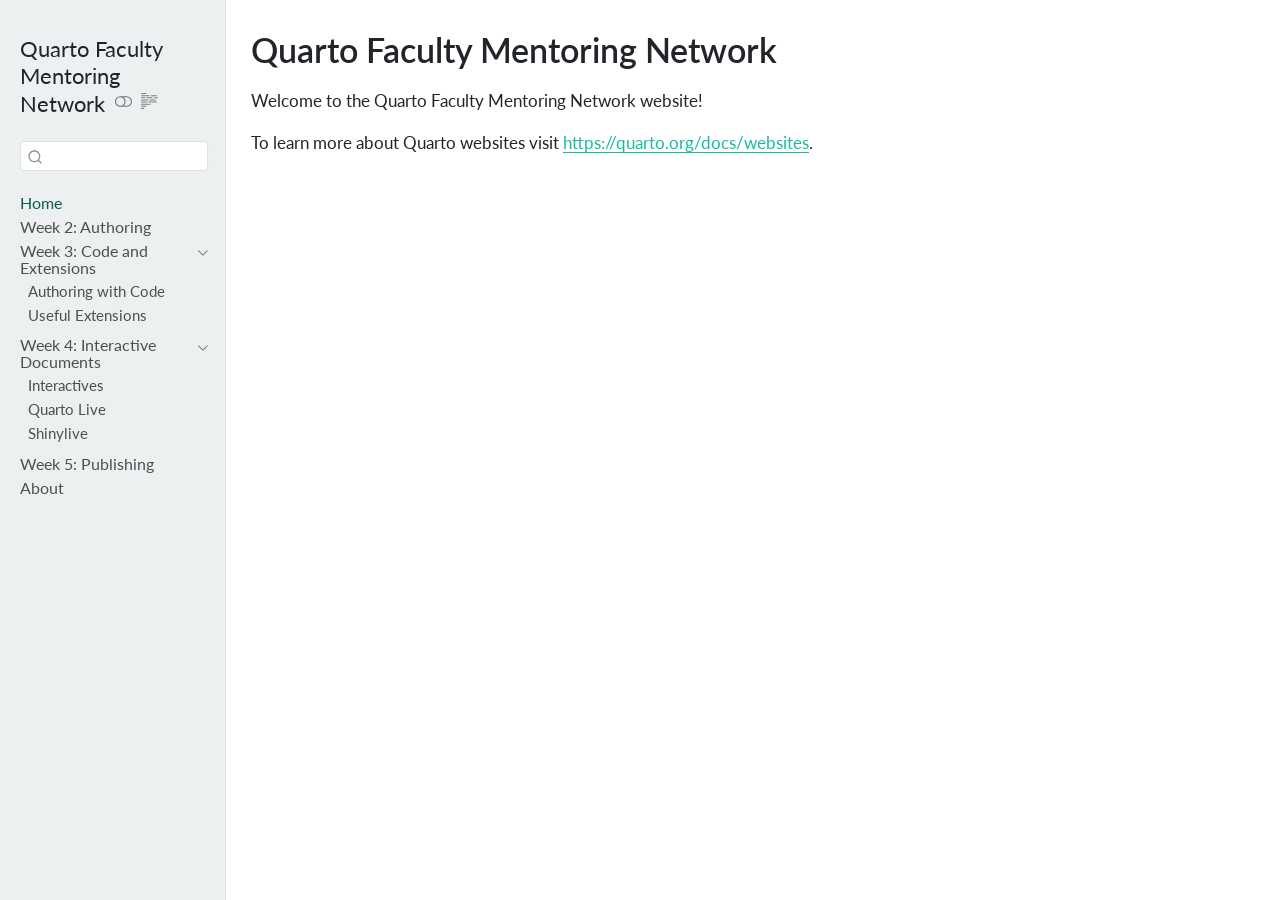
<file: index.html>
<!DOCTYPE html>
<html xmlns="http://www.w3.org/1999/xhtml" lang="en" xml:lang="en"><head>

<meta charset="utf-8">
<meta name="generator" content="quarto-1.9.36">

<meta name="viewport" content="width=device-width, initial-scale=1.0, user-scalable=yes">


<title>Quarto Faculty Mentoring Network</title>
<style>
/* Default styles provided by pandoc.
** See https://pandoc.org/MANUAL.html#variables-for-html for config info.
*/
code{white-space: pre-wrap;}
span.smallcaps{font-variant: small-caps;}
div.columns{display: flex; gap: min(4vw, 1.5em);}
div.column{flex: auto; overflow-x: auto;}
div.hanging-indent{margin-left: 1.5em; text-indent: -1.5em;}
ul.task-list{list-style: none;}
ul.task-list li input[type="checkbox"] {
  width: 0.8em;
  margin: 0 0.8em 0.2em -1em; /* quarto-specific, see https://github.com/quarto-dev/quarto-cli/issues/4556 */ 
  vertical-align: middle;
}
</style>


<script src="site_libs/quarto-nav/quarto-nav.js"></script>
<script src="site_libs/quarto-nav/headroom.min.js"></script>
<script src="site_libs/clipboard/clipboard.min.js"></script>
<script src="site_libs/quarto-search/autocomplete.umd.js"></script>
<script src="site_libs/quarto-search/fuse.min.js"></script>
<script src="site_libs/quarto-search/quarto-search.js"></script>
<meta name="quarto:offset" content="./">
<script src="site_libs/quarto-html/quarto.js" type="module"></script>
<script src="site_libs/quarto-html/tabsets/tabsets.js" type="module"></script>
<script src="site_libs/quarto-html/popper.min.js"></script>
<script src="site_libs/quarto-html/tippy.umd.min.js"></script>
<script src="site_libs/quarto-html/anchor.min.js"></script>
<link href="site_libs/quarto-html/tippy.css" rel="stylesheet">
<link href="site_libs/quarto-html/quarto-syntax-highlighting-845c23b38eaddc0f92fda52bfe77a8c8.css" rel="stylesheet" class="quarto-color-scheme" id="quarto-text-highlighting-styles">
<link href="site_libs/quarto-html/quarto-syntax-highlighting-dark-f418161beb48e0141c760e455f12af2c.css" rel="stylesheet" class="quarto-color-scheme quarto-color-alternate" id="quarto-text-highlighting-styles">
<script src="site_libs/bootstrap/bootstrap.min.js"></script>
<link href="site_libs/bootstrap/bootstrap-icons.css" rel="stylesheet">
<link href="site_libs/bootstrap/bootstrap-afa47df0b9d33c5abd1bced1eaab4b8f.min.css" rel="stylesheet" append-hash="true" class="quarto-color-scheme" id="quarto-bootstrap" data-mode="light">
<link href="site_libs/bootstrap/bootstrap-dark-ad5070471fd92383d90ec7a425ee2c80.min.css" rel="stylesheet" append-hash="true" class="quarto-color-scheme quarto-color-alternate" id="quarto-bootstrap" data-mode="dark">
<script id="quarto-search-options" type="application/json">{
  "location": "sidebar",
  "copy-button": false,
  "collapse-after": 3,
  "panel-placement": "start",
  "type": "textbox",
  "limit": 50,
  "keyboard-shortcut": [
    "f",
    "/",
    "s"
  ],
  "show-item-context": false,
  "language": {
    "search-no-results-text": "No results",
    "search-matching-documents-text": "matching documents",
    "search-copy-link-title": "Copy link to search",
    "search-hide-matches-text": "Hide additional matches",
    "search-more-match-text": "more match in this document",
    "search-more-matches-text": "more matches in this document",
    "search-clear-button-title": "Clear",
    "search-text-placeholder": "",
    "search-detached-cancel-button-title": "Cancel",
    "search-submit-button-title": "Submit",
    "search-label": "Search"
  }
}</script>
<script async="" src="https://hypothes.is/embed.js"></script>
<script>
  window.document.addEventListener("DOMContentLoaded", function (_event) {
    document.body.classList.add('hypothesis-enabled');
  });
</script>


<link rel="stylesheet" href="styles.css">
</head>

<body class="nav-sidebar docked quarto-dark"><script id="quarto-html-before-body" type="application/javascript">
    const toggleBodyColorMode = (bsSheetEl) => {
      const mode = bsSheetEl.getAttribute("data-mode");
      const bodyEl = window.document.querySelector("body");
      if (mode === "dark") {
        bodyEl.classList.add("quarto-dark");
        bodyEl.classList.remove("quarto-light");
      } else {
        bodyEl.classList.add("quarto-light");
        bodyEl.classList.remove("quarto-dark");
      }
    }
    const toggleBodyColorPrimary = () => {
      const bsSheetEl = window.document.querySelector("link#quarto-bootstrap:not([rel=disabled-stylesheet])");
      if (bsSheetEl) {
        toggleBodyColorMode(bsSheetEl);
      }
    }
    const setColorSchemeToggle = (alternate) => {
      const toggles = window.document.querySelectorAll('.quarto-color-scheme-toggle');
      for (let i=0; i < toggles.length; i++) {
        const toggle = toggles[i];
        if (toggle) {
          if (alternate) {
            toggle.classList.add("alternate");
          } else {
            toggle.classList.remove("alternate");
          }
        }
      }
    };
    const toggleColorMode = (alternate) => {
      // Switch the stylesheets
      const primaryStylesheets = window.document.querySelectorAll('link.quarto-color-scheme:not(.quarto-color-alternate)');
      const alternateStylesheets = window.document.querySelectorAll('link.quarto-color-scheme.quarto-color-alternate');
      manageTransitions('#quarto-margin-sidebar .nav-link', false);
      if (alternate) {
        // note: dark is layered on light, we don't disable primary!
        enableStylesheet(alternateStylesheets);
        for (const sheetNode of alternateStylesheets) {
          if (sheetNode.id === "quarto-bootstrap") {
            toggleBodyColorMode(sheetNode);
          }
        }
      } else {
        disableStylesheet(alternateStylesheets);
        enableStylesheet(primaryStylesheets)
        toggleBodyColorPrimary();
      }
      manageTransitions('#quarto-margin-sidebar .nav-link', true);
      // Switch the toggles
      setColorSchemeToggle(alternate)
      // Hack to workaround the fact that safari doesn't
      // properly recolor the scrollbar when toggling (#1455)
      if (navigator.userAgent.indexOf('Safari') > 0 && navigator.userAgent.indexOf('Chrome') == -1) {
        manageTransitions("body", false);
        window.scrollTo(0, 1);
        setTimeout(() => {
          window.scrollTo(0, 0);
          manageTransitions("body", true);
        }, 40);
      }
    }
    const disableStylesheet = (stylesheets) => {
      for (let i=0; i < stylesheets.length; i++) {
        const stylesheet = stylesheets[i];
        stylesheet.rel = 'disabled-stylesheet';
      }
    }
    const enableStylesheet = (stylesheets) => {
      for (let i=0; i < stylesheets.length; i++) {
        const stylesheet = stylesheets[i];
        if(stylesheet.rel !== 'stylesheet') { // for Chrome, which will still FOUC without this check
          stylesheet.rel = 'stylesheet';
        }
      }
    }
    const manageTransitions = (selector, allowTransitions) => {
      const els = window.document.querySelectorAll(selector);
      for (let i=0; i < els.length; i++) {
        const el = els[i];
        if (allowTransitions) {
          el.classList.remove('notransition');
        } else {
          el.classList.add('notransition');
        }
      }
    }
    const isFileUrl = () => {
      return window.location.protocol === 'file:';
    }
    const hasAlternateSentinel = () => {
      let styleSentinel = getColorSchemeSentinel();
      if (styleSentinel !== null) {
        return styleSentinel === "alternate";
      } else {
        return false;
      }
    }
    const setStyleSentinel = (alternate) => {
      const value = alternate ? "alternate" : "default";
      if (!isFileUrl()) {
        window.localStorage.setItem("quarto-color-scheme", value);
      } else {
        localAlternateSentinel = value;
      }
    }
    const getColorSchemeSentinel = () => {
      if (!isFileUrl()) {
        const storageValue = window.localStorage.getItem("quarto-color-scheme");
        return storageValue != null ? storageValue : localAlternateSentinel;
      } else {
        return localAlternateSentinel;
      }
    }
    const toggleGiscusIfUsed = (isAlternate, darkModeDefault) => {
      const baseTheme = document.querySelector('#giscus-base-theme')?.value ?? 'light';
      const alternateTheme = document.querySelector('#giscus-alt-theme')?.value ?? 'dark';
      let newTheme = '';
      if(authorPrefersDark) {
        newTheme = isAlternate ? baseTheme : alternateTheme;
      } else {
        newTheme = isAlternate ? alternateTheme : baseTheme;
      }
      const changeGiscusTheme = () => {
        // From: https://github.com/giscus/giscus/issues/336
        const sendMessage = (message) => {
          const iframe = document.querySelector('iframe.giscus-frame');
          if (!iframe) return;
          iframe.contentWindow.postMessage({ giscus: message }, 'https://giscus.app');
        }
        sendMessage({
          setConfig: {
            theme: newTheme
          }
        });
      }
      const isGiscussLoaded = window.document.querySelector('iframe.giscus-frame') !== null;
      if (isGiscussLoaded) {
        changeGiscusTheme();
      }
    };
    const authorPrefersDark = true;
    const queryPrefersDark = window.matchMedia('(prefers-color-scheme: dark)');
    const darkModeDefault = queryPrefersDark.matches;
    let localAlternateSentinel = darkModeDefault ? 'alternate' : 'default';
    // Dark / light mode switch
    window.quartoToggleColorScheme = () => {
      // Read the current dark / light value
      let toAlternate = !hasAlternateSentinel();
      toggleColorMode(toAlternate);
      setStyleSentinel(toAlternate);
      toggleGiscusIfUsed(toAlternate, darkModeDefault);
      window.dispatchEvent(new Event('resize'));
    };
    queryPrefersDark.addEventListener("change", e => {
      if(window.localStorage.getItem("quarto-color-scheme") !== null)
        return;
      const alternate = e.matches
      toggleColorMode(alternate);
      localAlternateSentinel = e.matches ? 'alternate' : 'default'; // this is used alongside local storage!
      toggleGiscusIfUsed(alternate, darkModeDefault);
    });
    // Switch to dark mode if need be
    if (hasAlternateSentinel()) {
      toggleColorMode(true);
    } else {
      toggleColorMode(false);
    }
  </script>

<div id="quarto-search-results"></div>
  <header id="quarto-header" class="headroom fixed-top">
  <nav class="quarto-secondary-nav">
    <div class="container-fluid d-flex">
      <button type="button" class="quarto-btn-toggle btn" data-bs-toggle="collapse" role="button" data-bs-target=".quarto-sidebar-collapse-item" aria-controls="quarto-sidebar" aria-expanded="false" aria-label="Toggle sidebar navigation" onclick="if (window.quartoToggleHeadroom) { window.quartoToggleHeadroom(); }">
        <i class="bi bi-layout-text-sidebar-reverse"></i>
      </button>
        <nav class="quarto-page-breadcrumbs" aria-label="breadcrumb"><ol class="breadcrumb"><li class="breadcrumb-item"><a href="./index.html">Home</a></li></ol></nav>
        <a class="flex-grow-1" role="navigation" data-bs-toggle="collapse" data-bs-target=".quarto-sidebar-collapse-item" aria-controls="quarto-sidebar" aria-expanded="false" aria-label="Toggle sidebar navigation" onclick="if (window.quartoToggleHeadroom) { window.quartoToggleHeadroom(); }">      
        </a>
      <button type="button" class="btn quarto-search-button" aria-label="Search" onclick="window.quartoOpenSearch();">
        <i class="bi bi-search"></i>
      </button>
    </div>
  </nav>
</header>
<!-- content -->
<div id="quarto-content" class="quarto-container page-columns page-rows-contents page-layout-article">
<!-- sidebar -->
  <nav id="quarto-sidebar" class="sidebar collapse collapse-horizontal quarto-sidebar-collapse-item sidebar-navigation docked overflow-auto">
    <div class="pt-lg-2 mt-2 text-left sidebar-header">
    <div class="sidebar-title mb-0 py-0">
      <a href="./">Quarto Faculty Mentoring Network</a> 
        <div class="sidebar-tools-main">
  <a href="" class="quarto-color-scheme-toggle quarto-navigation-tool  px-1" onclick="window.quartoToggleColorScheme(); return false;" title="Toggle dark mode"><i class="bi"></i></a>
  <a href="" class="quarto-reader-toggle quarto-navigation-tool px-1" onclick="window.quartoToggleReader(); return false;" title="Toggle reader mode">
  <div class="quarto-reader-toggle-btn">
  <i class="bi"></i>
  </div>
</a>
</div>
    </div>
      </div>
        <div class="mt-2 flex-shrink-0 align-items-center">
        <div class="sidebar-search">
        <div id="quarto-search" class="" title="Search"></div>
        </div>
        </div>
    <div class="sidebar-menu-container"> 
    <ul class="list-unstyled mt-1">
        <li class="sidebar-item">
  <div class="sidebar-item-container"> 
  <a href="./index.html" class="sidebar-item-text sidebar-link active">
 <span class="menu-text">Home</span></a>
  </div>
</li>
        <li class="sidebar-item">
  <div class="sidebar-item-container"> 
  <a href="./authoring.html" class="sidebar-item-text sidebar-link">
 <span class="menu-text">Week 2: Authoring</span></a>
  </div>
</li>
        <li class="sidebar-item sidebar-item-section">
      <div class="sidebar-item-container"> 
            <a class="sidebar-item-text sidebar-link text-start" data-bs-toggle="collapse" data-bs-target="#quarto-sidebar-section-1" role="navigation" aria-expanded="true">
 <span class="menu-text">Week 3: Code and Extensions</span></a>
          <a class="sidebar-item-toggle text-start" data-bs-toggle="collapse" data-bs-target="#quarto-sidebar-section-1" role="navigation" aria-expanded="true" aria-label="Toggle section">
            <i class="bi bi-chevron-right ms-2"></i>
          </a> 
      </div>
      <ul id="quarto-sidebar-section-1" class="collapse list-unstyled sidebar-section depth1 show">  
          <li class="sidebar-item">
  <div class="sidebar-item-container"> 
  <a href="./authoring_code.html" class="sidebar-item-text sidebar-link">
 <span class="menu-text">Authoring with Code</span></a>
  </div>
</li>
          <li class="sidebar-item">
  <div class="sidebar-item-container"> 
  <a href="./extensions.html" class="sidebar-item-text sidebar-link">
 <span class="menu-text">Useful Extensions</span></a>
  </div>
</li>
      </ul>
  </li>
        <li class="sidebar-item sidebar-item-section">
      <div class="sidebar-item-container"> 
            <a class="sidebar-item-text sidebar-link text-start" data-bs-toggle="collapse" data-bs-target="#quarto-sidebar-section-2" role="navigation" aria-expanded="true">
 <span class="menu-text">Week 4: Interactive Documents</span></a>
          <a class="sidebar-item-toggle text-start" data-bs-toggle="collapse" data-bs-target="#quarto-sidebar-section-2" role="navigation" aria-expanded="true" aria-label="Toggle section">
            <i class="bi bi-chevron-right ms-2"></i>
          </a> 
      </div>
      <ul id="quarto-sidebar-section-2" class="collapse list-unstyled sidebar-section depth1 show">  
          <li class="sidebar-item">
  <div class="sidebar-item-container"> 
  <a href="./interactives.html" class="sidebar-item-text sidebar-link">
 <span class="menu-text">Interactives</span></a>
  </div>
</li>
          <li class="sidebar-item">
  <div class="sidebar-item-container"> 
  <a href="./quarto_live.html" class="sidebar-item-text sidebar-link">
 <span class="menu-text">Quarto Live</span></a>
  </div>
</li>
          <li class="sidebar-item">
  <div class="sidebar-item-container"> 
  <a href="./shinylive.html" class="sidebar-item-text sidebar-link">
 <span class="menu-text">Shinylive</span></a>
  </div>
</li>
      </ul>
  </li>
        <li class="sidebar-item">
  <div class="sidebar-item-container"> 
  <a href="./publishing.html" class="sidebar-item-text sidebar-link">
 <span class="menu-text">Week 5: Publishing</span></a>
  </div>
</li>
        <li class="sidebar-item">
  <div class="sidebar-item-container"> 
  <a href="./about.html" class="sidebar-item-text sidebar-link">
 <span class="menu-text">About</span></a>
  </div>
</li>
    </ul>
    </div>
</nav>
<div id="quarto-sidebar-glass" class="quarto-sidebar-collapse-item" data-bs-toggle="collapse" data-bs-target=".quarto-sidebar-collapse-item"></div>
<!-- margin-sidebar -->
    <div id="quarto-margin-sidebar" class="sidebar margin-sidebar zindex-bottom">
        
    </div>
<!-- main -->
<main class="content" id="quarto-document-content">


<header id="title-block-header" class="quarto-title-block default">
<div class="quarto-title">
<h1 class="title">Quarto Faculty Mentoring Network</h1>
</div>



<div class="quarto-title-meta">

    
  
    
  </div>
  


</header>


<p>Welcome to the Quarto Faculty Mentoring Network website!</p>
<p>To learn more about Quarto websites visit <a href="https://quarto.org/docs/websites" class="uri">https://quarto.org/docs/websites</a>.</p>



</main> <!-- /main -->
<script id="quarto-html-after-body" type="application/javascript">
  window.document.addEventListener("DOMContentLoaded", function (event) {
    // Ensure there is a toggle, if there isn't float one in the top right
    if (window.document.querySelector('.quarto-color-scheme-toggle') === null) {
      const a = window.document.createElement('a');
      a.classList.add('top-right');
      a.classList.add('quarto-color-scheme-toggle');
      a.href = "";
      a.onclick = function() { try { window.quartoToggleColorScheme(); } catch {} return false; };
      const i = window.document.createElement("i");
      i.classList.add('bi');
      a.appendChild(i);
      window.document.body.appendChild(a);
    }
    setColorSchemeToggle(hasAlternateSentinel())
    const icon = "";
    const anchorJS = new window.AnchorJS();
    anchorJS.options = {
      placement: 'right',
      icon: icon
    };
    anchorJS.add('.anchored');
    const isCodeAnnotation = (el) => {
      for (const clz of el.classList) {
        if (clz.startsWith('code-annotation-')) {                     
          return true;
        }
      }
      return false;
    }
    const onCopySuccess = function(e) {
      // button target
      const button = e.trigger;
      // don't keep focus
      button.blur();
      // flash "checked"
      button.classList.add('code-copy-button-checked');
      var currentTitle = button.getAttribute("title");
      button.setAttribute("title", "Copied!");
      let tooltip;
      if (window.bootstrap) {
        button.setAttribute("data-bs-toggle", "tooltip");
        button.setAttribute("data-bs-placement", "left");
        button.setAttribute("data-bs-title", "Copied!");
        tooltip = new bootstrap.Tooltip(button, 
          { trigger: "manual", 
            customClass: "code-copy-button-tooltip",
            offset: [0, -8]});
        tooltip.show();    
      }
      setTimeout(function() {
        if (tooltip) {
          tooltip.hide();
          button.removeAttribute("data-bs-title");
          button.removeAttribute("data-bs-toggle");
          button.removeAttribute("data-bs-placement");
        }
        button.setAttribute("title", currentTitle);
        button.classList.remove('code-copy-button-checked');
      }, 1000);
      // clear code selection
      e.clearSelection();
    }
    const getTextToCopy = function(trigger) {
      const outerScaffold = trigger.parentElement.cloneNode(true);
      const codeEl = outerScaffold.querySelector('code');
      for (const childEl of codeEl.children) {
        if (isCodeAnnotation(childEl)) {
          childEl.remove();
        }
      }
      return codeEl.innerText;
    }
    const clipboard = new window.ClipboardJS('.code-copy-button:not([data-in-quarto-modal])', {
      text: getTextToCopy
    });
    clipboard.on('success', onCopySuccess);
    if (window.document.getElementById('quarto-embedded-source-code-modal')) {
      const clipboardModal = new window.ClipboardJS('.code-copy-button[data-in-quarto-modal]', {
        text: getTextToCopy,
        container: window.document.getElementById('quarto-embedded-source-code-modal')
      });
      clipboardModal.on('success', onCopySuccess);
    }
      var localhostRegex = new RegExp(/^(?:http|https):\/\/localhost\:?[0-9]*\//);
      var mailtoRegex = new RegExp(/^mailto:/);
        var filterRegex = new RegExp("https:\/\/mdlama\.github\.io\/quartofmn\/");
      var isInternal = (href) => {
          return filterRegex.test(href) || localhostRegex.test(href) || mailtoRegex.test(href);
      }
      // Inspect non-navigation links and adorn them if external
     var links = window.document.querySelectorAll('a[href]:not(.nav-link):not(.navbar-brand):not(.toc-action):not(.sidebar-link):not(.sidebar-item-toggle):not(.pagination-link):not(.no-external):not([aria-hidden]):not(.dropdown-item):not(.quarto-navigation-tool):not(.about-link)');
      for (var i=0; i<links.length; i++) {
        const link = links[i];
        if (!isInternal(link.href)) {
          // undo the damage that might have been done by quarto-nav.js in the case of
          // links that we want to consider external
          if (link.dataset.originalHref !== undefined) {
            link.href = link.dataset.originalHref;
          }
        }
      }
    function tippyHover(el, contentFn, onTriggerFn, onUntriggerFn) {
      const config = {
        allowHTML: true,
        maxWidth: 500,
        delay: 100,
        arrow: false,
        appendTo: function(el) {
            return el.parentElement;
        },
        interactive: true,
        interactiveBorder: 10,
        theme: 'quarto',
        placement: 'bottom-start',
      };
      if (contentFn) {
        config.content = contentFn;
      }
      if (onTriggerFn) {
        config.onTrigger = onTriggerFn;
      }
      if (onUntriggerFn) {
        config.onUntrigger = onUntriggerFn;
      }
      window.tippy(el, config); 
    }
    const noterefs = window.document.querySelectorAll('a[role="doc-noteref"]');
    for (var i=0; i<noterefs.length; i++) {
      const ref = noterefs[i];
      tippyHover(ref, function() {
        // use id or data attribute instead here
        let href = ref.getAttribute('data-footnote-href') || ref.getAttribute('href');
        try { href = new URL(href).hash; } catch {}
        const id = href.replace(/^#\/?/, "");
        const note = window.document.getElementById(id);
        if (note) {
          return note.innerHTML;
        } else {
          return "";
        }
      });
    }
    const xrefs = window.document.querySelectorAll('a.quarto-xref');
    const processXRef = (id, note) => {
      // Strip column container classes
      const stripColumnClz = (el) => {
        el.classList.remove("page-full", "page-columns");
        if (el.children) {
          for (const child of el.children) {
            stripColumnClz(child);
          }
        }
      }
      stripColumnClz(note)
      if (id === null || id.startsWith('sec-')) {
        // Special case sections, only their first couple elements
        const container = document.createElement("div");
        if (note.children && note.children.length > 2) {
          container.appendChild(note.children[0].cloneNode(true));
          for (let i = 1; i < note.children.length; i++) {
            const child = note.children[i];
            if (child.tagName === "P" && child.innerText === "") {
              continue;
            } else {
              container.appendChild(child.cloneNode(true));
              break;
            }
          }
          if (window.Quarto?.typesetMath) {
            window.Quarto.typesetMath(container);
          }
          return container.innerHTML
        } else {
          if (window.Quarto?.typesetMath) {
            window.Quarto.typesetMath(note);
          }
          return note.innerHTML;
        }
      } else {
        // Remove any anchor links if they are present
        const anchorLink = note.querySelector('a.anchorjs-link');
        if (anchorLink) {
          anchorLink.remove();
        }
        if (window.Quarto?.typesetMath) {
          window.Quarto.typesetMath(note);
        }
        if (note.classList.contains("callout")) {
          return note.outerHTML;
        } else {
          return note.innerHTML;
        }
      }
    }
    for (var i=0; i<xrefs.length; i++) {
      const xref = xrefs[i];
      tippyHover(xref, undefined, function(instance) {
        instance.disable();
        let url = xref.getAttribute('href');
        let hash = undefined; 
        if (url.startsWith('#')) {
          hash = url;
        } else {
          try { hash = new URL(url).hash; } catch {}
        }
        if (hash) {
          const id = hash.replace(/^#\/?/, "");
          const note = window.document.getElementById(id);
          if (note !== null) {
            try {
              const html = processXRef(id, note.cloneNode(true));
              instance.setContent(html);
            } finally {
              instance.enable();
              instance.show();
            }
          } else {
            // See if we can fetch this
            fetch(url.split('#')[0])
            .then(res => res.text())
            .then(html => {
              const parser = new DOMParser();
              const htmlDoc = parser.parseFromString(html, "text/html");
              const note = htmlDoc.getElementById(id);
              if (note !== null) {
                const html = processXRef(id, note);
                instance.setContent(html);
              } 
            }).finally(() => {
              instance.enable();
              instance.show();
            });
          }
        } else {
          // See if we can fetch a full url (with no hash to target)
          // This is a special case and we should probably do some content thinning / targeting
          fetch(url)
          .then(res => res.text())
          .then(html => {
            const parser = new DOMParser();
            const htmlDoc = parser.parseFromString(html, "text/html");
            const note = htmlDoc.querySelector('main.content');
            if (note !== null) {
              // This should only happen for chapter cross references
              // (since there is no id in the URL)
              // remove the first header
              if (note.children.length > 0 && note.children[0].tagName === "HEADER") {
                note.children[0].remove();
              }
              const html = processXRef(null, note);
              instance.setContent(html);
            } 
          }).finally(() => {
            instance.enable();
            instance.show();
          });
        }
      }, function(instance) {
      });
    }
        let selectedAnnoteEl;
        const selectorForAnnotation = ( cell, annotation) => {
          let cellAttr = 'data-code-cell="' + cell + '"';
          let lineAttr = 'data-code-annotation="' +  annotation + '"';
          const selector = 'span[' + cellAttr + '][' + lineAttr + ']';
          return selector;
        }
        const selectCodeLines = (annoteEl) => {
          const doc = window.document;
          const targetCell = annoteEl.getAttribute("data-target-cell");
          const targetAnnotation = annoteEl.getAttribute("data-target-annotation");
          const annoteSpan = window.document.querySelector(selectorForAnnotation(targetCell, targetAnnotation));
          const lines = annoteSpan.getAttribute("data-code-lines").split(",");
          const lineIds = lines.map((line) => {
            return targetCell + "-" + line;
          })
          let top = null;
          let height = null;
          let parent = null;
          if (lineIds.length > 0) {
              //compute the position of the single el (top and bottom and make a div)
              const el = window.document.getElementById(lineIds[0]);
              top = el.offsetTop;
              height = el.offsetHeight;
              parent = el.parentElement.parentElement;
            if (lineIds.length > 1) {
              const lastEl = window.document.getElementById(lineIds[lineIds.length - 1]);
              const bottom = lastEl.offsetTop + lastEl.offsetHeight;
              height = bottom - top;
            }
            if (top !== null && height !== null && parent !== null) {
              // cook up a div (if necessary) and position it 
              let div = window.document.getElementById("code-annotation-line-highlight");
              if (div === null) {
                div = window.document.createElement("div");
                div.setAttribute("id", "code-annotation-line-highlight");
                div.style.position = 'absolute';
                parent.appendChild(div);
              }
              div.style.top = top - 2 + "px";
              div.style.height = height + 4 + "px";
              div.style.left = 0;
              let gutterDiv = window.document.getElementById("code-annotation-line-highlight-gutter");
              if (gutterDiv === null) {
                gutterDiv = window.document.createElement("div");
                gutterDiv.setAttribute("id", "code-annotation-line-highlight-gutter");
                gutterDiv.style.position = 'absolute';
                const codeCell = window.document.getElementById(targetCell);
                const gutter = codeCell.querySelector('.code-annotation-gutter');
                gutter.appendChild(gutterDiv);
              }
              gutterDiv.style.top = top - 2 + "px";
              gutterDiv.style.height = height + 4 + "px";
            }
            selectedAnnoteEl = annoteEl;
          }
        };
        const unselectCodeLines = () => {
          const elementsIds = ["code-annotation-line-highlight", "code-annotation-line-highlight-gutter"];
          elementsIds.forEach((elId) => {
            const div = window.document.getElementById(elId);
            if (div) {
              div.remove();
            }
          });
          selectedAnnoteEl = undefined;
        };
          // Handle positioning of the toggle
      window.addEventListener(
        "resize",
        throttle(() => {
          elRect = undefined;
          if (selectedAnnoteEl) {
            selectCodeLines(selectedAnnoteEl);
          }
        }, 10)
      );
      function throttle(fn, ms) {
      let throttle = false;
      let timer;
        return (...args) => {
          if(!throttle) { // first call gets through
              fn.apply(this, args);
              throttle = true;
          } else { // all the others get throttled
              if(timer) clearTimeout(timer); // cancel #2
              timer = setTimeout(() => {
                fn.apply(this, args);
                timer = throttle = false;
              }, ms);
          }
        };
      }
        // Attach click handler to the DT
        const annoteDls = window.document.querySelectorAll('dt[data-target-cell]');
        for (const annoteDlNode of annoteDls) {
          annoteDlNode.addEventListener('click', (event) => {
            const clickedEl = event.target;
            if (clickedEl !== selectedAnnoteEl) {
              unselectCodeLines();
              const activeEl = window.document.querySelector('dt[data-target-cell].code-annotation-active');
              if (activeEl) {
                activeEl.classList.remove('code-annotation-active');
              }
              selectCodeLines(clickedEl);
              clickedEl.classList.add('code-annotation-active');
            } else {
              // Unselect the line
              unselectCodeLines();
              clickedEl.classList.remove('code-annotation-active');
            }
          });
        }
    const findCites = (el) => {
      const parentEl = el.parentElement;
      if (parentEl) {
        const cites = parentEl.dataset.cites;
        if (cites) {
          return {
            el,
            cites: cites.split(' ')
          };
        } else {
          return findCites(el.parentElement)
        }
      } else {
        return undefined;
      }
    };
    var bibliorefs = window.document.querySelectorAll('a[role="doc-biblioref"]');
    for (var i=0; i<bibliorefs.length; i++) {
      const ref = bibliorefs[i];
      const citeInfo = findCites(ref);
      if (citeInfo) {
        tippyHover(citeInfo.el, function() {
          var popup = window.document.createElement('div');
          citeInfo.cites.forEach(function(cite) {
            var citeDiv = window.document.createElement('div');
            citeDiv.classList.add('hanging-indent');
            citeDiv.classList.add('csl-entry');
            var biblioDiv = window.document.getElementById('ref-' + cite);
            if (biblioDiv) {
              citeDiv.innerHTML = biblioDiv.innerHTML;
            }
            popup.appendChild(citeDiv);
          });
          return popup.innerHTML;
        });
      }
    }
  });
  </script>
<input type="hidden" id="giscus-base-theme" value="dark">
<input type="hidden" id="giscus-alt-theme" value="light">
<script>
  function loadGiscus() {
    // Function to get the theme based on body class
    const getTheme = () => {
      let baseTheme = document.getElementById('giscus-base-theme').value;
      let altTheme = document.getElementById('giscus-alt-theme').value;
      if (authorPrefersDark) {
          [baseTheme, altTheme] = [altTheme, baseTheme];
      }
      return document.body.classList.contains('quarto-dark') ? altTheme : baseTheme;
    };
    const script = document.createElement("script");
    script.src = "https://giscus.app/client.js";
    script.async = true;
    script.dataset.repo = "mdlama/quartofmn";
    script.dataset.repoId = "R_kgDORgEd_g";
    script.dataset.category = "General";
    script.dataset.categoryId = "DIC_kwDORgEd_s4C4vjc";
    script.dataset.mapping = "title";
    script.dataset.reactionsEnabled = "1";
    script.dataset.emitMetadata = "0";
    script.dataset.inputPosition = "top";
    script.dataset.theme = getTheme();
    script.dataset.lang = "en";
    script.crossOrigin = "anonymous";
    // Append the script to the desired div instead of at the end of the body
    document.getElementById("quarto-content").appendChild(script);
  }
  loadGiscus();
</script>
</div> <!-- /content -->




</body></html>
</file>
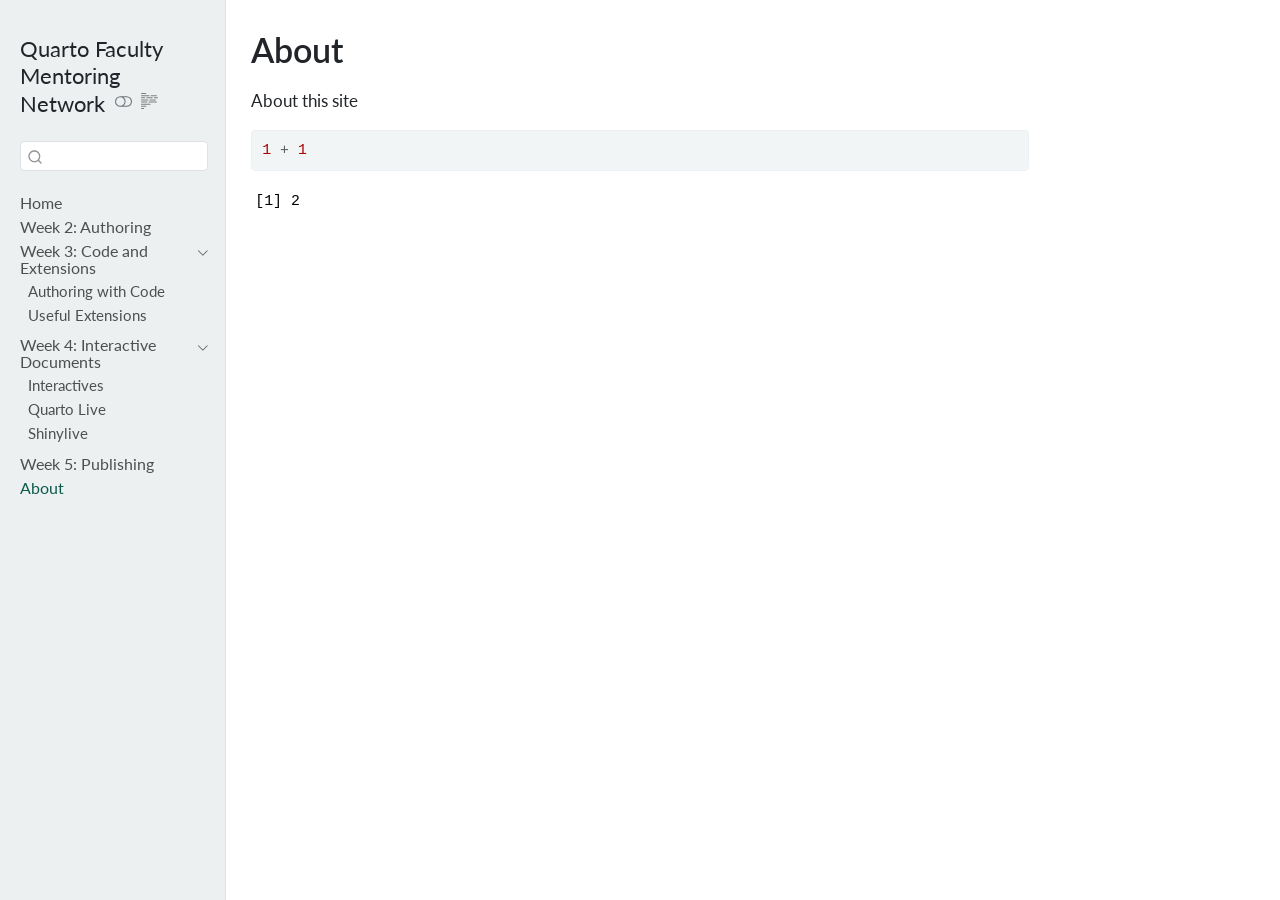
<file: about.html>
<!DOCTYPE html>
<html xmlns="http://www.w3.org/1999/xhtml" lang="en" xml:lang="en"><head>

<meta charset="utf-8">
<meta name="generator" content="quarto-1.9.36">

<meta name="viewport" content="width=device-width, initial-scale=1.0, user-scalable=yes">


<title>About – Quarto Faculty Mentoring Network</title>
<style>
/* Default styles provided by pandoc.
** See https://pandoc.org/MANUAL.html#variables-for-html for config info.
*/
code{white-space: pre-wrap;}
span.smallcaps{font-variant: small-caps;}
div.columns{display: flex; gap: min(4vw, 1.5em);}
div.column{flex: auto; overflow-x: auto;}
div.hanging-indent{margin-left: 1.5em; text-indent: -1.5em;}
ul.task-list{list-style: none;}
ul.task-list li input[type="checkbox"] {
  width: 0.8em;
  margin: 0 0.8em 0.2em -1em; /* quarto-specific, see https://github.com/quarto-dev/quarto-cli/issues/4556 */ 
  vertical-align: middle;
}
/* CSS for syntax highlighting */
html { -webkit-text-size-adjust: 100%; }
pre > code.sourceCode { white-space: pre; position: relative; }
pre > code.sourceCode > span { display: inline-block; line-height: 1.25; }
pre > code.sourceCode > span:empty { height: 1.2em; }
.sourceCode { overflow: visible; }
code.sourceCode > span { color: inherit; text-decoration: inherit; }
div.sourceCode { margin: 1em 0; }
pre.sourceCode { margin: 0; }
@media screen {
div.sourceCode { overflow: auto; }
}
@media print {
pre > code.sourceCode { white-space: pre-wrap; }
pre > code.sourceCode > span { text-indent: -5em; padding-left: 5em; }
}
pre.numberSource code
  { counter-reset: source-line 0; }
pre.numberSource code > span
  { position: relative; left: -4em; counter-increment: source-line; }
pre.numberSource code > span > a:first-child::before
  { content: counter(source-line);
    position: relative; left: -1em; text-align: right; vertical-align: baseline;
    border: none; display: inline-block;
    -webkit-touch-callout: none; -webkit-user-select: none;
    -khtml-user-select: none; -moz-user-select: none;
    -ms-user-select: none; user-select: none;
    padding: 0 4px; width: 4em;
  }
pre.numberSource { margin-left: 3em;  padding-left: 4px; }
div.sourceCode
  {   }
@media screen {
pre > code.sourceCode > span > a:first-child::before { text-decoration: underline; }
}
</style>


<script src="site_libs/quarto-nav/quarto-nav.js"></script>
<script src="site_libs/quarto-nav/headroom.min.js"></script>
<script src="site_libs/clipboard/clipboard.min.js"></script>
<script src="site_libs/quarto-search/autocomplete.umd.js"></script>
<script src="site_libs/quarto-search/fuse.min.js"></script>
<script src="site_libs/quarto-search/quarto-search.js"></script>
<meta name="quarto:offset" content="./">
<script src="site_libs/quarto-html/quarto.js" type="module"></script>
<script src="site_libs/quarto-html/tabsets/tabsets.js" type="module"></script>
<script src="site_libs/quarto-html/popper.min.js"></script>
<script src="site_libs/quarto-html/tippy.umd.min.js"></script>
<script src="site_libs/quarto-html/anchor.min.js"></script>
<link href="site_libs/quarto-html/tippy.css" rel="stylesheet">
<link href="site_libs/quarto-html/quarto-syntax-highlighting-845c23b38eaddc0f92fda52bfe77a8c8.css" rel="stylesheet" class="quarto-color-scheme" id="quarto-text-highlighting-styles">
<link href="site_libs/quarto-html/quarto-syntax-highlighting-dark-f418161beb48e0141c760e455f12af2c.css" rel="stylesheet" class="quarto-color-scheme quarto-color-alternate" id="quarto-text-highlighting-styles">
<script src="site_libs/bootstrap/bootstrap.min.js"></script>
<link href="site_libs/bootstrap/bootstrap-icons.css" rel="stylesheet">
<link href="site_libs/bootstrap/bootstrap-afa47df0b9d33c5abd1bced1eaab4b8f.min.css" rel="stylesheet" append-hash="true" class="quarto-color-scheme" id="quarto-bootstrap" data-mode="light">
<link href="site_libs/bootstrap/bootstrap-dark-ad5070471fd92383d90ec7a425ee2c80.min.css" rel="stylesheet" append-hash="true" class="quarto-color-scheme quarto-color-alternate" id="quarto-bootstrap" data-mode="dark">
<script id="quarto-search-options" type="application/json">{
  "location": "sidebar",
  "copy-button": false,
  "collapse-after": 3,
  "panel-placement": "start",
  "type": "textbox",
  "limit": 50,
  "keyboard-shortcut": [
    "f",
    "/",
    "s"
  ],
  "show-item-context": false,
  "language": {
    "search-no-results-text": "No results",
    "search-matching-documents-text": "matching documents",
    "search-copy-link-title": "Copy link to search",
    "search-hide-matches-text": "Hide additional matches",
    "search-more-match-text": "more match in this document",
    "search-more-matches-text": "more matches in this document",
    "search-clear-button-title": "Clear",
    "search-text-placeholder": "",
    "search-detached-cancel-button-title": "Cancel",
    "search-submit-button-title": "Submit",
    "search-label": "Search"
  }
}</script>
<script async="" src="https://hypothes.is/embed.js"></script>
<script>
  window.document.addEventListener("DOMContentLoaded", function (_event) {
    document.body.classList.add('hypothesis-enabled');
  });
</script>
<link href="site_libs/pagedtable-1.1/css/pagedtable.css" rel="stylesheet">
<script src="site_libs/pagedtable-1.1/js/pagedtable.js"></script>


<link rel="stylesheet" href="styles.css">
</head>

<body class="nav-sidebar docked quarto-dark"><script id="quarto-html-before-body" type="application/javascript">
    const toggleBodyColorMode = (bsSheetEl) => {
      const mode = bsSheetEl.getAttribute("data-mode");
      const bodyEl = window.document.querySelector("body");
      if (mode === "dark") {
        bodyEl.classList.add("quarto-dark");
        bodyEl.classList.remove("quarto-light");
      } else {
        bodyEl.classList.add("quarto-light");
        bodyEl.classList.remove("quarto-dark");
      }
    }
    const toggleBodyColorPrimary = () => {
      const bsSheetEl = window.document.querySelector("link#quarto-bootstrap:not([rel=disabled-stylesheet])");
      if (bsSheetEl) {
        toggleBodyColorMode(bsSheetEl);
      }
    }
    const setColorSchemeToggle = (alternate) => {
      const toggles = window.document.querySelectorAll('.quarto-color-scheme-toggle');
      for (let i=0; i < toggles.length; i++) {
        const toggle = toggles[i];
        if (toggle) {
          if (alternate) {
            toggle.classList.add("alternate");
          } else {
            toggle.classList.remove("alternate");
          }
        }
      }
    };
    const toggleColorMode = (alternate) => {
      // Switch the stylesheets
      const primaryStylesheets = window.document.querySelectorAll('link.quarto-color-scheme:not(.quarto-color-alternate)');
      const alternateStylesheets = window.document.querySelectorAll('link.quarto-color-scheme.quarto-color-alternate');
      manageTransitions('#quarto-margin-sidebar .nav-link', false);
      if (alternate) {
        // note: dark is layered on light, we don't disable primary!
        enableStylesheet(alternateStylesheets);
        for (const sheetNode of alternateStylesheets) {
          if (sheetNode.id === "quarto-bootstrap") {
            toggleBodyColorMode(sheetNode);
          }
        }
      } else {
        disableStylesheet(alternateStylesheets);
        enableStylesheet(primaryStylesheets)
        toggleBodyColorPrimary();
      }
      manageTransitions('#quarto-margin-sidebar .nav-link', true);
      // Switch the toggles
      setColorSchemeToggle(alternate)
      // Hack to workaround the fact that safari doesn't
      // properly recolor the scrollbar when toggling (#1455)
      if (navigator.userAgent.indexOf('Safari') > 0 && navigator.userAgent.indexOf('Chrome') == -1) {
        manageTransitions("body", false);
        window.scrollTo(0, 1);
        setTimeout(() => {
          window.scrollTo(0, 0);
          manageTransitions("body", true);
        }, 40);
      }
    }
    const disableStylesheet = (stylesheets) => {
      for (let i=0; i < stylesheets.length; i++) {
        const stylesheet = stylesheets[i];
        stylesheet.rel = 'disabled-stylesheet';
      }
    }
    const enableStylesheet = (stylesheets) => {
      for (let i=0; i < stylesheets.length; i++) {
        const stylesheet = stylesheets[i];
        if(stylesheet.rel !== 'stylesheet') { // for Chrome, which will still FOUC without this check
          stylesheet.rel = 'stylesheet';
        }
      }
    }
    const manageTransitions = (selector, allowTransitions) => {
      const els = window.document.querySelectorAll(selector);
      for (let i=0; i < els.length; i++) {
        const el = els[i];
        if (allowTransitions) {
          el.classList.remove('notransition');
        } else {
          el.classList.add('notransition');
        }
      }
    }
    const isFileUrl = () => {
      return window.location.protocol === 'file:';
    }
    const hasAlternateSentinel = () => {
      let styleSentinel = getColorSchemeSentinel();
      if (styleSentinel !== null) {
        return styleSentinel === "alternate";
      } else {
        return false;
      }
    }
    const setStyleSentinel = (alternate) => {
      const value = alternate ? "alternate" : "default";
      if (!isFileUrl()) {
        window.localStorage.setItem("quarto-color-scheme", value);
      } else {
        localAlternateSentinel = value;
      }
    }
    const getColorSchemeSentinel = () => {
      if (!isFileUrl()) {
        const storageValue = window.localStorage.getItem("quarto-color-scheme");
        return storageValue != null ? storageValue : localAlternateSentinel;
      } else {
        return localAlternateSentinel;
      }
    }
    const toggleGiscusIfUsed = (isAlternate, darkModeDefault) => {
      const baseTheme = document.querySelector('#giscus-base-theme')?.value ?? 'light';
      const alternateTheme = document.querySelector('#giscus-alt-theme')?.value ?? 'dark';
      let newTheme = '';
      if(authorPrefersDark) {
        newTheme = isAlternate ? baseTheme : alternateTheme;
      } else {
        newTheme = isAlternate ? alternateTheme : baseTheme;
      }
      const changeGiscusTheme = () => {
        // From: https://github.com/giscus/giscus/issues/336
        const sendMessage = (message) => {
          const iframe = document.querySelector('iframe.giscus-frame');
          if (!iframe) return;
          iframe.contentWindow.postMessage({ giscus: message }, 'https://giscus.app');
        }
        sendMessage({
          setConfig: {
            theme: newTheme
          }
        });
      }
      const isGiscussLoaded = window.document.querySelector('iframe.giscus-frame') !== null;
      if (isGiscussLoaded) {
        changeGiscusTheme();
      }
    };
    const authorPrefersDark = true;
    const queryPrefersDark = window.matchMedia('(prefers-color-scheme: dark)');
    const darkModeDefault = queryPrefersDark.matches;
    let localAlternateSentinel = darkModeDefault ? 'alternate' : 'default';
    // Dark / light mode switch
    window.quartoToggleColorScheme = () => {
      // Read the current dark / light value
      let toAlternate = !hasAlternateSentinel();
      toggleColorMode(toAlternate);
      setStyleSentinel(toAlternate);
      toggleGiscusIfUsed(toAlternate, darkModeDefault);
      window.dispatchEvent(new Event('resize'));
    };
    queryPrefersDark.addEventListener("change", e => {
      if(window.localStorage.getItem("quarto-color-scheme") !== null)
        return;
      const alternate = e.matches
      toggleColorMode(alternate);
      localAlternateSentinel = e.matches ? 'alternate' : 'default'; // this is used alongside local storage!
      toggleGiscusIfUsed(alternate, darkModeDefault);
    });
    // Switch to dark mode if need be
    if (hasAlternateSentinel()) {
      toggleColorMode(true);
    } else {
      toggleColorMode(false);
    }
  </script>

<div id="quarto-search-results"></div>
  <header id="quarto-header" class="headroom fixed-top">
  <nav class="quarto-secondary-nav">
    <div class="container-fluid d-flex">
      <button type="button" class="quarto-btn-toggle btn" data-bs-toggle="collapse" role="button" data-bs-target=".quarto-sidebar-collapse-item" aria-controls="quarto-sidebar" aria-expanded="false" aria-label="Toggle sidebar navigation" onclick="if (window.quartoToggleHeadroom) { window.quartoToggleHeadroom(); }">
        <i class="bi bi-layout-text-sidebar-reverse"></i>
      </button>
        <nav class="quarto-page-breadcrumbs" aria-label="breadcrumb"><ol class="breadcrumb"><li class="breadcrumb-item"><a href="./about.html">About</a></li></ol></nav>
        <a class="flex-grow-1" role="navigation" data-bs-toggle="collapse" data-bs-target=".quarto-sidebar-collapse-item" aria-controls="quarto-sidebar" aria-expanded="false" aria-label="Toggle sidebar navigation" onclick="if (window.quartoToggleHeadroom) { window.quartoToggleHeadroom(); }">      
        </a>
      <button type="button" class="btn quarto-search-button" aria-label="Search" onclick="window.quartoOpenSearch();">
        <i class="bi bi-search"></i>
      </button>
    </div>
  </nav>
</header>
<!-- content -->
<div id="quarto-content" class="quarto-container page-columns page-rows-contents page-layout-article">
<!-- sidebar -->
  <nav id="quarto-sidebar" class="sidebar collapse collapse-horizontal quarto-sidebar-collapse-item sidebar-navigation docked overflow-auto">
    <div class="pt-lg-2 mt-2 text-left sidebar-header">
    <div class="sidebar-title mb-0 py-0">
      <a href="./">Quarto Faculty Mentoring Network</a> 
        <div class="sidebar-tools-main">
  <a href="" class="quarto-color-scheme-toggle quarto-navigation-tool  px-1" onclick="window.quartoToggleColorScheme(); return false;" title="Toggle dark mode"><i class="bi"></i></a>
  <a href="" class="quarto-reader-toggle quarto-navigation-tool px-1" onclick="window.quartoToggleReader(); return false;" title="Toggle reader mode">
  <div class="quarto-reader-toggle-btn">
  <i class="bi"></i>
  </div>
</a>
</div>
    </div>
      </div>
        <div class="mt-2 flex-shrink-0 align-items-center">
        <div class="sidebar-search">
        <div id="quarto-search" class="" title="Search"></div>
        </div>
        </div>
    <div class="sidebar-menu-container"> 
    <ul class="list-unstyled mt-1">
        <li class="sidebar-item">
  <div class="sidebar-item-container"> 
  <a href="./index.html" class="sidebar-item-text sidebar-link">
 <span class="menu-text">Home</span></a>
  </div>
</li>
        <li class="sidebar-item">
  <div class="sidebar-item-container"> 
  <a href="./authoring.html" class="sidebar-item-text sidebar-link">
 <span class="menu-text">Week 2: Authoring</span></a>
  </div>
</li>
        <li class="sidebar-item sidebar-item-section">
      <div class="sidebar-item-container"> 
            <a class="sidebar-item-text sidebar-link text-start" data-bs-toggle="collapse" data-bs-target="#quarto-sidebar-section-1" role="navigation" aria-expanded="true">
 <span class="menu-text">Week 3: Code and Extensions</span></a>
          <a class="sidebar-item-toggle text-start" data-bs-toggle="collapse" data-bs-target="#quarto-sidebar-section-1" role="navigation" aria-expanded="true" aria-label="Toggle section">
            <i class="bi bi-chevron-right ms-2"></i>
          </a> 
      </div>
      <ul id="quarto-sidebar-section-1" class="collapse list-unstyled sidebar-section depth1 show">  
          <li class="sidebar-item">
  <div class="sidebar-item-container"> 
  <a href="./authoring_code.html" class="sidebar-item-text sidebar-link">
 <span class="menu-text">Authoring with Code</span></a>
  </div>
</li>
          <li class="sidebar-item">
  <div class="sidebar-item-container"> 
  <a href="./extensions.html" class="sidebar-item-text sidebar-link">
 <span class="menu-text">Useful Extensions</span></a>
  </div>
</li>
      </ul>
  </li>
        <li class="sidebar-item sidebar-item-section">
      <div class="sidebar-item-container"> 
            <a class="sidebar-item-text sidebar-link text-start" data-bs-toggle="collapse" data-bs-target="#quarto-sidebar-section-2" role="navigation" aria-expanded="true">
 <span class="menu-text">Week 4: Interactive Documents</span></a>
          <a class="sidebar-item-toggle text-start" data-bs-toggle="collapse" data-bs-target="#quarto-sidebar-section-2" role="navigation" aria-expanded="true" aria-label="Toggle section">
            <i class="bi bi-chevron-right ms-2"></i>
          </a> 
      </div>
      <ul id="quarto-sidebar-section-2" class="collapse list-unstyled sidebar-section depth1 show">  
          <li class="sidebar-item">
  <div class="sidebar-item-container"> 
  <a href="./interactives.html" class="sidebar-item-text sidebar-link">
 <span class="menu-text">Interactives</span></a>
  </div>
</li>
          <li class="sidebar-item">
  <div class="sidebar-item-container"> 
  <a href="./quarto_live.html" class="sidebar-item-text sidebar-link">
 <span class="menu-text">Quarto Live</span></a>
  </div>
</li>
          <li class="sidebar-item">
  <div class="sidebar-item-container"> 
  <a href="./shinylive.html" class="sidebar-item-text sidebar-link">
 <span class="menu-text">Shinylive</span></a>
  </div>
</li>
      </ul>
  </li>
        <li class="sidebar-item">
  <div class="sidebar-item-container"> 
  <a href="./publishing.html" class="sidebar-item-text sidebar-link">
 <span class="menu-text">Week 5: Publishing</span></a>
  </div>
</li>
        <li class="sidebar-item">
  <div class="sidebar-item-container"> 
  <a href="./about.html" class="sidebar-item-text sidebar-link active">
 <span class="menu-text">About</span></a>
  </div>
</li>
    </ul>
    </div>
</nav>
<div id="quarto-sidebar-glass" class="quarto-sidebar-collapse-item" data-bs-toggle="collapse" data-bs-target=".quarto-sidebar-collapse-item"></div>
<!-- margin-sidebar -->
    <div id="quarto-margin-sidebar" class="sidebar margin-sidebar zindex-bottom">
        
    </div>
<!-- main -->
<main class="content" id="quarto-document-content">


<header id="title-block-header" class="quarto-title-block default">
<div class="quarto-title">
<h1 class="title">About</h1>
</div>



<div class="quarto-title-meta">

    
  
    
  </div>
  


</header>


<p>About this site</p>
<div class="cell">
<div class="code-copy-outer-scaffold"><div class="sourceCode cell-code" id="cb1"><pre class="sourceCode r code-with-copy"><code class="sourceCode r"><span id="cb1-1"><a href="#cb1-1" aria-hidden="true" tabindex="-1"></a><span class="dv">1</span> <span class="sc">+</span> <span class="dv">1</span></span></code></pre></div><button title="Copy to Clipboard" class="code-copy-button"><i class="bi"></i></button></div>
<div class="cell-output cell-output-stdout">
<pre><code>[1] 2</code></pre>
</div>
</div>



</main> <!-- /main -->
<script id="quarto-html-after-body" type="application/javascript">
  window.document.addEventListener("DOMContentLoaded", function (event) {
    // Ensure there is a toggle, if there isn't float one in the top right
    if (window.document.querySelector('.quarto-color-scheme-toggle') === null) {
      const a = window.document.createElement('a');
      a.classList.add('top-right');
      a.classList.add('quarto-color-scheme-toggle');
      a.href = "";
      a.onclick = function() { try { window.quartoToggleColorScheme(); } catch {} return false; };
      const i = window.document.createElement("i");
      i.classList.add('bi');
      a.appendChild(i);
      window.document.body.appendChild(a);
    }
    setColorSchemeToggle(hasAlternateSentinel())
    const icon = "";
    const anchorJS = new window.AnchorJS();
    anchorJS.options = {
      placement: 'right',
      icon: icon
    };
    anchorJS.add('.anchored');
    const isCodeAnnotation = (el) => {
      for (const clz of el.classList) {
        if (clz.startsWith('code-annotation-')) {                     
          return true;
        }
      }
      return false;
    }
    const onCopySuccess = function(e) {
      // button target
      const button = e.trigger;
      // don't keep focus
      button.blur();
      // flash "checked"
      button.classList.add('code-copy-button-checked');
      var currentTitle = button.getAttribute("title");
      button.setAttribute("title", "Copied!");
      let tooltip;
      if (window.bootstrap) {
        button.setAttribute("data-bs-toggle", "tooltip");
        button.setAttribute("data-bs-placement", "left");
        button.setAttribute("data-bs-title", "Copied!");
        tooltip = new bootstrap.Tooltip(button, 
          { trigger: "manual", 
            customClass: "code-copy-button-tooltip",
            offset: [0, -8]});
        tooltip.show();    
      }
      setTimeout(function() {
        if (tooltip) {
          tooltip.hide();
          button.removeAttribute("data-bs-title");
          button.removeAttribute("data-bs-toggle");
          button.removeAttribute("data-bs-placement");
        }
        button.setAttribute("title", currentTitle);
        button.classList.remove('code-copy-button-checked');
      }, 1000);
      // clear code selection
      e.clearSelection();
    }
    const getTextToCopy = function(trigger) {
      const outerScaffold = trigger.parentElement.cloneNode(true);
      const codeEl = outerScaffold.querySelector('code');
      for (const childEl of codeEl.children) {
        if (isCodeAnnotation(childEl)) {
          childEl.remove();
        }
      }
      return codeEl.innerText;
    }
    const clipboard = new window.ClipboardJS('.code-copy-button:not([data-in-quarto-modal])', {
      text: getTextToCopy
    });
    clipboard.on('success', onCopySuccess);
    if (window.document.getElementById('quarto-embedded-source-code-modal')) {
      const clipboardModal = new window.ClipboardJS('.code-copy-button[data-in-quarto-modal]', {
        text: getTextToCopy,
        container: window.document.getElementById('quarto-embedded-source-code-modal')
      });
      clipboardModal.on('success', onCopySuccess);
    }
      var localhostRegex = new RegExp(/^(?:http|https):\/\/localhost\:?[0-9]*\//);
      var mailtoRegex = new RegExp(/^mailto:/);
        var filterRegex = new RegExp("https:\/\/mdlama\.github\.io\/quartofmn\/");
      var isInternal = (href) => {
          return filterRegex.test(href) || localhostRegex.test(href) || mailtoRegex.test(href);
      }
      // Inspect non-navigation links and adorn them if external
     var links = window.document.querySelectorAll('a[href]:not(.nav-link):not(.navbar-brand):not(.toc-action):not(.sidebar-link):not(.sidebar-item-toggle):not(.pagination-link):not(.no-external):not([aria-hidden]):not(.dropdown-item):not(.quarto-navigation-tool):not(.about-link)');
      for (var i=0; i<links.length; i++) {
        const link = links[i];
        if (!isInternal(link.href)) {
          // undo the damage that might have been done by quarto-nav.js in the case of
          // links that we want to consider external
          if (link.dataset.originalHref !== undefined) {
            link.href = link.dataset.originalHref;
          }
        }
      }
    function tippyHover(el, contentFn, onTriggerFn, onUntriggerFn) {
      const config = {
        allowHTML: true,
        maxWidth: 500,
        delay: 100,
        arrow: false,
        appendTo: function(el) {
            return el.parentElement;
        },
        interactive: true,
        interactiveBorder: 10,
        theme: 'quarto',
        placement: 'bottom-start',
      };
      if (contentFn) {
        config.content = contentFn;
      }
      if (onTriggerFn) {
        config.onTrigger = onTriggerFn;
      }
      if (onUntriggerFn) {
        config.onUntrigger = onUntriggerFn;
      }
      window.tippy(el, config); 
    }
    const noterefs = window.document.querySelectorAll('a[role="doc-noteref"]');
    for (var i=0; i<noterefs.length; i++) {
      const ref = noterefs[i];
      tippyHover(ref, function() {
        // use id or data attribute instead here
        let href = ref.getAttribute('data-footnote-href') || ref.getAttribute('href');
        try { href = new URL(href).hash; } catch {}
        const id = href.replace(/^#\/?/, "");
        const note = window.document.getElementById(id);
        if (note) {
          return note.innerHTML;
        } else {
          return "";
        }
      });
    }
    const xrefs = window.document.querySelectorAll('a.quarto-xref');
    const processXRef = (id, note) => {
      // Strip column container classes
      const stripColumnClz = (el) => {
        el.classList.remove("page-full", "page-columns");
        if (el.children) {
          for (const child of el.children) {
            stripColumnClz(child);
          }
        }
      }
      stripColumnClz(note)
      if (id === null || id.startsWith('sec-')) {
        // Special case sections, only their first couple elements
        const container = document.createElement("div");
        if (note.children && note.children.length > 2) {
          container.appendChild(note.children[0].cloneNode(true));
          for (let i = 1; i < note.children.length; i++) {
            const child = note.children[i];
            if (child.tagName === "P" && child.innerText === "") {
              continue;
            } else {
              container.appendChild(child.cloneNode(true));
              break;
            }
          }
          if (window.Quarto?.typesetMath) {
            window.Quarto.typesetMath(container);
          }
          return container.innerHTML
        } else {
          if (window.Quarto?.typesetMath) {
            window.Quarto.typesetMath(note);
          }
          return note.innerHTML;
        }
      } else {
        // Remove any anchor links if they are present
        const anchorLink = note.querySelector('a.anchorjs-link');
        if (anchorLink) {
          anchorLink.remove();
        }
        if (window.Quarto?.typesetMath) {
          window.Quarto.typesetMath(note);
        }
        if (note.classList.contains("callout")) {
          return note.outerHTML;
        } else {
          return note.innerHTML;
        }
      }
    }
    for (var i=0; i<xrefs.length; i++) {
      const xref = xrefs[i];
      tippyHover(xref, undefined, function(instance) {
        instance.disable();
        let url = xref.getAttribute('href');
        let hash = undefined; 
        if (url.startsWith('#')) {
          hash = url;
        } else {
          try { hash = new URL(url).hash; } catch {}
        }
        if (hash) {
          const id = hash.replace(/^#\/?/, "");
          const note = window.document.getElementById(id);
          if (note !== null) {
            try {
              const html = processXRef(id, note.cloneNode(true));
              instance.setContent(html);
            } finally {
              instance.enable();
              instance.show();
            }
          } else {
            // See if we can fetch this
            fetch(url.split('#')[0])
            .then(res => res.text())
            .then(html => {
              const parser = new DOMParser();
              const htmlDoc = parser.parseFromString(html, "text/html");
              const note = htmlDoc.getElementById(id);
              if (note !== null) {
                const html = processXRef(id, note);
                instance.setContent(html);
              } 
            }).finally(() => {
              instance.enable();
              instance.show();
            });
          }
        } else {
          // See if we can fetch a full url (with no hash to target)
          // This is a special case and we should probably do some content thinning / targeting
          fetch(url)
          .then(res => res.text())
          .then(html => {
            const parser = new DOMParser();
            const htmlDoc = parser.parseFromString(html, "text/html");
            const note = htmlDoc.querySelector('main.content');
            if (note !== null) {
              // This should only happen for chapter cross references
              // (since there is no id in the URL)
              // remove the first header
              if (note.children.length > 0 && note.children[0].tagName === "HEADER") {
                note.children[0].remove();
              }
              const html = processXRef(null, note);
              instance.setContent(html);
            } 
          }).finally(() => {
            instance.enable();
            instance.show();
          });
        }
      }, function(instance) {
      });
    }
        let selectedAnnoteEl;
        const selectorForAnnotation = ( cell, annotation) => {
          let cellAttr = 'data-code-cell="' + cell + '"';
          let lineAttr = 'data-code-annotation="' +  annotation + '"';
          const selector = 'span[' + cellAttr + '][' + lineAttr + ']';
          return selector;
        }
        const selectCodeLines = (annoteEl) => {
          const doc = window.document;
          const targetCell = annoteEl.getAttribute("data-target-cell");
          const targetAnnotation = annoteEl.getAttribute("data-target-annotation");
          const annoteSpan = window.document.querySelector(selectorForAnnotation(targetCell, targetAnnotation));
          const lines = annoteSpan.getAttribute("data-code-lines").split(",");
          const lineIds = lines.map((line) => {
            return targetCell + "-" + line;
          })
          let top = null;
          let height = null;
          let parent = null;
          if (lineIds.length > 0) {
              //compute the position of the single el (top and bottom and make a div)
              const el = window.document.getElementById(lineIds[0]);
              top = el.offsetTop;
              height = el.offsetHeight;
              parent = el.parentElement.parentElement;
            if (lineIds.length > 1) {
              const lastEl = window.document.getElementById(lineIds[lineIds.length - 1]);
              const bottom = lastEl.offsetTop + lastEl.offsetHeight;
              height = bottom - top;
            }
            if (top !== null && height !== null && parent !== null) {
              // cook up a div (if necessary) and position it 
              let div = window.document.getElementById("code-annotation-line-highlight");
              if (div === null) {
                div = window.document.createElement("div");
                div.setAttribute("id", "code-annotation-line-highlight");
                div.style.position = 'absolute';
                parent.appendChild(div);
              }
              div.style.top = top - 2 + "px";
              div.style.height = height + 4 + "px";
              div.style.left = 0;
              let gutterDiv = window.document.getElementById("code-annotation-line-highlight-gutter");
              if (gutterDiv === null) {
                gutterDiv = window.document.createElement("div");
                gutterDiv.setAttribute("id", "code-annotation-line-highlight-gutter");
                gutterDiv.style.position = 'absolute';
                const codeCell = window.document.getElementById(targetCell);
                const gutter = codeCell.querySelector('.code-annotation-gutter');
                gutter.appendChild(gutterDiv);
              }
              gutterDiv.style.top = top - 2 + "px";
              gutterDiv.style.height = height + 4 + "px";
            }
            selectedAnnoteEl = annoteEl;
          }
        };
        const unselectCodeLines = () => {
          const elementsIds = ["code-annotation-line-highlight", "code-annotation-line-highlight-gutter"];
          elementsIds.forEach((elId) => {
            const div = window.document.getElementById(elId);
            if (div) {
              div.remove();
            }
          });
          selectedAnnoteEl = undefined;
        };
          // Handle positioning of the toggle
      window.addEventListener(
        "resize",
        throttle(() => {
          elRect = undefined;
          if (selectedAnnoteEl) {
            selectCodeLines(selectedAnnoteEl);
          }
        }, 10)
      );
      function throttle(fn, ms) {
      let throttle = false;
      let timer;
        return (...args) => {
          if(!throttle) { // first call gets through
              fn.apply(this, args);
              throttle = true;
          } else { // all the others get throttled
              if(timer) clearTimeout(timer); // cancel #2
              timer = setTimeout(() => {
                fn.apply(this, args);
                timer = throttle = false;
              }, ms);
          }
        };
      }
        // Attach click handler to the DT
        const annoteDls = window.document.querySelectorAll('dt[data-target-cell]');
        for (const annoteDlNode of annoteDls) {
          annoteDlNode.addEventListener('click', (event) => {
            const clickedEl = event.target;
            if (clickedEl !== selectedAnnoteEl) {
              unselectCodeLines();
              const activeEl = window.document.querySelector('dt[data-target-cell].code-annotation-active');
              if (activeEl) {
                activeEl.classList.remove('code-annotation-active');
              }
              selectCodeLines(clickedEl);
              clickedEl.classList.add('code-annotation-active');
            } else {
              // Unselect the line
              unselectCodeLines();
              clickedEl.classList.remove('code-annotation-active');
            }
          });
        }
    const findCites = (el) => {
      const parentEl = el.parentElement;
      if (parentEl) {
        const cites = parentEl.dataset.cites;
        if (cites) {
          return {
            el,
            cites: cites.split(' ')
          };
        } else {
          return findCites(el.parentElement)
        }
      } else {
        return undefined;
      }
    };
    var bibliorefs = window.document.querySelectorAll('a[role="doc-biblioref"]');
    for (var i=0; i<bibliorefs.length; i++) {
      const ref = bibliorefs[i];
      const citeInfo = findCites(ref);
      if (citeInfo) {
        tippyHover(citeInfo.el, function() {
          var popup = window.document.createElement('div');
          citeInfo.cites.forEach(function(cite) {
            var citeDiv = window.document.createElement('div');
            citeDiv.classList.add('hanging-indent');
            citeDiv.classList.add('csl-entry');
            var biblioDiv = window.document.getElementById('ref-' + cite);
            if (biblioDiv) {
              citeDiv.innerHTML = biblioDiv.innerHTML;
            }
            popup.appendChild(citeDiv);
          });
          return popup.innerHTML;
        });
      }
    }
  });
  </script>
<input type="hidden" id="giscus-base-theme" value="dark">
<input type="hidden" id="giscus-alt-theme" value="light">
<script>
  function loadGiscus() {
    // Function to get the theme based on body class
    const getTheme = () => {
      let baseTheme = document.getElementById('giscus-base-theme').value;
      let altTheme = document.getElementById('giscus-alt-theme').value;
      if (authorPrefersDark) {
          [baseTheme, altTheme] = [altTheme, baseTheme];
      }
      return document.body.classList.contains('quarto-dark') ? altTheme : baseTheme;
    };
    const script = document.createElement("script");
    script.src = "https://giscus.app/client.js";
    script.async = true;
    script.dataset.repo = "mdlama/quartofmn";
    script.dataset.repoId = "R_kgDORgEd_g";
    script.dataset.category = "General";
    script.dataset.categoryId = "DIC_kwDORgEd_s4C4vjc";
    script.dataset.mapping = "title";
    script.dataset.reactionsEnabled = "1";
    script.dataset.emitMetadata = "0";
    script.dataset.inputPosition = "top";
    script.dataset.theme = getTheme();
    script.dataset.lang = "en";
    script.crossOrigin = "anonymous";
    // Append the script to the desired div instead of at the end of the body
    document.getElementById("quarto-content").appendChild(script);
  }
  loadGiscus();
</script>
</div> <!-- /content -->




</body></html>
</file>
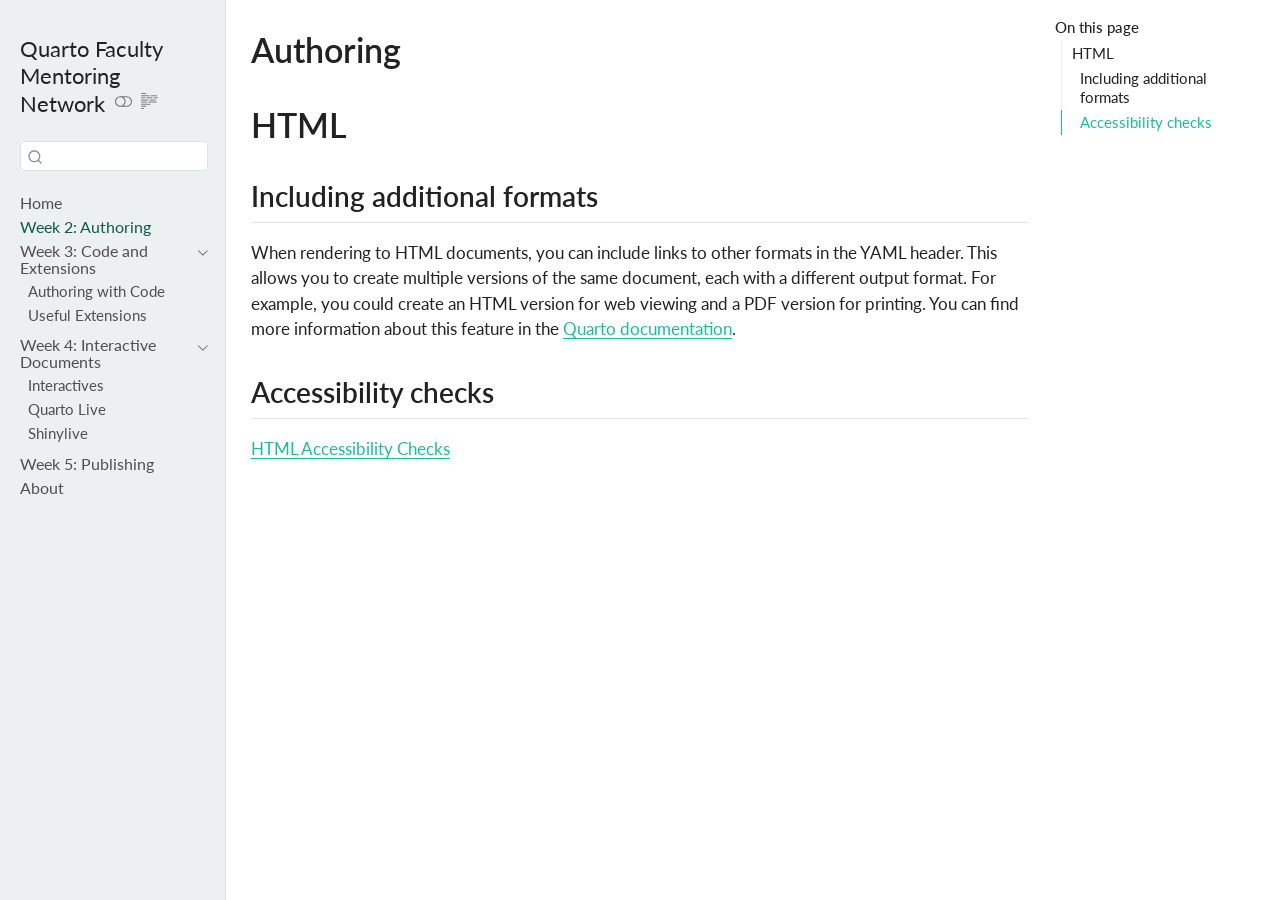
<file: authoring.html>
<!DOCTYPE html>
<html xmlns="http://www.w3.org/1999/xhtml" lang="en" xml:lang="en"><head>

<meta charset="utf-8">
<meta name="generator" content="quarto-1.9.36">

<meta name="viewport" content="width=device-width, initial-scale=1.0, user-scalable=yes">


<title>Authoring – Quarto Faculty Mentoring Network</title>
<style>
/* Default styles provided by pandoc.
** See https://pandoc.org/MANUAL.html#variables-for-html for config info.
*/
code{white-space: pre-wrap;}
span.smallcaps{font-variant: small-caps;}
div.columns{display: flex; gap: min(4vw, 1.5em);}
div.column{flex: auto; overflow-x: auto;}
div.hanging-indent{margin-left: 1.5em; text-indent: -1.5em;}
ul.task-list{list-style: none;}
ul.task-list li input[type="checkbox"] {
  width: 0.8em;
  margin: 0 0.8em 0.2em -1em; /* quarto-specific, see https://github.com/quarto-dev/quarto-cli/issues/4556 */ 
  vertical-align: middle;
}
</style>


<script src="site_libs/quarto-nav/quarto-nav.js"></script>
<script src="site_libs/quarto-nav/headroom.min.js"></script>
<script src="site_libs/clipboard/clipboard.min.js"></script>
<script src="site_libs/quarto-search/autocomplete.umd.js"></script>
<script src="site_libs/quarto-search/fuse.min.js"></script>
<script src="site_libs/quarto-search/quarto-search.js"></script>
<meta name="quarto:offset" content="./">
<script src="site_libs/quarto-html/quarto.js" type="module"></script>
<script src="site_libs/quarto-html/tabsets/tabsets.js" type="module"></script>
<script src="site_libs/quarto-html/popper.min.js"></script>
<script src="site_libs/quarto-html/tippy.umd.min.js"></script>
<script src="site_libs/quarto-html/anchor.min.js"></script>
<link href="site_libs/quarto-html/tippy.css" rel="stylesheet">
<link href="site_libs/quarto-html/quarto-syntax-highlighting-845c23b38eaddc0f92fda52bfe77a8c8.css" rel="stylesheet" class="quarto-color-scheme" id="quarto-text-highlighting-styles">
<link href="site_libs/quarto-html/quarto-syntax-highlighting-dark-f418161beb48e0141c760e455f12af2c.css" rel="stylesheet" class="quarto-color-scheme quarto-color-alternate" id="quarto-text-highlighting-styles">
<script src="site_libs/quarto-axe/axe-check.js" type="module"></script>
<script id="quarto-axe-checker-options" type="text/plain">dHJ1ZQ==</script>
<script src="site_libs/bootstrap/bootstrap.min.js"></script>
<link href="site_libs/bootstrap/bootstrap-icons.css" rel="stylesheet">
<link href="site_libs/bootstrap/bootstrap-8072dcf8b3493e144b99fbe24e68d313.min.css" rel="stylesheet" append-hash="true" class="quarto-color-scheme" id="quarto-bootstrap" data-mode="light">
<link href="site_libs/bootstrap/bootstrap-dark-c9337e0643a1a82c2f5af48bcb3960bb.min.css" rel="stylesheet" append-hash="true" class="quarto-color-scheme quarto-color-alternate" id="quarto-bootstrap" data-mode="dark">
<script id="quarto-search-options" type="application/json">{
  "location": "sidebar",
  "copy-button": false,
  "collapse-after": 3,
  "panel-placement": "start",
  "type": "textbox",
  "limit": 50,
  "keyboard-shortcut": [
    "f",
    "/",
    "s"
  ],
  "show-item-context": false,
  "language": {
    "search-no-results-text": "No results",
    "search-matching-documents-text": "matching documents",
    "search-copy-link-title": "Copy link to search",
    "search-hide-matches-text": "Hide additional matches",
    "search-more-match-text": "more match in this document",
    "search-more-matches-text": "more matches in this document",
    "search-clear-button-title": "Clear",
    "search-text-placeholder": "",
    "search-detached-cancel-button-title": "Cancel",
    "search-submit-button-title": "Submit",
    "search-label": "Search"
  }
}</script>
<script async="" src="https://hypothes.is/embed.js"></script>
<script>
  window.document.addEventListener("DOMContentLoaded", function (_event) {
    document.body.classList.add('hypothesis-enabled');
  });
</script>


<link rel="stylesheet" href="styles.css">
</head>

<body class="nav-sidebar docked quarto-dark"><script id="quarto-html-before-body" type="application/javascript">
    const toggleBodyColorMode = (bsSheetEl) => {
      const mode = bsSheetEl.getAttribute("data-mode");
      const bodyEl = window.document.querySelector("body");
      if (mode === "dark") {
        bodyEl.classList.add("quarto-dark");
        bodyEl.classList.remove("quarto-light");
      } else {
        bodyEl.classList.add("quarto-light");
        bodyEl.classList.remove("quarto-dark");
      }
    }
    const toggleBodyColorPrimary = () => {
      const bsSheetEl = window.document.querySelector("link#quarto-bootstrap:not([rel=disabled-stylesheet])");
      if (bsSheetEl) {
        toggleBodyColorMode(bsSheetEl);
      }
    }
    const setColorSchemeToggle = (alternate) => {
      const toggles = window.document.querySelectorAll('.quarto-color-scheme-toggle');
      for (let i=0; i < toggles.length; i++) {
        const toggle = toggles[i];
        if (toggle) {
          if (alternate) {
            toggle.classList.add("alternate");
          } else {
            toggle.classList.remove("alternate");
          }
        }
      }
    };
    const toggleColorMode = (alternate) => {
      // Switch the stylesheets
      const primaryStylesheets = window.document.querySelectorAll('link.quarto-color-scheme:not(.quarto-color-alternate)');
      const alternateStylesheets = window.document.querySelectorAll('link.quarto-color-scheme.quarto-color-alternate');
      manageTransitions('#quarto-margin-sidebar .nav-link', false);
      if (alternate) {
        // note: dark is layered on light, we don't disable primary!
        enableStylesheet(alternateStylesheets);
        for (const sheetNode of alternateStylesheets) {
          if (sheetNode.id === "quarto-bootstrap") {
            toggleBodyColorMode(sheetNode);
          }
        }
      } else {
        disableStylesheet(alternateStylesheets);
        enableStylesheet(primaryStylesheets)
        toggleBodyColorPrimary();
      }
      manageTransitions('#quarto-margin-sidebar .nav-link', true);
      // Switch the toggles
      setColorSchemeToggle(alternate)
      // Hack to workaround the fact that safari doesn't
      // properly recolor the scrollbar when toggling (#1455)
      if (navigator.userAgent.indexOf('Safari') > 0 && navigator.userAgent.indexOf('Chrome') == -1) {
        manageTransitions("body", false);
        window.scrollTo(0, 1);
        setTimeout(() => {
          window.scrollTo(0, 0);
          manageTransitions("body", true);
        }, 40);
      }
    }
    const disableStylesheet = (stylesheets) => {
      for (let i=0; i < stylesheets.length; i++) {
        const stylesheet = stylesheets[i];
        stylesheet.rel = 'disabled-stylesheet';
      }
    }
    const enableStylesheet = (stylesheets) => {
      for (let i=0; i < stylesheets.length; i++) {
        const stylesheet = stylesheets[i];
        if(stylesheet.rel !== 'stylesheet') { // for Chrome, which will still FOUC without this check
          stylesheet.rel = 'stylesheet';
        }
      }
    }
    const manageTransitions = (selector, allowTransitions) => {
      const els = window.document.querySelectorAll(selector);
      for (let i=0; i < els.length; i++) {
        const el = els[i];
        if (allowTransitions) {
          el.classList.remove('notransition');
        } else {
          el.classList.add('notransition');
        }
      }
    }
    const isFileUrl = () => {
      return window.location.protocol === 'file:';
    }
    const hasAlternateSentinel = () => {
      let styleSentinel = getColorSchemeSentinel();
      if (styleSentinel !== null) {
        return styleSentinel === "alternate";
      } else {
        return false;
      }
    }
    const setStyleSentinel = (alternate) => {
      const value = alternate ? "alternate" : "default";
      if (!isFileUrl()) {
        window.localStorage.setItem("quarto-color-scheme", value);
      } else {
        localAlternateSentinel = value;
      }
    }
    const getColorSchemeSentinel = () => {
      if (!isFileUrl()) {
        const storageValue = window.localStorage.getItem("quarto-color-scheme");
        return storageValue != null ? storageValue : localAlternateSentinel;
      } else {
        return localAlternateSentinel;
      }
    }
    const toggleGiscusIfUsed = (isAlternate, darkModeDefault) => {
      const baseTheme = document.querySelector('#giscus-base-theme')?.value ?? 'light';
      const alternateTheme = document.querySelector('#giscus-alt-theme')?.value ?? 'dark';
      let newTheme = '';
      if(authorPrefersDark) {
        newTheme = isAlternate ? baseTheme : alternateTheme;
      } else {
        newTheme = isAlternate ? alternateTheme : baseTheme;
      }
      const changeGiscusTheme = () => {
        // From: https://github.com/giscus/giscus/issues/336
        const sendMessage = (message) => {
          const iframe = document.querySelector('iframe.giscus-frame');
          if (!iframe) return;
          iframe.contentWindow.postMessage({ giscus: message }, 'https://giscus.app');
        }
        sendMessage({
          setConfig: {
            theme: newTheme
          }
        });
      }
      const isGiscussLoaded = window.document.querySelector('iframe.giscus-frame') !== null;
      if (isGiscussLoaded) {
        changeGiscusTheme();
      }
    };
    const authorPrefersDark = true;
    const queryPrefersDark = window.matchMedia('(prefers-color-scheme: dark)');
    const darkModeDefault = queryPrefersDark.matches;
    let localAlternateSentinel = darkModeDefault ? 'alternate' : 'default';
    // Dark / light mode switch
    window.quartoToggleColorScheme = () => {
      // Read the current dark / light value
      let toAlternate = !hasAlternateSentinel();
      toggleColorMode(toAlternate);
      setStyleSentinel(toAlternate);
      toggleGiscusIfUsed(toAlternate, darkModeDefault);
      window.dispatchEvent(new Event('resize'));
    };
    queryPrefersDark.addEventListener("change", e => {
      if(window.localStorage.getItem("quarto-color-scheme") !== null)
        return;
      const alternate = e.matches
      toggleColorMode(alternate);
      localAlternateSentinel = e.matches ? 'alternate' : 'default'; // this is used alongside local storage!
      toggleGiscusIfUsed(alternate, darkModeDefault);
    });
    // Switch to dark mode if need be
    if (hasAlternateSentinel()) {
      toggleColorMode(true);
    } else {
      toggleColorMode(false);
    }
  </script>

<div id="quarto-search-results"></div>
  <header id="quarto-header" class="headroom fixed-top">
  <nav class="quarto-secondary-nav">
    <div class="container-fluid d-flex">
      <button type="button" class="quarto-btn-toggle btn" data-bs-toggle="collapse" role="button" data-bs-target=".quarto-sidebar-collapse-item" aria-controls="quarto-sidebar" aria-expanded="false" aria-label="Toggle sidebar navigation" onclick="if (window.quartoToggleHeadroom) { window.quartoToggleHeadroom(); }">
        <i class="bi bi-layout-text-sidebar-reverse"></i>
      </button>
        <nav class="quarto-page-breadcrumbs" aria-label="breadcrumb"><ol class="breadcrumb"><li class="breadcrumb-item"><a href="./authoring.html">Week 2: Authoring</a></li></ol></nav>
        <a class="flex-grow-1" role="navigation" data-bs-toggle="collapse" data-bs-target=".quarto-sidebar-collapse-item" aria-controls="quarto-sidebar" aria-expanded="false" aria-label="Toggle sidebar navigation" onclick="if (window.quartoToggleHeadroom) { window.quartoToggleHeadroom(); }">      
        </a>
      <button type="button" class="btn quarto-search-button" aria-label="Search" onclick="window.quartoOpenSearch();">
        <i class="bi bi-search"></i>
      </button>
    </div>
  </nav>
</header>
<!-- content -->
<div id="quarto-content" class="quarto-container page-columns page-rows-contents page-layout-article">
<!-- sidebar -->
  <nav id="quarto-sidebar" class="sidebar collapse collapse-horizontal quarto-sidebar-collapse-item sidebar-navigation docked overflow-auto">
    <div class="pt-lg-2 mt-2 text-left sidebar-header">
    <div class="sidebar-title mb-0 py-0">
      <a href="./">Quarto Faculty Mentoring Network</a> 
        <div class="sidebar-tools-main">
  <a href="" class="quarto-color-scheme-toggle quarto-navigation-tool  px-1" onclick="window.quartoToggleColorScheme(); return false;" title="Toggle dark mode"><i class="bi"></i></a>
  <a href="" class="quarto-reader-toggle quarto-navigation-tool px-1" onclick="window.quartoToggleReader(); return false;" title="Toggle reader mode">
  <div class="quarto-reader-toggle-btn">
  <i class="bi"></i>
  </div>
</a>
</div>
    </div>
      </div>
        <div class="mt-2 flex-shrink-0 align-items-center">
        <div class="sidebar-search">
        <div id="quarto-search" class="" title="Search"></div>
        </div>
        </div>
    <div class="sidebar-menu-container"> 
    <ul class="list-unstyled mt-1">
        <li class="sidebar-item">
  <div class="sidebar-item-container"> 
  <a href="./index.html" class="sidebar-item-text sidebar-link">
 <span class="menu-text">Home</span></a>
  </div>
</li>
        <li class="sidebar-item">
  <div class="sidebar-item-container"> 
  <a href="./authoring.html" class="sidebar-item-text sidebar-link active">
 <span class="menu-text">Week 2: Authoring</span></a>
  </div>
</li>
        <li class="sidebar-item sidebar-item-section">
      <div class="sidebar-item-container"> 
            <a class="sidebar-item-text sidebar-link text-start" data-bs-toggle="collapse" data-bs-target="#quarto-sidebar-section-1" role="navigation" aria-expanded="true">
 <span class="menu-text">Week 3: Code and Extensions</span></a>
          <a class="sidebar-item-toggle text-start" data-bs-toggle="collapse" data-bs-target="#quarto-sidebar-section-1" role="navigation" aria-expanded="true" aria-label="Toggle section">
            <i class="bi bi-chevron-right ms-2"></i>
          </a> 
      </div>
      <ul id="quarto-sidebar-section-1" class="collapse list-unstyled sidebar-section depth1 show">  
          <li class="sidebar-item">
  <div class="sidebar-item-container"> 
  <a href="./authoring_code.html" class="sidebar-item-text sidebar-link">
 <span class="menu-text">Authoring with Code</span></a>
  </div>
</li>
          <li class="sidebar-item">
  <div class="sidebar-item-container"> 
  <a href="./extensions.html" class="sidebar-item-text sidebar-link">
 <span class="menu-text">Useful Extensions</span></a>
  </div>
</li>
      </ul>
  </li>
        <li class="sidebar-item sidebar-item-section">
      <div class="sidebar-item-container"> 
            <a class="sidebar-item-text sidebar-link text-start" data-bs-toggle="collapse" data-bs-target="#quarto-sidebar-section-2" role="navigation" aria-expanded="true">
 <span class="menu-text">Week 4: Interactive Documents</span></a>
          <a class="sidebar-item-toggle text-start" data-bs-toggle="collapse" data-bs-target="#quarto-sidebar-section-2" role="navigation" aria-expanded="true" aria-label="Toggle section">
            <i class="bi bi-chevron-right ms-2"></i>
          </a> 
      </div>
      <ul id="quarto-sidebar-section-2" class="collapse list-unstyled sidebar-section depth1 show">  
          <li class="sidebar-item">
  <div class="sidebar-item-container"> 
  <a href="./interactives.html" class="sidebar-item-text sidebar-link">
 <span class="menu-text">Interactives</span></a>
  </div>
</li>
          <li class="sidebar-item">
  <div class="sidebar-item-container"> 
  <a href="./quarto_live.html" class="sidebar-item-text sidebar-link">
 <span class="menu-text">Quarto Live</span></a>
  </div>
</li>
          <li class="sidebar-item">
  <div class="sidebar-item-container"> 
  <a href="./shinylive.html" class="sidebar-item-text sidebar-link">
 <span class="menu-text">Shinylive</span></a>
  </div>
</li>
      </ul>
  </li>
        <li class="sidebar-item">
  <div class="sidebar-item-container"> 
  <a href="./publishing.html" class="sidebar-item-text sidebar-link">
 <span class="menu-text">Week 5: Publishing</span></a>
  </div>
</li>
        <li class="sidebar-item">
  <div class="sidebar-item-container"> 
  <a href="./about.html" class="sidebar-item-text sidebar-link">
 <span class="menu-text">About</span></a>
  </div>
</li>
    </ul>
    </div>
</nav>
<div id="quarto-sidebar-glass" class="quarto-sidebar-collapse-item" data-bs-toggle="collapse" data-bs-target=".quarto-sidebar-collapse-item"></div>
<!-- margin-sidebar -->
    <div id="quarto-margin-sidebar" class="sidebar margin-sidebar">
        <nav id="TOC" role="doc-toc" class="toc-active">
    <h2 id="toc-title">On this page</h2>
   
  <ul>
  <li><a href="#html" id="toc-html" class="nav-link active" data-scroll-target="#html">HTML</a>
  <ul class="collapse">
  <li><a href="#including-additional-formats" id="toc-including-additional-formats" class="nav-link" data-scroll-target="#including-additional-formats">Including additional formats</a></li>
  <li><a href="#accessibility-checks" id="toc-accessibility-checks" class="nav-link" data-scroll-target="#accessibility-checks">Accessibility checks</a></li>
  </ul></li>
  </ul>
</nav>
    </div>
<!-- main -->
<main class="content" id="quarto-document-content">


<header id="title-block-header" class="quarto-title-block default">
<div class="quarto-title">
<h1 class="title">Authoring</h1>
</div>



<div class="quarto-title-meta">

    
  
    
  </div>
  


</header>


<section id="html" class="level1">
<h1>HTML</h1>
<section id="including-additional-formats" class="level2">
<h2 class="anchored" data-anchor-id="including-additional-formats">Including additional formats</h2>
<p>When rendering to HTML documents, you can include links to other formats in the YAML header. This allows you to create multiple versions of the same document, each with a different output format. For example, you could create an HTML version for web viewing and a PDF version for printing. You can find more information about this feature in the <a href="https://quarto.org/docs/output-formats/html-multi-format.html">Quarto documentation</a>.</p>
</section>
<section id="accessibility-checks" class="level2">
<h2 class="anchored" data-anchor-id="accessibility-checks">Accessibility checks</h2>
<p><a href="https://quarto.org/docs/output-formats/html-accessibility.html">HTML Accessibility Checks</a></p>


</section>
</section>

</main> <!-- /main -->
<script id="quarto-html-after-body" type="application/javascript">
  window.document.addEventListener("DOMContentLoaded", function (event) {
    // Ensure there is a toggle, if there isn't float one in the top right
    if (window.document.querySelector('.quarto-color-scheme-toggle') === null) {
      const a = window.document.createElement('a');
      a.classList.add('top-right');
      a.classList.add('quarto-color-scheme-toggle');
      a.href = "";
      a.onclick = function() { try { window.quartoToggleColorScheme(); } catch {} return false; };
      const i = window.document.createElement("i");
      i.classList.add('bi');
      a.appendChild(i);
      window.document.body.appendChild(a);
    }
    setColorSchemeToggle(hasAlternateSentinel())
    const icon = "";
    const anchorJS = new window.AnchorJS();
    anchorJS.options = {
      placement: 'right',
      icon: icon
    };
    anchorJS.add('.anchored');
    const isCodeAnnotation = (el) => {
      for (const clz of el.classList) {
        if (clz.startsWith('code-annotation-')) {                     
          return true;
        }
      }
      return false;
    }
    const onCopySuccess = function(e) {
      // button target
      const button = e.trigger;
      // don't keep focus
      button.blur();
      // flash "checked"
      button.classList.add('code-copy-button-checked');
      var currentTitle = button.getAttribute("title");
      button.setAttribute("title", "Copied!");
      let tooltip;
      if (window.bootstrap) {
        button.setAttribute("data-bs-toggle", "tooltip");
        button.setAttribute("data-bs-placement", "left");
        button.setAttribute("data-bs-title", "Copied!");
        tooltip = new bootstrap.Tooltip(button, 
          { trigger: "manual", 
            customClass: "code-copy-button-tooltip",
            offset: [0, -8]});
        tooltip.show();    
      }
      setTimeout(function() {
        if (tooltip) {
          tooltip.hide();
          button.removeAttribute("data-bs-title");
          button.removeAttribute("data-bs-toggle");
          button.removeAttribute("data-bs-placement");
        }
        button.setAttribute("title", currentTitle);
        button.classList.remove('code-copy-button-checked');
      }, 1000);
      // clear code selection
      e.clearSelection();
    }
    const getTextToCopy = function(trigger) {
      const outerScaffold = trigger.parentElement.cloneNode(true);
      const codeEl = outerScaffold.querySelector('code');
      for (const childEl of codeEl.children) {
        if (isCodeAnnotation(childEl)) {
          childEl.remove();
        }
      }
      return codeEl.innerText;
    }
    const clipboard = new window.ClipboardJS('.code-copy-button:not([data-in-quarto-modal])', {
      text: getTextToCopy
    });
    clipboard.on('success', onCopySuccess);
    if (window.document.getElementById('quarto-embedded-source-code-modal')) {
      const clipboardModal = new window.ClipboardJS('.code-copy-button[data-in-quarto-modal]', {
        text: getTextToCopy,
        container: window.document.getElementById('quarto-embedded-source-code-modal')
      });
      clipboardModal.on('success', onCopySuccess);
    }
      var localhostRegex = new RegExp(/^(?:http|https):\/\/localhost\:?[0-9]*\//);
      var mailtoRegex = new RegExp(/^mailto:/);
        var filterRegex = new RegExp("https:\/\/mdlama\.github\.io\/quartofmn\/");
      var isInternal = (href) => {
          return filterRegex.test(href) || localhostRegex.test(href) || mailtoRegex.test(href);
      }
      // Inspect non-navigation links and adorn them if external
     var links = window.document.querySelectorAll('a[href]:not(.nav-link):not(.navbar-brand):not(.toc-action):not(.sidebar-link):not(.sidebar-item-toggle):not(.pagination-link):not(.no-external):not([aria-hidden]):not(.dropdown-item):not(.quarto-navigation-tool):not(.about-link)');
      for (var i=0; i<links.length; i++) {
        const link = links[i];
        if (!isInternal(link.href)) {
          // undo the damage that might have been done by quarto-nav.js in the case of
          // links that we want to consider external
          if (link.dataset.originalHref !== undefined) {
            link.href = link.dataset.originalHref;
          }
        }
      }
    function tippyHover(el, contentFn, onTriggerFn, onUntriggerFn) {
      const config = {
        allowHTML: true,
        maxWidth: 500,
        delay: 100,
        arrow: false,
        appendTo: function(el) {
            return el.parentElement;
        },
        interactive: true,
        interactiveBorder: 10,
        theme: 'quarto',
        placement: 'bottom-start',
      };
      if (contentFn) {
        config.content = contentFn;
      }
      if (onTriggerFn) {
        config.onTrigger = onTriggerFn;
      }
      if (onUntriggerFn) {
        config.onUntrigger = onUntriggerFn;
      }
      window.tippy(el, config); 
    }
    const noterefs = window.document.querySelectorAll('a[role="doc-noteref"]');
    for (var i=0; i<noterefs.length; i++) {
      const ref = noterefs[i];
      tippyHover(ref, function() {
        // use id or data attribute instead here
        let href = ref.getAttribute('data-footnote-href') || ref.getAttribute('href');
        try { href = new URL(href).hash; } catch {}
        const id = href.replace(/^#\/?/, "");
        const note = window.document.getElementById(id);
        if (note) {
          return note.innerHTML;
        } else {
          return "";
        }
      });
    }
    const xrefs = window.document.querySelectorAll('a.quarto-xref');
    const processXRef = (id, note) => {
      // Strip column container classes
      const stripColumnClz = (el) => {
        el.classList.remove("page-full", "page-columns");
        if (el.children) {
          for (const child of el.children) {
            stripColumnClz(child);
          }
        }
      }
      stripColumnClz(note)
      if (id === null || id.startsWith('sec-')) {
        // Special case sections, only their first couple elements
        const container = document.createElement("div");
        if (note.children && note.children.length > 2) {
          container.appendChild(note.children[0].cloneNode(true));
          for (let i = 1; i < note.children.length; i++) {
            const child = note.children[i];
            if (child.tagName === "P" && child.innerText === "") {
              continue;
            } else {
              container.appendChild(child.cloneNode(true));
              break;
            }
          }
          if (window.Quarto?.typesetMath) {
            window.Quarto.typesetMath(container);
          }
          return container.innerHTML
        } else {
          if (window.Quarto?.typesetMath) {
            window.Quarto.typesetMath(note);
          }
          return note.innerHTML;
        }
      } else {
        // Remove any anchor links if they are present
        const anchorLink = note.querySelector('a.anchorjs-link');
        if (anchorLink) {
          anchorLink.remove();
        }
        if (window.Quarto?.typesetMath) {
          window.Quarto.typesetMath(note);
        }
        if (note.classList.contains("callout")) {
          return note.outerHTML;
        } else {
          return note.innerHTML;
        }
      }
    }
    for (var i=0; i<xrefs.length; i++) {
      const xref = xrefs[i];
      tippyHover(xref, undefined, function(instance) {
        instance.disable();
        let url = xref.getAttribute('href');
        let hash = undefined; 
        if (url.startsWith('#')) {
          hash = url;
        } else {
          try { hash = new URL(url).hash; } catch {}
        }
        if (hash) {
          const id = hash.replace(/^#\/?/, "");
          const note = window.document.getElementById(id);
          if (note !== null) {
            try {
              const html = processXRef(id, note.cloneNode(true));
              instance.setContent(html);
            } finally {
              instance.enable();
              instance.show();
            }
          } else {
            // See if we can fetch this
            fetch(url.split('#')[0])
            .then(res => res.text())
            .then(html => {
              const parser = new DOMParser();
              const htmlDoc = parser.parseFromString(html, "text/html");
              const note = htmlDoc.getElementById(id);
              if (note !== null) {
                const html = processXRef(id, note);
                instance.setContent(html);
              } 
            }).finally(() => {
              instance.enable();
              instance.show();
            });
          }
        } else {
          // See if we can fetch a full url (with no hash to target)
          // This is a special case and we should probably do some content thinning / targeting
          fetch(url)
          .then(res => res.text())
          .then(html => {
            const parser = new DOMParser();
            const htmlDoc = parser.parseFromString(html, "text/html");
            const note = htmlDoc.querySelector('main.content');
            if (note !== null) {
              // This should only happen for chapter cross references
              // (since there is no id in the URL)
              // remove the first header
              if (note.children.length > 0 && note.children[0].tagName === "HEADER") {
                note.children[0].remove();
              }
              const html = processXRef(null, note);
              instance.setContent(html);
            } 
          }).finally(() => {
            instance.enable();
            instance.show();
          });
        }
      }, function(instance) {
      });
    }
        let selectedAnnoteEl;
        const selectorForAnnotation = ( cell, annotation) => {
          let cellAttr = 'data-code-cell="' + cell + '"';
          let lineAttr = 'data-code-annotation="' +  annotation + '"';
          const selector = 'span[' + cellAttr + '][' + lineAttr + ']';
          return selector;
        }
        const selectCodeLines = (annoteEl) => {
          const doc = window.document;
          const targetCell = annoteEl.getAttribute("data-target-cell");
          const targetAnnotation = annoteEl.getAttribute("data-target-annotation");
          const annoteSpan = window.document.querySelector(selectorForAnnotation(targetCell, targetAnnotation));
          const lines = annoteSpan.getAttribute("data-code-lines").split(",");
          const lineIds = lines.map((line) => {
            return targetCell + "-" + line;
          })
          let top = null;
          let height = null;
          let parent = null;
          if (lineIds.length > 0) {
              //compute the position of the single el (top and bottom and make a div)
              const el = window.document.getElementById(lineIds[0]);
              top = el.offsetTop;
              height = el.offsetHeight;
              parent = el.parentElement.parentElement;
            if (lineIds.length > 1) {
              const lastEl = window.document.getElementById(lineIds[lineIds.length - 1]);
              const bottom = lastEl.offsetTop + lastEl.offsetHeight;
              height = bottom - top;
            }
            if (top !== null && height !== null && parent !== null) {
              // cook up a div (if necessary) and position it 
              let div = window.document.getElementById("code-annotation-line-highlight");
              if (div === null) {
                div = window.document.createElement("div");
                div.setAttribute("id", "code-annotation-line-highlight");
                div.style.position = 'absolute';
                parent.appendChild(div);
              }
              div.style.top = top - 2 + "px";
              div.style.height = height + 4 + "px";
              div.style.left = 0;
              let gutterDiv = window.document.getElementById("code-annotation-line-highlight-gutter");
              if (gutterDiv === null) {
                gutterDiv = window.document.createElement("div");
                gutterDiv.setAttribute("id", "code-annotation-line-highlight-gutter");
                gutterDiv.style.position = 'absolute';
                const codeCell = window.document.getElementById(targetCell);
                const gutter = codeCell.querySelector('.code-annotation-gutter');
                gutter.appendChild(gutterDiv);
              }
              gutterDiv.style.top = top - 2 + "px";
              gutterDiv.style.height = height + 4 + "px";
            }
            selectedAnnoteEl = annoteEl;
          }
        };
        const unselectCodeLines = () => {
          const elementsIds = ["code-annotation-line-highlight", "code-annotation-line-highlight-gutter"];
          elementsIds.forEach((elId) => {
            const div = window.document.getElementById(elId);
            if (div) {
              div.remove();
            }
          });
          selectedAnnoteEl = undefined;
        };
          // Handle positioning of the toggle
      window.addEventListener(
        "resize",
        throttle(() => {
          elRect = undefined;
          if (selectedAnnoteEl) {
            selectCodeLines(selectedAnnoteEl);
          }
        }, 10)
      );
      function throttle(fn, ms) {
      let throttle = false;
      let timer;
        return (...args) => {
          if(!throttle) { // first call gets through
              fn.apply(this, args);
              throttle = true;
          } else { // all the others get throttled
              if(timer) clearTimeout(timer); // cancel #2
              timer = setTimeout(() => {
                fn.apply(this, args);
                timer = throttle = false;
              }, ms);
          }
        };
      }
        // Attach click handler to the DT
        const annoteDls = window.document.querySelectorAll('dt[data-target-cell]');
        for (const annoteDlNode of annoteDls) {
          annoteDlNode.addEventListener('click', (event) => {
            const clickedEl = event.target;
            if (clickedEl !== selectedAnnoteEl) {
              unselectCodeLines();
              const activeEl = window.document.querySelector('dt[data-target-cell].code-annotation-active');
              if (activeEl) {
                activeEl.classList.remove('code-annotation-active');
              }
              selectCodeLines(clickedEl);
              clickedEl.classList.add('code-annotation-active');
            } else {
              // Unselect the line
              unselectCodeLines();
              clickedEl.classList.remove('code-annotation-active');
            }
          });
        }
    const findCites = (el) => {
      const parentEl = el.parentElement;
      if (parentEl) {
        const cites = parentEl.dataset.cites;
        if (cites) {
          return {
            el,
            cites: cites.split(' ')
          };
        } else {
          return findCites(el.parentElement)
        }
      } else {
        return undefined;
      }
    };
    var bibliorefs = window.document.querySelectorAll('a[role="doc-biblioref"]');
    for (var i=0; i<bibliorefs.length; i++) {
      const ref = bibliorefs[i];
      const citeInfo = findCites(ref);
      if (citeInfo) {
        tippyHover(citeInfo.el, function() {
          var popup = window.document.createElement('div');
          citeInfo.cites.forEach(function(cite) {
            var citeDiv = window.document.createElement('div');
            citeDiv.classList.add('hanging-indent');
            citeDiv.classList.add('csl-entry');
            var biblioDiv = window.document.getElementById('ref-' + cite);
            if (biblioDiv) {
              citeDiv.innerHTML = biblioDiv.innerHTML;
            }
            popup.appendChild(citeDiv);
          });
          return popup.innerHTML;
        });
      }
    }
  });
  </script>
<input type="hidden" id="giscus-base-theme" value="dark">
<input type="hidden" id="giscus-alt-theme" value="light">
<script>
  function loadGiscus() {
    // Function to get the theme based on body class
    const getTheme = () => {
      let baseTheme = document.getElementById('giscus-base-theme').value;
      let altTheme = document.getElementById('giscus-alt-theme').value;
      if (authorPrefersDark) {
          [baseTheme, altTheme] = [altTheme, baseTheme];
      }
      return document.body.classList.contains('quarto-dark') ? altTheme : baseTheme;
    };
    const script = document.createElement("script");
    script.src = "https://giscus.app/client.js";
    script.async = true;
    script.dataset.repo = "mdlama/quartofmn";
    script.dataset.repoId = "R_kgDORgEd_g";
    script.dataset.category = "General";
    script.dataset.categoryId = "DIC_kwDORgEd_s4C4vjc";
    script.dataset.mapping = "title";
    script.dataset.reactionsEnabled = "1";
    script.dataset.emitMetadata = "0";
    script.dataset.inputPosition = "top";
    script.dataset.theme = getTheme();
    script.dataset.lang = "en";
    script.crossOrigin = "anonymous";
    // Append the script to the desired div instead of at the end of the body
    document.getElementById("quarto-content").appendChild(script);
  }
  loadGiscus();
</script>
</div> <!-- /content -->




</body></html>
</file>
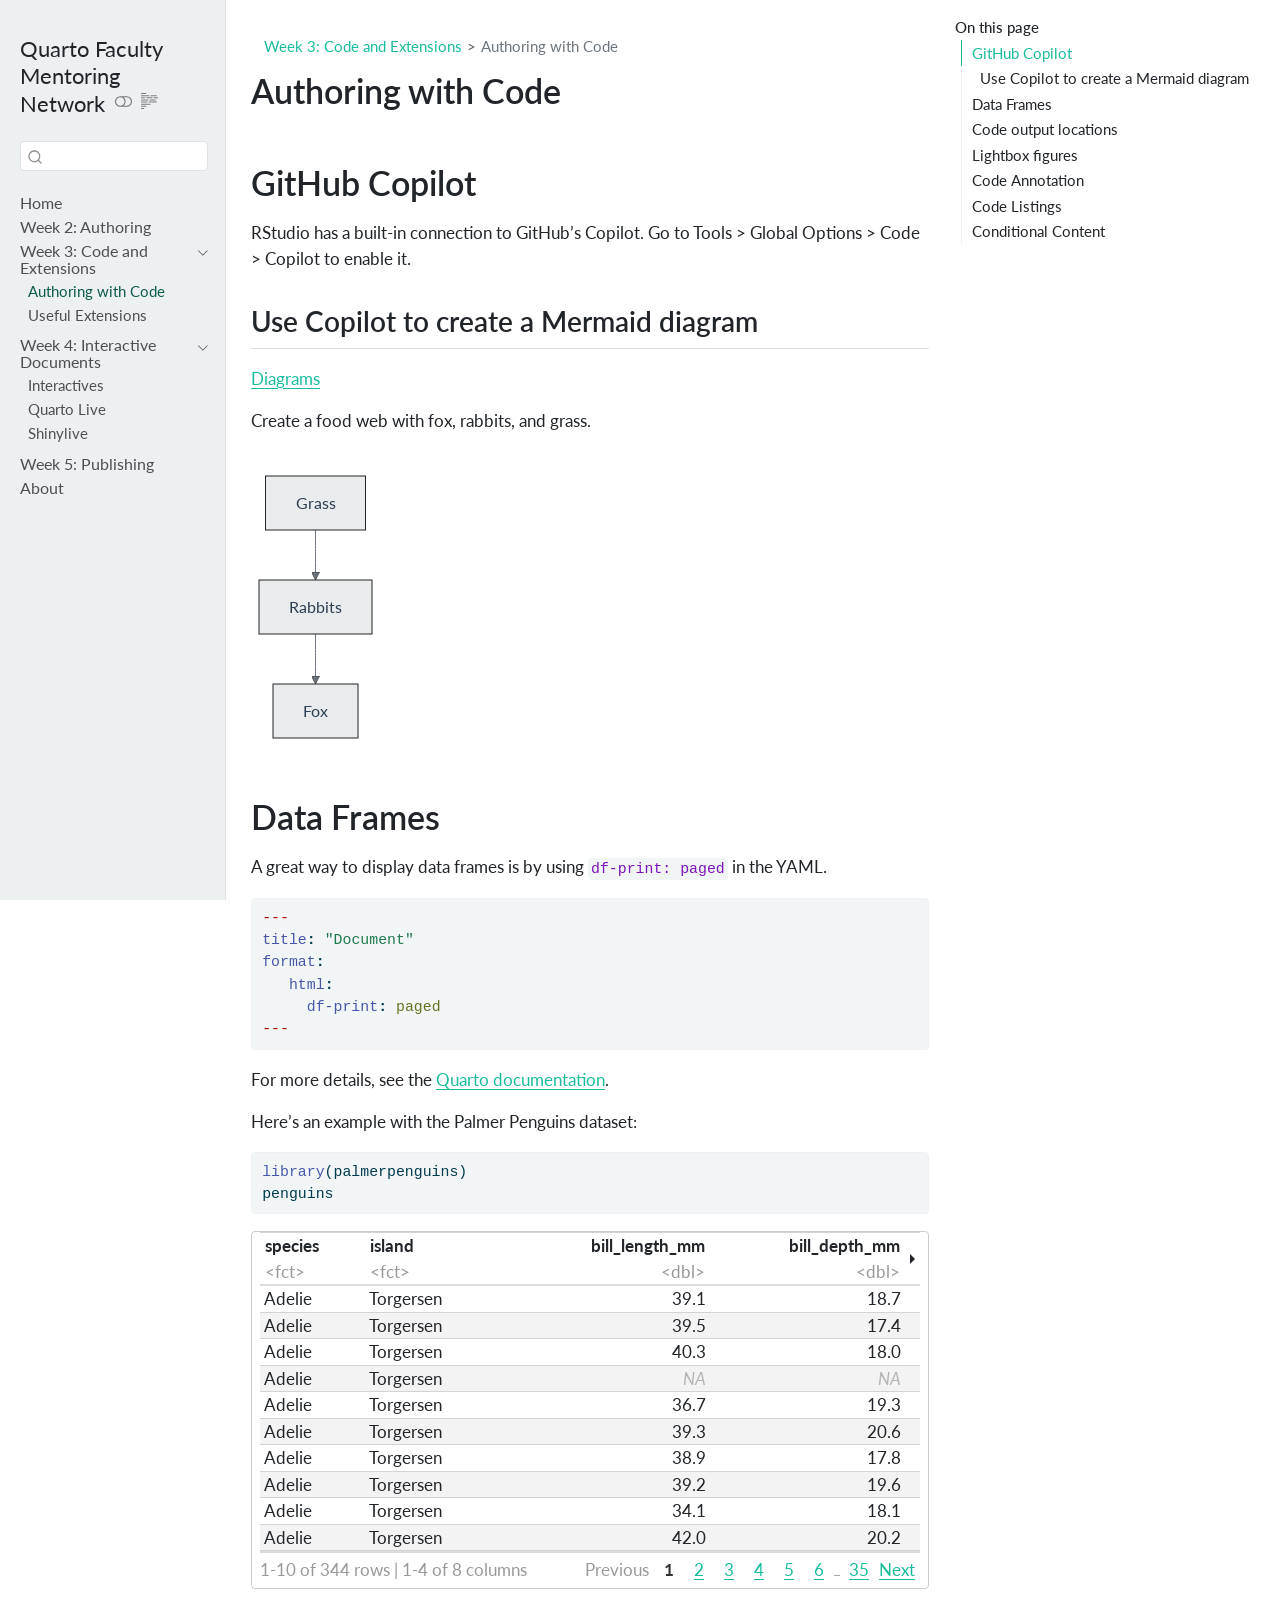
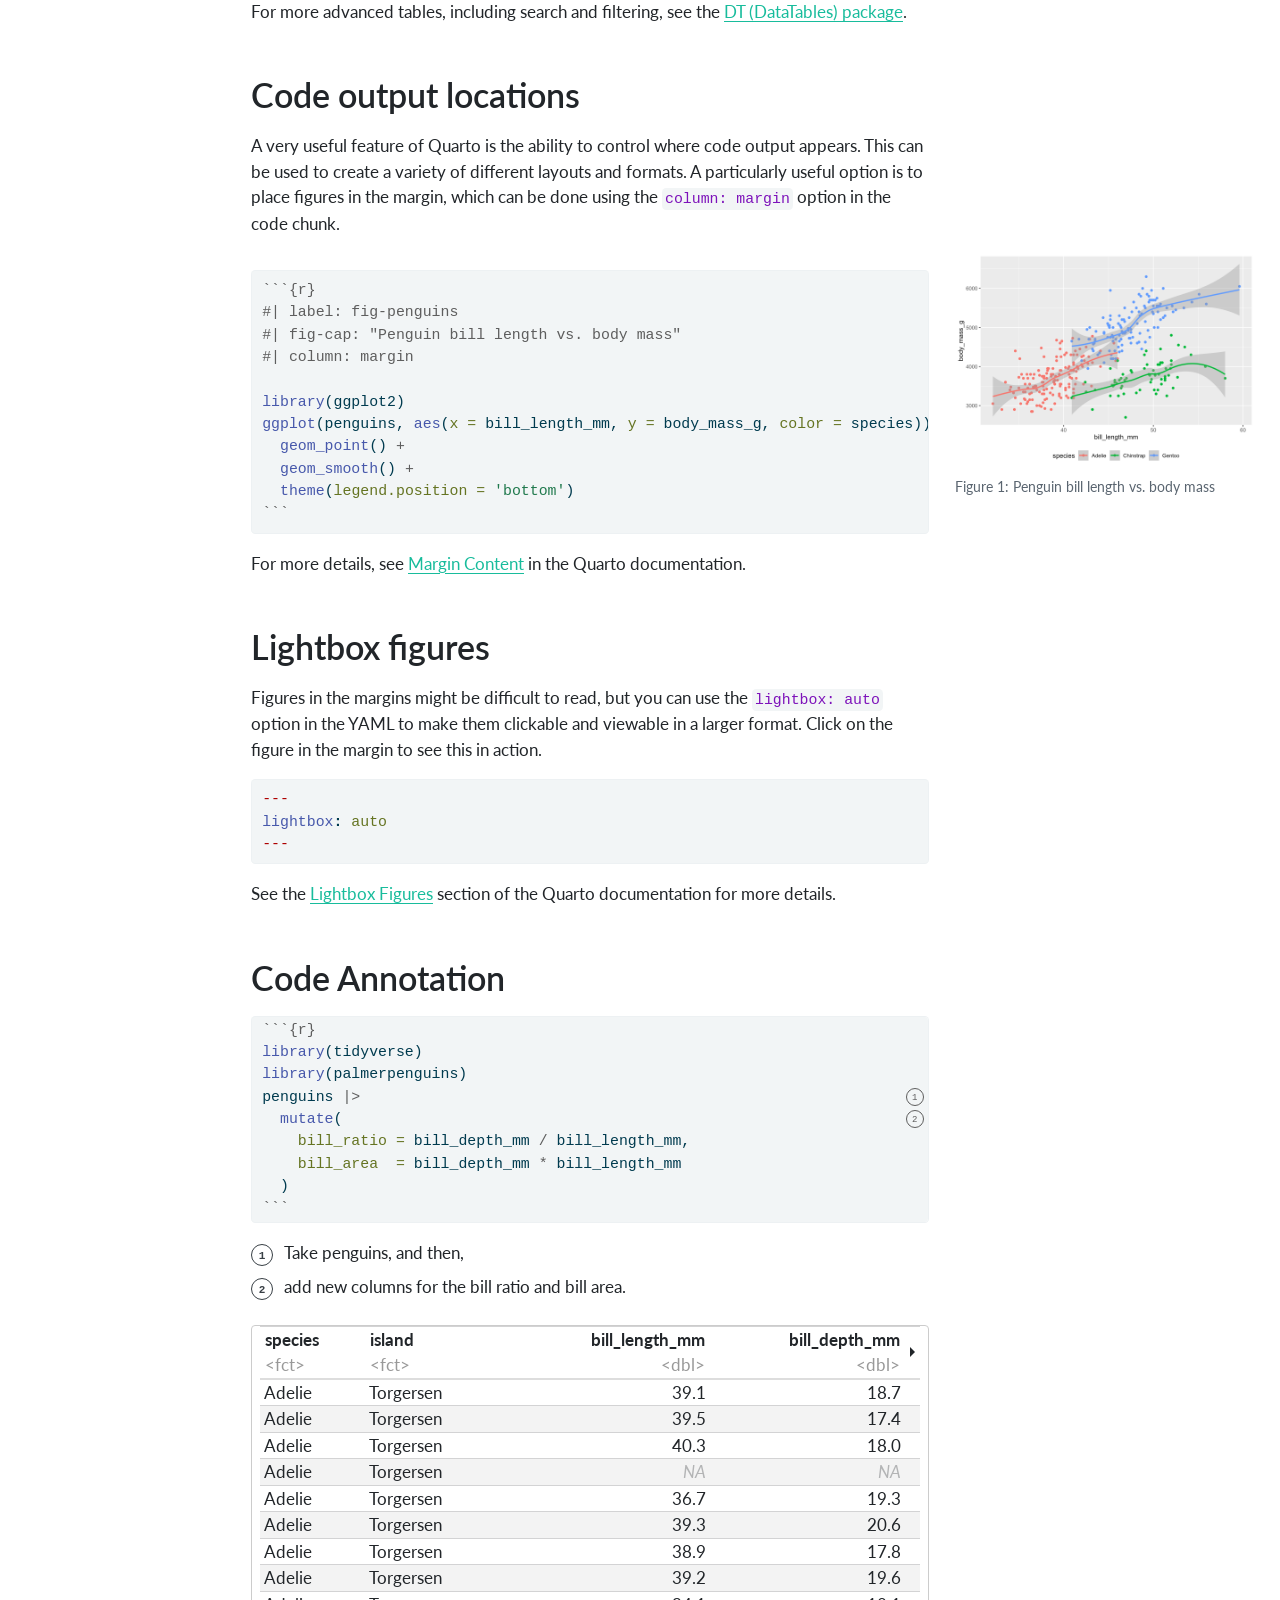
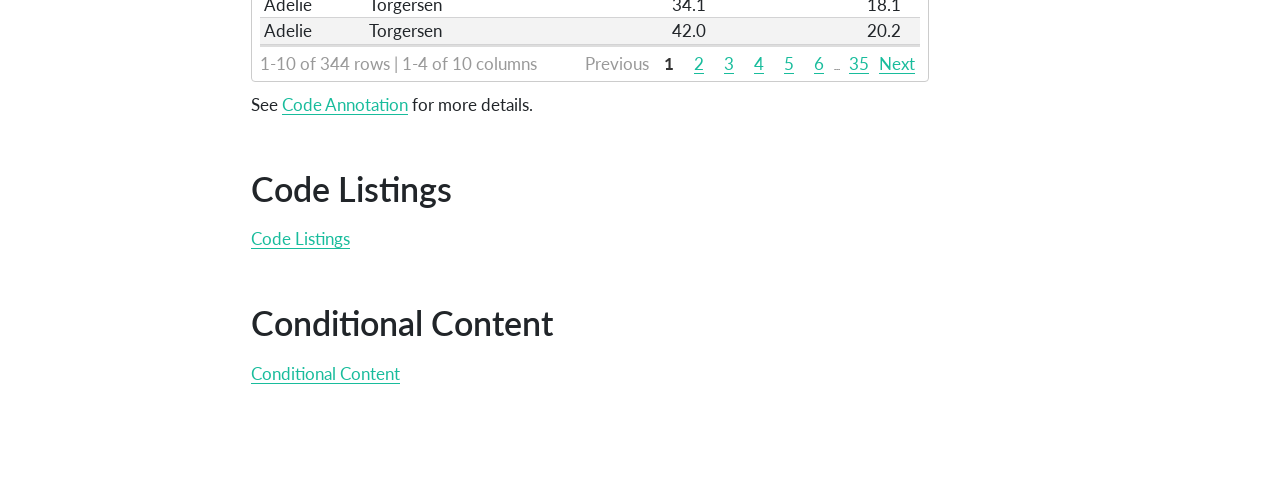
<file: authoring_code.html>
<!DOCTYPE html>
<html xmlns="http://www.w3.org/1999/xhtml" lang="en" xml:lang="en"><head>

<meta charset="utf-8">
<meta name="generator" content="quarto-1.9.36">

<meta name="viewport" content="width=device-width, initial-scale=1.0, user-scalable=yes">


<title>Authoring with Code – Quarto Faculty Mentoring Network</title>
<style>
/* Default styles provided by pandoc.
** See https://pandoc.org/MANUAL.html#variables-for-html for config info.
*/
code{white-space: pre-wrap;}
span.smallcaps{font-variant: small-caps;}
div.columns{display: flex; gap: min(4vw, 1.5em);}
div.column{flex: auto; overflow-x: auto;}
div.hanging-indent{margin-left: 1.5em; text-indent: -1.5em;}
ul.task-list{list-style: none;}
ul.task-list li input[type="checkbox"] {
  width: 0.8em;
  margin: 0 0.8em 0.2em -1em; /* quarto-specific, see https://github.com/quarto-dev/quarto-cli/issues/4556 */ 
  vertical-align: middle;
}
/* CSS for syntax highlighting */
html { -webkit-text-size-adjust: 100%; }
pre > code.sourceCode { white-space: pre; position: relative; }
pre > code.sourceCode > span { display: inline-block; line-height: 1.25; }
pre > code.sourceCode > span:empty { height: 1.2em; }
.sourceCode { overflow: visible; }
code.sourceCode > span { color: inherit; text-decoration: inherit; }
div.sourceCode { margin: 1em 0; }
pre.sourceCode { margin: 0; }
@media screen {
div.sourceCode { overflow: auto; }
}
@media print {
pre > code.sourceCode { white-space: pre-wrap; }
pre > code.sourceCode > span { text-indent: -5em; padding-left: 5em; }
}
pre.numberSource code
  { counter-reset: source-line 0; }
pre.numberSource code > span
  { position: relative; left: -4em; counter-increment: source-line; }
pre.numberSource code > span > a:first-child::before
  { content: counter(source-line);
    position: relative; left: -1em; text-align: right; vertical-align: baseline;
    border: none; display: inline-block;
    -webkit-touch-callout: none; -webkit-user-select: none;
    -khtml-user-select: none; -moz-user-select: none;
    -ms-user-select: none; user-select: none;
    padding: 0 4px; width: 4em;
  }
pre.numberSource { margin-left: 3em;  padding-left: 4px; }
div.sourceCode
  {   }
@media screen {
pre > code.sourceCode > span > a:first-child::before { text-decoration: underline; }
}
</style>


<script src="site_libs/quarto-nav/quarto-nav.js"></script>
<script src="site_libs/quarto-nav/headroom.min.js"></script>
<script src="site_libs/clipboard/clipboard.min.js"></script>
<script src="site_libs/quarto-search/autocomplete.umd.js"></script>
<script src="site_libs/quarto-search/fuse.min.js"></script>
<script src="site_libs/quarto-search/quarto-search.js"></script>
<meta name="quarto:offset" content="./">
<script src="site_libs/quarto-html/quarto.js" type="module"></script>
<script src="site_libs/quarto-html/tabsets/tabsets.js" type="module"></script>
<script src="site_libs/quarto-html/popper.min.js"></script>
<script src="site_libs/quarto-html/tippy.umd.min.js"></script>
<script src="site_libs/quarto-html/anchor.min.js"></script>
<link href="site_libs/quarto-html/tippy.css" rel="stylesheet">
<link href="site_libs/quarto-html/quarto-syntax-highlighting-845c23b38eaddc0f92fda52bfe77a8c8.css" rel="stylesheet" class="quarto-color-scheme" id="quarto-text-highlighting-styles">
<link href="site_libs/quarto-html/quarto-syntax-highlighting-dark-f418161beb48e0141c760e455f12af2c.css" rel="stylesheet" class="quarto-color-scheme quarto-color-alternate" id="quarto-text-highlighting-styles">
<script src="site_libs/bootstrap/bootstrap.min.js"></script>
<link href="site_libs/bootstrap/bootstrap-icons.css" rel="stylesheet">
<link href="site_libs/bootstrap/bootstrap-afa47df0b9d33c5abd1bced1eaab4b8f.min.css" rel="stylesheet" append-hash="true" class="quarto-color-scheme" id="quarto-bootstrap" data-mode="light">
<link href="site_libs/bootstrap/bootstrap-dark-ad5070471fd92383d90ec7a425ee2c80.min.css" rel="stylesheet" append-hash="true" class="quarto-color-scheme quarto-color-alternate" id="quarto-bootstrap" data-mode="dark">
<script src="site_libs/quarto-contrib/glightbox/glightbox.min.js"></script>
<link href="site_libs/quarto-contrib/glightbox/glightbox.min.css" rel="stylesheet">
<link href="site_libs/quarto-contrib/glightbox/lightbox.css" rel="stylesheet">
<script id="quarto-search-options" type="application/json">{
  "location": "sidebar",
  "copy-button": false,
  "collapse-after": 3,
  "panel-placement": "start",
  "type": "textbox",
  "limit": 50,
  "keyboard-shortcut": [
    "f",
    "/",
    "s"
  ],
  "show-item-context": false,
  "language": {
    "search-no-results-text": "No results",
    "search-matching-documents-text": "matching documents",
    "search-copy-link-title": "Copy link to search",
    "search-hide-matches-text": "Hide additional matches",
    "search-more-match-text": "more match in this document",
    "search-more-matches-text": "more matches in this document",
    "search-clear-button-title": "Clear",
    "search-text-placeholder": "",
    "search-detached-cancel-button-title": "Cancel",
    "search-submit-button-title": "Submit",
    "search-label": "Search"
  }
}</script>
<script async="" src="https://hypothes.is/embed.js"></script>
<script>
  window.document.addEventListener("DOMContentLoaded", function (_event) {
    document.body.classList.add('hypothesis-enabled');
  });
</script>
<script src="site_libs/quarto-diagram/mermaid.min.js"></script>
<script src="site_libs/quarto-diagram/mermaid-init.js"></script>
<link href="site_libs/quarto-diagram/mermaid.css" rel="stylesheet">
<link href="site_libs/pagedtable-1.1/css/pagedtable.css" rel="stylesheet">
<script src="site_libs/pagedtable-1.1/js/pagedtable.js"></script>


<link rel="stylesheet" href="styles.css">
</head>

<body class="nav-sidebar docked slimcontent quarto-dark"><script id="quarto-html-before-body" type="application/javascript">
    const toggleBodyColorMode = (bsSheetEl) => {
      const mode = bsSheetEl.getAttribute("data-mode");
      const bodyEl = window.document.querySelector("body");
      if (mode === "dark") {
        bodyEl.classList.add("quarto-dark");
        bodyEl.classList.remove("quarto-light");
      } else {
        bodyEl.classList.add("quarto-light");
        bodyEl.classList.remove("quarto-dark");
      }
    }
    const toggleBodyColorPrimary = () => {
      const bsSheetEl = window.document.querySelector("link#quarto-bootstrap:not([rel=disabled-stylesheet])");
      if (bsSheetEl) {
        toggleBodyColorMode(bsSheetEl);
      }
    }
    const setColorSchemeToggle = (alternate) => {
      const toggles = window.document.querySelectorAll('.quarto-color-scheme-toggle');
      for (let i=0; i < toggles.length; i++) {
        const toggle = toggles[i];
        if (toggle) {
          if (alternate) {
            toggle.classList.add("alternate");
          } else {
            toggle.classList.remove("alternate");
          }
        }
      }
    };
    const toggleColorMode = (alternate) => {
      // Switch the stylesheets
      const primaryStylesheets = window.document.querySelectorAll('link.quarto-color-scheme:not(.quarto-color-alternate)');
      const alternateStylesheets = window.document.querySelectorAll('link.quarto-color-scheme.quarto-color-alternate');
      manageTransitions('#quarto-margin-sidebar .nav-link', false);
      if (alternate) {
        // note: dark is layered on light, we don't disable primary!
        enableStylesheet(alternateStylesheets);
        for (const sheetNode of alternateStylesheets) {
          if (sheetNode.id === "quarto-bootstrap") {
            toggleBodyColorMode(sheetNode);
          }
        }
      } else {
        disableStylesheet(alternateStylesheets);
        enableStylesheet(primaryStylesheets)
        toggleBodyColorPrimary();
      }
      manageTransitions('#quarto-margin-sidebar .nav-link', true);
      // Switch the toggles
      setColorSchemeToggle(alternate)
      // Hack to workaround the fact that safari doesn't
      // properly recolor the scrollbar when toggling (#1455)
      if (navigator.userAgent.indexOf('Safari') > 0 && navigator.userAgent.indexOf('Chrome') == -1) {
        manageTransitions("body", false);
        window.scrollTo(0, 1);
        setTimeout(() => {
          window.scrollTo(0, 0);
          manageTransitions("body", true);
        }, 40);
      }
    }
    const disableStylesheet = (stylesheets) => {
      for (let i=0; i < stylesheets.length; i++) {
        const stylesheet = stylesheets[i];
        stylesheet.rel = 'disabled-stylesheet';
      }
    }
    const enableStylesheet = (stylesheets) => {
      for (let i=0; i < stylesheets.length; i++) {
        const stylesheet = stylesheets[i];
        if(stylesheet.rel !== 'stylesheet') { // for Chrome, which will still FOUC without this check
          stylesheet.rel = 'stylesheet';
        }
      }
    }
    const manageTransitions = (selector, allowTransitions) => {
      const els = window.document.querySelectorAll(selector);
      for (let i=0; i < els.length; i++) {
        const el = els[i];
        if (allowTransitions) {
          el.classList.remove('notransition');
        } else {
          el.classList.add('notransition');
        }
      }
    }
    const isFileUrl = () => {
      return window.location.protocol === 'file:';
    }
    const hasAlternateSentinel = () => {
      let styleSentinel = getColorSchemeSentinel();
      if (styleSentinel !== null) {
        return styleSentinel === "alternate";
      } else {
        return false;
      }
    }
    const setStyleSentinel = (alternate) => {
      const value = alternate ? "alternate" : "default";
      if (!isFileUrl()) {
        window.localStorage.setItem("quarto-color-scheme", value);
      } else {
        localAlternateSentinel = value;
      }
    }
    const getColorSchemeSentinel = () => {
      if (!isFileUrl()) {
        const storageValue = window.localStorage.getItem("quarto-color-scheme");
        return storageValue != null ? storageValue : localAlternateSentinel;
      } else {
        return localAlternateSentinel;
      }
    }
    const toggleGiscusIfUsed = (isAlternate, darkModeDefault) => {
      const baseTheme = document.querySelector('#giscus-base-theme')?.value ?? 'light';
      const alternateTheme = document.querySelector('#giscus-alt-theme')?.value ?? 'dark';
      let newTheme = '';
      if(authorPrefersDark) {
        newTheme = isAlternate ? baseTheme : alternateTheme;
      } else {
        newTheme = isAlternate ? alternateTheme : baseTheme;
      }
      const changeGiscusTheme = () => {
        // From: https://github.com/giscus/giscus/issues/336
        const sendMessage = (message) => {
          const iframe = document.querySelector('iframe.giscus-frame');
          if (!iframe) return;
          iframe.contentWindow.postMessage({ giscus: message }, 'https://giscus.app');
        }
        sendMessage({
          setConfig: {
            theme: newTheme
          }
        });
      }
      const isGiscussLoaded = window.document.querySelector('iframe.giscus-frame') !== null;
      if (isGiscussLoaded) {
        changeGiscusTheme();
      }
    };
    const authorPrefersDark = true;
    const queryPrefersDark = window.matchMedia('(prefers-color-scheme: dark)');
    const darkModeDefault = queryPrefersDark.matches;
    let localAlternateSentinel = darkModeDefault ? 'alternate' : 'default';
    // Dark / light mode switch
    window.quartoToggleColorScheme = () => {
      // Read the current dark / light value
      let toAlternate = !hasAlternateSentinel();
      toggleColorMode(toAlternate);
      setStyleSentinel(toAlternate);
      toggleGiscusIfUsed(toAlternate, darkModeDefault);
      window.dispatchEvent(new Event('resize'));
    };
    queryPrefersDark.addEventListener("change", e => {
      if(window.localStorage.getItem("quarto-color-scheme") !== null)
        return;
      const alternate = e.matches
      toggleColorMode(alternate);
      localAlternateSentinel = e.matches ? 'alternate' : 'default'; // this is used alongside local storage!
      toggleGiscusIfUsed(alternate, darkModeDefault);
    });
    // Switch to dark mode if need be
    if (hasAlternateSentinel()) {
      toggleColorMode(true);
    } else {
      toggleColorMode(false);
    }
  </script>

<div id="quarto-search-results"></div>
  <header id="quarto-header" class="headroom fixed-top">
  <nav class="quarto-secondary-nav">
    <div class="container-fluid d-flex">
      <button type="button" class="quarto-btn-toggle btn" data-bs-toggle="collapse" role="button" data-bs-target=".quarto-sidebar-collapse-item" aria-controls="quarto-sidebar" aria-expanded="false" aria-label="Toggle sidebar navigation" onclick="if (window.quartoToggleHeadroom) { window.quartoToggleHeadroom(); }">
        <i class="bi bi-layout-text-sidebar-reverse"></i>
      </button>
        <nav class="quarto-page-breadcrumbs" aria-label="breadcrumb"><ol class="breadcrumb"><li class="breadcrumb-item"><a href="./authoring_code.html">Week 3: Code and Extensions</a></li><li class="breadcrumb-item"><a href="./authoring_code.html">Authoring with Code</a></li></ol></nav>
        <a class="flex-grow-1" role="navigation" data-bs-toggle="collapse" data-bs-target=".quarto-sidebar-collapse-item" aria-controls="quarto-sidebar" aria-expanded="false" aria-label="Toggle sidebar navigation" onclick="if (window.quartoToggleHeadroom) { window.quartoToggleHeadroom(); }">      
        </a>
      <button type="button" class="btn quarto-search-button" aria-label="Search" onclick="window.quartoOpenSearch();">
        <i class="bi bi-search"></i>
      </button>
    </div>
  </nav>
</header>
<!-- content -->
<div id="quarto-content" class="quarto-container page-columns page-rows-contents page-layout-article">
<!-- sidebar -->
  <nav id="quarto-sidebar" class="sidebar collapse collapse-horizontal quarto-sidebar-collapse-item sidebar-navigation docked overflow-auto">
    <div class="pt-lg-2 mt-2 text-left sidebar-header">
    <div class="sidebar-title mb-0 py-0">
      <a href="./">Quarto Faculty Mentoring Network</a> 
        <div class="sidebar-tools-main">
  <a href="" class="quarto-color-scheme-toggle quarto-navigation-tool  px-1" onclick="window.quartoToggleColorScheme(); return false;" title="Toggle dark mode"><i class="bi"></i></a>
  <a href="" class="quarto-reader-toggle quarto-navigation-tool px-1" onclick="window.quartoToggleReader(); return false;" title="Toggle reader mode">
  <div class="quarto-reader-toggle-btn">
  <i class="bi"></i>
  </div>
</a>
</div>
    </div>
      </div>
        <div class="mt-2 flex-shrink-0 align-items-center">
        <div class="sidebar-search">
        <div id="quarto-search" class="" title="Search"></div>
        </div>
        </div>
    <div class="sidebar-menu-container"> 
    <ul class="list-unstyled mt-1">
        <li class="sidebar-item">
  <div class="sidebar-item-container"> 
  <a href="./index.html" class="sidebar-item-text sidebar-link">
 <span class="menu-text">Home</span></a>
  </div>
</li>
        <li class="sidebar-item">
  <div class="sidebar-item-container"> 
  <a href="./authoring.html" class="sidebar-item-text sidebar-link">
 <span class="menu-text">Week 2: Authoring</span></a>
  </div>
</li>
        <li class="sidebar-item sidebar-item-section">
      <div class="sidebar-item-container"> 
            <a class="sidebar-item-text sidebar-link text-start" data-bs-toggle="collapse" data-bs-target="#quarto-sidebar-section-1" role="navigation" aria-expanded="true">
 <span class="menu-text">Week 3: Code and Extensions</span></a>
          <a class="sidebar-item-toggle text-start" data-bs-toggle="collapse" data-bs-target="#quarto-sidebar-section-1" role="navigation" aria-expanded="true" aria-label="Toggle section">
            <i class="bi bi-chevron-right ms-2"></i>
          </a> 
      </div>
      <ul id="quarto-sidebar-section-1" class="collapse list-unstyled sidebar-section depth1 show">  
          <li class="sidebar-item">
  <div class="sidebar-item-container"> 
  <a href="./authoring_code.html" class="sidebar-item-text sidebar-link active">
 <span class="menu-text">Authoring with Code</span></a>
  </div>
</li>
          <li class="sidebar-item">
  <div class="sidebar-item-container"> 
  <a href="./extensions.html" class="sidebar-item-text sidebar-link">
 <span class="menu-text">Useful Extensions</span></a>
  </div>
</li>
      </ul>
  </li>
        <li class="sidebar-item sidebar-item-section">
      <div class="sidebar-item-container"> 
            <a class="sidebar-item-text sidebar-link text-start" data-bs-toggle="collapse" data-bs-target="#quarto-sidebar-section-2" role="navigation" aria-expanded="true">
 <span class="menu-text">Week 4: Interactive Documents</span></a>
          <a class="sidebar-item-toggle text-start" data-bs-toggle="collapse" data-bs-target="#quarto-sidebar-section-2" role="navigation" aria-expanded="true" aria-label="Toggle section">
            <i class="bi bi-chevron-right ms-2"></i>
          </a> 
      </div>
      <ul id="quarto-sidebar-section-2" class="collapse list-unstyled sidebar-section depth1 show">  
          <li class="sidebar-item">
  <div class="sidebar-item-container"> 
  <a href="./interactives.html" class="sidebar-item-text sidebar-link">
 <span class="menu-text">Interactives</span></a>
  </div>
</li>
          <li class="sidebar-item">
  <div class="sidebar-item-container"> 
  <a href="./quarto_live.html" class="sidebar-item-text sidebar-link">
 <span class="menu-text">Quarto Live</span></a>
  </div>
</li>
          <li class="sidebar-item">
  <div class="sidebar-item-container"> 
  <a href="./shinylive.html" class="sidebar-item-text sidebar-link">
 <span class="menu-text">Shinylive</span></a>
  </div>
</li>
      </ul>
  </li>
        <li class="sidebar-item">
  <div class="sidebar-item-container"> 
  <a href="./publishing.html" class="sidebar-item-text sidebar-link">
 <span class="menu-text">Week 5: Publishing</span></a>
  </div>
</li>
        <li class="sidebar-item">
  <div class="sidebar-item-container"> 
  <a href="./about.html" class="sidebar-item-text sidebar-link">
 <span class="menu-text">About</span></a>
  </div>
</li>
    </ul>
    </div>
</nav>
<div id="quarto-sidebar-glass" class="quarto-sidebar-collapse-item" data-bs-toggle="collapse" data-bs-target=".quarto-sidebar-collapse-item"></div>
<!-- margin-sidebar -->
    <div id="quarto-margin-sidebar" class="sidebar margin-sidebar">
        <nav id="TOC" role="doc-toc" class="toc-active">
    <h2 id="toc-title">On this page</h2>
   
  <ul>
  <li><a href="#github-copilot" id="toc-github-copilot" class="nav-link active" data-scroll-target="#github-copilot">GitHub Copilot</a>
  <ul class="collapse">
  <li><a href="#use-copilot-to-create-a-mermaid-diagram" id="toc-use-copilot-to-create-a-mermaid-diagram" class="nav-link" data-scroll-target="#use-copilot-to-create-a-mermaid-diagram">Use Copilot to create a Mermaid diagram</a></li>
  </ul></li>
  <li><a href="#data-frames" id="toc-data-frames" class="nav-link" data-scroll-target="#data-frames">Data Frames</a></li>
  <li><a href="#code-output-locations" id="toc-code-output-locations" class="nav-link" data-scroll-target="#code-output-locations">Code output locations</a></li>
  <li><a href="#lightbox-figures" id="toc-lightbox-figures" class="nav-link" data-scroll-target="#lightbox-figures">Lightbox figures</a></li>
  <li><a href="#code-annotation" id="toc-code-annotation" class="nav-link" data-scroll-target="#code-annotation">Code Annotation</a></li>
  <li><a href="#code-listings" id="toc-code-listings" class="nav-link" data-scroll-target="#code-listings">Code Listings</a></li>
  <li><a href="#conditional-content" id="toc-conditional-content" class="nav-link" data-scroll-target="#conditional-content">Conditional Content</a></li>
  </ul>
</nav>
    </div>
<!-- main -->
<main class="content page-columns page-full" id="quarto-document-content">


<header id="title-block-header" class="quarto-title-block default"><nav class="quarto-page-breadcrumbs quarto-title-breadcrumbs d-none d-lg-block" aria-label="breadcrumb"><ol class="breadcrumb"><li class="breadcrumb-item"><a href="./authoring_code.html">Week 3: Code and Extensions</a></li><li class="breadcrumb-item"><a href="./authoring_code.html">Authoring with Code</a></li></ol></nav>
<div class="quarto-title">
<h1 class="title">Authoring with Code</h1>
</div>



<div class="quarto-title-meta">

    
  
    
  </div>
  


</header>


<section id="github-copilot" class="level1">
<h1>GitHub Copilot</h1>
<p>RStudio has a built-in connection to GitHub’s Copilot. Go to Tools &gt; Global Options &gt; Code &gt; Copilot to enable it.</p>
<section id="use-copilot-to-create-a-mermaid-diagram" class="level2">
<h2 class="anchored" data-anchor-id="use-copilot-to-create-a-mermaid-diagram">Use Copilot to create a Mermaid diagram</h2>
<p><a href="https://quarto.org/docs/authoring/diagrams.html">Diagrams</a></p>
<p>Create a food web with fox, rabbits, and grass.</p>
<div class="cell" data-layout-align="default">
<div class="cell-output-display">
<div>
<p></p><figure class="figure"><p></p>
<div>
<pre class="mermaid mermaid-js">graph TD
    Grass --&gt; Rabbits
    Rabbits --&gt; Fox
</pre>
</div>
<p></p></figure><p></p>
</div>
</div>
</div>
</section>
</section>
<section id="data-frames" class="level1">
<h1>Data Frames</h1>
<p>A great way to display data frames is by using <code>df-print: paged</code> in the YAML.</p>
<div class="code-copy-outer-scaffold"><div class="sourceCode" id="cb1"><pre class="sourceCode yaml code-with-copy"><code class="sourceCode yaml"><span id="cb1-1"><a href="#cb1-1" aria-hidden="true" tabindex="-1"></a><span class="pp">---</span></span>
<span id="cb1-2"><a href="#cb1-2" aria-hidden="true" tabindex="-1"></a><span class="fu">title</span><span class="kw">:</span><span class="at"> </span><span class="st">"Document"</span></span>
<span id="cb1-3"><a href="#cb1-3" aria-hidden="true" tabindex="-1"></a><span class="fu">format</span><span class="kw">:</span><span class="at"> </span></span>
<span id="cb1-4"><a href="#cb1-4" aria-hidden="true" tabindex="-1"></a><span class="at">   </span><span class="fu">html</span><span class="kw">:</span></span>
<span id="cb1-5"><a href="#cb1-5" aria-hidden="true" tabindex="-1"></a><span class="at">     </span><span class="fu">df-print</span><span class="kw">:</span><span class="at"> paged</span></span>
<span id="cb1-6"><a href="#cb1-6" aria-hidden="true" tabindex="-1"></a><span class="pp">---</span></span></code></pre></div><button title="Copy to Clipboard" class="code-copy-button"><i class="bi"></i></button></div>
<p>For more details, see the <a href="https://quarto.org/docs/computations/r.html#data-frames">Quarto documentation</a>.</p>
<p>Here’s an example with the Palmer Penguins dataset:</p>
<div class="cell">
<div class="code-copy-outer-scaffold"><div class="sourceCode cell-code" id="cb2"><pre class="sourceCode r code-with-copy"><code class="sourceCode r"><span id="cb2-1"><a href="#cb2-1" aria-hidden="true" tabindex="-1"></a><span class="fu">library</span>(palmerpenguins)</span>
<span id="cb2-2"><a href="#cb2-2" aria-hidden="true" tabindex="-1"></a>penguins</span></code></pre></div><button title="Copy to Clipboard" class="code-copy-button"><i class="bi"></i></button></div>
<div class="cell-output-display">
<div data-pagedtable="false">
  <script data-pagedtable-source="" type="application/json">
{"columns":[{"label":["species"],"name":[1],"type":["fct"],"align":["left"]},{"label":["island"],"name":[2],"type":["fct"],"align":["left"]},{"label":["bill_length_mm"],"name":[3],"type":["dbl"],"align":["right"]},{"label":["bill_depth_mm"],"name":[4],"type":["dbl"],"align":["right"]},{"label":["flipper_length_mm"],"name":[5],"type":["int"],"align":["right"]},{"label":["body_mass_g"],"name":[6],"type":["int"],"align":["right"]},{"label":["sex"],"name":[7],"type":["fct"],"align":["left"]},{"label":["year"],"name":[8],"type":["int"],"align":["right"]}],"data":[{"1":"Adelie","2":"Torgersen","3":"39.1","4":"18.7","5":"181","6":"3750","7":"male","8":"2007"},{"1":"Adelie","2":"Torgersen","3":"39.5","4":"17.4","5":"186","6":"3800","7":"female","8":"2007"},{"1":"Adelie","2":"Torgersen","3":"40.3","4":"18.0","5":"195","6":"3250","7":"female","8":"2007"},{"1":"Adelie","2":"Torgersen","3":"NA","4":"NA","5":"NA","6":"NA","7":"NA","8":"2007"},{"1":"Adelie","2":"Torgersen","3":"36.7","4":"19.3","5":"193","6":"3450","7":"female","8":"2007"},{"1":"Adelie","2":"Torgersen","3":"39.3","4":"20.6","5":"190","6":"3650","7":"male","8":"2007"},{"1":"Adelie","2":"Torgersen","3":"38.9","4":"17.8","5":"181","6":"3625","7":"female","8":"2007"},{"1":"Adelie","2":"Torgersen","3":"39.2","4":"19.6","5":"195","6":"4675","7":"male","8":"2007"},{"1":"Adelie","2":"Torgersen","3":"34.1","4":"18.1","5":"193","6":"3475","7":"NA","8":"2007"},{"1":"Adelie","2":"Torgersen","3":"42.0","4":"20.2","5":"190","6":"4250","7":"NA","8":"2007"},{"1":"Adelie","2":"Torgersen","3":"37.8","4":"17.1","5":"186","6":"3300","7":"NA","8":"2007"},{"1":"Adelie","2":"Torgersen","3":"37.8","4":"17.3","5":"180","6":"3700","7":"NA","8":"2007"},{"1":"Adelie","2":"Torgersen","3":"41.1","4":"17.6","5":"182","6":"3200","7":"female","8":"2007"},{"1":"Adelie","2":"Torgersen","3":"38.6","4":"21.2","5":"191","6":"3800","7":"male","8":"2007"},{"1":"Adelie","2":"Torgersen","3":"34.6","4":"21.1","5":"198","6":"4400","7":"male","8":"2007"},{"1":"Adelie","2":"Torgersen","3":"36.6","4":"17.8","5":"185","6":"3700","7":"female","8":"2007"},{"1":"Adelie","2":"Torgersen","3":"38.7","4":"19.0","5":"195","6":"3450","7":"female","8":"2007"},{"1":"Adelie","2":"Torgersen","3":"42.5","4":"20.7","5":"197","6":"4500","7":"male","8":"2007"},{"1":"Adelie","2":"Torgersen","3":"34.4","4":"18.4","5":"184","6":"3325","7":"female","8":"2007"},{"1":"Adelie","2":"Torgersen","3":"46.0","4":"21.5","5":"194","6":"4200","7":"male","8":"2007"},{"1":"Adelie","2":"Biscoe","3":"37.8","4":"18.3","5":"174","6":"3400","7":"female","8":"2007"},{"1":"Adelie","2":"Biscoe","3":"37.7","4":"18.7","5":"180","6":"3600","7":"male","8":"2007"},{"1":"Adelie","2":"Biscoe","3":"35.9","4":"19.2","5":"189","6":"3800","7":"female","8":"2007"},{"1":"Adelie","2":"Biscoe","3":"38.2","4":"18.1","5":"185","6":"3950","7":"male","8":"2007"},{"1":"Adelie","2":"Biscoe","3":"38.8","4":"17.2","5":"180","6":"3800","7":"male","8":"2007"},{"1":"Adelie","2":"Biscoe","3":"35.3","4":"18.9","5":"187","6":"3800","7":"female","8":"2007"},{"1":"Adelie","2":"Biscoe","3":"40.6","4":"18.6","5":"183","6":"3550","7":"male","8":"2007"},{"1":"Adelie","2":"Biscoe","3":"40.5","4":"17.9","5":"187","6":"3200","7":"female","8":"2007"},{"1":"Adelie","2":"Biscoe","3":"37.9","4":"18.6","5":"172","6":"3150","7":"female","8":"2007"},{"1":"Adelie","2":"Biscoe","3":"40.5","4":"18.9","5":"180","6":"3950","7":"male","8":"2007"},{"1":"Adelie","2":"Dream","3":"39.5","4":"16.7","5":"178","6":"3250","7":"female","8":"2007"},{"1":"Adelie","2":"Dream","3":"37.2","4":"18.1","5":"178","6":"3900","7":"male","8":"2007"},{"1":"Adelie","2":"Dream","3":"39.5","4":"17.8","5":"188","6":"3300","7":"female","8":"2007"},{"1":"Adelie","2":"Dream","3":"40.9","4":"18.9","5":"184","6":"3900","7":"male","8":"2007"},{"1":"Adelie","2":"Dream","3":"36.4","4":"17.0","5":"195","6":"3325","7":"female","8":"2007"},{"1":"Adelie","2":"Dream","3":"39.2","4":"21.1","5":"196","6":"4150","7":"male","8":"2007"},{"1":"Adelie","2":"Dream","3":"38.8","4":"20.0","5":"190","6":"3950","7":"male","8":"2007"},{"1":"Adelie","2":"Dream","3":"42.2","4":"18.5","5":"180","6":"3550","7":"female","8":"2007"},{"1":"Adelie","2":"Dream","3":"37.6","4":"19.3","5":"181","6":"3300","7":"female","8":"2007"},{"1":"Adelie","2":"Dream","3":"39.8","4":"19.1","5":"184","6":"4650","7":"male","8":"2007"},{"1":"Adelie","2":"Dream","3":"36.5","4":"18.0","5":"182","6":"3150","7":"female","8":"2007"},{"1":"Adelie","2":"Dream","3":"40.8","4":"18.4","5":"195","6":"3900","7":"male","8":"2007"},{"1":"Adelie","2":"Dream","3":"36.0","4":"18.5","5":"186","6":"3100","7":"female","8":"2007"},{"1":"Adelie","2":"Dream","3":"44.1","4":"19.7","5":"196","6":"4400","7":"male","8":"2007"},{"1":"Adelie","2":"Dream","3":"37.0","4":"16.9","5":"185","6":"3000","7":"female","8":"2007"},{"1":"Adelie","2":"Dream","3":"39.6","4":"18.8","5":"190","6":"4600","7":"male","8":"2007"},{"1":"Adelie","2":"Dream","3":"41.1","4":"19.0","5":"182","6":"3425","7":"male","8":"2007"},{"1":"Adelie","2":"Dream","3":"37.5","4":"18.9","5":"179","6":"2975","7":"NA","8":"2007"},{"1":"Adelie","2":"Dream","3":"36.0","4":"17.9","5":"190","6":"3450","7":"female","8":"2007"},{"1":"Adelie","2":"Dream","3":"42.3","4":"21.2","5":"191","6":"4150","7":"male","8":"2007"},{"1":"Adelie","2":"Biscoe","3":"39.6","4":"17.7","5":"186","6":"3500","7":"female","8":"2008"},{"1":"Adelie","2":"Biscoe","3":"40.1","4":"18.9","5":"188","6":"4300","7":"male","8":"2008"},{"1":"Adelie","2":"Biscoe","3":"35.0","4":"17.9","5":"190","6":"3450","7":"female","8":"2008"},{"1":"Adelie","2":"Biscoe","3":"42.0","4":"19.5","5":"200","6":"4050","7":"male","8":"2008"},{"1":"Adelie","2":"Biscoe","3":"34.5","4":"18.1","5":"187","6":"2900","7":"female","8":"2008"},{"1":"Adelie","2":"Biscoe","3":"41.4","4":"18.6","5":"191","6":"3700","7":"male","8":"2008"},{"1":"Adelie","2":"Biscoe","3":"39.0","4":"17.5","5":"186","6":"3550","7":"female","8":"2008"},{"1":"Adelie","2":"Biscoe","3":"40.6","4":"18.8","5":"193","6":"3800","7":"male","8":"2008"},{"1":"Adelie","2":"Biscoe","3":"36.5","4":"16.6","5":"181","6":"2850","7":"female","8":"2008"},{"1":"Adelie","2":"Biscoe","3":"37.6","4":"19.1","5":"194","6":"3750","7":"male","8":"2008"},{"1":"Adelie","2":"Biscoe","3":"35.7","4":"16.9","5":"185","6":"3150","7":"female","8":"2008"},{"1":"Adelie","2":"Biscoe","3":"41.3","4":"21.1","5":"195","6":"4400","7":"male","8":"2008"},{"1":"Adelie","2":"Biscoe","3":"37.6","4":"17.0","5":"185","6":"3600","7":"female","8":"2008"},{"1":"Adelie","2":"Biscoe","3":"41.1","4":"18.2","5":"192","6":"4050","7":"male","8":"2008"},{"1":"Adelie","2":"Biscoe","3":"36.4","4":"17.1","5":"184","6":"2850","7":"female","8":"2008"},{"1":"Adelie","2":"Biscoe","3":"41.6","4":"18.0","5":"192","6":"3950","7":"male","8":"2008"},{"1":"Adelie","2":"Biscoe","3":"35.5","4":"16.2","5":"195","6":"3350","7":"female","8":"2008"},{"1":"Adelie","2":"Biscoe","3":"41.1","4":"19.1","5":"188","6":"4100","7":"male","8":"2008"},{"1":"Adelie","2":"Torgersen","3":"35.9","4":"16.6","5":"190","6":"3050","7":"female","8":"2008"},{"1":"Adelie","2":"Torgersen","3":"41.8","4":"19.4","5":"198","6":"4450","7":"male","8":"2008"},{"1":"Adelie","2":"Torgersen","3":"33.5","4":"19.0","5":"190","6":"3600","7":"female","8":"2008"},{"1":"Adelie","2":"Torgersen","3":"39.7","4":"18.4","5":"190","6":"3900","7":"male","8":"2008"},{"1":"Adelie","2":"Torgersen","3":"39.6","4":"17.2","5":"196","6":"3550","7":"female","8":"2008"},{"1":"Adelie","2":"Torgersen","3":"45.8","4":"18.9","5":"197","6":"4150","7":"male","8":"2008"},{"1":"Adelie","2":"Torgersen","3":"35.5","4":"17.5","5":"190","6":"3700","7":"female","8":"2008"},{"1":"Adelie","2":"Torgersen","3":"42.8","4":"18.5","5":"195","6":"4250","7":"male","8":"2008"},{"1":"Adelie","2":"Torgersen","3":"40.9","4":"16.8","5":"191","6":"3700","7":"female","8":"2008"},{"1":"Adelie","2":"Torgersen","3":"37.2","4":"19.4","5":"184","6":"3900","7":"male","8":"2008"},{"1":"Adelie","2":"Torgersen","3":"36.2","4":"16.1","5":"187","6":"3550","7":"female","8":"2008"},{"1":"Adelie","2":"Torgersen","3":"42.1","4":"19.1","5":"195","6":"4000","7":"male","8":"2008"},{"1":"Adelie","2":"Torgersen","3":"34.6","4":"17.2","5":"189","6":"3200","7":"female","8":"2008"},{"1":"Adelie","2":"Torgersen","3":"42.9","4":"17.6","5":"196","6":"4700","7":"male","8":"2008"},{"1":"Adelie","2":"Torgersen","3":"36.7","4":"18.8","5":"187","6":"3800","7":"female","8":"2008"},{"1":"Adelie","2":"Torgersen","3":"35.1","4":"19.4","5":"193","6":"4200","7":"male","8":"2008"},{"1":"Adelie","2":"Dream","3":"37.3","4":"17.8","5":"191","6":"3350","7":"female","8":"2008"},{"1":"Adelie","2":"Dream","3":"41.3","4":"20.3","5":"194","6":"3550","7":"male","8":"2008"},{"1":"Adelie","2":"Dream","3":"36.3","4":"19.5","5":"190","6":"3800","7":"male","8":"2008"},{"1":"Adelie","2":"Dream","3":"36.9","4":"18.6","5":"189","6":"3500","7":"female","8":"2008"},{"1":"Adelie","2":"Dream","3":"38.3","4":"19.2","5":"189","6":"3950","7":"male","8":"2008"},{"1":"Adelie","2":"Dream","3":"38.9","4":"18.8","5":"190","6":"3600","7":"female","8":"2008"},{"1":"Adelie","2":"Dream","3":"35.7","4":"18.0","5":"202","6":"3550","7":"female","8":"2008"},{"1":"Adelie","2":"Dream","3":"41.1","4":"18.1","5":"205","6":"4300","7":"male","8":"2008"},{"1":"Adelie","2":"Dream","3":"34.0","4":"17.1","5":"185","6":"3400","7":"female","8":"2008"},{"1":"Adelie","2":"Dream","3":"39.6","4":"18.1","5":"186","6":"4450","7":"male","8":"2008"},{"1":"Adelie","2":"Dream","3":"36.2","4":"17.3","5":"187","6":"3300","7":"female","8":"2008"},{"1":"Adelie","2":"Dream","3":"40.8","4":"18.9","5":"208","6":"4300","7":"male","8":"2008"},{"1":"Adelie","2":"Dream","3":"38.1","4":"18.6","5":"190","6":"3700","7":"female","8":"2008"},{"1":"Adelie","2":"Dream","3":"40.3","4":"18.5","5":"196","6":"4350","7":"male","8":"2008"},{"1":"Adelie","2":"Dream","3":"33.1","4":"16.1","5":"178","6":"2900","7":"female","8":"2008"},{"1":"Adelie","2":"Dream","3":"43.2","4":"18.5","5":"192","6":"4100","7":"male","8":"2008"},{"1":"Adelie","2":"Biscoe","3":"35.0","4":"17.9","5":"192","6":"3725","7":"female","8":"2009"},{"1":"Adelie","2":"Biscoe","3":"41.0","4":"20.0","5":"203","6":"4725","7":"male","8":"2009"},{"1":"Adelie","2":"Biscoe","3":"37.7","4":"16.0","5":"183","6":"3075","7":"female","8":"2009"},{"1":"Adelie","2":"Biscoe","3":"37.8","4":"20.0","5":"190","6":"4250","7":"male","8":"2009"},{"1":"Adelie","2":"Biscoe","3":"37.9","4":"18.6","5":"193","6":"2925","7":"female","8":"2009"},{"1":"Adelie","2":"Biscoe","3":"39.7","4":"18.9","5":"184","6":"3550","7":"male","8":"2009"},{"1":"Adelie","2":"Biscoe","3":"38.6","4":"17.2","5":"199","6":"3750","7":"female","8":"2009"},{"1":"Adelie","2":"Biscoe","3":"38.2","4":"20.0","5":"190","6":"3900","7":"male","8":"2009"},{"1":"Adelie","2":"Biscoe","3":"38.1","4":"17.0","5":"181","6":"3175","7":"female","8":"2009"},{"1":"Adelie","2":"Biscoe","3":"43.2","4":"19.0","5":"197","6":"4775","7":"male","8":"2009"},{"1":"Adelie","2":"Biscoe","3":"38.1","4":"16.5","5":"198","6":"3825","7":"female","8":"2009"},{"1":"Adelie","2":"Biscoe","3":"45.6","4":"20.3","5":"191","6":"4600","7":"male","8":"2009"},{"1":"Adelie","2":"Biscoe","3":"39.7","4":"17.7","5":"193","6":"3200","7":"female","8":"2009"},{"1":"Adelie","2":"Biscoe","3":"42.2","4":"19.5","5":"197","6":"4275","7":"male","8":"2009"},{"1":"Adelie","2":"Biscoe","3":"39.6","4":"20.7","5":"191","6":"3900","7":"female","8":"2009"},{"1":"Adelie","2":"Biscoe","3":"42.7","4":"18.3","5":"196","6":"4075","7":"male","8":"2009"},{"1":"Adelie","2":"Torgersen","3":"38.6","4":"17.0","5":"188","6":"2900","7":"female","8":"2009"},{"1":"Adelie","2":"Torgersen","3":"37.3","4":"20.5","5":"199","6":"3775","7":"male","8":"2009"},{"1":"Adelie","2":"Torgersen","3":"35.7","4":"17.0","5":"189","6":"3350","7":"female","8":"2009"},{"1":"Adelie","2":"Torgersen","3":"41.1","4":"18.6","5":"189","6":"3325","7":"male","8":"2009"},{"1":"Adelie","2":"Torgersen","3":"36.2","4":"17.2","5":"187","6":"3150","7":"female","8":"2009"},{"1":"Adelie","2":"Torgersen","3":"37.7","4":"19.8","5":"198","6":"3500","7":"male","8":"2009"},{"1":"Adelie","2":"Torgersen","3":"40.2","4":"17.0","5":"176","6":"3450","7":"female","8":"2009"},{"1":"Adelie","2":"Torgersen","3":"41.4","4":"18.5","5":"202","6":"3875","7":"male","8":"2009"},{"1":"Adelie","2":"Torgersen","3":"35.2","4":"15.9","5":"186","6":"3050","7":"female","8":"2009"},{"1":"Adelie","2":"Torgersen","3":"40.6","4":"19.0","5":"199","6":"4000","7":"male","8":"2009"},{"1":"Adelie","2":"Torgersen","3":"38.8","4":"17.6","5":"191","6":"3275","7":"female","8":"2009"},{"1":"Adelie","2":"Torgersen","3":"41.5","4":"18.3","5":"195","6":"4300","7":"male","8":"2009"},{"1":"Adelie","2":"Torgersen","3":"39.0","4":"17.1","5":"191","6":"3050","7":"female","8":"2009"},{"1":"Adelie","2":"Torgersen","3":"44.1","4":"18.0","5":"210","6":"4000","7":"male","8":"2009"},{"1":"Adelie","2":"Torgersen","3":"38.5","4":"17.9","5":"190","6":"3325","7":"female","8":"2009"},{"1":"Adelie","2":"Torgersen","3":"43.1","4":"19.2","5":"197","6":"3500","7":"male","8":"2009"},{"1":"Adelie","2":"Dream","3":"36.8","4":"18.5","5":"193","6":"3500","7":"female","8":"2009"},{"1":"Adelie","2":"Dream","3":"37.5","4":"18.5","5":"199","6":"4475","7":"male","8":"2009"},{"1":"Adelie","2":"Dream","3":"38.1","4":"17.6","5":"187","6":"3425","7":"female","8":"2009"},{"1":"Adelie","2":"Dream","3":"41.1","4":"17.5","5":"190","6":"3900","7":"male","8":"2009"},{"1":"Adelie","2":"Dream","3":"35.6","4":"17.5","5":"191","6":"3175","7":"female","8":"2009"},{"1":"Adelie","2":"Dream","3":"40.2","4":"20.1","5":"200","6":"3975","7":"male","8":"2009"},{"1":"Adelie","2":"Dream","3":"37.0","4":"16.5","5":"185","6":"3400","7":"female","8":"2009"},{"1":"Adelie","2":"Dream","3":"39.7","4":"17.9","5":"193","6":"4250","7":"male","8":"2009"},{"1":"Adelie","2":"Dream","3":"40.2","4":"17.1","5":"193","6":"3400","7":"female","8":"2009"},{"1":"Adelie","2":"Dream","3":"40.6","4":"17.2","5":"187","6":"3475","7":"male","8":"2009"},{"1":"Adelie","2":"Dream","3":"32.1","4":"15.5","5":"188","6":"3050","7":"female","8":"2009"},{"1":"Adelie","2":"Dream","3":"40.7","4":"17.0","5":"190","6":"3725","7":"male","8":"2009"},{"1":"Adelie","2":"Dream","3":"37.3","4":"16.8","5":"192","6":"3000","7":"female","8":"2009"},{"1":"Adelie","2":"Dream","3":"39.0","4":"18.7","5":"185","6":"3650","7":"male","8":"2009"},{"1":"Adelie","2":"Dream","3":"39.2","4":"18.6","5":"190","6":"4250","7":"male","8":"2009"},{"1":"Adelie","2":"Dream","3":"36.6","4":"18.4","5":"184","6":"3475","7":"female","8":"2009"},{"1":"Adelie","2":"Dream","3":"36.0","4":"17.8","5":"195","6":"3450","7":"female","8":"2009"},{"1":"Adelie","2":"Dream","3":"37.8","4":"18.1","5":"193","6":"3750","7":"male","8":"2009"},{"1":"Adelie","2":"Dream","3":"36.0","4":"17.1","5":"187","6":"3700","7":"female","8":"2009"},{"1":"Adelie","2":"Dream","3":"41.5","4":"18.5","5":"201","6":"4000","7":"male","8":"2009"},{"1":"Gentoo","2":"Biscoe","3":"46.1","4":"13.2","5":"211","6":"4500","7":"female","8":"2007"},{"1":"Gentoo","2":"Biscoe","3":"50.0","4":"16.3","5":"230","6":"5700","7":"male","8":"2007"},{"1":"Gentoo","2":"Biscoe","3":"48.7","4":"14.1","5":"210","6":"4450","7":"female","8":"2007"},{"1":"Gentoo","2":"Biscoe","3":"50.0","4":"15.2","5":"218","6":"5700","7":"male","8":"2007"},{"1":"Gentoo","2":"Biscoe","3":"47.6","4":"14.5","5":"215","6":"5400","7":"male","8":"2007"},{"1":"Gentoo","2":"Biscoe","3":"46.5","4":"13.5","5":"210","6":"4550","7":"female","8":"2007"},{"1":"Gentoo","2":"Biscoe","3":"45.4","4":"14.6","5":"211","6":"4800","7":"female","8":"2007"},{"1":"Gentoo","2":"Biscoe","3":"46.7","4":"15.3","5":"219","6":"5200","7":"male","8":"2007"},{"1":"Gentoo","2":"Biscoe","3":"43.3","4":"13.4","5":"209","6":"4400","7":"female","8":"2007"},{"1":"Gentoo","2":"Biscoe","3":"46.8","4":"15.4","5":"215","6":"5150","7":"male","8":"2007"},{"1":"Gentoo","2":"Biscoe","3":"40.9","4":"13.7","5":"214","6":"4650","7":"female","8":"2007"},{"1":"Gentoo","2":"Biscoe","3":"49.0","4":"16.1","5":"216","6":"5550","7":"male","8":"2007"},{"1":"Gentoo","2":"Biscoe","3":"45.5","4":"13.7","5":"214","6":"4650","7":"female","8":"2007"},{"1":"Gentoo","2":"Biscoe","3":"48.4","4":"14.6","5":"213","6":"5850","7":"male","8":"2007"},{"1":"Gentoo","2":"Biscoe","3":"45.8","4":"14.6","5":"210","6":"4200","7":"female","8":"2007"},{"1":"Gentoo","2":"Biscoe","3":"49.3","4":"15.7","5":"217","6":"5850","7":"male","8":"2007"},{"1":"Gentoo","2":"Biscoe","3":"42.0","4":"13.5","5":"210","6":"4150","7":"female","8":"2007"},{"1":"Gentoo","2":"Biscoe","3":"49.2","4":"15.2","5":"221","6":"6300","7":"male","8":"2007"},{"1":"Gentoo","2":"Biscoe","3":"46.2","4":"14.5","5":"209","6":"4800","7":"female","8":"2007"},{"1":"Gentoo","2":"Biscoe","3":"48.7","4":"15.1","5":"222","6":"5350","7":"male","8":"2007"},{"1":"Gentoo","2":"Biscoe","3":"50.2","4":"14.3","5":"218","6":"5700","7":"male","8":"2007"},{"1":"Gentoo","2":"Biscoe","3":"45.1","4":"14.5","5":"215","6":"5000","7":"female","8":"2007"},{"1":"Gentoo","2":"Biscoe","3":"46.5","4":"14.5","5":"213","6":"4400","7":"female","8":"2007"},{"1":"Gentoo","2":"Biscoe","3":"46.3","4":"15.8","5":"215","6":"5050","7":"male","8":"2007"},{"1":"Gentoo","2":"Biscoe","3":"42.9","4":"13.1","5":"215","6":"5000","7":"female","8":"2007"},{"1":"Gentoo","2":"Biscoe","3":"46.1","4":"15.1","5":"215","6":"5100","7":"male","8":"2007"},{"1":"Gentoo","2":"Biscoe","3":"44.5","4":"14.3","5":"216","6":"4100","7":"NA","8":"2007"},{"1":"Gentoo","2":"Biscoe","3":"47.8","4":"15.0","5":"215","6":"5650","7":"male","8":"2007"},{"1":"Gentoo","2":"Biscoe","3":"48.2","4":"14.3","5":"210","6":"4600","7":"female","8":"2007"},{"1":"Gentoo","2":"Biscoe","3":"50.0","4":"15.3","5":"220","6":"5550","7":"male","8":"2007"},{"1":"Gentoo","2":"Biscoe","3":"47.3","4":"15.3","5":"222","6":"5250","7":"male","8":"2007"},{"1":"Gentoo","2":"Biscoe","3":"42.8","4":"14.2","5":"209","6":"4700","7":"female","8":"2007"},{"1":"Gentoo","2":"Biscoe","3":"45.1","4":"14.5","5":"207","6":"5050","7":"female","8":"2007"},{"1":"Gentoo","2":"Biscoe","3":"59.6","4":"17.0","5":"230","6":"6050","7":"male","8":"2007"},{"1":"Gentoo","2":"Biscoe","3":"49.1","4":"14.8","5":"220","6":"5150","7":"female","8":"2008"},{"1":"Gentoo","2":"Biscoe","3":"48.4","4":"16.3","5":"220","6":"5400","7":"male","8":"2008"},{"1":"Gentoo","2":"Biscoe","3":"42.6","4":"13.7","5":"213","6":"4950","7":"female","8":"2008"},{"1":"Gentoo","2":"Biscoe","3":"44.4","4":"17.3","5":"219","6":"5250","7":"male","8":"2008"},{"1":"Gentoo","2":"Biscoe","3":"44.0","4":"13.6","5":"208","6":"4350","7":"female","8":"2008"},{"1":"Gentoo","2":"Biscoe","3":"48.7","4":"15.7","5":"208","6":"5350","7":"male","8":"2008"},{"1":"Gentoo","2":"Biscoe","3":"42.7","4":"13.7","5":"208","6":"3950","7":"female","8":"2008"},{"1":"Gentoo","2":"Biscoe","3":"49.6","4":"16.0","5":"225","6":"5700","7":"male","8":"2008"},{"1":"Gentoo","2":"Biscoe","3":"45.3","4":"13.7","5":"210","6":"4300","7":"female","8":"2008"},{"1":"Gentoo","2":"Biscoe","3":"49.6","4":"15.0","5":"216","6":"4750","7":"male","8":"2008"},{"1":"Gentoo","2":"Biscoe","3":"50.5","4":"15.9","5":"222","6":"5550","7":"male","8":"2008"},{"1":"Gentoo","2":"Biscoe","3":"43.6","4":"13.9","5":"217","6":"4900","7":"female","8":"2008"},{"1":"Gentoo","2":"Biscoe","3":"45.5","4":"13.9","5":"210","6":"4200","7":"female","8":"2008"},{"1":"Gentoo","2":"Biscoe","3":"50.5","4":"15.9","5":"225","6":"5400","7":"male","8":"2008"},{"1":"Gentoo","2":"Biscoe","3":"44.9","4":"13.3","5":"213","6":"5100","7":"female","8":"2008"},{"1":"Gentoo","2":"Biscoe","3":"45.2","4":"15.8","5":"215","6":"5300","7":"male","8":"2008"},{"1":"Gentoo","2":"Biscoe","3":"46.6","4":"14.2","5":"210","6":"4850","7":"female","8":"2008"},{"1":"Gentoo","2":"Biscoe","3":"48.5","4":"14.1","5":"220","6":"5300","7":"male","8":"2008"},{"1":"Gentoo","2":"Biscoe","3":"45.1","4":"14.4","5":"210","6":"4400","7":"female","8":"2008"},{"1":"Gentoo","2":"Biscoe","3":"50.1","4":"15.0","5":"225","6":"5000","7":"male","8":"2008"},{"1":"Gentoo","2":"Biscoe","3":"46.5","4":"14.4","5":"217","6":"4900","7":"female","8":"2008"},{"1":"Gentoo","2":"Biscoe","3":"45.0","4":"15.4","5":"220","6":"5050","7":"male","8":"2008"},{"1":"Gentoo","2":"Biscoe","3":"43.8","4":"13.9","5":"208","6":"4300","7":"female","8":"2008"},{"1":"Gentoo","2":"Biscoe","3":"45.5","4":"15.0","5":"220","6":"5000","7":"male","8":"2008"},{"1":"Gentoo","2":"Biscoe","3":"43.2","4":"14.5","5":"208","6":"4450","7":"female","8":"2008"},{"1":"Gentoo","2":"Biscoe","3":"50.4","4":"15.3","5":"224","6":"5550","7":"male","8":"2008"},{"1":"Gentoo","2":"Biscoe","3":"45.3","4":"13.8","5":"208","6":"4200","7":"female","8":"2008"},{"1":"Gentoo","2":"Biscoe","3":"46.2","4":"14.9","5":"221","6":"5300","7":"male","8":"2008"},{"1":"Gentoo","2":"Biscoe","3":"45.7","4":"13.9","5":"214","6":"4400","7":"female","8":"2008"},{"1":"Gentoo","2":"Biscoe","3":"54.3","4":"15.7","5":"231","6":"5650","7":"male","8":"2008"},{"1":"Gentoo","2":"Biscoe","3":"45.8","4":"14.2","5":"219","6":"4700","7":"female","8":"2008"},{"1":"Gentoo","2":"Biscoe","3":"49.8","4":"16.8","5":"230","6":"5700","7":"male","8":"2008"},{"1":"Gentoo","2":"Biscoe","3":"46.2","4":"14.4","5":"214","6":"4650","7":"NA","8":"2008"},{"1":"Gentoo","2":"Biscoe","3":"49.5","4":"16.2","5":"229","6":"5800","7":"male","8":"2008"},{"1":"Gentoo","2":"Biscoe","3":"43.5","4":"14.2","5":"220","6":"4700","7":"female","8":"2008"},{"1":"Gentoo","2":"Biscoe","3":"50.7","4":"15.0","5":"223","6":"5550","7":"male","8":"2008"},{"1":"Gentoo","2":"Biscoe","3":"47.7","4":"15.0","5":"216","6":"4750","7":"female","8":"2008"},{"1":"Gentoo","2":"Biscoe","3":"46.4","4":"15.6","5":"221","6":"5000","7":"male","8":"2008"},{"1":"Gentoo","2":"Biscoe","3":"48.2","4":"15.6","5":"221","6":"5100","7":"male","8":"2008"},{"1":"Gentoo","2":"Biscoe","3":"46.5","4":"14.8","5":"217","6":"5200","7":"female","8":"2008"},{"1":"Gentoo","2":"Biscoe","3":"46.4","4":"15.0","5":"216","6":"4700","7":"female","8":"2008"},{"1":"Gentoo","2":"Biscoe","3":"48.6","4":"16.0","5":"230","6":"5800","7":"male","8":"2008"},{"1":"Gentoo","2":"Biscoe","3":"47.5","4":"14.2","5":"209","6":"4600","7":"female","8":"2008"},{"1":"Gentoo","2":"Biscoe","3":"51.1","4":"16.3","5":"220","6":"6000","7":"male","8":"2008"},{"1":"Gentoo","2":"Biscoe","3":"45.2","4":"13.8","5":"215","6":"4750","7":"female","8":"2008"},{"1":"Gentoo","2":"Biscoe","3":"45.2","4":"16.4","5":"223","6":"5950","7":"male","8":"2008"},{"1":"Gentoo","2":"Biscoe","3":"49.1","4":"14.5","5":"212","6":"4625","7":"female","8":"2009"},{"1":"Gentoo","2":"Biscoe","3":"52.5","4":"15.6","5":"221","6":"5450","7":"male","8":"2009"},{"1":"Gentoo","2":"Biscoe","3":"47.4","4":"14.6","5":"212","6":"4725","7":"female","8":"2009"},{"1":"Gentoo","2":"Biscoe","3":"50.0","4":"15.9","5":"224","6":"5350","7":"male","8":"2009"},{"1":"Gentoo","2":"Biscoe","3":"44.9","4":"13.8","5":"212","6":"4750","7":"female","8":"2009"},{"1":"Gentoo","2":"Biscoe","3":"50.8","4":"17.3","5":"228","6":"5600","7":"male","8":"2009"},{"1":"Gentoo","2":"Biscoe","3":"43.4","4":"14.4","5":"218","6":"4600","7":"female","8":"2009"},{"1":"Gentoo","2":"Biscoe","3":"51.3","4":"14.2","5":"218","6":"5300","7":"male","8":"2009"},{"1":"Gentoo","2":"Biscoe","3":"47.5","4":"14.0","5":"212","6":"4875","7":"female","8":"2009"},{"1":"Gentoo","2":"Biscoe","3":"52.1","4":"17.0","5":"230","6":"5550","7":"male","8":"2009"},{"1":"Gentoo","2":"Biscoe","3":"47.5","4":"15.0","5":"218","6":"4950","7":"female","8":"2009"},{"1":"Gentoo","2":"Biscoe","3":"52.2","4":"17.1","5":"228","6":"5400","7":"male","8":"2009"},{"1":"Gentoo","2":"Biscoe","3":"45.5","4":"14.5","5":"212","6":"4750","7":"female","8":"2009"},{"1":"Gentoo","2":"Biscoe","3":"49.5","4":"16.1","5":"224","6":"5650","7":"male","8":"2009"},{"1":"Gentoo","2":"Biscoe","3":"44.5","4":"14.7","5":"214","6":"4850","7":"female","8":"2009"},{"1":"Gentoo","2":"Biscoe","3":"50.8","4":"15.7","5":"226","6":"5200","7":"male","8":"2009"},{"1":"Gentoo","2":"Biscoe","3":"49.4","4":"15.8","5":"216","6":"4925","7":"male","8":"2009"},{"1":"Gentoo","2":"Biscoe","3":"46.9","4":"14.6","5":"222","6":"4875","7":"female","8":"2009"},{"1":"Gentoo","2":"Biscoe","3":"48.4","4":"14.4","5":"203","6":"4625","7":"female","8":"2009"},{"1":"Gentoo","2":"Biscoe","3":"51.1","4":"16.5","5":"225","6":"5250","7":"male","8":"2009"},{"1":"Gentoo","2":"Biscoe","3":"48.5","4":"15.0","5":"219","6":"4850","7":"female","8":"2009"},{"1":"Gentoo","2":"Biscoe","3":"55.9","4":"17.0","5":"228","6":"5600","7":"male","8":"2009"},{"1":"Gentoo","2":"Biscoe","3":"47.2","4":"15.5","5":"215","6":"4975","7":"female","8":"2009"},{"1":"Gentoo","2":"Biscoe","3":"49.1","4":"15.0","5":"228","6":"5500","7":"male","8":"2009"},{"1":"Gentoo","2":"Biscoe","3":"47.3","4":"13.8","5":"216","6":"4725","7":"NA","8":"2009"},{"1":"Gentoo","2":"Biscoe","3":"46.8","4":"16.1","5":"215","6":"5500","7":"male","8":"2009"},{"1":"Gentoo","2":"Biscoe","3":"41.7","4":"14.7","5":"210","6":"4700","7":"female","8":"2009"},{"1":"Gentoo","2":"Biscoe","3":"53.4","4":"15.8","5":"219","6":"5500","7":"male","8":"2009"},{"1":"Gentoo","2":"Biscoe","3":"43.3","4":"14.0","5":"208","6":"4575","7":"female","8":"2009"},{"1":"Gentoo","2":"Biscoe","3":"48.1","4":"15.1","5":"209","6":"5500","7":"male","8":"2009"},{"1":"Gentoo","2":"Biscoe","3":"50.5","4":"15.2","5":"216","6":"5000","7":"female","8":"2009"},{"1":"Gentoo","2":"Biscoe","3":"49.8","4":"15.9","5":"229","6":"5950","7":"male","8":"2009"},{"1":"Gentoo","2":"Biscoe","3":"43.5","4":"15.2","5":"213","6":"4650","7":"female","8":"2009"},{"1":"Gentoo","2":"Biscoe","3":"51.5","4":"16.3","5":"230","6":"5500","7":"male","8":"2009"},{"1":"Gentoo","2":"Biscoe","3":"46.2","4":"14.1","5":"217","6":"4375","7":"female","8":"2009"},{"1":"Gentoo","2":"Biscoe","3":"55.1","4":"16.0","5":"230","6":"5850","7":"male","8":"2009"},{"1":"Gentoo","2":"Biscoe","3":"44.5","4":"15.7","5":"217","6":"4875","7":"NA","8":"2009"},{"1":"Gentoo","2":"Biscoe","3":"48.8","4":"16.2","5":"222","6":"6000","7":"male","8":"2009"},{"1":"Gentoo","2":"Biscoe","3":"47.2","4":"13.7","5":"214","6":"4925","7":"female","8":"2009"},{"1":"Gentoo","2":"Biscoe","3":"NA","4":"NA","5":"NA","6":"NA","7":"NA","8":"2009"},{"1":"Gentoo","2":"Biscoe","3":"46.8","4":"14.3","5":"215","6":"4850","7":"female","8":"2009"},{"1":"Gentoo","2":"Biscoe","3":"50.4","4":"15.7","5":"222","6":"5750","7":"male","8":"2009"},{"1":"Gentoo","2":"Biscoe","3":"45.2","4":"14.8","5":"212","6":"5200","7":"female","8":"2009"},{"1":"Gentoo","2":"Biscoe","3":"49.9","4":"16.1","5":"213","6":"5400","7":"male","8":"2009"},{"1":"Chinstrap","2":"Dream","3":"46.5","4":"17.9","5":"192","6":"3500","7":"female","8":"2007"},{"1":"Chinstrap","2":"Dream","3":"50.0","4":"19.5","5":"196","6":"3900","7":"male","8":"2007"},{"1":"Chinstrap","2":"Dream","3":"51.3","4":"19.2","5":"193","6":"3650","7":"male","8":"2007"},{"1":"Chinstrap","2":"Dream","3":"45.4","4":"18.7","5":"188","6":"3525","7":"female","8":"2007"},{"1":"Chinstrap","2":"Dream","3":"52.7","4":"19.8","5":"197","6":"3725","7":"male","8":"2007"},{"1":"Chinstrap","2":"Dream","3":"45.2","4":"17.8","5":"198","6":"3950","7":"female","8":"2007"},{"1":"Chinstrap","2":"Dream","3":"46.1","4":"18.2","5":"178","6":"3250","7":"female","8":"2007"},{"1":"Chinstrap","2":"Dream","3":"51.3","4":"18.2","5":"197","6":"3750","7":"male","8":"2007"},{"1":"Chinstrap","2":"Dream","3":"46.0","4":"18.9","5":"195","6":"4150","7":"female","8":"2007"},{"1":"Chinstrap","2":"Dream","3":"51.3","4":"19.9","5":"198","6":"3700","7":"male","8":"2007"},{"1":"Chinstrap","2":"Dream","3":"46.6","4":"17.8","5":"193","6":"3800","7":"female","8":"2007"},{"1":"Chinstrap","2":"Dream","3":"51.7","4":"20.3","5":"194","6":"3775","7":"male","8":"2007"},{"1":"Chinstrap","2":"Dream","3":"47.0","4":"17.3","5":"185","6":"3700","7":"female","8":"2007"},{"1":"Chinstrap","2":"Dream","3":"52.0","4":"18.1","5":"201","6":"4050","7":"male","8":"2007"},{"1":"Chinstrap","2":"Dream","3":"45.9","4":"17.1","5":"190","6":"3575","7":"female","8":"2007"},{"1":"Chinstrap","2":"Dream","3":"50.5","4":"19.6","5":"201","6":"4050","7":"male","8":"2007"},{"1":"Chinstrap","2":"Dream","3":"50.3","4":"20.0","5":"197","6":"3300","7":"male","8":"2007"},{"1":"Chinstrap","2":"Dream","3":"58.0","4":"17.8","5":"181","6":"3700","7":"female","8":"2007"},{"1":"Chinstrap","2":"Dream","3":"46.4","4":"18.6","5":"190","6":"3450","7":"female","8":"2007"},{"1":"Chinstrap","2":"Dream","3":"49.2","4":"18.2","5":"195","6":"4400","7":"male","8":"2007"},{"1":"Chinstrap","2":"Dream","3":"42.4","4":"17.3","5":"181","6":"3600","7":"female","8":"2007"},{"1":"Chinstrap","2":"Dream","3":"48.5","4":"17.5","5":"191","6":"3400","7":"male","8":"2007"},{"1":"Chinstrap","2":"Dream","3":"43.2","4":"16.6","5":"187","6":"2900","7":"female","8":"2007"},{"1":"Chinstrap","2":"Dream","3":"50.6","4":"19.4","5":"193","6":"3800","7":"male","8":"2007"},{"1":"Chinstrap","2":"Dream","3":"46.7","4":"17.9","5":"195","6":"3300","7":"female","8":"2007"},{"1":"Chinstrap","2":"Dream","3":"52.0","4":"19.0","5":"197","6":"4150","7":"male","8":"2007"},{"1":"Chinstrap","2":"Dream","3":"50.5","4":"18.4","5":"200","6":"3400","7":"female","8":"2008"},{"1":"Chinstrap","2":"Dream","3":"49.5","4":"19.0","5":"200","6":"3800","7":"male","8":"2008"},{"1":"Chinstrap","2":"Dream","3":"46.4","4":"17.8","5":"191","6":"3700","7":"female","8":"2008"},{"1":"Chinstrap","2":"Dream","3":"52.8","4":"20.0","5":"205","6":"4550","7":"male","8":"2008"},{"1":"Chinstrap","2":"Dream","3":"40.9","4":"16.6","5":"187","6":"3200","7":"female","8":"2008"},{"1":"Chinstrap","2":"Dream","3":"54.2","4":"20.8","5":"201","6":"4300","7":"male","8":"2008"},{"1":"Chinstrap","2":"Dream","3":"42.5","4":"16.7","5":"187","6":"3350","7":"female","8":"2008"},{"1":"Chinstrap","2":"Dream","3":"51.0","4":"18.8","5":"203","6":"4100","7":"male","8":"2008"},{"1":"Chinstrap","2":"Dream","3":"49.7","4":"18.6","5":"195","6":"3600","7":"male","8":"2008"},{"1":"Chinstrap","2":"Dream","3":"47.5","4":"16.8","5":"199","6":"3900","7":"female","8":"2008"},{"1":"Chinstrap","2":"Dream","3":"47.6","4":"18.3","5":"195","6":"3850","7":"female","8":"2008"},{"1":"Chinstrap","2":"Dream","3":"52.0","4":"20.7","5":"210","6":"4800","7":"male","8":"2008"},{"1":"Chinstrap","2":"Dream","3":"46.9","4":"16.6","5":"192","6":"2700","7":"female","8":"2008"},{"1":"Chinstrap","2":"Dream","3":"53.5","4":"19.9","5":"205","6":"4500","7":"male","8":"2008"},{"1":"Chinstrap","2":"Dream","3":"49.0","4":"19.5","5":"210","6":"3950","7":"male","8":"2008"},{"1":"Chinstrap","2":"Dream","3":"46.2","4":"17.5","5":"187","6":"3650","7":"female","8":"2008"},{"1":"Chinstrap","2":"Dream","3":"50.9","4":"19.1","5":"196","6":"3550","7":"male","8":"2008"},{"1":"Chinstrap","2":"Dream","3":"45.5","4":"17.0","5":"196","6":"3500","7":"female","8":"2008"},{"1":"Chinstrap","2":"Dream","3":"50.9","4":"17.9","5":"196","6":"3675","7":"female","8":"2009"},{"1":"Chinstrap","2":"Dream","3":"50.8","4":"18.5","5":"201","6":"4450","7":"male","8":"2009"},{"1":"Chinstrap","2":"Dream","3":"50.1","4":"17.9","5":"190","6":"3400","7":"female","8":"2009"},{"1":"Chinstrap","2":"Dream","3":"49.0","4":"19.6","5":"212","6":"4300","7":"male","8":"2009"},{"1":"Chinstrap","2":"Dream","3":"51.5","4":"18.7","5":"187","6":"3250","7":"male","8":"2009"},{"1":"Chinstrap","2":"Dream","3":"49.8","4":"17.3","5":"198","6":"3675","7":"female","8":"2009"},{"1":"Chinstrap","2":"Dream","3":"48.1","4":"16.4","5":"199","6":"3325","7":"female","8":"2009"},{"1":"Chinstrap","2":"Dream","3":"51.4","4":"19.0","5":"201","6":"3950","7":"male","8":"2009"},{"1":"Chinstrap","2":"Dream","3":"45.7","4":"17.3","5":"193","6":"3600","7":"female","8":"2009"},{"1":"Chinstrap","2":"Dream","3":"50.7","4":"19.7","5":"203","6":"4050","7":"male","8":"2009"},{"1":"Chinstrap","2":"Dream","3":"42.5","4":"17.3","5":"187","6":"3350","7":"female","8":"2009"},{"1":"Chinstrap","2":"Dream","3":"52.2","4":"18.8","5":"197","6":"3450","7":"male","8":"2009"},{"1":"Chinstrap","2":"Dream","3":"45.2","4":"16.6","5":"191","6":"3250","7":"female","8":"2009"},{"1":"Chinstrap","2":"Dream","3":"49.3","4":"19.9","5":"203","6":"4050","7":"male","8":"2009"},{"1":"Chinstrap","2":"Dream","3":"50.2","4":"18.8","5":"202","6":"3800","7":"male","8":"2009"},{"1":"Chinstrap","2":"Dream","3":"45.6","4":"19.4","5":"194","6":"3525","7":"female","8":"2009"},{"1":"Chinstrap","2":"Dream","3":"51.9","4":"19.5","5":"206","6":"3950","7":"male","8":"2009"},{"1":"Chinstrap","2":"Dream","3":"46.8","4":"16.5","5":"189","6":"3650","7":"female","8":"2009"},{"1":"Chinstrap","2":"Dream","3":"45.7","4":"17.0","5":"195","6":"3650","7":"female","8":"2009"},{"1":"Chinstrap","2":"Dream","3":"55.8","4":"19.8","5":"207","6":"4000","7":"male","8":"2009"},{"1":"Chinstrap","2":"Dream","3":"43.5","4":"18.1","5":"202","6":"3400","7":"female","8":"2009"},{"1":"Chinstrap","2":"Dream","3":"49.6","4":"18.2","5":"193","6":"3775","7":"male","8":"2009"},{"1":"Chinstrap","2":"Dream","3":"50.8","4":"19.0","5":"210","6":"4100","7":"male","8":"2009"},{"1":"Chinstrap","2":"Dream","3":"50.2","4":"18.7","5":"198","6":"3775","7":"female","8":"2009"}],"options":{"columns":{"min":{},"max":[10]},"rows":{"min":[10],"max":[10]},"pages":{}}}
  </script>
</div>
</div>
</div>
<p>For more advanced tables, including search and filtering, see the <a href="https://rstudio.github.io/DT/">DT (DataTables) package</a>.</p>
</section>
<section id="code-output-locations" class="level1 page-columns page-full">
<h1>Code output locations</h1>
<p>A very useful feature of Quarto is the ability to control where code output appears. This can be used to create a variety of different layouts and formats. A particularly useful option is to place figures in the margin, which can be done using the <code>column: margin</code> option in the code chunk.</p>
<div class="cell page-columns page-full">
<div class="code-copy-outer-scaffold"><div class="sourceCode cell-code" id="cb3"><pre class="sourceCode markdown code-with-copy"><code class="sourceCode markdown"><span id="cb3-1"><a href="#cb3-1" aria-hidden="true" tabindex="-1"></a><span class="in">```{r}</span></span>
<span id="cb3-2"><a href="#cb3-2" aria-hidden="true" tabindex="-1"></a><span class="co">#| label: fig-penguins</span></span>
<span id="cb3-3"><a href="#cb3-3" aria-hidden="true" tabindex="-1"></a><span class="co">#| fig-cap: "Penguin bill length vs. body mass"</span></span>
<span id="cb3-4"><a href="#cb3-4" aria-hidden="true" tabindex="-1"></a><span class="co">#| column: margin</span></span>
<span id="cb3-5"><a href="#cb3-5" aria-hidden="true" tabindex="-1"></a></span>
<span id="cb3-6"><a href="#cb3-6" aria-hidden="true" tabindex="-1"></a><span class="fu">library</span>(ggplot2)</span>
<span id="cb3-7"><a href="#cb3-7" aria-hidden="true" tabindex="-1"></a><span class="fu">ggplot</span>(penguins, <span class="fu">aes</span>(<span class="at">x =</span> bill_length_mm, <span class="at">y =</span> body_mass_g, <span class="at">color =</span> species)) <span class="sc">+</span> </span>
<span id="cb3-8"><a href="#cb3-8" aria-hidden="true" tabindex="-1"></a>  <span class="fu">geom_point</span>() <span class="sc">+</span></span>
<span id="cb3-9"><a href="#cb3-9" aria-hidden="true" tabindex="-1"></a>  <span class="fu">geom_smooth</span>() <span class="sc">+</span></span>
<span id="cb3-10"><a href="#cb3-10" aria-hidden="true" tabindex="-1"></a>  <span class="fu">theme</span>(<span class="at">legend.position =</span> <span class="st">'bottom'</span>)</span>
<span id="cb3-11"><a href="#cb3-11" aria-hidden="true" tabindex="-1"></a><span class="in">```</span></span></code></pre></div><button title="Copy to Clipboard" class="code-copy-button"><i class="bi"></i></button></div>

<div class="no-row-height column-margin column-container"><div class="cell-output-display">
<div id="fig-penguins" class="quarto-float quarto-figure quarto-figure-center anchored">
<figure class="quarto-float quarto-float-fig figure">
<div aria-describedby="fig-penguins-caption-0ceaefa1-69ba-4598-a22c-09a6ac19f8ca">
<a href="authoring_code_files/figure-html/fig-penguins-1.png" class="lightbox" data-gallery="quarto-lightbox-gallery-1" title="Figure&nbsp;1: Penguin bill length vs.&nbsp;body mass"><img src="authoring_code_files/figure-html/fig-penguins-1.png" class="img-fluid figure-img" width="672"></a>
</div>
<figcaption class="quarto-float-caption-bottom quarto-float-caption quarto-float-fig" id="fig-penguins-caption-0ceaefa1-69ba-4598-a22c-09a6ac19f8ca">
Figure&nbsp;1: Penguin bill length vs.&nbsp;body mass
</figcaption>
</figure>
</div>
</div></div></div>
<p>For more details, see <a href="https://quarto.org/docs/authoring/article-layout.html#margin-content">Margin Content</a> in the Quarto documentation.</p>
</section>
<section id="lightbox-figures" class="level1">
<h1>Lightbox figures</h1>
<p>Figures in the margins might be difficult to read, but you can use the <code>lightbox: auto</code> option in the YAML to make them clickable and viewable in a larger format. Click on the figure in the margin to see this in action.</p>
<div class="code-copy-outer-scaffold"><div class="sourceCode" id="cb4"><pre class="sourceCode yaml code-with-copy"><code class="sourceCode yaml"><span id="cb4-1"><a href="#cb4-1" aria-hidden="true" tabindex="-1"></a><span class="pp">---</span></span>
<span id="cb4-2"><a href="#cb4-2" aria-hidden="true" tabindex="-1"></a><span class="fu">lightbox</span><span class="kw">:</span><span class="at"> auto</span></span>
<span id="cb4-3"><a href="#cb4-3" aria-hidden="true" tabindex="-1"></a><span class="pp">---</span></span></code></pre></div><button title="Copy to Clipboard" class="code-copy-button"><i class="bi"></i></button></div>
<p>See the <a href="https://quarto.org/docs/output-formats/html-lightbox-figures.html">Lightbox Figures</a> section of the Quarto documentation for more details.</p>
</section>
<section id="code-annotation" class="level1">
<h1>Code Annotation</h1>
<div class="cell">
<div class="code-copy-outer-scaffold"><div class="sourceCode cell-code" id="annotated-cell-5"><pre class="sourceCode markdown code-annotation-code code-with-copy code-annotated"><code class="sourceCode markdown"><span id="annotated-cell-5-1"><a href="#annotated-cell-5-1" aria-hidden="true" tabindex="-1"></a><span class="in">```{r}</span></span>
<span id="annotated-cell-5-2"><a href="#annotated-cell-5-2" aria-hidden="true" tabindex="-1"></a><span class="fu">library</span>(tidyverse)</span>
<span id="annotated-cell-5-3"><a href="#annotated-cell-5-3" aria-hidden="true" tabindex="-1"></a><span class="fu">library</span>(palmerpenguins)</span>
<a class="code-annotation-anchor" data-target-cell="annotated-cell-5" data-target-annotation="1" onclick="event.preventDefault();">1</a><span id="annotated-cell-5-4" class="code-annotation-target"><a href="#annotated-cell-5-4" aria-hidden="true" tabindex="-1"></a>penguins <span class="sc">|&gt;</span></span>
<a class="code-annotation-anchor" data-target-cell="annotated-cell-5" data-target-annotation="2" onclick="event.preventDefault();">2</a><span id="annotated-cell-5-5" class="code-annotation-target"><a href="#annotated-cell-5-5" aria-hidden="true" tabindex="-1"></a>  <span class="fu">mutate</span>(</span>
<span id="annotated-cell-5-6"><a href="#annotated-cell-5-6" aria-hidden="true" tabindex="-1"></a>    <span class="at">bill_ratio =</span> bill_depth_mm <span class="sc">/</span> bill_length_mm,</span>
<span id="annotated-cell-5-7"><a href="#annotated-cell-5-7" aria-hidden="true" tabindex="-1"></a>    <span class="at">bill_area  =</span> bill_depth_mm <span class="sc">*</span> bill_length_mm</span>
<span id="annotated-cell-5-8"><a href="#annotated-cell-5-8" aria-hidden="true" tabindex="-1"></a>  )</span>
<span id="annotated-cell-5-9"><a href="#annotated-cell-5-9" aria-hidden="true" tabindex="-1"></a><span class="in">```</span></span><div class="code-annotation-gutter-bg"></div><div class="code-annotation-gutter"></div></code></pre></div><button title="Copy to Clipboard" class="code-copy-button"><i class="bi"></i></button></div>
<div class="cell-annotation">
<dl class="code-annotation-container-grid">
<dt data-target-cell="annotated-cell-5" data-target-annotation="1">1</dt>
<dd>
<span data-code-cell="annotated-cell-5" data-code-lines="4" data-code-annotation="1">Take penguins, and then,</span>
</dd>
<dt data-target-cell="annotated-cell-5" data-target-annotation="2">2</dt>
<dd>
<span data-code-cell="annotated-cell-5" data-code-lines="5,6,7,8" data-code-annotation="2">add new columns for the bill ratio and bill area.</span>
</dd>
</dl>
</div>
<div class="cell-output-display">
<div data-pagedtable="false">
  <script data-pagedtable-source="" type="application/json">
{"columns":[{"label":["species"],"name":[1],"type":["fct"],"align":["left"]},{"label":["island"],"name":[2],"type":["fct"],"align":["left"]},{"label":["bill_length_mm"],"name":[3],"type":["dbl"],"align":["right"]},{"label":["bill_depth_mm"],"name":[4],"type":["dbl"],"align":["right"]},{"label":["flipper_length_mm"],"name":[5],"type":["int"],"align":["right"]},{"label":["body_mass_g"],"name":[6],"type":["int"],"align":["right"]},{"label":["sex"],"name":[7],"type":["fct"],"align":["left"]},{"label":["year"],"name":[8],"type":["int"],"align":["right"]},{"label":["bill_ratio"],"name":[9],"type":["dbl"],"align":["right"]},{"label":["bill_area"],"name":[10],"type":["dbl"],"align":["right"]}],"data":[{"1":"Adelie","2":"Torgersen","3":"39.1","4":"18.7","5":"181","6":"3750","7":"male","8":"2007","9":"0.4782609","10":"731.17"},{"1":"Adelie","2":"Torgersen","3":"39.5","4":"17.4","5":"186","6":"3800","7":"female","8":"2007","9":"0.4405063","10":"687.30"},{"1":"Adelie","2":"Torgersen","3":"40.3","4":"18.0","5":"195","6":"3250","7":"female","8":"2007","9":"0.4466501","10":"725.40"},{"1":"Adelie","2":"Torgersen","3":"NA","4":"NA","5":"NA","6":"NA","7":"NA","8":"2007","9":"NA","10":"NA"},{"1":"Adelie","2":"Torgersen","3":"36.7","4":"19.3","5":"193","6":"3450","7":"female","8":"2007","9":"0.5258856","10":"708.31"},{"1":"Adelie","2":"Torgersen","3":"39.3","4":"20.6","5":"190","6":"3650","7":"male","8":"2007","9":"0.5241730","10":"809.58"},{"1":"Adelie","2":"Torgersen","3":"38.9","4":"17.8","5":"181","6":"3625","7":"female","8":"2007","9":"0.4575835","10":"692.42"},{"1":"Adelie","2":"Torgersen","3":"39.2","4":"19.6","5":"195","6":"4675","7":"male","8":"2007","9":"0.5000000","10":"768.32"},{"1":"Adelie","2":"Torgersen","3":"34.1","4":"18.1","5":"193","6":"3475","7":"NA","8":"2007","9":"0.5307918","10":"617.21"},{"1":"Adelie","2":"Torgersen","3":"42.0","4":"20.2","5":"190","6":"4250","7":"NA","8":"2007","9":"0.4809524","10":"848.40"},{"1":"Adelie","2":"Torgersen","3":"37.8","4":"17.1","5":"186","6":"3300","7":"NA","8":"2007","9":"0.4523810","10":"646.38"},{"1":"Adelie","2":"Torgersen","3":"37.8","4":"17.3","5":"180","6":"3700","7":"NA","8":"2007","9":"0.4576720","10":"653.94"},{"1":"Adelie","2":"Torgersen","3":"41.1","4":"17.6","5":"182","6":"3200","7":"female","8":"2007","9":"0.4282238","10":"723.36"},{"1":"Adelie","2":"Torgersen","3":"38.6","4":"21.2","5":"191","6":"3800","7":"male","8":"2007","9":"0.5492228","10":"818.32"},{"1":"Adelie","2":"Torgersen","3":"34.6","4":"21.1","5":"198","6":"4400","7":"male","8":"2007","9":"0.6098266","10":"730.06"},{"1":"Adelie","2":"Torgersen","3":"36.6","4":"17.8","5":"185","6":"3700","7":"female","8":"2007","9":"0.4863388","10":"651.48"},{"1":"Adelie","2":"Torgersen","3":"38.7","4":"19.0","5":"195","6":"3450","7":"female","8":"2007","9":"0.4909561","10":"735.30"},{"1":"Adelie","2":"Torgersen","3":"42.5","4":"20.7","5":"197","6":"4500","7":"male","8":"2007","9":"0.4870588","10":"879.75"},{"1":"Adelie","2":"Torgersen","3":"34.4","4":"18.4","5":"184","6":"3325","7":"female","8":"2007","9":"0.5348837","10":"632.96"},{"1":"Adelie","2":"Torgersen","3":"46.0","4":"21.5","5":"194","6":"4200","7":"male","8":"2007","9":"0.4673913","10":"989.00"},{"1":"Adelie","2":"Biscoe","3":"37.8","4":"18.3","5":"174","6":"3400","7":"female","8":"2007","9":"0.4841270","10":"691.74"},{"1":"Adelie","2":"Biscoe","3":"37.7","4":"18.7","5":"180","6":"3600","7":"male","8":"2007","9":"0.4960212","10":"704.99"},{"1":"Adelie","2":"Biscoe","3":"35.9","4":"19.2","5":"189","6":"3800","7":"female","8":"2007","9":"0.5348189","10":"689.28"},{"1":"Adelie","2":"Biscoe","3":"38.2","4":"18.1","5":"185","6":"3950","7":"male","8":"2007","9":"0.4738220","10":"691.42"},{"1":"Adelie","2":"Biscoe","3":"38.8","4":"17.2","5":"180","6":"3800","7":"male","8":"2007","9":"0.4432990","10":"667.36"},{"1":"Adelie","2":"Biscoe","3":"35.3","4":"18.9","5":"187","6":"3800","7":"female","8":"2007","9":"0.5354108","10":"667.17"},{"1":"Adelie","2":"Biscoe","3":"40.6","4":"18.6","5":"183","6":"3550","7":"male","8":"2007","9":"0.4581281","10":"755.16"},{"1":"Adelie","2":"Biscoe","3":"40.5","4":"17.9","5":"187","6":"3200","7":"female","8":"2007","9":"0.4419753","10":"724.95"},{"1":"Adelie","2":"Biscoe","3":"37.9","4":"18.6","5":"172","6":"3150","7":"female","8":"2007","9":"0.4907652","10":"704.94"},{"1":"Adelie","2":"Biscoe","3":"40.5","4":"18.9","5":"180","6":"3950","7":"male","8":"2007","9":"0.4666667","10":"765.45"},{"1":"Adelie","2":"Dream","3":"39.5","4":"16.7","5":"178","6":"3250","7":"female","8":"2007","9":"0.4227848","10":"659.65"},{"1":"Adelie","2":"Dream","3":"37.2","4":"18.1","5":"178","6":"3900","7":"male","8":"2007","9":"0.4865591","10":"673.32"},{"1":"Adelie","2":"Dream","3":"39.5","4":"17.8","5":"188","6":"3300","7":"female","8":"2007","9":"0.4506329","10":"703.10"},{"1":"Adelie","2":"Dream","3":"40.9","4":"18.9","5":"184","6":"3900","7":"male","8":"2007","9":"0.4621027","10":"773.01"},{"1":"Adelie","2":"Dream","3":"36.4","4":"17.0","5":"195","6":"3325","7":"female","8":"2007","9":"0.4670330","10":"618.80"},{"1":"Adelie","2":"Dream","3":"39.2","4":"21.1","5":"196","6":"4150","7":"male","8":"2007","9":"0.5382653","10":"827.12"},{"1":"Adelie","2":"Dream","3":"38.8","4":"20.0","5":"190","6":"3950","7":"male","8":"2007","9":"0.5154639","10":"776.00"},{"1":"Adelie","2":"Dream","3":"42.2","4":"18.5","5":"180","6":"3550","7":"female","8":"2007","9":"0.4383886","10":"780.70"},{"1":"Adelie","2":"Dream","3":"37.6","4":"19.3","5":"181","6":"3300","7":"female","8":"2007","9":"0.5132979","10":"725.68"},{"1":"Adelie","2":"Dream","3":"39.8","4":"19.1","5":"184","6":"4650","7":"male","8":"2007","9":"0.4798995","10":"760.18"},{"1":"Adelie","2":"Dream","3":"36.5","4":"18.0","5":"182","6":"3150","7":"female","8":"2007","9":"0.4931507","10":"657.00"},{"1":"Adelie","2":"Dream","3":"40.8","4":"18.4","5":"195","6":"3900","7":"male","8":"2007","9":"0.4509804","10":"750.72"},{"1":"Adelie","2":"Dream","3":"36.0","4":"18.5","5":"186","6":"3100","7":"female","8":"2007","9":"0.5138889","10":"666.00"},{"1":"Adelie","2":"Dream","3":"44.1","4":"19.7","5":"196","6":"4400","7":"male","8":"2007","9":"0.4467120","10":"868.77"},{"1":"Adelie","2":"Dream","3":"37.0","4":"16.9","5":"185","6":"3000","7":"female","8":"2007","9":"0.4567568","10":"625.30"},{"1":"Adelie","2":"Dream","3":"39.6","4":"18.8","5":"190","6":"4600","7":"male","8":"2007","9":"0.4747475","10":"744.48"},{"1":"Adelie","2":"Dream","3":"41.1","4":"19.0","5":"182","6":"3425","7":"male","8":"2007","9":"0.4622871","10":"780.90"},{"1":"Adelie","2":"Dream","3":"37.5","4":"18.9","5":"179","6":"2975","7":"NA","8":"2007","9":"0.5040000","10":"708.75"},{"1":"Adelie","2":"Dream","3":"36.0","4":"17.9","5":"190","6":"3450","7":"female","8":"2007","9":"0.4972222","10":"644.40"},{"1":"Adelie","2":"Dream","3":"42.3","4":"21.2","5":"191","6":"4150","7":"male","8":"2007","9":"0.5011820","10":"896.76"},{"1":"Adelie","2":"Biscoe","3":"39.6","4":"17.7","5":"186","6":"3500","7":"female","8":"2008","9":"0.4469697","10":"700.92"},{"1":"Adelie","2":"Biscoe","3":"40.1","4":"18.9","5":"188","6":"4300","7":"male","8":"2008","9":"0.4713217","10":"757.89"},{"1":"Adelie","2":"Biscoe","3":"35.0","4":"17.9","5":"190","6":"3450","7":"female","8":"2008","9":"0.5114286","10":"626.50"},{"1":"Adelie","2":"Biscoe","3":"42.0","4":"19.5","5":"200","6":"4050","7":"male","8":"2008","9":"0.4642857","10":"819.00"},{"1":"Adelie","2":"Biscoe","3":"34.5","4":"18.1","5":"187","6":"2900","7":"female","8":"2008","9":"0.5246377","10":"624.45"},{"1":"Adelie","2":"Biscoe","3":"41.4","4":"18.6","5":"191","6":"3700","7":"male","8":"2008","9":"0.4492754","10":"770.04"},{"1":"Adelie","2":"Biscoe","3":"39.0","4":"17.5","5":"186","6":"3550","7":"female","8":"2008","9":"0.4487179","10":"682.50"},{"1":"Adelie","2":"Biscoe","3":"40.6","4":"18.8","5":"193","6":"3800","7":"male","8":"2008","9":"0.4630542","10":"763.28"},{"1":"Adelie","2":"Biscoe","3":"36.5","4":"16.6","5":"181","6":"2850","7":"female","8":"2008","9":"0.4547945","10":"605.90"},{"1":"Adelie","2":"Biscoe","3":"37.6","4":"19.1","5":"194","6":"3750","7":"male","8":"2008","9":"0.5079787","10":"718.16"},{"1":"Adelie","2":"Biscoe","3":"35.7","4":"16.9","5":"185","6":"3150","7":"female","8":"2008","9":"0.4733894","10":"603.33"},{"1":"Adelie","2":"Biscoe","3":"41.3","4":"21.1","5":"195","6":"4400","7":"male","8":"2008","9":"0.5108959","10":"871.43"},{"1":"Adelie","2":"Biscoe","3":"37.6","4":"17.0","5":"185","6":"3600","7":"female","8":"2008","9":"0.4521277","10":"639.20"},{"1":"Adelie","2":"Biscoe","3":"41.1","4":"18.2","5":"192","6":"4050","7":"male","8":"2008","9":"0.4428224","10":"748.02"},{"1":"Adelie","2":"Biscoe","3":"36.4","4":"17.1","5":"184","6":"2850","7":"female","8":"2008","9":"0.4697802","10":"622.44"},{"1":"Adelie","2":"Biscoe","3":"41.6","4":"18.0","5":"192","6":"3950","7":"male","8":"2008","9":"0.4326923","10":"748.80"},{"1":"Adelie","2":"Biscoe","3":"35.5","4":"16.2","5":"195","6":"3350","7":"female","8":"2008","9":"0.4563380","10":"575.10"},{"1":"Adelie","2":"Biscoe","3":"41.1","4":"19.1","5":"188","6":"4100","7":"male","8":"2008","9":"0.4647202","10":"785.01"},{"1":"Adelie","2":"Torgersen","3":"35.9","4":"16.6","5":"190","6":"3050","7":"female","8":"2008","9":"0.4623955","10":"595.94"},{"1":"Adelie","2":"Torgersen","3":"41.8","4":"19.4","5":"198","6":"4450","7":"male","8":"2008","9":"0.4641148","10":"810.92"},{"1":"Adelie","2":"Torgersen","3":"33.5","4":"19.0","5":"190","6":"3600","7":"female","8":"2008","9":"0.5671642","10":"636.50"},{"1":"Adelie","2":"Torgersen","3":"39.7","4":"18.4","5":"190","6":"3900","7":"male","8":"2008","9":"0.4634761","10":"730.48"},{"1":"Adelie","2":"Torgersen","3":"39.6","4":"17.2","5":"196","6":"3550","7":"female","8":"2008","9":"0.4343434","10":"681.12"},{"1":"Adelie","2":"Torgersen","3":"45.8","4":"18.9","5":"197","6":"4150","7":"male","8":"2008","9":"0.4126638","10":"865.62"},{"1":"Adelie","2":"Torgersen","3":"35.5","4":"17.5","5":"190","6":"3700","7":"female","8":"2008","9":"0.4929577","10":"621.25"},{"1":"Adelie","2":"Torgersen","3":"42.8","4":"18.5","5":"195","6":"4250","7":"male","8":"2008","9":"0.4322430","10":"791.80"},{"1":"Adelie","2":"Torgersen","3":"40.9","4":"16.8","5":"191","6":"3700","7":"female","8":"2008","9":"0.4107579","10":"687.12"},{"1":"Adelie","2":"Torgersen","3":"37.2","4":"19.4","5":"184","6":"3900","7":"male","8":"2008","9":"0.5215054","10":"721.68"},{"1":"Adelie","2":"Torgersen","3":"36.2","4":"16.1","5":"187","6":"3550","7":"female","8":"2008","9":"0.4447514","10":"582.82"},{"1":"Adelie","2":"Torgersen","3":"42.1","4":"19.1","5":"195","6":"4000","7":"male","8":"2008","9":"0.4536817","10":"804.11"},{"1":"Adelie","2":"Torgersen","3":"34.6","4":"17.2","5":"189","6":"3200","7":"female","8":"2008","9":"0.4971098","10":"595.12"},{"1":"Adelie","2":"Torgersen","3":"42.9","4":"17.6","5":"196","6":"4700","7":"male","8":"2008","9":"0.4102564","10":"755.04"},{"1":"Adelie","2":"Torgersen","3":"36.7","4":"18.8","5":"187","6":"3800","7":"female","8":"2008","9":"0.5122616","10":"689.96"},{"1":"Adelie","2":"Torgersen","3":"35.1","4":"19.4","5":"193","6":"4200","7":"male","8":"2008","9":"0.5527066","10":"680.94"},{"1":"Adelie","2":"Dream","3":"37.3","4":"17.8","5":"191","6":"3350","7":"female","8":"2008","9":"0.4772118","10":"663.94"},{"1":"Adelie","2":"Dream","3":"41.3","4":"20.3","5":"194","6":"3550","7":"male","8":"2008","9":"0.4915254","10":"838.39"},{"1":"Adelie","2":"Dream","3":"36.3","4":"19.5","5":"190","6":"3800","7":"male","8":"2008","9":"0.5371901","10":"707.85"},{"1":"Adelie","2":"Dream","3":"36.9","4":"18.6","5":"189","6":"3500","7":"female","8":"2008","9":"0.5040650","10":"686.34"},{"1":"Adelie","2":"Dream","3":"38.3","4":"19.2","5":"189","6":"3950","7":"male","8":"2008","9":"0.5013055","10":"735.36"},{"1":"Adelie","2":"Dream","3":"38.9","4":"18.8","5":"190","6":"3600","7":"female","8":"2008","9":"0.4832905","10":"731.32"},{"1":"Adelie","2":"Dream","3":"35.7","4":"18.0","5":"202","6":"3550","7":"female","8":"2008","9":"0.5042017","10":"642.60"},{"1":"Adelie","2":"Dream","3":"41.1","4":"18.1","5":"205","6":"4300","7":"male","8":"2008","9":"0.4403893","10":"743.91"},{"1":"Adelie","2":"Dream","3":"34.0","4":"17.1","5":"185","6":"3400","7":"female","8":"2008","9":"0.5029412","10":"581.40"},{"1":"Adelie","2":"Dream","3":"39.6","4":"18.1","5":"186","6":"4450","7":"male","8":"2008","9":"0.4570707","10":"716.76"},{"1":"Adelie","2":"Dream","3":"36.2","4":"17.3","5":"187","6":"3300","7":"female","8":"2008","9":"0.4779006","10":"626.26"},{"1":"Adelie","2":"Dream","3":"40.8","4":"18.9","5":"208","6":"4300","7":"male","8":"2008","9":"0.4632353","10":"771.12"},{"1":"Adelie","2":"Dream","3":"38.1","4":"18.6","5":"190","6":"3700","7":"female","8":"2008","9":"0.4881890","10":"708.66"},{"1":"Adelie","2":"Dream","3":"40.3","4":"18.5","5":"196","6":"4350","7":"male","8":"2008","9":"0.4590571","10":"745.55"},{"1":"Adelie","2":"Dream","3":"33.1","4":"16.1","5":"178","6":"2900","7":"female","8":"2008","9":"0.4864048","10":"532.91"},{"1":"Adelie","2":"Dream","3":"43.2","4":"18.5","5":"192","6":"4100","7":"male","8":"2008","9":"0.4282407","10":"799.20"},{"1":"Adelie","2":"Biscoe","3":"35.0","4":"17.9","5":"192","6":"3725","7":"female","8":"2009","9":"0.5114286","10":"626.50"},{"1":"Adelie","2":"Biscoe","3":"41.0","4":"20.0","5":"203","6":"4725","7":"male","8":"2009","9":"0.4878049","10":"820.00"},{"1":"Adelie","2":"Biscoe","3":"37.7","4":"16.0","5":"183","6":"3075","7":"female","8":"2009","9":"0.4244032","10":"603.20"},{"1":"Adelie","2":"Biscoe","3":"37.8","4":"20.0","5":"190","6":"4250","7":"male","8":"2009","9":"0.5291005","10":"756.00"},{"1":"Adelie","2":"Biscoe","3":"37.9","4":"18.6","5":"193","6":"2925","7":"female","8":"2009","9":"0.4907652","10":"704.94"},{"1":"Adelie","2":"Biscoe","3":"39.7","4":"18.9","5":"184","6":"3550","7":"male","8":"2009","9":"0.4760705","10":"750.33"},{"1":"Adelie","2":"Biscoe","3":"38.6","4":"17.2","5":"199","6":"3750","7":"female","8":"2009","9":"0.4455959","10":"663.92"},{"1":"Adelie","2":"Biscoe","3":"38.2","4":"20.0","5":"190","6":"3900","7":"male","8":"2009","9":"0.5235602","10":"764.00"},{"1":"Adelie","2":"Biscoe","3":"38.1","4":"17.0","5":"181","6":"3175","7":"female","8":"2009","9":"0.4461942","10":"647.70"},{"1":"Adelie","2":"Biscoe","3":"43.2","4":"19.0","5":"197","6":"4775","7":"male","8":"2009","9":"0.4398148","10":"820.80"},{"1":"Adelie","2":"Biscoe","3":"38.1","4":"16.5","5":"198","6":"3825","7":"female","8":"2009","9":"0.4330709","10":"628.65"},{"1":"Adelie","2":"Biscoe","3":"45.6","4":"20.3","5":"191","6":"4600","7":"male","8":"2009","9":"0.4451754","10":"925.68"},{"1":"Adelie","2":"Biscoe","3":"39.7","4":"17.7","5":"193","6":"3200","7":"female","8":"2009","9":"0.4458438","10":"702.69"},{"1":"Adelie","2":"Biscoe","3":"42.2","4":"19.5","5":"197","6":"4275","7":"male","8":"2009","9":"0.4620853","10":"822.90"},{"1":"Adelie","2":"Biscoe","3":"39.6","4":"20.7","5":"191","6":"3900","7":"female","8":"2009","9":"0.5227273","10":"819.72"},{"1":"Adelie","2":"Biscoe","3":"42.7","4":"18.3","5":"196","6":"4075","7":"male","8":"2009","9":"0.4285714","10":"781.41"},{"1":"Adelie","2":"Torgersen","3":"38.6","4":"17.0","5":"188","6":"2900","7":"female","8":"2009","9":"0.4404145","10":"656.20"},{"1":"Adelie","2":"Torgersen","3":"37.3","4":"20.5","5":"199","6":"3775","7":"male","8":"2009","9":"0.5495979","10":"764.65"},{"1":"Adelie","2":"Torgersen","3":"35.7","4":"17.0","5":"189","6":"3350","7":"female","8":"2009","9":"0.4761905","10":"606.90"},{"1":"Adelie","2":"Torgersen","3":"41.1","4":"18.6","5":"189","6":"3325","7":"male","8":"2009","9":"0.4525547","10":"764.46"},{"1":"Adelie","2":"Torgersen","3":"36.2","4":"17.2","5":"187","6":"3150","7":"female","8":"2009","9":"0.4751381","10":"622.64"},{"1":"Adelie","2":"Torgersen","3":"37.7","4":"19.8","5":"198","6":"3500","7":"male","8":"2009","9":"0.5251989","10":"746.46"},{"1":"Adelie","2":"Torgersen","3":"40.2","4":"17.0","5":"176","6":"3450","7":"female","8":"2009","9":"0.4228856","10":"683.40"},{"1":"Adelie","2":"Torgersen","3":"41.4","4":"18.5","5":"202","6":"3875","7":"male","8":"2009","9":"0.4468599","10":"765.90"},{"1":"Adelie","2":"Torgersen","3":"35.2","4":"15.9","5":"186","6":"3050","7":"female","8":"2009","9":"0.4517045","10":"559.68"},{"1":"Adelie","2":"Torgersen","3":"40.6","4":"19.0","5":"199","6":"4000","7":"male","8":"2009","9":"0.4679803","10":"771.40"},{"1":"Adelie","2":"Torgersen","3":"38.8","4":"17.6","5":"191","6":"3275","7":"female","8":"2009","9":"0.4536082","10":"682.88"},{"1":"Adelie","2":"Torgersen","3":"41.5","4":"18.3","5":"195","6":"4300","7":"male","8":"2009","9":"0.4409639","10":"759.45"},{"1":"Adelie","2":"Torgersen","3":"39.0","4":"17.1","5":"191","6":"3050","7":"female","8":"2009","9":"0.4384615","10":"666.90"},{"1":"Adelie","2":"Torgersen","3":"44.1","4":"18.0","5":"210","6":"4000","7":"male","8":"2009","9":"0.4081633","10":"793.80"},{"1":"Adelie","2":"Torgersen","3":"38.5","4":"17.9","5":"190","6":"3325","7":"female","8":"2009","9":"0.4649351","10":"689.15"},{"1":"Adelie","2":"Torgersen","3":"43.1","4":"19.2","5":"197","6":"3500","7":"male","8":"2009","9":"0.4454756","10":"827.52"},{"1":"Adelie","2":"Dream","3":"36.8","4":"18.5","5":"193","6":"3500","7":"female","8":"2009","9":"0.5027174","10":"680.80"},{"1":"Adelie","2":"Dream","3":"37.5","4":"18.5","5":"199","6":"4475","7":"male","8":"2009","9":"0.4933333","10":"693.75"},{"1":"Adelie","2":"Dream","3":"38.1","4":"17.6","5":"187","6":"3425","7":"female","8":"2009","9":"0.4619423","10":"670.56"},{"1":"Adelie","2":"Dream","3":"41.1","4":"17.5","5":"190","6":"3900","7":"male","8":"2009","9":"0.4257908","10":"719.25"},{"1":"Adelie","2":"Dream","3":"35.6","4":"17.5","5":"191","6":"3175","7":"female","8":"2009","9":"0.4915730","10":"623.00"},{"1":"Adelie","2":"Dream","3":"40.2","4":"20.1","5":"200","6":"3975","7":"male","8":"2009","9":"0.5000000","10":"808.02"},{"1":"Adelie","2":"Dream","3":"37.0","4":"16.5","5":"185","6":"3400","7":"female","8":"2009","9":"0.4459459","10":"610.50"},{"1":"Adelie","2":"Dream","3":"39.7","4":"17.9","5":"193","6":"4250","7":"male","8":"2009","9":"0.4508816","10":"710.63"},{"1":"Adelie","2":"Dream","3":"40.2","4":"17.1","5":"193","6":"3400","7":"female","8":"2009","9":"0.4253731","10":"687.42"},{"1":"Adelie","2":"Dream","3":"40.6","4":"17.2","5":"187","6":"3475","7":"male","8":"2009","9":"0.4236453","10":"698.32"},{"1":"Adelie","2":"Dream","3":"32.1","4":"15.5","5":"188","6":"3050","7":"female","8":"2009","9":"0.4828660","10":"497.55"},{"1":"Adelie","2":"Dream","3":"40.7","4":"17.0","5":"190","6":"3725","7":"male","8":"2009","9":"0.4176904","10":"691.90"},{"1":"Adelie","2":"Dream","3":"37.3","4":"16.8","5":"192","6":"3000","7":"female","8":"2009","9":"0.4504021","10":"626.64"},{"1":"Adelie","2":"Dream","3":"39.0","4":"18.7","5":"185","6":"3650","7":"male","8":"2009","9":"0.4794872","10":"729.30"},{"1":"Adelie","2":"Dream","3":"39.2","4":"18.6","5":"190","6":"4250","7":"male","8":"2009","9":"0.4744898","10":"729.12"},{"1":"Adelie","2":"Dream","3":"36.6","4":"18.4","5":"184","6":"3475","7":"female","8":"2009","9":"0.5027322","10":"673.44"},{"1":"Adelie","2":"Dream","3":"36.0","4":"17.8","5":"195","6":"3450","7":"female","8":"2009","9":"0.4944444","10":"640.80"},{"1":"Adelie","2":"Dream","3":"37.8","4":"18.1","5":"193","6":"3750","7":"male","8":"2009","9":"0.4788360","10":"684.18"},{"1":"Adelie","2":"Dream","3":"36.0","4":"17.1","5":"187","6":"3700","7":"female","8":"2009","9":"0.4750000","10":"615.60"},{"1":"Adelie","2":"Dream","3":"41.5","4":"18.5","5":"201","6":"4000","7":"male","8":"2009","9":"0.4457831","10":"767.75"},{"1":"Gentoo","2":"Biscoe","3":"46.1","4":"13.2","5":"211","6":"4500","7":"female","8":"2007","9":"0.2863341","10":"608.52"},{"1":"Gentoo","2":"Biscoe","3":"50.0","4":"16.3","5":"230","6":"5700","7":"male","8":"2007","9":"0.3260000","10":"815.00"},{"1":"Gentoo","2":"Biscoe","3":"48.7","4":"14.1","5":"210","6":"4450","7":"female","8":"2007","9":"0.2895277","10":"686.67"},{"1":"Gentoo","2":"Biscoe","3":"50.0","4":"15.2","5":"218","6":"5700","7":"male","8":"2007","9":"0.3040000","10":"760.00"},{"1":"Gentoo","2":"Biscoe","3":"47.6","4":"14.5","5":"215","6":"5400","7":"male","8":"2007","9":"0.3046218","10":"690.20"},{"1":"Gentoo","2":"Biscoe","3":"46.5","4":"13.5","5":"210","6":"4550","7":"female","8":"2007","9":"0.2903226","10":"627.75"},{"1":"Gentoo","2":"Biscoe","3":"45.4","4":"14.6","5":"211","6":"4800","7":"female","8":"2007","9":"0.3215859","10":"662.84"},{"1":"Gentoo","2":"Biscoe","3":"46.7","4":"15.3","5":"219","6":"5200","7":"male","8":"2007","9":"0.3276231","10":"714.51"},{"1":"Gentoo","2":"Biscoe","3":"43.3","4":"13.4","5":"209","6":"4400","7":"female","8":"2007","9":"0.3094688","10":"580.22"},{"1":"Gentoo","2":"Biscoe","3":"46.8","4":"15.4","5":"215","6":"5150","7":"male","8":"2007","9":"0.3290598","10":"720.72"},{"1":"Gentoo","2":"Biscoe","3":"40.9","4":"13.7","5":"214","6":"4650","7":"female","8":"2007","9":"0.3349633","10":"560.33"},{"1":"Gentoo","2":"Biscoe","3":"49.0","4":"16.1","5":"216","6":"5550","7":"male","8":"2007","9":"0.3285714","10":"788.90"},{"1":"Gentoo","2":"Biscoe","3":"45.5","4":"13.7","5":"214","6":"4650","7":"female","8":"2007","9":"0.3010989","10":"623.35"},{"1":"Gentoo","2":"Biscoe","3":"48.4","4":"14.6","5":"213","6":"5850","7":"male","8":"2007","9":"0.3016529","10":"706.64"},{"1":"Gentoo","2":"Biscoe","3":"45.8","4":"14.6","5":"210","6":"4200","7":"female","8":"2007","9":"0.3187773","10":"668.68"},{"1":"Gentoo","2":"Biscoe","3":"49.3","4":"15.7","5":"217","6":"5850","7":"male","8":"2007","9":"0.3184584","10":"774.01"},{"1":"Gentoo","2":"Biscoe","3":"42.0","4":"13.5","5":"210","6":"4150","7":"female","8":"2007","9":"0.3214286","10":"567.00"},{"1":"Gentoo","2":"Biscoe","3":"49.2","4":"15.2","5":"221","6":"6300","7":"male","8":"2007","9":"0.3089431","10":"747.84"},{"1":"Gentoo","2":"Biscoe","3":"46.2","4":"14.5","5":"209","6":"4800","7":"female","8":"2007","9":"0.3138528","10":"669.90"},{"1":"Gentoo","2":"Biscoe","3":"48.7","4":"15.1","5":"222","6":"5350","7":"male","8":"2007","9":"0.3100616","10":"735.37"},{"1":"Gentoo","2":"Biscoe","3":"50.2","4":"14.3","5":"218","6":"5700","7":"male","8":"2007","9":"0.2848606","10":"717.86"},{"1":"Gentoo","2":"Biscoe","3":"45.1","4":"14.5","5":"215","6":"5000","7":"female","8":"2007","9":"0.3215078","10":"653.95"},{"1":"Gentoo","2":"Biscoe","3":"46.5","4":"14.5","5":"213","6":"4400","7":"female","8":"2007","9":"0.3118280","10":"674.25"},{"1":"Gentoo","2":"Biscoe","3":"46.3","4":"15.8","5":"215","6":"5050","7":"male","8":"2007","9":"0.3412527","10":"731.54"},{"1":"Gentoo","2":"Biscoe","3":"42.9","4":"13.1","5":"215","6":"5000","7":"female","8":"2007","9":"0.3053613","10":"561.99"},{"1":"Gentoo","2":"Biscoe","3":"46.1","4":"15.1","5":"215","6":"5100","7":"male","8":"2007","9":"0.3275488","10":"696.11"},{"1":"Gentoo","2":"Biscoe","3":"44.5","4":"14.3","5":"216","6":"4100","7":"NA","8":"2007","9":"0.3213483","10":"636.35"},{"1":"Gentoo","2":"Biscoe","3":"47.8","4":"15.0","5":"215","6":"5650","7":"male","8":"2007","9":"0.3138075","10":"717.00"},{"1":"Gentoo","2":"Biscoe","3":"48.2","4":"14.3","5":"210","6":"4600","7":"female","8":"2007","9":"0.2966805","10":"689.26"},{"1":"Gentoo","2":"Biscoe","3":"50.0","4":"15.3","5":"220","6":"5550","7":"male","8":"2007","9":"0.3060000","10":"765.00"},{"1":"Gentoo","2":"Biscoe","3":"47.3","4":"15.3","5":"222","6":"5250","7":"male","8":"2007","9":"0.3234672","10":"723.69"},{"1":"Gentoo","2":"Biscoe","3":"42.8","4":"14.2","5":"209","6":"4700","7":"female","8":"2007","9":"0.3317757","10":"607.76"},{"1":"Gentoo","2":"Biscoe","3":"45.1","4":"14.5","5":"207","6":"5050","7":"female","8":"2007","9":"0.3215078","10":"653.95"},{"1":"Gentoo","2":"Biscoe","3":"59.6","4":"17.0","5":"230","6":"6050","7":"male","8":"2007","9":"0.2852349","10":"1013.20"},{"1":"Gentoo","2":"Biscoe","3":"49.1","4":"14.8","5":"220","6":"5150","7":"female","8":"2008","9":"0.3014257","10":"726.68"},{"1":"Gentoo","2":"Biscoe","3":"48.4","4":"16.3","5":"220","6":"5400","7":"male","8":"2008","9":"0.3367769","10":"788.92"},{"1":"Gentoo","2":"Biscoe","3":"42.6","4":"13.7","5":"213","6":"4950","7":"female","8":"2008","9":"0.3215962","10":"583.62"},{"1":"Gentoo","2":"Biscoe","3":"44.4","4":"17.3","5":"219","6":"5250","7":"male","8":"2008","9":"0.3896396","10":"768.12"},{"1":"Gentoo","2":"Biscoe","3":"44.0","4":"13.6","5":"208","6":"4350","7":"female","8":"2008","9":"0.3090909","10":"598.40"},{"1":"Gentoo","2":"Biscoe","3":"48.7","4":"15.7","5":"208","6":"5350","7":"male","8":"2008","9":"0.3223819","10":"764.59"},{"1":"Gentoo","2":"Biscoe","3":"42.7","4":"13.7","5":"208","6":"3950","7":"female","8":"2008","9":"0.3208431","10":"584.99"},{"1":"Gentoo","2":"Biscoe","3":"49.6","4":"16.0","5":"225","6":"5700","7":"male","8":"2008","9":"0.3225806","10":"793.60"},{"1":"Gentoo","2":"Biscoe","3":"45.3","4":"13.7","5":"210","6":"4300","7":"female","8":"2008","9":"0.3024283","10":"620.61"},{"1":"Gentoo","2":"Biscoe","3":"49.6","4":"15.0","5":"216","6":"4750","7":"male","8":"2008","9":"0.3024194","10":"744.00"},{"1":"Gentoo","2":"Biscoe","3":"50.5","4":"15.9","5":"222","6":"5550","7":"male","8":"2008","9":"0.3148515","10":"802.95"},{"1":"Gentoo","2":"Biscoe","3":"43.6","4":"13.9","5":"217","6":"4900","7":"female","8":"2008","9":"0.3188073","10":"606.04"},{"1":"Gentoo","2":"Biscoe","3":"45.5","4":"13.9","5":"210","6":"4200","7":"female","8":"2008","9":"0.3054945","10":"632.45"},{"1":"Gentoo","2":"Biscoe","3":"50.5","4":"15.9","5":"225","6":"5400","7":"male","8":"2008","9":"0.3148515","10":"802.95"},{"1":"Gentoo","2":"Biscoe","3":"44.9","4":"13.3","5":"213","6":"5100","7":"female","8":"2008","9":"0.2962138","10":"597.17"},{"1":"Gentoo","2":"Biscoe","3":"45.2","4":"15.8","5":"215","6":"5300","7":"male","8":"2008","9":"0.3495575","10":"714.16"},{"1":"Gentoo","2":"Biscoe","3":"46.6","4":"14.2","5":"210","6":"4850","7":"female","8":"2008","9":"0.3047210","10":"661.72"},{"1":"Gentoo","2":"Biscoe","3":"48.5","4":"14.1","5":"220","6":"5300","7":"male","8":"2008","9":"0.2907216","10":"683.85"},{"1":"Gentoo","2":"Biscoe","3":"45.1","4":"14.4","5":"210","6":"4400","7":"female","8":"2008","9":"0.3192905","10":"649.44"},{"1":"Gentoo","2":"Biscoe","3":"50.1","4":"15.0","5":"225","6":"5000","7":"male","8":"2008","9":"0.2994012","10":"751.50"},{"1":"Gentoo","2":"Biscoe","3":"46.5","4":"14.4","5":"217","6":"4900","7":"female","8":"2008","9":"0.3096774","10":"669.60"},{"1":"Gentoo","2":"Biscoe","3":"45.0","4":"15.4","5":"220","6":"5050","7":"male","8":"2008","9":"0.3422222","10":"693.00"},{"1":"Gentoo","2":"Biscoe","3":"43.8","4":"13.9","5":"208","6":"4300","7":"female","8":"2008","9":"0.3173516","10":"608.82"},{"1":"Gentoo","2":"Biscoe","3":"45.5","4":"15.0","5":"220","6":"5000","7":"male","8":"2008","9":"0.3296703","10":"682.50"},{"1":"Gentoo","2":"Biscoe","3":"43.2","4":"14.5","5":"208","6":"4450","7":"female","8":"2008","9":"0.3356481","10":"626.40"},{"1":"Gentoo","2":"Biscoe","3":"50.4","4":"15.3","5":"224","6":"5550","7":"male","8":"2008","9":"0.3035714","10":"771.12"},{"1":"Gentoo","2":"Biscoe","3":"45.3","4":"13.8","5":"208","6":"4200","7":"female","8":"2008","9":"0.3046358","10":"625.14"},{"1":"Gentoo","2":"Biscoe","3":"46.2","4":"14.9","5":"221","6":"5300","7":"male","8":"2008","9":"0.3225108","10":"688.38"},{"1":"Gentoo","2":"Biscoe","3":"45.7","4":"13.9","5":"214","6":"4400","7":"female","8":"2008","9":"0.3041575","10":"635.23"},{"1":"Gentoo","2":"Biscoe","3":"54.3","4":"15.7","5":"231","6":"5650","7":"male","8":"2008","9":"0.2891344","10":"852.51"},{"1":"Gentoo","2":"Biscoe","3":"45.8","4":"14.2","5":"219","6":"4700","7":"female","8":"2008","9":"0.3100437","10":"650.36"},{"1":"Gentoo","2":"Biscoe","3":"49.8","4":"16.8","5":"230","6":"5700","7":"male","8":"2008","9":"0.3373494","10":"836.64"},{"1":"Gentoo","2":"Biscoe","3":"46.2","4":"14.4","5":"214","6":"4650","7":"NA","8":"2008","9":"0.3116883","10":"665.28"},{"1":"Gentoo","2":"Biscoe","3":"49.5","4":"16.2","5":"229","6":"5800","7":"male","8":"2008","9":"0.3272727","10":"801.90"},{"1":"Gentoo","2":"Biscoe","3":"43.5","4":"14.2","5":"220","6":"4700","7":"female","8":"2008","9":"0.3264368","10":"617.70"},{"1":"Gentoo","2":"Biscoe","3":"50.7","4":"15.0","5":"223","6":"5550","7":"male","8":"2008","9":"0.2958580","10":"760.50"},{"1":"Gentoo","2":"Biscoe","3":"47.7","4":"15.0","5":"216","6":"4750","7":"female","8":"2008","9":"0.3144654","10":"715.50"},{"1":"Gentoo","2":"Biscoe","3":"46.4","4":"15.6","5":"221","6":"5000","7":"male","8":"2008","9":"0.3362069","10":"723.84"},{"1":"Gentoo","2":"Biscoe","3":"48.2","4":"15.6","5":"221","6":"5100","7":"male","8":"2008","9":"0.3236515","10":"751.92"},{"1":"Gentoo","2":"Biscoe","3":"46.5","4":"14.8","5":"217","6":"5200","7":"female","8":"2008","9":"0.3182796","10":"688.20"},{"1":"Gentoo","2":"Biscoe","3":"46.4","4":"15.0","5":"216","6":"4700","7":"female","8":"2008","9":"0.3232759","10":"696.00"},{"1":"Gentoo","2":"Biscoe","3":"48.6","4":"16.0","5":"230","6":"5800","7":"male","8":"2008","9":"0.3292181","10":"777.60"},{"1":"Gentoo","2":"Biscoe","3":"47.5","4":"14.2","5":"209","6":"4600","7":"female","8":"2008","9":"0.2989474","10":"674.50"},{"1":"Gentoo","2":"Biscoe","3":"51.1","4":"16.3","5":"220","6":"6000","7":"male","8":"2008","9":"0.3189824","10":"832.93"},{"1":"Gentoo","2":"Biscoe","3":"45.2","4":"13.8","5":"215","6":"4750","7":"female","8":"2008","9":"0.3053097","10":"623.76"},{"1":"Gentoo","2":"Biscoe","3":"45.2","4":"16.4","5":"223","6":"5950","7":"male","8":"2008","9":"0.3628319","10":"741.28"},{"1":"Gentoo","2":"Biscoe","3":"49.1","4":"14.5","5":"212","6":"4625","7":"female","8":"2009","9":"0.2953157","10":"711.95"},{"1":"Gentoo","2":"Biscoe","3":"52.5","4":"15.6","5":"221","6":"5450","7":"male","8":"2009","9":"0.2971429","10":"819.00"},{"1":"Gentoo","2":"Biscoe","3":"47.4","4":"14.6","5":"212","6":"4725","7":"female","8":"2009","9":"0.3080169","10":"692.04"},{"1":"Gentoo","2":"Biscoe","3":"50.0","4":"15.9","5":"224","6":"5350","7":"male","8":"2009","9":"0.3180000","10":"795.00"},{"1":"Gentoo","2":"Biscoe","3":"44.9","4":"13.8","5":"212","6":"4750","7":"female","8":"2009","9":"0.3073497","10":"619.62"},{"1":"Gentoo","2":"Biscoe","3":"50.8","4":"17.3","5":"228","6":"5600","7":"male","8":"2009","9":"0.3405512","10":"878.84"},{"1":"Gentoo","2":"Biscoe","3":"43.4","4":"14.4","5":"218","6":"4600","7":"female","8":"2009","9":"0.3317972","10":"624.96"},{"1":"Gentoo","2":"Biscoe","3":"51.3","4":"14.2","5":"218","6":"5300","7":"male","8":"2009","9":"0.2768031","10":"728.46"},{"1":"Gentoo","2":"Biscoe","3":"47.5","4":"14.0","5":"212","6":"4875","7":"female","8":"2009","9":"0.2947368","10":"665.00"},{"1":"Gentoo","2":"Biscoe","3":"52.1","4":"17.0","5":"230","6":"5550","7":"male","8":"2009","9":"0.3262956","10":"885.70"},{"1":"Gentoo","2":"Biscoe","3":"47.5","4":"15.0","5":"218","6":"4950","7":"female","8":"2009","9":"0.3157895","10":"712.50"},{"1":"Gentoo","2":"Biscoe","3":"52.2","4":"17.1","5":"228","6":"5400","7":"male","8":"2009","9":"0.3275862","10":"892.62"},{"1":"Gentoo","2":"Biscoe","3":"45.5","4":"14.5","5":"212","6":"4750","7":"female","8":"2009","9":"0.3186813","10":"659.75"},{"1":"Gentoo","2":"Biscoe","3":"49.5","4":"16.1","5":"224","6":"5650","7":"male","8":"2009","9":"0.3252525","10":"796.95"},{"1":"Gentoo","2":"Biscoe","3":"44.5","4":"14.7","5":"214","6":"4850","7":"female","8":"2009","9":"0.3303371","10":"654.15"},{"1":"Gentoo","2":"Biscoe","3":"50.8","4":"15.7","5":"226","6":"5200","7":"male","8":"2009","9":"0.3090551","10":"797.56"},{"1":"Gentoo","2":"Biscoe","3":"49.4","4":"15.8","5":"216","6":"4925","7":"male","8":"2009","9":"0.3198381","10":"780.52"},{"1":"Gentoo","2":"Biscoe","3":"46.9","4":"14.6","5":"222","6":"4875","7":"female","8":"2009","9":"0.3113006","10":"684.74"},{"1":"Gentoo","2":"Biscoe","3":"48.4","4":"14.4","5":"203","6":"4625","7":"female","8":"2009","9":"0.2975207","10":"696.96"},{"1":"Gentoo","2":"Biscoe","3":"51.1","4":"16.5","5":"225","6":"5250","7":"male","8":"2009","9":"0.3228963","10":"843.15"},{"1":"Gentoo","2":"Biscoe","3":"48.5","4":"15.0","5":"219","6":"4850","7":"female","8":"2009","9":"0.3092784","10":"727.50"},{"1":"Gentoo","2":"Biscoe","3":"55.9","4":"17.0","5":"228","6":"5600","7":"male","8":"2009","9":"0.3041145","10":"950.30"},{"1":"Gentoo","2":"Biscoe","3":"47.2","4":"15.5","5":"215","6":"4975","7":"female","8":"2009","9":"0.3283898","10":"731.60"},{"1":"Gentoo","2":"Biscoe","3":"49.1","4":"15.0","5":"228","6":"5500","7":"male","8":"2009","9":"0.3054990","10":"736.50"},{"1":"Gentoo","2":"Biscoe","3":"47.3","4":"13.8","5":"216","6":"4725","7":"NA","8":"2009","9":"0.2917548","10":"652.74"},{"1":"Gentoo","2":"Biscoe","3":"46.8","4":"16.1","5":"215","6":"5500","7":"male","8":"2009","9":"0.3440171","10":"753.48"},{"1":"Gentoo","2":"Biscoe","3":"41.7","4":"14.7","5":"210","6":"4700","7":"female","8":"2009","9":"0.3525180","10":"612.99"},{"1":"Gentoo","2":"Biscoe","3":"53.4","4":"15.8","5":"219","6":"5500","7":"male","8":"2009","9":"0.2958801","10":"843.72"},{"1":"Gentoo","2":"Biscoe","3":"43.3","4":"14.0","5":"208","6":"4575","7":"female","8":"2009","9":"0.3233256","10":"606.20"},{"1":"Gentoo","2":"Biscoe","3":"48.1","4":"15.1","5":"209","6":"5500","7":"male","8":"2009","9":"0.3139293","10":"726.31"},{"1":"Gentoo","2":"Biscoe","3":"50.5","4":"15.2","5":"216","6":"5000","7":"female","8":"2009","9":"0.3009901","10":"767.60"},{"1":"Gentoo","2":"Biscoe","3":"49.8","4":"15.9","5":"229","6":"5950","7":"male","8":"2009","9":"0.3192771","10":"791.82"},{"1":"Gentoo","2":"Biscoe","3":"43.5","4":"15.2","5":"213","6":"4650","7":"female","8":"2009","9":"0.3494253","10":"661.20"},{"1":"Gentoo","2":"Biscoe","3":"51.5","4":"16.3","5":"230","6":"5500","7":"male","8":"2009","9":"0.3165049","10":"839.45"},{"1":"Gentoo","2":"Biscoe","3":"46.2","4":"14.1","5":"217","6":"4375","7":"female","8":"2009","9":"0.3051948","10":"651.42"},{"1":"Gentoo","2":"Biscoe","3":"55.1","4":"16.0","5":"230","6":"5850","7":"male","8":"2009","9":"0.2903811","10":"881.60"},{"1":"Gentoo","2":"Biscoe","3":"44.5","4":"15.7","5":"217","6":"4875","7":"NA","8":"2009","9":"0.3528090","10":"698.65"},{"1":"Gentoo","2":"Biscoe","3":"48.8","4":"16.2","5":"222","6":"6000","7":"male","8":"2009","9":"0.3319672","10":"790.56"},{"1":"Gentoo","2":"Biscoe","3":"47.2","4":"13.7","5":"214","6":"4925","7":"female","8":"2009","9":"0.2902542","10":"646.64"},{"1":"Gentoo","2":"Biscoe","3":"NA","4":"NA","5":"NA","6":"NA","7":"NA","8":"2009","9":"NA","10":"NA"},{"1":"Gentoo","2":"Biscoe","3":"46.8","4":"14.3","5":"215","6":"4850","7":"female","8":"2009","9":"0.3055556","10":"669.24"},{"1":"Gentoo","2":"Biscoe","3":"50.4","4":"15.7","5":"222","6":"5750","7":"male","8":"2009","9":"0.3115079","10":"791.28"},{"1":"Gentoo","2":"Biscoe","3":"45.2","4":"14.8","5":"212","6":"5200","7":"female","8":"2009","9":"0.3274336","10":"668.96"},{"1":"Gentoo","2":"Biscoe","3":"49.9","4":"16.1","5":"213","6":"5400","7":"male","8":"2009","9":"0.3226453","10":"803.39"},{"1":"Chinstrap","2":"Dream","3":"46.5","4":"17.9","5":"192","6":"3500","7":"female","8":"2007","9":"0.3849462","10":"832.35"},{"1":"Chinstrap","2":"Dream","3":"50.0","4":"19.5","5":"196","6":"3900","7":"male","8":"2007","9":"0.3900000","10":"975.00"},{"1":"Chinstrap","2":"Dream","3":"51.3","4":"19.2","5":"193","6":"3650","7":"male","8":"2007","9":"0.3742690","10":"984.96"},{"1":"Chinstrap","2":"Dream","3":"45.4","4":"18.7","5":"188","6":"3525","7":"female","8":"2007","9":"0.4118943","10":"848.98"},{"1":"Chinstrap","2":"Dream","3":"52.7","4":"19.8","5":"197","6":"3725","7":"male","8":"2007","9":"0.3757116","10":"1043.46"},{"1":"Chinstrap","2":"Dream","3":"45.2","4":"17.8","5":"198","6":"3950","7":"female","8":"2007","9":"0.3938053","10":"804.56"},{"1":"Chinstrap","2":"Dream","3":"46.1","4":"18.2","5":"178","6":"3250","7":"female","8":"2007","9":"0.3947939","10":"839.02"},{"1":"Chinstrap","2":"Dream","3":"51.3","4":"18.2","5":"197","6":"3750","7":"male","8":"2007","9":"0.3547758","10":"933.66"},{"1":"Chinstrap","2":"Dream","3":"46.0","4":"18.9","5":"195","6":"4150","7":"female","8":"2007","9":"0.4108696","10":"869.40"},{"1":"Chinstrap","2":"Dream","3":"51.3","4":"19.9","5":"198","6":"3700","7":"male","8":"2007","9":"0.3879142","10":"1020.87"},{"1":"Chinstrap","2":"Dream","3":"46.6","4":"17.8","5":"193","6":"3800","7":"female","8":"2007","9":"0.3819742","10":"829.48"},{"1":"Chinstrap","2":"Dream","3":"51.7","4":"20.3","5":"194","6":"3775","7":"male","8":"2007","9":"0.3926499","10":"1049.51"},{"1":"Chinstrap","2":"Dream","3":"47.0","4":"17.3","5":"185","6":"3700","7":"female","8":"2007","9":"0.3680851","10":"813.10"},{"1":"Chinstrap","2":"Dream","3":"52.0","4":"18.1","5":"201","6":"4050","7":"male","8":"2007","9":"0.3480769","10":"941.20"},{"1":"Chinstrap","2":"Dream","3":"45.9","4":"17.1","5":"190","6":"3575","7":"female","8":"2007","9":"0.3725490","10":"784.89"},{"1":"Chinstrap","2":"Dream","3":"50.5","4":"19.6","5":"201","6":"4050","7":"male","8":"2007","9":"0.3881188","10":"989.80"},{"1":"Chinstrap","2":"Dream","3":"50.3","4":"20.0","5":"197","6":"3300","7":"male","8":"2007","9":"0.3976143","10":"1006.00"},{"1":"Chinstrap","2":"Dream","3":"58.0","4":"17.8","5":"181","6":"3700","7":"female","8":"2007","9":"0.3068966","10":"1032.40"},{"1":"Chinstrap","2":"Dream","3":"46.4","4":"18.6","5":"190","6":"3450","7":"female","8":"2007","9":"0.4008621","10":"863.04"},{"1":"Chinstrap","2":"Dream","3":"49.2","4":"18.2","5":"195","6":"4400","7":"male","8":"2007","9":"0.3699187","10":"895.44"},{"1":"Chinstrap","2":"Dream","3":"42.4","4":"17.3","5":"181","6":"3600","7":"female","8":"2007","9":"0.4080189","10":"733.52"},{"1":"Chinstrap","2":"Dream","3":"48.5","4":"17.5","5":"191","6":"3400","7":"male","8":"2007","9":"0.3608247","10":"848.75"},{"1":"Chinstrap","2":"Dream","3":"43.2","4":"16.6","5":"187","6":"2900","7":"female","8":"2007","9":"0.3842593","10":"717.12"},{"1":"Chinstrap","2":"Dream","3":"50.6","4":"19.4","5":"193","6":"3800","7":"male","8":"2007","9":"0.3833992","10":"981.64"},{"1":"Chinstrap","2":"Dream","3":"46.7","4":"17.9","5":"195","6":"3300","7":"female","8":"2007","9":"0.3832976","10":"835.93"},{"1":"Chinstrap","2":"Dream","3":"52.0","4":"19.0","5":"197","6":"4150","7":"male","8":"2007","9":"0.3653846","10":"988.00"},{"1":"Chinstrap","2":"Dream","3":"50.5","4":"18.4","5":"200","6":"3400","7":"female","8":"2008","9":"0.3643564","10":"929.20"},{"1":"Chinstrap","2":"Dream","3":"49.5","4":"19.0","5":"200","6":"3800","7":"male","8":"2008","9":"0.3838384","10":"940.50"},{"1":"Chinstrap","2":"Dream","3":"46.4","4":"17.8","5":"191","6":"3700","7":"female","8":"2008","9":"0.3836207","10":"825.92"},{"1":"Chinstrap","2":"Dream","3":"52.8","4":"20.0","5":"205","6":"4550","7":"male","8":"2008","9":"0.3787879","10":"1056.00"},{"1":"Chinstrap","2":"Dream","3":"40.9","4":"16.6","5":"187","6":"3200","7":"female","8":"2008","9":"0.4058680","10":"678.94"},{"1":"Chinstrap","2":"Dream","3":"54.2","4":"20.8","5":"201","6":"4300","7":"male","8":"2008","9":"0.3837638","10":"1127.36"},{"1":"Chinstrap","2":"Dream","3":"42.5","4":"16.7","5":"187","6":"3350","7":"female","8":"2008","9":"0.3929412","10":"709.75"},{"1":"Chinstrap","2":"Dream","3":"51.0","4":"18.8","5":"203","6":"4100","7":"male","8":"2008","9":"0.3686275","10":"958.80"},{"1":"Chinstrap","2":"Dream","3":"49.7","4":"18.6","5":"195","6":"3600","7":"male","8":"2008","9":"0.3742455","10":"924.42"},{"1":"Chinstrap","2":"Dream","3":"47.5","4":"16.8","5":"199","6":"3900","7":"female","8":"2008","9":"0.3536842","10":"798.00"},{"1":"Chinstrap","2":"Dream","3":"47.6","4":"18.3","5":"195","6":"3850","7":"female","8":"2008","9":"0.3844538","10":"871.08"},{"1":"Chinstrap","2":"Dream","3":"52.0","4":"20.7","5":"210","6":"4800","7":"male","8":"2008","9":"0.3980769","10":"1076.40"},{"1":"Chinstrap","2":"Dream","3":"46.9","4":"16.6","5":"192","6":"2700","7":"female","8":"2008","9":"0.3539446","10":"778.54"},{"1":"Chinstrap","2":"Dream","3":"53.5","4":"19.9","5":"205","6":"4500","7":"male","8":"2008","9":"0.3719626","10":"1064.65"},{"1":"Chinstrap","2":"Dream","3":"49.0","4":"19.5","5":"210","6":"3950","7":"male","8":"2008","9":"0.3979592","10":"955.50"},{"1":"Chinstrap","2":"Dream","3":"46.2","4":"17.5","5":"187","6":"3650","7":"female","8":"2008","9":"0.3787879","10":"808.50"},{"1":"Chinstrap","2":"Dream","3":"50.9","4":"19.1","5":"196","6":"3550","7":"male","8":"2008","9":"0.3752456","10":"972.19"},{"1":"Chinstrap","2":"Dream","3":"45.5","4":"17.0","5":"196","6":"3500","7":"female","8":"2008","9":"0.3736264","10":"773.50"},{"1":"Chinstrap","2":"Dream","3":"50.9","4":"17.9","5":"196","6":"3675","7":"female","8":"2009","9":"0.3516699","10":"911.11"},{"1":"Chinstrap","2":"Dream","3":"50.8","4":"18.5","5":"201","6":"4450","7":"male","8":"2009","9":"0.3641732","10":"939.80"},{"1":"Chinstrap","2":"Dream","3":"50.1","4":"17.9","5":"190","6":"3400","7":"female","8":"2009","9":"0.3572854","10":"896.79"},{"1":"Chinstrap","2":"Dream","3":"49.0","4":"19.6","5":"212","6":"4300","7":"male","8":"2009","9":"0.4000000","10":"960.40"},{"1":"Chinstrap","2":"Dream","3":"51.5","4":"18.7","5":"187","6":"3250","7":"male","8":"2009","9":"0.3631068","10":"963.05"},{"1":"Chinstrap","2":"Dream","3":"49.8","4":"17.3","5":"198","6":"3675","7":"female","8":"2009","9":"0.3473896","10":"861.54"},{"1":"Chinstrap","2":"Dream","3":"48.1","4":"16.4","5":"199","6":"3325","7":"female","8":"2009","9":"0.3409563","10":"788.84"},{"1":"Chinstrap","2":"Dream","3":"51.4","4":"19.0","5":"201","6":"3950","7":"male","8":"2009","9":"0.3696498","10":"976.60"},{"1":"Chinstrap","2":"Dream","3":"45.7","4":"17.3","5":"193","6":"3600","7":"female","8":"2009","9":"0.3785558","10":"790.61"},{"1":"Chinstrap","2":"Dream","3":"50.7","4":"19.7","5":"203","6":"4050","7":"male","8":"2009","9":"0.3885602","10":"998.79"},{"1":"Chinstrap","2":"Dream","3":"42.5","4":"17.3","5":"187","6":"3350","7":"female","8":"2009","9":"0.4070588","10":"735.25"},{"1":"Chinstrap","2":"Dream","3":"52.2","4":"18.8","5":"197","6":"3450","7":"male","8":"2009","9":"0.3601533","10":"981.36"},{"1":"Chinstrap","2":"Dream","3":"45.2","4":"16.6","5":"191","6":"3250","7":"female","8":"2009","9":"0.3672566","10":"750.32"},{"1":"Chinstrap","2":"Dream","3":"49.3","4":"19.9","5":"203","6":"4050","7":"male","8":"2009","9":"0.4036511","10":"981.07"},{"1":"Chinstrap","2":"Dream","3":"50.2","4":"18.8","5":"202","6":"3800","7":"male","8":"2009","9":"0.3745020","10":"943.76"},{"1":"Chinstrap","2":"Dream","3":"45.6","4":"19.4","5":"194","6":"3525","7":"female","8":"2009","9":"0.4254386","10":"884.64"},{"1":"Chinstrap","2":"Dream","3":"51.9","4":"19.5","5":"206","6":"3950","7":"male","8":"2009","9":"0.3757225","10":"1012.05"},{"1":"Chinstrap","2":"Dream","3":"46.8","4":"16.5","5":"189","6":"3650","7":"female","8":"2009","9":"0.3525641","10":"772.20"},{"1":"Chinstrap","2":"Dream","3":"45.7","4":"17.0","5":"195","6":"3650","7":"female","8":"2009","9":"0.3719912","10":"776.90"},{"1":"Chinstrap","2":"Dream","3":"55.8","4":"19.8","5":"207","6":"4000","7":"male","8":"2009","9":"0.3548387","10":"1104.84"},{"1":"Chinstrap","2":"Dream","3":"43.5","4":"18.1","5":"202","6":"3400","7":"female","8":"2009","9":"0.4160920","10":"787.35"},{"1":"Chinstrap","2":"Dream","3":"49.6","4":"18.2","5":"193","6":"3775","7":"male","8":"2009","9":"0.3669355","10":"902.72"},{"1":"Chinstrap","2":"Dream","3":"50.8","4":"19.0","5":"210","6":"4100","7":"male","8":"2009","9":"0.3740157","10":"965.20"},{"1":"Chinstrap","2":"Dream","3":"50.2","4":"18.7","5":"198","6":"3775","7":"female","8":"2009","9":"0.3725100","10":"938.74"}],"options":{"columns":{"min":{},"max":[10]},"rows":{"min":[10],"max":[10]},"pages":{}}}
  </script>
</div>
</div>
</div>
<p>See <a href="https://quarto.org/docs/authoring/code-annotation.html">Code Annotation</a> for more details.</p>
</section>
<section id="code-listings" class="level1">
<h1>Code Listings</h1>
<p><a href="https://quarto.org/docs/authoring/cross-references.html#code-listings">Code Listings</a></p>
</section>
<section id="conditional-content" class="level1">
<h1>Conditional Content</h1>
<p><a href="https://quarto.org/docs/authoring/conditional.html">Conditional Content</a></p>


</section>

</main> <!-- /main -->
<script id="quarto-html-after-body" type="application/javascript">
  window.document.addEventListener("DOMContentLoaded", function (event) {
    // Ensure there is a toggle, if there isn't float one in the top right
    if (window.document.querySelector('.quarto-color-scheme-toggle') === null) {
      const a = window.document.createElement('a');
      a.classList.add('top-right');
      a.classList.add('quarto-color-scheme-toggle');
      a.href = "";
      a.onclick = function() { try { window.quartoToggleColorScheme(); } catch {} return false; };
      const i = window.document.createElement("i");
      i.classList.add('bi');
      a.appendChild(i);
      window.document.body.appendChild(a);
    }
    setColorSchemeToggle(hasAlternateSentinel())
    const icon = "";
    const anchorJS = new window.AnchorJS();
    anchorJS.options = {
      placement: 'right',
      icon: icon
    };
    anchorJS.add('.anchored');
    const isCodeAnnotation = (el) => {
      for (const clz of el.classList) {
        if (clz.startsWith('code-annotation-')) {                     
          return true;
        }
      }
      return false;
    }
    const onCopySuccess = function(e) {
      // button target
      const button = e.trigger;
      // don't keep focus
      button.blur();
      // flash "checked"
      button.classList.add('code-copy-button-checked');
      var currentTitle = button.getAttribute("title");
      button.setAttribute("title", "Copied!");
      let tooltip;
      if (window.bootstrap) {
        button.setAttribute("data-bs-toggle", "tooltip");
        button.setAttribute("data-bs-placement", "left");
        button.setAttribute("data-bs-title", "Copied!");
        tooltip = new bootstrap.Tooltip(button, 
          { trigger: "manual", 
            customClass: "code-copy-button-tooltip",
            offset: [0, -8]});
        tooltip.show();    
      }
      setTimeout(function() {
        if (tooltip) {
          tooltip.hide();
          button.removeAttribute("data-bs-title");
          button.removeAttribute("data-bs-toggle");
          button.removeAttribute("data-bs-placement");
        }
        button.setAttribute("title", currentTitle);
        button.classList.remove('code-copy-button-checked');
      }, 1000);
      // clear code selection
      e.clearSelection();
    }
    const getTextToCopy = function(trigger) {
      const outerScaffold = trigger.parentElement.cloneNode(true);
      const codeEl = outerScaffold.querySelector('code');
      for (const childEl of codeEl.children) {
        if (isCodeAnnotation(childEl)) {
          childEl.remove();
        }
      }
      return codeEl.innerText;
    }
    const clipboard = new window.ClipboardJS('.code-copy-button:not([data-in-quarto-modal])', {
      text: getTextToCopy
    });
    clipboard.on('success', onCopySuccess);
    if (window.document.getElementById('quarto-embedded-source-code-modal')) {
      const clipboardModal = new window.ClipboardJS('.code-copy-button[data-in-quarto-modal]', {
        text: getTextToCopy,
        container: window.document.getElementById('quarto-embedded-source-code-modal')
      });
      clipboardModal.on('success', onCopySuccess);
    }
      var localhostRegex = new RegExp(/^(?:http|https):\/\/localhost\:?[0-9]*\//);
      var mailtoRegex = new RegExp(/^mailto:/);
        var filterRegex = new RegExp("https:\/\/mdlama\.github\.io\/quartofmn\/");
      var isInternal = (href) => {
          return filterRegex.test(href) || localhostRegex.test(href) || mailtoRegex.test(href);
      }
      // Inspect non-navigation links and adorn them if external
     var links = window.document.querySelectorAll('a[href]:not(.nav-link):not(.navbar-brand):not(.toc-action):not(.sidebar-link):not(.sidebar-item-toggle):not(.pagination-link):not(.no-external):not([aria-hidden]):not(.dropdown-item):not(.quarto-navigation-tool):not(.about-link)');
      for (var i=0; i<links.length; i++) {
        const link = links[i];
        if (!isInternal(link.href)) {
          // undo the damage that might have been done by quarto-nav.js in the case of
          // links that we want to consider external
          if (link.dataset.originalHref !== undefined) {
            link.href = link.dataset.originalHref;
          }
        }
      }
    function tippyHover(el, contentFn, onTriggerFn, onUntriggerFn) {
      const config = {
        allowHTML: true,
        maxWidth: 500,
        delay: 100,
        arrow: false,
        appendTo: function(el) {
            return el.parentElement;
        },
        interactive: true,
        interactiveBorder: 10,
        theme: 'quarto',
        placement: 'bottom-start',
      };
      if (contentFn) {
        config.content = contentFn;
      }
      if (onTriggerFn) {
        config.onTrigger = onTriggerFn;
      }
      if (onUntriggerFn) {
        config.onUntrigger = onUntriggerFn;
      }
      window.tippy(el, config); 
    }
    const noterefs = window.document.querySelectorAll('a[role="doc-noteref"]');
    for (var i=0; i<noterefs.length; i++) {
      const ref = noterefs[i];
      tippyHover(ref, function() {
        // use id or data attribute instead here
        let href = ref.getAttribute('data-footnote-href') || ref.getAttribute('href');
        try { href = new URL(href).hash; } catch {}
        const id = href.replace(/^#\/?/, "");
        const note = window.document.getElementById(id);
        if (note) {
          return note.innerHTML;
        } else {
          return "";
        }
      });
    }
    const xrefs = window.document.querySelectorAll('a.quarto-xref');
    const processXRef = (id, note) => {
      // Strip column container classes
      const stripColumnClz = (el) => {
        el.classList.remove("page-full", "page-columns");
        if (el.children) {
          for (const child of el.children) {
            stripColumnClz(child);
          }
        }
      }
      stripColumnClz(note)
      if (id === null || id.startsWith('sec-')) {
        // Special case sections, only their first couple elements
        const container = document.createElement("div");
        if (note.children && note.children.length > 2) {
          container.appendChild(note.children[0].cloneNode(true));
          for (let i = 1; i < note.children.length; i++) {
            const child = note.children[i];
            if (child.tagName === "P" && child.innerText === "") {
              continue;
            } else {
              container.appendChild(child.cloneNode(true));
              break;
            }
          }
          if (window.Quarto?.typesetMath) {
            window.Quarto.typesetMath(container);
          }
          return container.innerHTML
        } else {
          if (window.Quarto?.typesetMath) {
            window.Quarto.typesetMath(note);
          }
          return note.innerHTML;
        }
      } else {
        // Remove any anchor links if they are present
        const anchorLink = note.querySelector('a.anchorjs-link');
        if (anchorLink) {
          anchorLink.remove();
        }
        if (window.Quarto?.typesetMath) {
          window.Quarto.typesetMath(note);
        }
        if (note.classList.contains("callout")) {
          return note.outerHTML;
        } else {
          return note.innerHTML;
        }
      }
    }
    for (var i=0; i<xrefs.length; i++) {
      const xref = xrefs[i];
      tippyHover(xref, undefined, function(instance) {
        instance.disable();
        let url = xref.getAttribute('href');
        let hash = undefined; 
        if (url.startsWith('#')) {
          hash = url;
        } else {
          try { hash = new URL(url).hash; } catch {}
        }
        if (hash) {
          const id = hash.replace(/^#\/?/, "");
          const note = window.document.getElementById(id);
          if (note !== null) {
            try {
              const html = processXRef(id, note.cloneNode(true));
              instance.setContent(html);
            } finally {
              instance.enable();
              instance.show();
            }
          } else {
            // See if we can fetch this
            fetch(url.split('#')[0])
            .then(res => res.text())
            .then(html => {
              const parser = new DOMParser();
              const htmlDoc = parser.parseFromString(html, "text/html");
              const note = htmlDoc.getElementById(id);
              if (note !== null) {
                const html = processXRef(id, note);
                instance.setContent(html);
              } 
            }).finally(() => {
              instance.enable();
              instance.show();
            });
          }
        } else {
          // See if we can fetch a full url (with no hash to target)
          // This is a special case and we should probably do some content thinning / targeting
          fetch(url)
          .then(res => res.text())
          .then(html => {
            const parser = new DOMParser();
            const htmlDoc = parser.parseFromString(html, "text/html");
            const note = htmlDoc.querySelector('main.content');
            if (note !== null) {
              // This should only happen for chapter cross references
              // (since there is no id in the URL)
              // remove the first header
              if (note.children.length > 0 && note.children[0].tagName === "HEADER") {
                note.children[0].remove();
              }
              const html = processXRef(null, note);
              instance.setContent(html);
            } 
          }).finally(() => {
            instance.enable();
            instance.show();
          });
        }
      }, function(instance) {
      });
    }
        let selectedAnnoteEl;
        const selectorForAnnotation = ( cell, annotation) => {
          let cellAttr = 'data-code-cell="' + cell + '"';
          let lineAttr = 'data-code-annotation="' +  annotation + '"';
          const selector = 'span[' + cellAttr + '][' + lineAttr + ']';
          return selector;
        }
        const selectCodeLines = (annoteEl) => {
          const doc = window.document;
          const targetCell = annoteEl.getAttribute("data-target-cell");
          const targetAnnotation = annoteEl.getAttribute("data-target-annotation");
          const annoteSpan = window.document.querySelector(selectorForAnnotation(targetCell, targetAnnotation));
          const lines = annoteSpan.getAttribute("data-code-lines").split(",");
          const lineIds = lines.map((line) => {
            return targetCell + "-" + line;
          })
          let top = null;
          let height = null;
          let parent = null;
          if (lineIds.length > 0) {
              //compute the position of the single el (top and bottom and make a div)
              const el = window.document.getElementById(lineIds[0]);
              top = el.offsetTop;
              height = el.offsetHeight;
              parent = el.parentElement.parentElement;
            if (lineIds.length > 1) {
              const lastEl = window.document.getElementById(lineIds[lineIds.length - 1]);
              const bottom = lastEl.offsetTop + lastEl.offsetHeight;
              height = bottom - top;
            }
            if (top !== null && height !== null && parent !== null) {
              // cook up a div (if necessary) and position it 
              let div = window.document.getElementById("code-annotation-line-highlight");
              if (div === null) {
                div = window.document.createElement("div");
                div.setAttribute("id", "code-annotation-line-highlight");
                div.style.position = 'absolute';
                parent.appendChild(div);
              }
              div.style.top = top - 2 + "px";
              div.style.height = height + 4 + "px";
              div.style.left = 0;
              let gutterDiv = window.document.getElementById("code-annotation-line-highlight-gutter");
              if (gutterDiv === null) {
                gutterDiv = window.document.createElement("div");
                gutterDiv.setAttribute("id", "code-annotation-line-highlight-gutter");
                gutterDiv.style.position = 'absolute';
                const codeCell = window.document.getElementById(targetCell);
                const gutter = codeCell.querySelector('.code-annotation-gutter');
                gutter.appendChild(gutterDiv);
              }
              gutterDiv.style.top = top - 2 + "px";
              gutterDiv.style.height = height + 4 + "px";
            }
            selectedAnnoteEl = annoteEl;
          }
        };
        const unselectCodeLines = () => {
          const elementsIds = ["code-annotation-line-highlight", "code-annotation-line-highlight-gutter"];
          elementsIds.forEach((elId) => {
            const div = window.document.getElementById(elId);
            if (div) {
              div.remove();
            }
          });
          selectedAnnoteEl = undefined;
        };
          // Handle positioning of the toggle
      window.addEventListener(
        "resize",
        throttle(() => {
          elRect = undefined;
          if (selectedAnnoteEl) {
            selectCodeLines(selectedAnnoteEl);
          }
        }, 10)
      );
      function throttle(fn, ms) {
      let throttle = false;
      let timer;
        return (...args) => {
          if(!throttle) { // first call gets through
              fn.apply(this, args);
              throttle = true;
          } else { // all the others get throttled
              if(timer) clearTimeout(timer); // cancel #2
              timer = setTimeout(() => {
                fn.apply(this, args);
                timer = throttle = false;
              }, ms);
          }
        };
      }
        // Attach click handler to the DT
        const annoteDls = window.document.querySelectorAll('dt[data-target-cell]');
        for (const annoteDlNode of annoteDls) {
          annoteDlNode.addEventListener('click', (event) => {
            const clickedEl = event.target;
            if (clickedEl !== selectedAnnoteEl) {
              unselectCodeLines();
              const activeEl = window.document.querySelector('dt[data-target-cell].code-annotation-active');
              if (activeEl) {
                activeEl.classList.remove('code-annotation-active');
              }
              selectCodeLines(clickedEl);
              clickedEl.classList.add('code-annotation-active');
            } else {
              // Unselect the line
              unselectCodeLines();
              clickedEl.classList.remove('code-annotation-active');
            }
          });
        }
    const findCites = (el) => {
      const parentEl = el.parentElement;
      if (parentEl) {
        const cites = parentEl.dataset.cites;
        if (cites) {
          return {
            el,
            cites: cites.split(' ')
          };
        } else {
          return findCites(el.parentElement)
        }
      } else {
        return undefined;
      }
    };
    var bibliorefs = window.document.querySelectorAll('a[role="doc-biblioref"]');
    for (var i=0; i<bibliorefs.length; i++) {
      const ref = bibliorefs[i];
      const citeInfo = findCites(ref);
      if (citeInfo) {
        tippyHover(citeInfo.el, function() {
          var popup = window.document.createElement('div');
          citeInfo.cites.forEach(function(cite) {
            var citeDiv = window.document.createElement('div');
            citeDiv.classList.add('hanging-indent');
            citeDiv.classList.add('csl-entry');
            var biblioDiv = window.document.getElementById('ref-' + cite);
            if (biblioDiv) {
              citeDiv.innerHTML = biblioDiv.innerHTML;
            }
            popup.appendChild(citeDiv);
          });
          return popup.innerHTML;
        });
      }
    }
  });
  </script>
<input type="hidden" id="giscus-base-theme" value="dark">
<input type="hidden" id="giscus-alt-theme" value="light">
<script>
  function loadGiscus() {
    // Function to get the theme based on body class
    const getTheme = () => {
      let baseTheme = document.getElementById('giscus-base-theme').value;
      let altTheme = document.getElementById('giscus-alt-theme').value;
      if (authorPrefersDark) {
          [baseTheme, altTheme] = [altTheme, baseTheme];
      }
      return document.body.classList.contains('quarto-dark') ? altTheme : baseTheme;
    };
    const script = document.createElement("script");
    script.src = "https://giscus.app/client.js";
    script.async = true;
    script.dataset.repo = "mdlama/quartofmn";
    script.dataset.repoId = "R_kgDORgEd_g";
    script.dataset.category = "General";
    script.dataset.categoryId = "DIC_kwDORgEd_s4C4vjc";
    script.dataset.mapping = "title";
    script.dataset.reactionsEnabled = "1";
    script.dataset.emitMetadata = "0";
    script.dataset.inputPosition = "top";
    script.dataset.theme = getTheme();
    script.dataset.lang = "en";
    script.crossOrigin = "anonymous";
    // Append the script to the desired div instead of at the end of the body
    document.getElementById("quarto-content").appendChild(script);
  }
  loadGiscus();
</script>
</div> <!-- /content -->
<script>var lightboxQuarto = GLightbox({"closeEffect":"zoom","descPosition":"bottom","loop":false,"openEffect":"zoom","selector":".lightbox"});
(function() {
  let previousOnload = window.onload;
  window.onload = () => {
    if (previousOnload) {
      previousOnload();
    }
    lightboxQuarto.on('slide_before_load', (data) => {
      const { slideIndex, slideNode, slideConfig, player, trigger } = data;
      const href = trigger.getAttribute('href');
      if (href !== null) {
        const imgEl = window.document.querySelector(`a[href="${href}"] img`);
        if (imgEl !== null) {
          const srcAttr = imgEl.getAttribute("src");
          if (srcAttr && srcAttr.startsWith("data:")) {
            slideConfig.href = srcAttr;
          }
        }
      } 
    });
  
    lightboxQuarto.on('slide_after_load', (data) => {
      const { slideIndex, slideNode, slideConfig, player, trigger } = data;
      if (window.Quarto?.typesetMath) {
        window.Quarto.typesetMath(slideNode);
      }
    });
  
  };
  
})();
          </script>




</body></html>
</file>
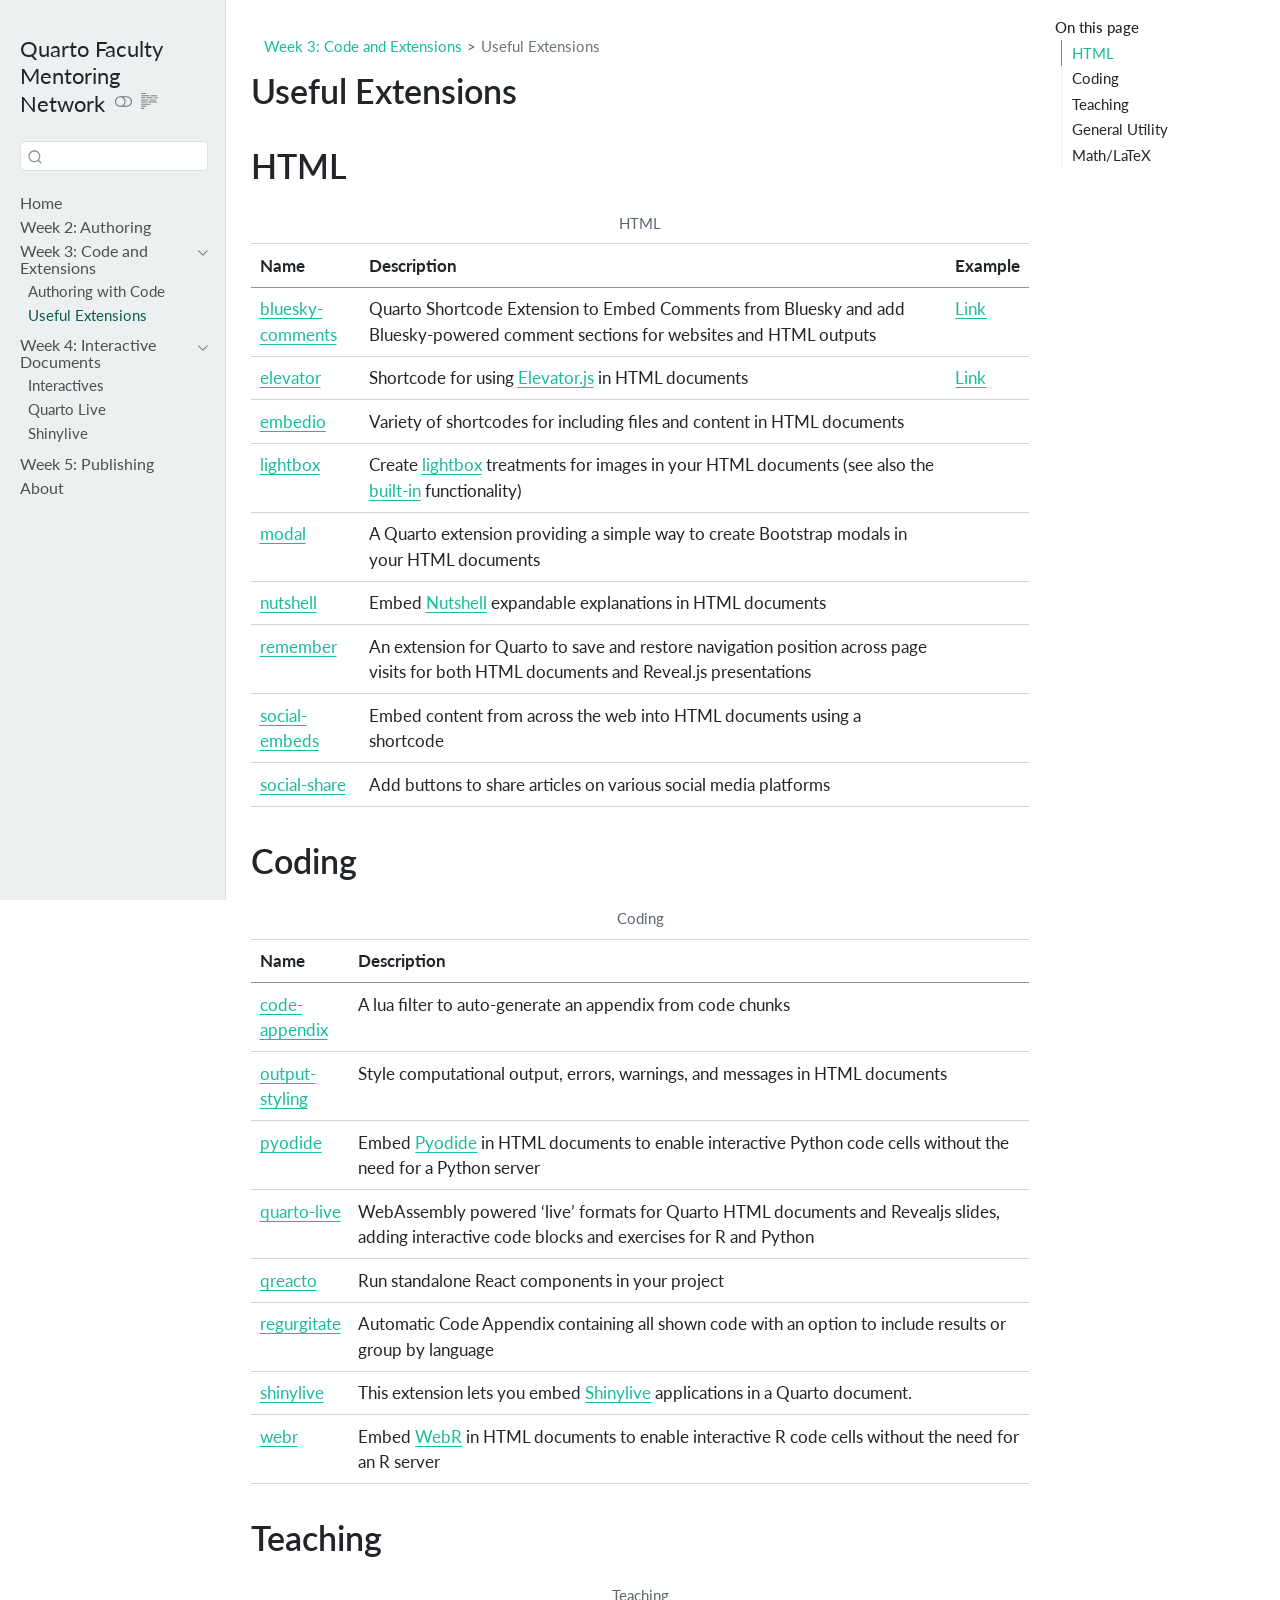
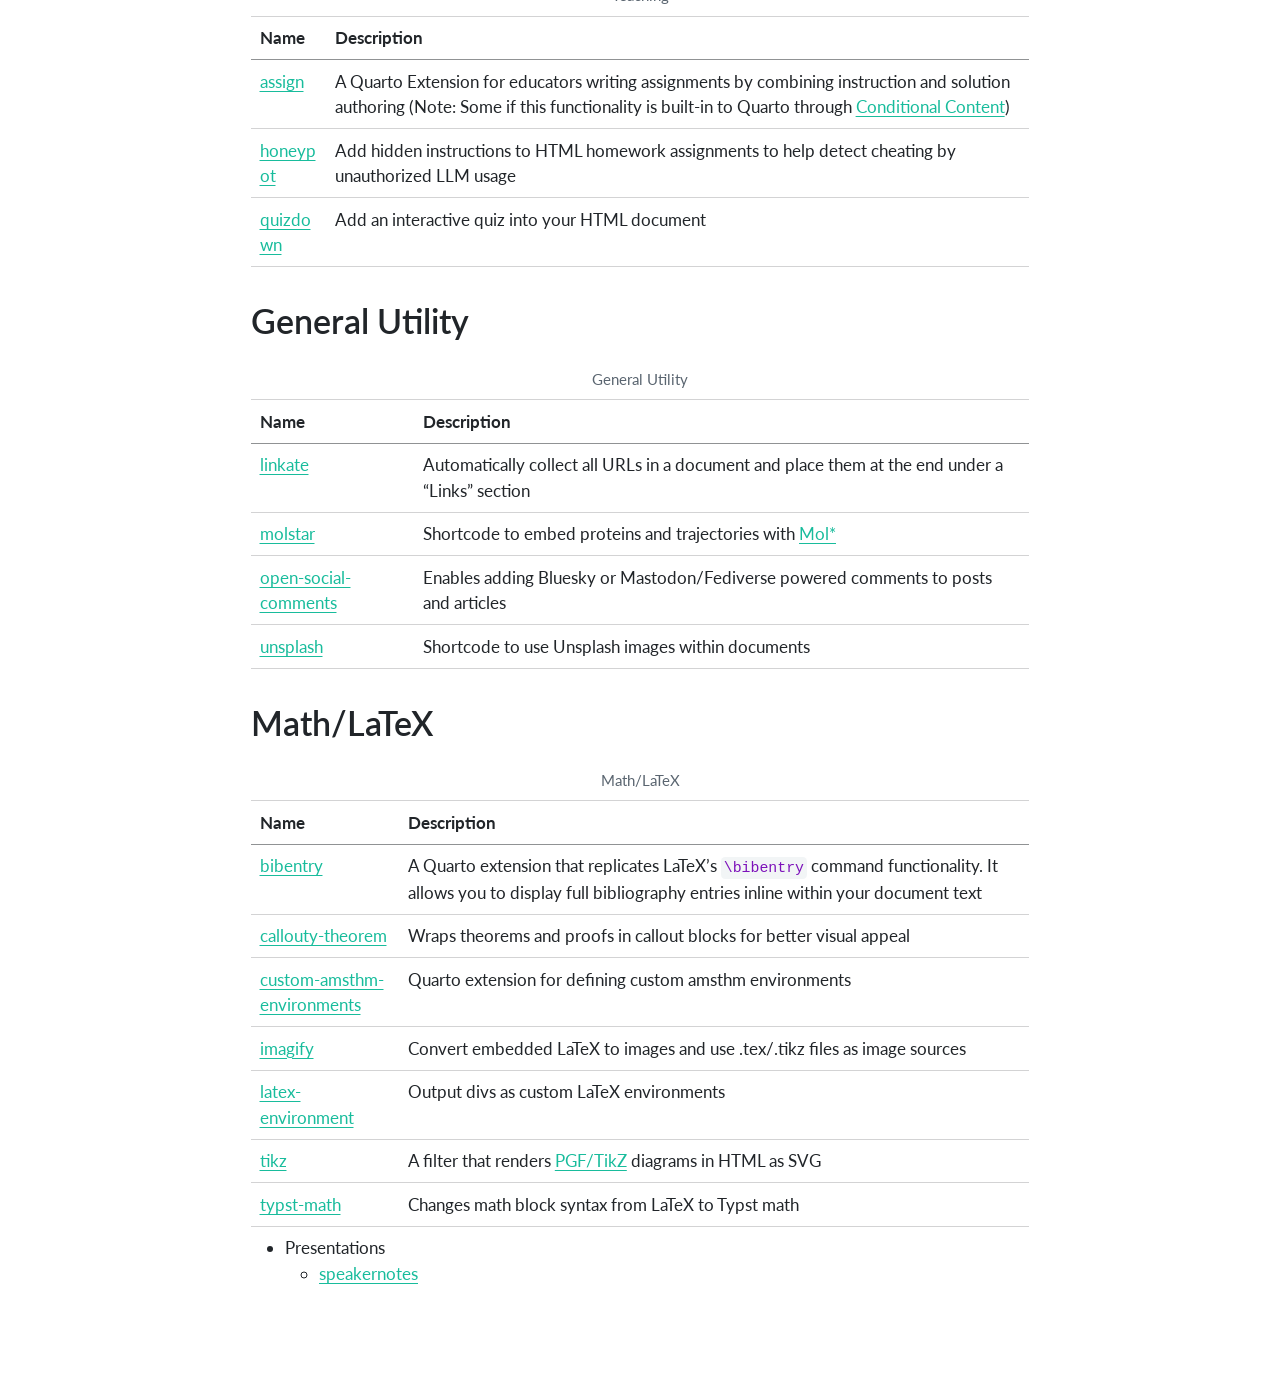
<file: extensions.html>
<!DOCTYPE html>
<html xmlns="http://www.w3.org/1999/xhtml" lang="en" xml:lang="en"><head>

<meta charset="utf-8">
<meta name="generator" content="quarto-1.9.36">

<meta name="viewport" content="width=device-width, initial-scale=1.0, user-scalable=yes">


<title>Useful Extensions – Quarto Faculty Mentoring Network</title>
<style>
/* Default styles provided by pandoc.
** See https://pandoc.org/MANUAL.html#variables-for-html for config info.
*/
code{white-space: pre-wrap;}
span.smallcaps{font-variant: small-caps;}
div.columns{display: flex; gap: min(4vw, 1.5em);}
div.column{flex: auto; overflow-x: auto;}
div.hanging-indent{margin-left: 1.5em; text-indent: -1.5em;}
ul.task-list{list-style: none;}
ul.task-list li input[type="checkbox"] {
  width: 0.8em;
  margin: 0 0.8em 0.2em -1em; /* quarto-specific, see https://github.com/quarto-dev/quarto-cli/issues/4556 */ 
  vertical-align: middle;
}
</style>


<script src="site_libs/quarto-nav/quarto-nav.js"></script>
<script src="site_libs/quarto-nav/headroom.min.js"></script>
<script src="site_libs/clipboard/clipboard.min.js"></script>
<script src="site_libs/quarto-search/autocomplete.umd.js"></script>
<script src="site_libs/quarto-search/fuse.min.js"></script>
<script src="site_libs/quarto-search/quarto-search.js"></script>
<meta name="quarto:offset" content="./">
<script src="site_libs/quarto-html/quarto.js" type="module"></script>
<script src="site_libs/quarto-html/tabsets/tabsets.js" type="module"></script>
<script src="site_libs/quarto-html/popper.min.js"></script>
<script src="site_libs/quarto-html/tippy.umd.min.js"></script>
<script src="site_libs/quarto-html/anchor.min.js"></script>
<link href="site_libs/quarto-html/tippy.css" rel="stylesheet">
<link href="site_libs/quarto-html/quarto-syntax-highlighting-845c23b38eaddc0f92fda52bfe77a8c8.css" rel="stylesheet" class="quarto-color-scheme" id="quarto-text-highlighting-styles">
<link href="site_libs/quarto-html/quarto-syntax-highlighting-dark-f418161beb48e0141c760e455f12af2c.css" rel="stylesheet" class="quarto-color-scheme quarto-color-alternate" id="quarto-text-highlighting-styles">
<script src="site_libs/bootstrap/bootstrap.min.js"></script>
<link href="site_libs/bootstrap/bootstrap-icons.css" rel="stylesheet">
<link href="site_libs/bootstrap/bootstrap-afa47df0b9d33c5abd1bced1eaab4b8f.min.css" rel="stylesheet" append-hash="true" class="quarto-color-scheme" id="quarto-bootstrap" data-mode="light">
<link href="site_libs/bootstrap/bootstrap-dark-ad5070471fd92383d90ec7a425ee2c80.min.css" rel="stylesheet" append-hash="true" class="quarto-color-scheme quarto-color-alternate" id="quarto-bootstrap" data-mode="dark">
<script id="quarto-search-options" type="application/json">{
  "location": "sidebar",
  "copy-button": false,
  "collapse-after": 3,
  "panel-placement": "start",
  "type": "textbox",
  "limit": 50,
  "keyboard-shortcut": [
    "f",
    "/",
    "s"
  ],
  "show-item-context": false,
  "language": {
    "search-no-results-text": "No results",
    "search-matching-documents-text": "matching documents",
    "search-copy-link-title": "Copy link to search",
    "search-hide-matches-text": "Hide additional matches",
    "search-more-match-text": "more match in this document",
    "search-more-matches-text": "more matches in this document",
    "search-clear-button-title": "Clear",
    "search-text-placeholder": "",
    "search-detached-cancel-button-title": "Cancel",
    "search-submit-button-title": "Submit",
    "search-label": "Search"
  }
}</script>
<script async="" src="https://hypothes.is/embed.js"></script>
<script>
  window.document.addEventListener("DOMContentLoaded", function (_event) {
    document.body.classList.add('hypothesis-enabled');
  });
</script>


<link rel="stylesheet" href="styles.css">
</head>

<body class="nav-sidebar docked quarto-dark"><script id="quarto-html-before-body" type="application/javascript">
    const toggleBodyColorMode = (bsSheetEl) => {
      const mode = bsSheetEl.getAttribute("data-mode");
      const bodyEl = window.document.querySelector("body");
      if (mode === "dark") {
        bodyEl.classList.add("quarto-dark");
        bodyEl.classList.remove("quarto-light");
      } else {
        bodyEl.classList.add("quarto-light");
        bodyEl.classList.remove("quarto-dark");
      }
    }
    const toggleBodyColorPrimary = () => {
      const bsSheetEl = window.document.querySelector("link#quarto-bootstrap:not([rel=disabled-stylesheet])");
      if (bsSheetEl) {
        toggleBodyColorMode(bsSheetEl);
      }
    }
    const setColorSchemeToggle = (alternate) => {
      const toggles = window.document.querySelectorAll('.quarto-color-scheme-toggle');
      for (let i=0; i < toggles.length; i++) {
        const toggle = toggles[i];
        if (toggle) {
          if (alternate) {
            toggle.classList.add("alternate");
          } else {
            toggle.classList.remove("alternate");
          }
        }
      }
    };
    const toggleColorMode = (alternate) => {
      // Switch the stylesheets
      const primaryStylesheets = window.document.querySelectorAll('link.quarto-color-scheme:not(.quarto-color-alternate)');
      const alternateStylesheets = window.document.querySelectorAll('link.quarto-color-scheme.quarto-color-alternate');
      manageTransitions('#quarto-margin-sidebar .nav-link', false);
      if (alternate) {
        // note: dark is layered on light, we don't disable primary!
        enableStylesheet(alternateStylesheets);
        for (const sheetNode of alternateStylesheets) {
          if (sheetNode.id === "quarto-bootstrap") {
            toggleBodyColorMode(sheetNode);
          }
        }
      } else {
        disableStylesheet(alternateStylesheets);
        enableStylesheet(primaryStylesheets)
        toggleBodyColorPrimary();
      }
      manageTransitions('#quarto-margin-sidebar .nav-link', true);
      // Switch the toggles
      setColorSchemeToggle(alternate)
      // Hack to workaround the fact that safari doesn't
      // properly recolor the scrollbar when toggling (#1455)
      if (navigator.userAgent.indexOf('Safari') > 0 && navigator.userAgent.indexOf('Chrome') == -1) {
        manageTransitions("body", false);
        window.scrollTo(0, 1);
        setTimeout(() => {
          window.scrollTo(0, 0);
          manageTransitions("body", true);
        }, 40);
      }
    }
    const disableStylesheet = (stylesheets) => {
      for (let i=0; i < stylesheets.length; i++) {
        const stylesheet = stylesheets[i];
        stylesheet.rel = 'disabled-stylesheet';
      }
    }
    const enableStylesheet = (stylesheets) => {
      for (let i=0; i < stylesheets.length; i++) {
        const stylesheet = stylesheets[i];
        if(stylesheet.rel !== 'stylesheet') { // for Chrome, which will still FOUC without this check
          stylesheet.rel = 'stylesheet';
        }
      }
    }
    const manageTransitions = (selector, allowTransitions) => {
      const els = window.document.querySelectorAll(selector);
      for (let i=0; i < els.length; i++) {
        const el = els[i];
        if (allowTransitions) {
          el.classList.remove('notransition');
        } else {
          el.classList.add('notransition');
        }
      }
    }
    const isFileUrl = () => {
      return window.location.protocol === 'file:';
    }
    const hasAlternateSentinel = () => {
      let styleSentinel = getColorSchemeSentinel();
      if (styleSentinel !== null) {
        return styleSentinel === "alternate";
      } else {
        return false;
      }
    }
    const setStyleSentinel = (alternate) => {
      const value = alternate ? "alternate" : "default";
      if (!isFileUrl()) {
        window.localStorage.setItem("quarto-color-scheme", value);
      } else {
        localAlternateSentinel = value;
      }
    }
    const getColorSchemeSentinel = () => {
      if (!isFileUrl()) {
        const storageValue = window.localStorage.getItem("quarto-color-scheme");
        return storageValue != null ? storageValue : localAlternateSentinel;
      } else {
        return localAlternateSentinel;
      }
    }
    const toggleGiscusIfUsed = (isAlternate, darkModeDefault) => {
      const baseTheme = document.querySelector('#giscus-base-theme')?.value ?? 'light';
      const alternateTheme = document.querySelector('#giscus-alt-theme')?.value ?? 'dark';
      let newTheme = '';
      if(authorPrefersDark) {
        newTheme = isAlternate ? baseTheme : alternateTheme;
      } else {
        newTheme = isAlternate ? alternateTheme : baseTheme;
      }
      const changeGiscusTheme = () => {
        // From: https://github.com/giscus/giscus/issues/336
        const sendMessage = (message) => {
          const iframe = document.querySelector('iframe.giscus-frame');
          if (!iframe) return;
          iframe.contentWindow.postMessage({ giscus: message }, 'https://giscus.app');
        }
        sendMessage({
          setConfig: {
            theme: newTheme
          }
        });
      }
      const isGiscussLoaded = window.document.querySelector('iframe.giscus-frame') !== null;
      if (isGiscussLoaded) {
        changeGiscusTheme();
      }
    };
    const authorPrefersDark = true;
    const queryPrefersDark = window.matchMedia('(prefers-color-scheme: dark)');
    const darkModeDefault = queryPrefersDark.matches;
    let localAlternateSentinel = darkModeDefault ? 'alternate' : 'default';
    // Dark / light mode switch
    window.quartoToggleColorScheme = () => {
      // Read the current dark / light value
      let toAlternate = !hasAlternateSentinel();
      toggleColorMode(toAlternate);
      setStyleSentinel(toAlternate);
      toggleGiscusIfUsed(toAlternate, darkModeDefault);
      window.dispatchEvent(new Event('resize'));
    };
    queryPrefersDark.addEventListener("change", e => {
      if(window.localStorage.getItem("quarto-color-scheme") !== null)
        return;
      const alternate = e.matches
      toggleColorMode(alternate);
      localAlternateSentinel = e.matches ? 'alternate' : 'default'; // this is used alongside local storage!
      toggleGiscusIfUsed(alternate, darkModeDefault);
    });
    // Switch to dark mode if need be
    if (hasAlternateSentinel()) {
      toggleColorMode(true);
    } else {
      toggleColorMode(false);
    }
  </script>

<div id="quarto-search-results"></div>
  <header id="quarto-header" class="headroom fixed-top">
  <nav class="quarto-secondary-nav">
    <div class="container-fluid d-flex">
      <button type="button" class="quarto-btn-toggle btn" data-bs-toggle="collapse" role="button" data-bs-target=".quarto-sidebar-collapse-item" aria-controls="quarto-sidebar" aria-expanded="false" aria-label="Toggle sidebar navigation" onclick="if (window.quartoToggleHeadroom) { window.quartoToggleHeadroom(); }">
        <i class="bi bi-layout-text-sidebar-reverse"></i>
      </button>
        <nav class="quarto-page-breadcrumbs" aria-label="breadcrumb"><ol class="breadcrumb"><li class="breadcrumb-item"><a href="./authoring_code.html">Week 3: Code and Extensions</a></li><li class="breadcrumb-item"><a href="./extensions.html">Useful Extensions</a></li></ol></nav>
        <a class="flex-grow-1" role="navigation" data-bs-toggle="collapse" data-bs-target=".quarto-sidebar-collapse-item" aria-controls="quarto-sidebar" aria-expanded="false" aria-label="Toggle sidebar navigation" onclick="if (window.quartoToggleHeadroom) { window.quartoToggleHeadroom(); }">      
        </a>
      <button type="button" class="btn quarto-search-button" aria-label="Search" onclick="window.quartoOpenSearch();">
        <i class="bi bi-search"></i>
      </button>
    </div>
  </nav>
</header>
<!-- content -->
<div id="quarto-content" class="quarto-container page-columns page-rows-contents page-layout-article">
<!-- sidebar -->
  <nav id="quarto-sidebar" class="sidebar collapse collapse-horizontal quarto-sidebar-collapse-item sidebar-navigation docked overflow-auto">
    <div class="pt-lg-2 mt-2 text-left sidebar-header">
    <div class="sidebar-title mb-0 py-0">
      <a href="./">Quarto Faculty Mentoring Network</a> 
        <div class="sidebar-tools-main">
  <a href="" class="quarto-color-scheme-toggle quarto-navigation-tool  px-1" onclick="window.quartoToggleColorScheme(); return false;" title="Toggle dark mode"><i class="bi"></i></a>
  <a href="" class="quarto-reader-toggle quarto-navigation-tool px-1" onclick="window.quartoToggleReader(); return false;" title="Toggle reader mode">
  <div class="quarto-reader-toggle-btn">
  <i class="bi"></i>
  </div>
</a>
</div>
    </div>
      </div>
        <div class="mt-2 flex-shrink-0 align-items-center">
        <div class="sidebar-search">
        <div id="quarto-search" class="" title="Search"></div>
        </div>
        </div>
    <div class="sidebar-menu-container"> 
    <ul class="list-unstyled mt-1">
        <li class="sidebar-item">
  <div class="sidebar-item-container"> 
  <a href="./index.html" class="sidebar-item-text sidebar-link">
 <span class="menu-text">Home</span></a>
  </div>
</li>
        <li class="sidebar-item">
  <div class="sidebar-item-container"> 
  <a href="./authoring.html" class="sidebar-item-text sidebar-link">
 <span class="menu-text">Week 2: Authoring</span></a>
  </div>
</li>
        <li class="sidebar-item sidebar-item-section">
      <div class="sidebar-item-container"> 
            <a class="sidebar-item-text sidebar-link text-start" data-bs-toggle="collapse" data-bs-target="#quarto-sidebar-section-1" role="navigation" aria-expanded="true">
 <span class="menu-text">Week 3: Code and Extensions</span></a>
          <a class="sidebar-item-toggle text-start" data-bs-toggle="collapse" data-bs-target="#quarto-sidebar-section-1" role="navigation" aria-expanded="true" aria-label="Toggle section">
            <i class="bi bi-chevron-right ms-2"></i>
          </a> 
      </div>
      <ul id="quarto-sidebar-section-1" class="collapse list-unstyled sidebar-section depth1 show">  
          <li class="sidebar-item">
  <div class="sidebar-item-container"> 
  <a href="./authoring_code.html" class="sidebar-item-text sidebar-link">
 <span class="menu-text">Authoring with Code</span></a>
  </div>
</li>
          <li class="sidebar-item">
  <div class="sidebar-item-container"> 
  <a href="./extensions.html" class="sidebar-item-text sidebar-link active">
 <span class="menu-text">Useful Extensions</span></a>
  </div>
</li>
      </ul>
  </li>
        <li class="sidebar-item sidebar-item-section">
      <div class="sidebar-item-container"> 
            <a class="sidebar-item-text sidebar-link text-start" data-bs-toggle="collapse" data-bs-target="#quarto-sidebar-section-2" role="navigation" aria-expanded="true">
 <span class="menu-text">Week 4: Interactive Documents</span></a>
          <a class="sidebar-item-toggle text-start" data-bs-toggle="collapse" data-bs-target="#quarto-sidebar-section-2" role="navigation" aria-expanded="true" aria-label="Toggle section">
            <i class="bi bi-chevron-right ms-2"></i>
          </a> 
      </div>
      <ul id="quarto-sidebar-section-2" class="collapse list-unstyled sidebar-section depth1 show">  
          <li class="sidebar-item">
  <div class="sidebar-item-container"> 
  <a href="./interactives.html" class="sidebar-item-text sidebar-link">
 <span class="menu-text">Interactives</span></a>
  </div>
</li>
          <li class="sidebar-item">
  <div class="sidebar-item-container"> 
  <a href="./quarto_live.html" class="sidebar-item-text sidebar-link">
 <span class="menu-text">Quarto Live</span></a>
  </div>
</li>
          <li class="sidebar-item">
  <div class="sidebar-item-container"> 
  <a href="./shinylive.html" class="sidebar-item-text sidebar-link">
 <span class="menu-text">Shinylive</span></a>
  </div>
</li>
      </ul>
  </li>
        <li class="sidebar-item">
  <div class="sidebar-item-container"> 
  <a href="./publishing.html" class="sidebar-item-text sidebar-link">
 <span class="menu-text">Week 5: Publishing</span></a>
  </div>
</li>
        <li class="sidebar-item">
  <div class="sidebar-item-container"> 
  <a href="./about.html" class="sidebar-item-text sidebar-link">
 <span class="menu-text">About</span></a>
  </div>
</li>
    </ul>
    </div>
</nav>
<div id="quarto-sidebar-glass" class="quarto-sidebar-collapse-item" data-bs-toggle="collapse" data-bs-target=".quarto-sidebar-collapse-item"></div>
<!-- margin-sidebar -->
    <div id="quarto-margin-sidebar" class="sidebar margin-sidebar">
        <nav id="TOC" role="doc-toc" class="toc-active">
    <h2 id="toc-title">On this page</h2>
   
  <ul>
  <li><a href="#html" id="toc-html" class="nav-link active" data-scroll-target="#html">HTML</a></li>
  <li><a href="#coding" id="toc-coding" class="nav-link" data-scroll-target="#coding">Coding</a></li>
  <li><a href="#teaching" id="toc-teaching" class="nav-link" data-scroll-target="#teaching">Teaching</a></li>
  <li><a href="#general-utility" id="toc-general-utility" class="nav-link" data-scroll-target="#general-utility">General Utility</a></li>
  <li><a href="#mathlatex" id="toc-mathlatex" class="nav-link" data-scroll-target="#mathlatex">Math/LaTeX</a></li>
  </ul>
</nav>
    </div>
<!-- main -->
<main class="content" id="quarto-document-content">


<header id="title-block-header" class="quarto-title-block default"><nav class="quarto-page-breadcrumbs quarto-title-breadcrumbs d-none d-lg-block" aria-label="breadcrumb"><ol class="breadcrumb"><li class="breadcrumb-item"><a href="./authoring_code.html">Week 3: Code and Extensions</a></li><li class="breadcrumb-item"><a href="./extensions.html">Useful Extensions</a></li></ol></nav>
<div class="quarto-title">
<h1 class="title">Useful Extensions</h1>
</div>



<div class="quarto-title-meta">

    
  
    
  </div>
  


</header>


<section id="html" class="level1">
<h1>HTML</h1>
<table class="caption-top table">
<caption>HTML</caption>
<thead>
<tr class="header">
<th style="text-align: left;">Name</th>
<th style="text-align: left;">Description</th>
<th>Example</th>
</tr>
</thead>
<tbody>
<tr class="odd">
<td style="text-align: left;"><a href="https://github.com/quarto-ext/bluesky-comments">bluesky-comments</a></td>
<td style="text-align: left;">Quarto Shortcode Extension to Embed Comments from Bluesky and add Bluesky-powered comment sections for websites and HTML outputs</td>
<td><a href="https://quarto-ext.github.io/bluesky-comments/examples.html">Link</a></td>
</tr>
<tr class="even">
<td style="text-align: left;"><a href="https://github.com/mcanouil/quarto-elevator">elevator</a></td>
<td style="text-align: left;">Shortcode for using <a href="https://tholman.com/elevator.js/">Elevator.js</a> in HTML documents</td>
<td><a href="https://tholman.com/elevator.js/">Link</a></td>
</tr>
<tr class="odd">
<td style="text-align: left;"><a href="https://github.com/coatless-quarto/embedio">embedio</a></td>
<td style="text-align: left;">Variety of shortcodes for including files and content in HTML documents</td>
<td></td>
</tr>
<tr class="even">
<td style="text-align: left;"><a href="https://github.com/quarto-ext/lightbox">lightbox</a></td>
<td style="text-align: left;">Create <a href="https://biati-digital.github.io/glightbox/">lightbox</a> treatments for images in your HTML documents (see also the <a href="https://quarto.org/docs/output-formats/html-lightbox-figures.html">built-in</a> functionality)</td>
<td></td>
</tr>
<tr class="odd">
<td style="text-align: left;"><a href="https://github.com/mcanouil/quarto-modal">modal</a></td>
<td style="text-align: left;">A Quarto extension providing a simple way to create Bootstrap modals in your HTML documents</td>
<td></td>
</tr>
<tr class="even">
<td style="text-align: left;"><a href="https://github.com/schochastics/quarto-nutshell">nutshell</a></td>
<td style="text-align: left;">Embed <a href="https://ncase.me/nutshell/">Nutshell</a> expandable explanations in HTML documents</td>
<td></td>
</tr>
<tr class="odd">
<td style="text-align: left;"><a href="https://github.com/mcanouil/quarto-remember">remember</a></td>
<td style="text-align: left;">An extension for Quarto to save and restore navigation position across page visits for both HTML documents and Reveal.js presentations</td>
<td></td>
</tr>
<tr class="even">
<td style="text-align: left;"><a href="https://github.com/sellorm/quarto-social-embeds">social-embeds</a></td>
<td style="text-align: left;">Embed content from across the web into HTML documents using a shortcode</td>
<td></td>
</tr>
<tr class="odd">
<td style="text-align: left;"><a href="https://github.com/schochastics/quarto-social-share">social-share</a></td>
<td style="text-align: left;">Add buttons to share articles on various social media platforms</td>
<td></td>
</tr>
</tbody>
</table>
</section>
<section id="coding" class="level1">
<h1>Coding</h1>
<table class="caption-top table">
<caption>Coding</caption>
<thead>
<tr class="header">
<th style="text-align: left;">Name</th>
<th style="text-align: left;">Description</th>
</tr>
</thead>
<tbody>
<tr class="odd">
<td style="text-align: left;"><a href="https://github.com/cl-roberts/code-appendix">code-appendix</a></td>
<td style="text-align: left;">A lua filter to auto-generate an appendix from code chunks</td>
</tr>
<tr class="even">
<td style="text-align: left;"><a href="https://github.com/andrewheiss/quarto-output-styling">output-styling</a></td>
<td style="text-align: left;">Style computational output, errors, warnings, and messages in HTML documents</td>
</tr>
<tr class="odd">
<td style="text-align: left;"><a href="https://github.com/coatless-quarto/pyodide">pyodide</a></td>
<td style="text-align: left;">Embed <a href="https://pyodide.org/en/stable/">Pyodide</a> in HTML documents to enable interactive Python code cells without the need for a Python server</td>
</tr>
<tr class="even">
<td style="text-align: left;"><a href="https://r-wasm.github.io/quarto-live/">quarto-live</a></td>
<td style="text-align: left;">WebAssembly powered ‘live’ formats for Quarto HTML documents and Revealjs slides, adding interactive code blocks and exercises for R and Python</td>
</tr>
<tr class="odd">
<td style="text-align: left;"><a href="https://github.com/clearmatics/qreacto">qreacto</a></td>
<td style="text-align: left;">Run standalone React components in your project</td>
</tr>
<tr class="even">
<td style="text-align: left;"><a href="https://github.com/coatless-quarto/regurgitate">regurgitate</a></td>
<td style="text-align: left;">Automatic Code Appendix containing all shown code with an option to include results or group by language</td>
</tr>
<tr class="odd">
<td style="text-align: left;"><a href="https://github.com/quarto-ext/shinylive">shinylive</a></td>
<td style="text-align: left;">This extension lets you embed <a href="https://shiny.rstudio.com/py/docs/shinylive.html">Shinylive</a> applications in a Quarto document.</td>
</tr>
<tr class="even">
<td style="text-align: left;"><a href="https://github.com/coatless/quarto-webr">webr</a></td>
<td style="text-align: left;">Embed <a href="https://docs.r-wasm.org/webr/latest/">WebR</a> in HTML documents to enable interactive R code cells without the need for an R server</td>
</tr>
</tbody>
</table>
</section>
<section id="teaching" class="level1">
<h1>Teaching</h1>
<table class="caption-top table">
<caption>Teaching</caption>
<thead>
<tr class="header">
<th style="text-align: left;">Name</th>
<th style="text-align: left;">Description</th>
</tr>
</thead>
<tbody>
<tr class="odd">
<td style="text-align: left;"><a href="https://github.com/coatless-quarto/assign">assign</a></td>
<td style="text-align: left;">A Quarto Extension for educators writing assignments by combining instruction and solution authoring (Note: Some if this functionality is built-in to Quarto through <a href="https://quarto.org/docs/authoring/conditional.html">Conditional Content</a>)</td>
</tr>
<tr class="even">
<td style="text-align: left;"><a href="https://github.com/jmgirard/honeypot">honeypot</a></td>
<td style="text-align: left;">Add hidden instructions to HTML homework assignments to help detect cheating by unauthorized LLM usage</td>
</tr>
<tr class="odd">
<td style="text-align: left;"><a href="https://github.com/parmsam/quarto-quizdown">quizdown</a></td>
<td style="text-align: left;">Add an interactive quiz into your HTML document</td>
</tr>
</tbody>
</table>
</section>
<section id="general-utility" class="level1">
<h1>General Utility</h1>
<table class="caption-top table">
<caption>General Utility</caption>
<thead>
<tr class="header">
<th style="text-align: left;">Name</th>
<th style="text-align: left;">Description</th>
</tr>
</thead>
<tbody>
<tr class="odd">
<td style="text-align: left;"><a href="https://github.com/coatless-quarto/linkate">linkate</a></td>
<td style="text-align: left;">Automatically collect all URLs in a document and place them at the end under a “Links” section</td>
</tr>
<tr class="even">
<td style="text-align: left;"><a href="https://github.com/jmbuhr/quarto-molstar">molstar</a></td>
<td style="text-align: left;">Shortcode to embed proteins and trajectories with <a href="https://molstar.org/">Mol*</a></td>
</tr>
<tr class="odd">
<td style="text-align: left;"><a href="https://github.com/AndreasThinks/quarto-open-social-comments">open-social-comments</a></td>
<td style="text-align: left;">Enables adding Bluesky or Mastodon/Fediverse powered comments to posts and articles</td>
</tr>
<tr class="even">
<td style="text-align: left;"><a href="https://github.com/dragonstyle/unsplash">unsplash</a></td>
<td style="text-align: left;">Shortcode to use Unsplash images within documents</td>
</tr>
</tbody>
</table>
</section>
<section id="mathlatex" class="level1">
<h1>Math/LaTeX</h1>
<table class="caption-top table">
<caption>Math/LaTeX</caption>
<thead>
<tr class="header">
<th style="text-align: left;">Name</th>
<th style="text-align: left;">Description</th>
</tr>
</thead>
<tbody>
<tr class="odd">
<td style="text-align: left;"><a href="https://github.com/fredguth/bibentry">bibentry</a></td>
<td style="text-align: left;">A Quarto extension that replicates LaTeX’s <code>\bibentry</code> command functionality. It allows you to display full bibliography entries inline within your document text</td>
</tr>
<tr class="even">
<td style="text-align: left;"><a href="https://github.com/sun123zxy/quarto-callouty-theorem">callouty-theorem</a></td>
<td style="text-align: left;">Wraps theorems and proofs in callout blocks for better visual appeal</td>
</tr>
<tr class="odd">
<td style="text-align: left;"><a href="https://github.com/MateusMolina/custom-amsthm-environments">custom-amsthm-environments</a></td>
<td style="text-align: left;">Quarto extension for defining custom amsthm environments</td>
</tr>
<tr class="even">
<td style="text-align: left;"><a href="https://github.com/dialoa/imagify">imagify</a></td>
<td style="text-align: left;">Convert embedded LaTeX to images and use .tex/.tikz files as image sources</td>
</tr>
<tr class="odd">
<td style="text-align: left;"><a href="https://github.com/quarto-ext/latex-environment">latex-environment</a></td>
<td style="text-align: left;">Output divs as custom LaTeX environments</td>
</tr>
<tr class="even">
<td style="text-align: left;"><a href="https://github.com/danmackinlay/quarto_tikz">tikz</a></td>
<td style="text-align: left;">A filter that renders <a href="https://en.wikipedia.org/wiki/PGF/TikZ">PGF/TikZ</a> diagrams in HTML as SVG</td>
</tr>
<tr class="odd">
<td style="text-align: left;"><a href="https://github.com/sverrirarnors/typst-math">typst-math</a></td>
<td style="text-align: left;">Changes math block syntax from LaTeX to Typst math</td>
</tr>
</tbody>
</table>
<ul>
<li>Presentations
<ul>
<li><a href="https://github.com/pagiraud/speakernotes">speakernotes</a></li>
</ul></li>
</ul>


</section>

</main> <!-- /main -->
<script id="quarto-html-after-body" type="application/javascript">
  window.document.addEventListener("DOMContentLoaded", function (event) {
    // Ensure there is a toggle, if there isn't float one in the top right
    if (window.document.querySelector('.quarto-color-scheme-toggle') === null) {
      const a = window.document.createElement('a');
      a.classList.add('top-right');
      a.classList.add('quarto-color-scheme-toggle');
      a.href = "";
      a.onclick = function() { try { window.quartoToggleColorScheme(); } catch {} return false; };
      const i = window.document.createElement("i");
      i.classList.add('bi');
      a.appendChild(i);
      window.document.body.appendChild(a);
    }
    setColorSchemeToggle(hasAlternateSentinel())
    const icon = "";
    const anchorJS = new window.AnchorJS();
    anchorJS.options = {
      placement: 'right',
      icon: icon
    };
    anchorJS.add('.anchored');
    const isCodeAnnotation = (el) => {
      for (const clz of el.classList) {
        if (clz.startsWith('code-annotation-')) {                     
          return true;
        }
      }
      return false;
    }
    const onCopySuccess = function(e) {
      // button target
      const button = e.trigger;
      // don't keep focus
      button.blur();
      // flash "checked"
      button.classList.add('code-copy-button-checked');
      var currentTitle = button.getAttribute("title");
      button.setAttribute("title", "Copied!");
      let tooltip;
      if (window.bootstrap) {
        button.setAttribute("data-bs-toggle", "tooltip");
        button.setAttribute("data-bs-placement", "left");
        button.setAttribute("data-bs-title", "Copied!");
        tooltip = new bootstrap.Tooltip(button, 
          { trigger: "manual", 
            customClass: "code-copy-button-tooltip",
            offset: [0, -8]});
        tooltip.show();    
      }
      setTimeout(function() {
        if (tooltip) {
          tooltip.hide();
          button.removeAttribute("data-bs-title");
          button.removeAttribute("data-bs-toggle");
          button.removeAttribute("data-bs-placement");
        }
        button.setAttribute("title", currentTitle);
        button.classList.remove('code-copy-button-checked');
      }, 1000);
      // clear code selection
      e.clearSelection();
    }
    const getTextToCopy = function(trigger) {
      const outerScaffold = trigger.parentElement.cloneNode(true);
      const codeEl = outerScaffold.querySelector('code');
      for (const childEl of codeEl.children) {
        if (isCodeAnnotation(childEl)) {
          childEl.remove();
        }
      }
      return codeEl.innerText;
    }
    const clipboard = new window.ClipboardJS('.code-copy-button:not([data-in-quarto-modal])', {
      text: getTextToCopy
    });
    clipboard.on('success', onCopySuccess);
    if (window.document.getElementById('quarto-embedded-source-code-modal')) {
      const clipboardModal = new window.ClipboardJS('.code-copy-button[data-in-quarto-modal]', {
        text: getTextToCopy,
        container: window.document.getElementById('quarto-embedded-source-code-modal')
      });
      clipboardModal.on('success', onCopySuccess);
    }
      var localhostRegex = new RegExp(/^(?:http|https):\/\/localhost\:?[0-9]*\//);
      var mailtoRegex = new RegExp(/^mailto:/);
        var filterRegex = new RegExp("https:\/\/mdlama\.github\.io\/quartofmn\/");
      var isInternal = (href) => {
          return filterRegex.test(href) || localhostRegex.test(href) || mailtoRegex.test(href);
      }
      // Inspect non-navigation links and adorn them if external
     var links = window.document.querySelectorAll('a[href]:not(.nav-link):not(.navbar-brand):not(.toc-action):not(.sidebar-link):not(.sidebar-item-toggle):not(.pagination-link):not(.no-external):not([aria-hidden]):not(.dropdown-item):not(.quarto-navigation-tool):not(.about-link)');
      for (var i=0; i<links.length; i++) {
        const link = links[i];
        if (!isInternal(link.href)) {
          // undo the damage that might have been done by quarto-nav.js in the case of
          // links that we want to consider external
          if (link.dataset.originalHref !== undefined) {
            link.href = link.dataset.originalHref;
          }
        }
      }
    function tippyHover(el, contentFn, onTriggerFn, onUntriggerFn) {
      const config = {
        allowHTML: true,
        maxWidth: 500,
        delay: 100,
        arrow: false,
        appendTo: function(el) {
            return el.parentElement;
        },
        interactive: true,
        interactiveBorder: 10,
        theme: 'quarto',
        placement: 'bottom-start',
      };
      if (contentFn) {
        config.content = contentFn;
      }
      if (onTriggerFn) {
        config.onTrigger = onTriggerFn;
      }
      if (onUntriggerFn) {
        config.onUntrigger = onUntriggerFn;
      }
      window.tippy(el, config); 
    }
    const noterefs = window.document.querySelectorAll('a[role="doc-noteref"]');
    for (var i=0; i<noterefs.length; i++) {
      const ref = noterefs[i];
      tippyHover(ref, function() {
        // use id or data attribute instead here
        let href = ref.getAttribute('data-footnote-href') || ref.getAttribute('href');
        try { href = new URL(href).hash; } catch {}
        const id = href.replace(/^#\/?/, "");
        const note = window.document.getElementById(id);
        if (note) {
          return note.innerHTML;
        } else {
          return "";
        }
      });
    }
    const xrefs = window.document.querySelectorAll('a.quarto-xref');
    const processXRef = (id, note) => {
      // Strip column container classes
      const stripColumnClz = (el) => {
        el.classList.remove("page-full", "page-columns");
        if (el.children) {
          for (const child of el.children) {
            stripColumnClz(child);
          }
        }
      }
      stripColumnClz(note)
      if (id === null || id.startsWith('sec-')) {
        // Special case sections, only their first couple elements
        const container = document.createElement("div");
        if (note.children && note.children.length > 2) {
          container.appendChild(note.children[0].cloneNode(true));
          for (let i = 1; i < note.children.length; i++) {
            const child = note.children[i];
            if (child.tagName === "P" && child.innerText === "") {
              continue;
            } else {
              container.appendChild(child.cloneNode(true));
              break;
            }
          }
          if (window.Quarto?.typesetMath) {
            window.Quarto.typesetMath(container);
          }
          return container.innerHTML
        } else {
          if (window.Quarto?.typesetMath) {
            window.Quarto.typesetMath(note);
          }
          return note.innerHTML;
        }
      } else {
        // Remove any anchor links if they are present
        const anchorLink = note.querySelector('a.anchorjs-link');
        if (anchorLink) {
          anchorLink.remove();
        }
        if (window.Quarto?.typesetMath) {
          window.Quarto.typesetMath(note);
        }
        if (note.classList.contains("callout")) {
          return note.outerHTML;
        } else {
          return note.innerHTML;
        }
      }
    }
    for (var i=0; i<xrefs.length; i++) {
      const xref = xrefs[i];
      tippyHover(xref, undefined, function(instance) {
        instance.disable();
        let url = xref.getAttribute('href');
        let hash = undefined; 
        if (url.startsWith('#')) {
          hash = url;
        } else {
          try { hash = new URL(url).hash; } catch {}
        }
        if (hash) {
          const id = hash.replace(/^#\/?/, "");
          const note = window.document.getElementById(id);
          if (note !== null) {
            try {
              const html = processXRef(id, note.cloneNode(true));
              instance.setContent(html);
            } finally {
              instance.enable();
              instance.show();
            }
          } else {
            // See if we can fetch this
            fetch(url.split('#')[0])
            .then(res => res.text())
            .then(html => {
              const parser = new DOMParser();
              const htmlDoc = parser.parseFromString(html, "text/html");
              const note = htmlDoc.getElementById(id);
              if (note !== null) {
                const html = processXRef(id, note);
                instance.setContent(html);
              } 
            }).finally(() => {
              instance.enable();
              instance.show();
            });
          }
        } else {
          // See if we can fetch a full url (with no hash to target)
          // This is a special case and we should probably do some content thinning / targeting
          fetch(url)
          .then(res => res.text())
          .then(html => {
            const parser = new DOMParser();
            const htmlDoc = parser.parseFromString(html, "text/html");
            const note = htmlDoc.querySelector('main.content');
            if (note !== null) {
              // This should only happen for chapter cross references
              // (since there is no id in the URL)
              // remove the first header
              if (note.children.length > 0 && note.children[0].tagName === "HEADER") {
                note.children[0].remove();
              }
              const html = processXRef(null, note);
              instance.setContent(html);
            } 
          }).finally(() => {
            instance.enable();
            instance.show();
          });
        }
      }, function(instance) {
      });
    }
        let selectedAnnoteEl;
        const selectorForAnnotation = ( cell, annotation) => {
          let cellAttr = 'data-code-cell="' + cell + '"';
          let lineAttr = 'data-code-annotation="' +  annotation + '"';
          const selector = 'span[' + cellAttr + '][' + lineAttr + ']';
          return selector;
        }
        const selectCodeLines = (annoteEl) => {
          const doc = window.document;
          const targetCell = annoteEl.getAttribute("data-target-cell");
          const targetAnnotation = annoteEl.getAttribute("data-target-annotation");
          const annoteSpan = window.document.querySelector(selectorForAnnotation(targetCell, targetAnnotation));
          const lines = annoteSpan.getAttribute("data-code-lines").split(",");
          const lineIds = lines.map((line) => {
            return targetCell + "-" + line;
          })
          let top = null;
          let height = null;
          let parent = null;
          if (lineIds.length > 0) {
              //compute the position of the single el (top and bottom and make a div)
              const el = window.document.getElementById(lineIds[0]);
              top = el.offsetTop;
              height = el.offsetHeight;
              parent = el.parentElement.parentElement;
            if (lineIds.length > 1) {
              const lastEl = window.document.getElementById(lineIds[lineIds.length - 1]);
              const bottom = lastEl.offsetTop + lastEl.offsetHeight;
              height = bottom - top;
            }
            if (top !== null && height !== null && parent !== null) {
              // cook up a div (if necessary) and position it 
              let div = window.document.getElementById("code-annotation-line-highlight");
              if (div === null) {
                div = window.document.createElement("div");
                div.setAttribute("id", "code-annotation-line-highlight");
                div.style.position = 'absolute';
                parent.appendChild(div);
              }
              div.style.top = top - 2 + "px";
              div.style.height = height + 4 + "px";
              div.style.left = 0;
              let gutterDiv = window.document.getElementById("code-annotation-line-highlight-gutter");
              if (gutterDiv === null) {
                gutterDiv = window.document.createElement("div");
                gutterDiv.setAttribute("id", "code-annotation-line-highlight-gutter");
                gutterDiv.style.position = 'absolute';
                const codeCell = window.document.getElementById(targetCell);
                const gutter = codeCell.querySelector('.code-annotation-gutter');
                gutter.appendChild(gutterDiv);
              }
              gutterDiv.style.top = top - 2 + "px";
              gutterDiv.style.height = height + 4 + "px";
            }
            selectedAnnoteEl = annoteEl;
          }
        };
        const unselectCodeLines = () => {
          const elementsIds = ["code-annotation-line-highlight", "code-annotation-line-highlight-gutter"];
          elementsIds.forEach((elId) => {
            const div = window.document.getElementById(elId);
            if (div) {
              div.remove();
            }
          });
          selectedAnnoteEl = undefined;
        };
          // Handle positioning of the toggle
      window.addEventListener(
        "resize",
        throttle(() => {
          elRect = undefined;
          if (selectedAnnoteEl) {
            selectCodeLines(selectedAnnoteEl);
          }
        }, 10)
      );
      function throttle(fn, ms) {
      let throttle = false;
      let timer;
        return (...args) => {
          if(!throttle) { // first call gets through
              fn.apply(this, args);
              throttle = true;
          } else { // all the others get throttled
              if(timer) clearTimeout(timer); // cancel #2
              timer = setTimeout(() => {
                fn.apply(this, args);
                timer = throttle = false;
              }, ms);
          }
        };
      }
        // Attach click handler to the DT
        const annoteDls = window.document.querySelectorAll('dt[data-target-cell]');
        for (const annoteDlNode of annoteDls) {
          annoteDlNode.addEventListener('click', (event) => {
            const clickedEl = event.target;
            if (clickedEl !== selectedAnnoteEl) {
              unselectCodeLines();
              const activeEl = window.document.querySelector('dt[data-target-cell].code-annotation-active');
              if (activeEl) {
                activeEl.classList.remove('code-annotation-active');
              }
              selectCodeLines(clickedEl);
              clickedEl.classList.add('code-annotation-active');
            } else {
              // Unselect the line
              unselectCodeLines();
              clickedEl.classList.remove('code-annotation-active');
            }
          });
        }
    const findCites = (el) => {
      const parentEl = el.parentElement;
      if (parentEl) {
        const cites = parentEl.dataset.cites;
        if (cites) {
          return {
            el,
            cites: cites.split(' ')
          };
        } else {
          return findCites(el.parentElement)
        }
      } else {
        return undefined;
      }
    };
    var bibliorefs = window.document.querySelectorAll('a[role="doc-biblioref"]');
    for (var i=0; i<bibliorefs.length; i++) {
      const ref = bibliorefs[i];
      const citeInfo = findCites(ref);
      if (citeInfo) {
        tippyHover(citeInfo.el, function() {
          var popup = window.document.createElement('div');
          citeInfo.cites.forEach(function(cite) {
            var citeDiv = window.document.createElement('div');
            citeDiv.classList.add('hanging-indent');
            citeDiv.classList.add('csl-entry');
            var biblioDiv = window.document.getElementById('ref-' + cite);
            if (biblioDiv) {
              citeDiv.innerHTML = biblioDiv.innerHTML;
            }
            popup.appendChild(citeDiv);
          });
          return popup.innerHTML;
        });
      }
    }
  });
  </script>
<input type="hidden" id="giscus-base-theme" value="dark">
<input type="hidden" id="giscus-alt-theme" value="light">
<script>
  function loadGiscus() {
    // Function to get the theme based on body class
    const getTheme = () => {
      let baseTheme = document.getElementById('giscus-base-theme').value;
      let altTheme = document.getElementById('giscus-alt-theme').value;
      if (authorPrefersDark) {
          [baseTheme, altTheme] = [altTheme, baseTheme];
      }
      return document.body.classList.contains('quarto-dark') ? altTheme : baseTheme;
    };
    const script = document.createElement("script");
    script.src = "https://giscus.app/client.js";
    script.async = true;
    script.dataset.repo = "mdlama/quartofmn";
    script.dataset.repoId = "R_kgDORgEd_g";
    script.dataset.category = "General";
    script.dataset.categoryId = "DIC_kwDORgEd_s4C4vjc";
    script.dataset.mapping = "title";
    script.dataset.reactionsEnabled = "1";
    script.dataset.emitMetadata = "0";
    script.dataset.inputPosition = "top";
    script.dataset.theme = getTheme();
    script.dataset.lang = "en";
    script.crossOrigin = "anonymous";
    // Append the script to the desired div instead of at the end of the body
    document.getElementById("quarto-content").appendChild(script);
  }
  loadGiscus();
</script>
</div> <!-- /content -->




</body></html>
</file>
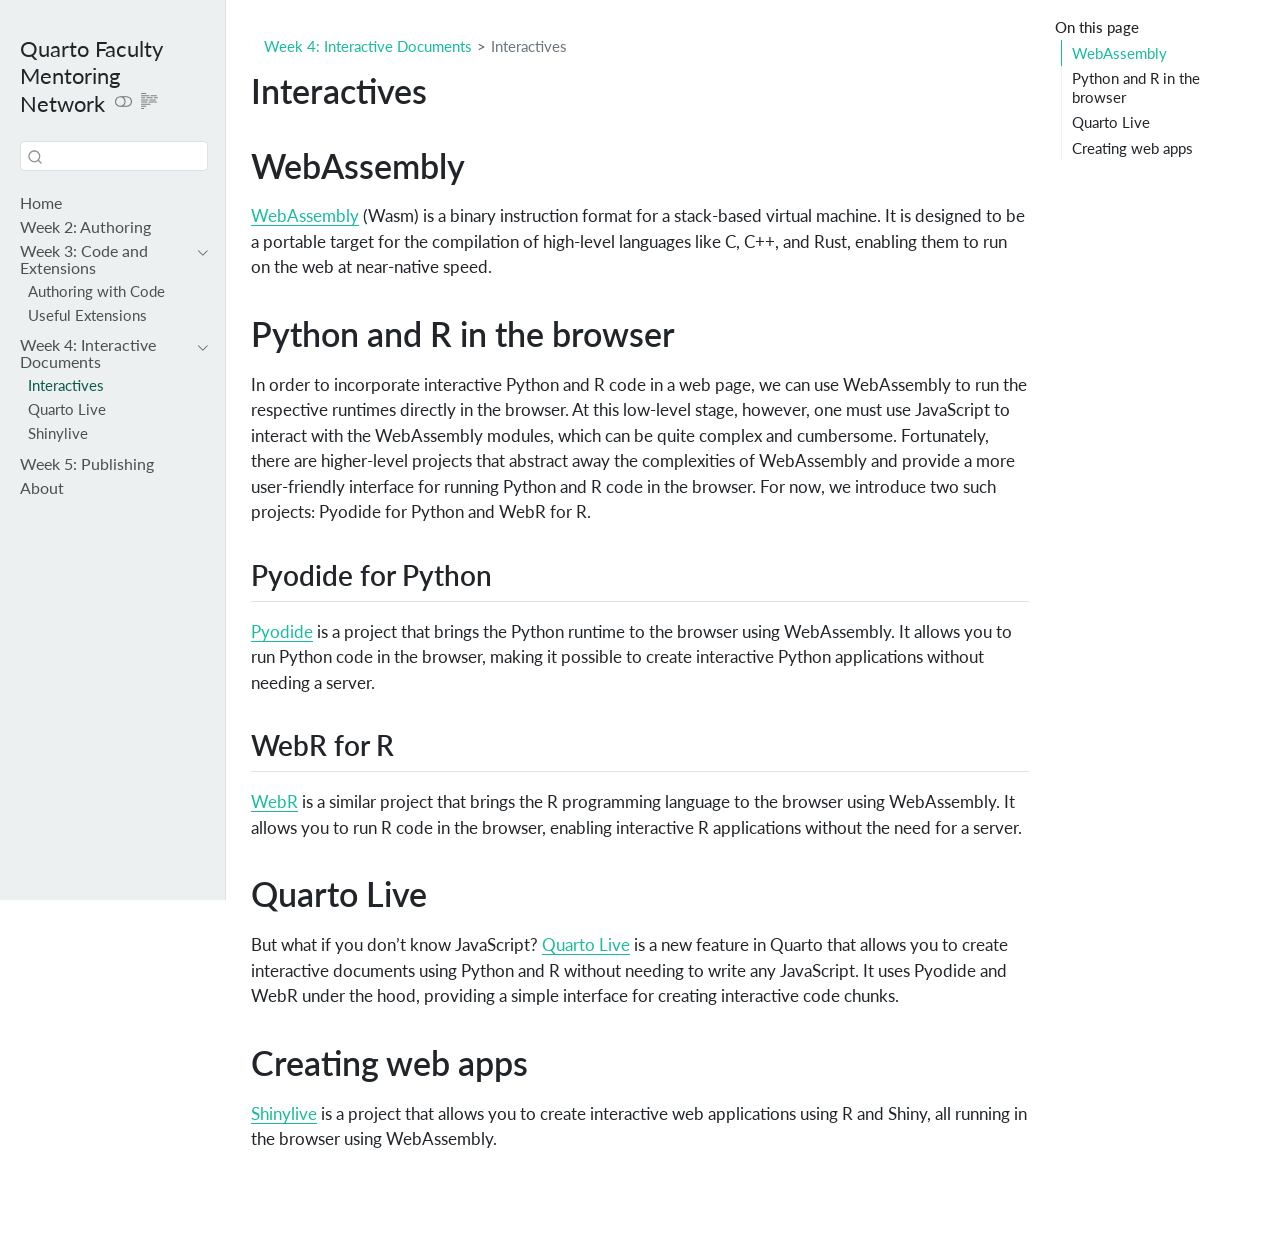
<file: interactives.html>
<!DOCTYPE html>
<html xmlns="http://www.w3.org/1999/xhtml" lang="en" xml:lang="en"><head>

<meta charset="utf-8">
<meta name="generator" content="quarto-1.9.36">

<meta name="viewport" content="width=device-width, initial-scale=1.0, user-scalable=yes">


<title>Interactives – Quarto Faculty Mentoring Network</title>
<style>
/* Default styles provided by pandoc.
** See https://pandoc.org/MANUAL.html#variables-for-html for config info.
*/
code{white-space: pre-wrap;}
span.smallcaps{font-variant: small-caps;}
div.columns{display: flex; gap: min(4vw, 1.5em);}
div.column{flex: auto; overflow-x: auto;}
div.hanging-indent{margin-left: 1.5em; text-indent: -1.5em;}
ul.task-list{list-style: none;}
ul.task-list li input[type="checkbox"] {
  width: 0.8em;
  margin: 0 0.8em 0.2em -1em; /* quarto-specific, see https://github.com/quarto-dev/quarto-cli/issues/4556 */ 
  vertical-align: middle;
}
</style>


<script src="site_libs/quarto-nav/quarto-nav.js"></script>
<script src="site_libs/quarto-nav/headroom.min.js"></script>
<script src="site_libs/clipboard/clipboard.min.js"></script>
<script src="site_libs/quarto-search/autocomplete.umd.js"></script>
<script src="site_libs/quarto-search/fuse.min.js"></script>
<script src="site_libs/quarto-search/quarto-search.js"></script>
<meta name="quarto:offset" content="./">
<script src="site_libs/quarto-html/quarto.js" type="module"></script>
<script src="site_libs/quarto-html/tabsets/tabsets.js" type="module"></script>
<script src="site_libs/quarto-html/popper.min.js"></script>
<script src="site_libs/quarto-html/tippy.umd.min.js"></script>
<script src="site_libs/quarto-html/anchor.min.js"></script>
<link href="site_libs/quarto-html/tippy.css" rel="stylesheet">
<link href="site_libs/quarto-html/quarto-syntax-highlighting-845c23b38eaddc0f92fda52bfe77a8c8.css" rel="stylesheet" class="quarto-color-scheme" id="quarto-text-highlighting-styles">
<link href="site_libs/quarto-html/quarto-syntax-highlighting-dark-f418161beb48e0141c760e455f12af2c.css" rel="stylesheet" class="quarto-color-scheme quarto-color-alternate" id="quarto-text-highlighting-styles">
<script src="site_libs/bootstrap/bootstrap.min.js"></script>
<link href="site_libs/bootstrap/bootstrap-icons.css" rel="stylesheet">
<link href="site_libs/bootstrap/bootstrap-afa47df0b9d33c5abd1bced1eaab4b8f.min.css" rel="stylesheet" append-hash="true" class="quarto-color-scheme" id="quarto-bootstrap" data-mode="light">
<link href="site_libs/bootstrap/bootstrap-dark-ad5070471fd92383d90ec7a425ee2c80.min.css" rel="stylesheet" append-hash="true" class="quarto-color-scheme quarto-color-alternate" id="quarto-bootstrap" data-mode="dark">
<script id="quarto-search-options" type="application/json">{
  "location": "sidebar",
  "copy-button": false,
  "collapse-after": 3,
  "panel-placement": "start",
  "type": "textbox",
  "limit": 50,
  "keyboard-shortcut": [
    "f",
    "/",
    "s"
  ],
  "show-item-context": false,
  "language": {
    "search-no-results-text": "No results",
    "search-matching-documents-text": "matching documents",
    "search-copy-link-title": "Copy link to search",
    "search-hide-matches-text": "Hide additional matches",
    "search-more-match-text": "more match in this document",
    "search-more-matches-text": "more matches in this document",
    "search-clear-button-title": "Clear",
    "search-text-placeholder": "",
    "search-detached-cancel-button-title": "Cancel",
    "search-submit-button-title": "Submit",
    "search-label": "Search"
  }
}</script>
<script async="" src="https://hypothes.is/embed.js"></script>
<script>
  window.document.addEventListener("DOMContentLoaded", function (_event) {
    document.body.classList.add('hypothesis-enabled');
  });
</script>


<link rel="stylesheet" href="styles.css">
</head>

<body class="nav-sidebar docked quarto-dark"><script id="quarto-html-before-body" type="application/javascript">
    const toggleBodyColorMode = (bsSheetEl) => {
      const mode = bsSheetEl.getAttribute("data-mode");
      const bodyEl = window.document.querySelector("body");
      if (mode === "dark") {
        bodyEl.classList.add("quarto-dark");
        bodyEl.classList.remove("quarto-light");
      } else {
        bodyEl.classList.add("quarto-light");
        bodyEl.classList.remove("quarto-dark");
      }
    }
    const toggleBodyColorPrimary = () => {
      const bsSheetEl = window.document.querySelector("link#quarto-bootstrap:not([rel=disabled-stylesheet])");
      if (bsSheetEl) {
        toggleBodyColorMode(bsSheetEl);
      }
    }
    const setColorSchemeToggle = (alternate) => {
      const toggles = window.document.querySelectorAll('.quarto-color-scheme-toggle');
      for (let i=0; i < toggles.length; i++) {
        const toggle = toggles[i];
        if (toggle) {
          if (alternate) {
            toggle.classList.add("alternate");
          } else {
            toggle.classList.remove("alternate");
          }
        }
      }
    };
    const toggleColorMode = (alternate) => {
      // Switch the stylesheets
      const primaryStylesheets = window.document.querySelectorAll('link.quarto-color-scheme:not(.quarto-color-alternate)');
      const alternateStylesheets = window.document.querySelectorAll('link.quarto-color-scheme.quarto-color-alternate');
      manageTransitions('#quarto-margin-sidebar .nav-link', false);
      if (alternate) {
        // note: dark is layered on light, we don't disable primary!
        enableStylesheet(alternateStylesheets);
        for (const sheetNode of alternateStylesheets) {
          if (sheetNode.id === "quarto-bootstrap") {
            toggleBodyColorMode(sheetNode);
          }
        }
      } else {
        disableStylesheet(alternateStylesheets);
        enableStylesheet(primaryStylesheets)
        toggleBodyColorPrimary();
      }
      manageTransitions('#quarto-margin-sidebar .nav-link', true);
      // Switch the toggles
      setColorSchemeToggle(alternate)
      // Hack to workaround the fact that safari doesn't
      // properly recolor the scrollbar when toggling (#1455)
      if (navigator.userAgent.indexOf('Safari') > 0 && navigator.userAgent.indexOf('Chrome') == -1) {
        manageTransitions("body", false);
        window.scrollTo(0, 1);
        setTimeout(() => {
          window.scrollTo(0, 0);
          manageTransitions("body", true);
        }, 40);
      }
    }
    const disableStylesheet = (stylesheets) => {
      for (let i=0; i < stylesheets.length; i++) {
        const stylesheet = stylesheets[i];
        stylesheet.rel = 'disabled-stylesheet';
      }
    }
    const enableStylesheet = (stylesheets) => {
      for (let i=0; i < stylesheets.length; i++) {
        const stylesheet = stylesheets[i];
        if(stylesheet.rel !== 'stylesheet') { // for Chrome, which will still FOUC without this check
          stylesheet.rel = 'stylesheet';
        }
      }
    }
    const manageTransitions = (selector, allowTransitions) => {
      const els = window.document.querySelectorAll(selector);
      for (let i=0; i < els.length; i++) {
        const el = els[i];
        if (allowTransitions) {
          el.classList.remove('notransition');
        } else {
          el.classList.add('notransition');
        }
      }
    }
    const isFileUrl = () => {
      return window.location.protocol === 'file:';
    }
    const hasAlternateSentinel = () => {
      let styleSentinel = getColorSchemeSentinel();
      if (styleSentinel !== null) {
        return styleSentinel === "alternate";
      } else {
        return false;
      }
    }
    const setStyleSentinel = (alternate) => {
      const value = alternate ? "alternate" : "default";
      if (!isFileUrl()) {
        window.localStorage.setItem("quarto-color-scheme", value);
      } else {
        localAlternateSentinel = value;
      }
    }
    const getColorSchemeSentinel = () => {
      if (!isFileUrl()) {
        const storageValue = window.localStorage.getItem("quarto-color-scheme");
        return storageValue != null ? storageValue : localAlternateSentinel;
      } else {
        return localAlternateSentinel;
      }
    }
    const toggleGiscusIfUsed = (isAlternate, darkModeDefault) => {
      const baseTheme = document.querySelector('#giscus-base-theme')?.value ?? 'light';
      const alternateTheme = document.querySelector('#giscus-alt-theme')?.value ?? 'dark';
      let newTheme = '';
      if(authorPrefersDark) {
        newTheme = isAlternate ? baseTheme : alternateTheme;
      } else {
        newTheme = isAlternate ? alternateTheme : baseTheme;
      }
      const changeGiscusTheme = () => {
        // From: https://github.com/giscus/giscus/issues/336
        const sendMessage = (message) => {
          const iframe = document.querySelector('iframe.giscus-frame');
          if (!iframe) return;
          iframe.contentWindow.postMessage({ giscus: message }, 'https://giscus.app');
        }
        sendMessage({
          setConfig: {
            theme: newTheme
          }
        });
      }
      const isGiscussLoaded = window.document.querySelector('iframe.giscus-frame') !== null;
      if (isGiscussLoaded) {
        changeGiscusTheme();
      }
    };
    const authorPrefersDark = true;
    const queryPrefersDark = window.matchMedia('(prefers-color-scheme: dark)');
    const darkModeDefault = queryPrefersDark.matches;
    let localAlternateSentinel = darkModeDefault ? 'alternate' : 'default';
    // Dark / light mode switch
    window.quartoToggleColorScheme = () => {
      // Read the current dark / light value
      let toAlternate = !hasAlternateSentinel();
      toggleColorMode(toAlternate);
      setStyleSentinel(toAlternate);
      toggleGiscusIfUsed(toAlternate, darkModeDefault);
      window.dispatchEvent(new Event('resize'));
    };
    queryPrefersDark.addEventListener("change", e => {
      if(window.localStorage.getItem("quarto-color-scheme") !== null)
        return;
      const alternate = e.matches
      toggleColorMode(alternate);
      localAlternateSentinel = e.matches ? 'alternate' : 'default'; // this is used alongside local storage!
      toggleGiscusIfUsed(alternate, darkModeDefault);
    });
    // Switch to dark mode if need be
    if (hasAlternateSentinel()) {
      toggleColorMode(true);
    } else {
      toggleColorMode(false);
    }
  </script>

<div id="quarto-search-results"></div>
  <header id="quarto-header" class="headroom fixed-top">
  <nav class="quarto-secondary-nav">
    <div class="container-fluid d-flex">
      <button type="button" class="quarto-btn-toggle btn" data-bs-toggle="collapse" role="button" data-bs-target=".quarto-sidebar-collapse-item" aria-controls="quarto-sidebar" aria-expanded="false" aria-label="Toggle sidebar navigation" onclick="if (window.quartoToggleHeadroom) { window.quartoToggleHeadroom(); }">
        <i class="bi bi-layout-text-sidebar-reverse"></i>
      </button>
        <nav class="quarto-page-breadcrumbs" aria-label="breadcrumb"><ol class="breadcrumb"><li class="breadcrumb-item"><a href="./interactives.html">Week 4: Interactive Documents</a></li><li class="breadcrumb-item"><a href="./interactives.html">Interactives</a></li></ol></nav>
        <a class="flex-grow-1" role="navigation" data-bs-toggle="collapse" data-bs-target=".quarto-sidebar-collapse-item" aria-controls="quarto-sidebar" aria-expanded="false" aria-label="Toggle sidebar navigation" onclick="if (window.quartoToggleHeadroom) { window.quartoToggleHeadroom(); }">      
        </a>
      <button type="button" class="btn quarto-search-button" aria-label="Search" onclick="window.quartoOpenSearch();">
        <i class="bi bi-search"></i>
      </button>
    </div>
  </nav>
</header>
<!-- content -->
<div id="quarto-content" class="quarto-container page-columns page-rows-contents page-layout-article">
<!-- sidebar -->
  <nav id="quarto-sidebar" class="sidebar collapse collapse-horizontal quarto-sidebar-collapse-item sidebar-navigation docked overflow-auto">
    <div class="pt-lg-2 mt-2 text-left sidebar-header">
    <div class="sidebar-title mb-0 py-0">
      <a href="./">Quarto Faculty Mentoring Network</a> 
        <div class="sidebar-tools-main">
  <a href="" class="quarto-color-scheme-toggle quarto-navigation-tool  px-1" onclick="window.quartoToggleColorScheme(); return false;" title="Toggle dark mode"><i class="bi"></i></a>
  <a href="" class="quarto-reader-toggle quarto-navigation-tool px-1" onclick="window.quartoToggleReader(); return false;" title="Toggle reader mode">
  <div class="quarto-reader-toggle-btn">
  <i class="bi"></i>
  </div>
</a>
</div>
    </div>
      </div>
        <div class="mt-2 flex-shrink-0 align-items-center">
        <div class="sidebar-search">
        <div id="quarto-search" class="" title="Search"></div>
        </div>
        </div>
    <div class="sidebar-menu-container"> 
    <ul class="list-unstyled mt-1">
        <li class="sidebar-item">
  <div class="sidebar-item-container"> 
  <a href="./index.html" class="sidebar-item-text sidebar-link">
 <span class="menu-text">Home</span></a>
  </div>
</li>
        <li class="sidebar-item">
  <div class="sidebar-item-container"> 
  <a href="./authoring.html" class="sidebar-item-text sidebar-link">
 <span class="menu-text">Week 2: Authoring</span></a>
  </div>
</li>
        <li class="sidebar-item sidebar-item-section">
      <div class="sidebar-item-container"> 
            <a class="sidebar-item-text sidebar-link text-start" data-bs-toggle="collapse" data-bs-target="#quarto-sidebar-section-1" role="navigation" aria-expanded="true">
 <span class="menu-text">Week 3: Code and Extensions</span></a>
          <a class="sidebar-item-toggle text-start" data-bs-toggle="collapse" data-bs-target="#quarto-sidebar-section-1" role="navigation" aria-expanded="true" aria-label="Toggle section">
            <i class="bi bi-chevron-right ms-2"></i>
          </a> 
      </div>
      <ul id="quarto-sidebar-section-1" class="collapse list-unstyled sidebar-section depth1 show">  
          <li class="sidebar-item">
  <div class="sidebar-item-container"> 
  <a href="./authoring_code.html" class="sidebar-item-text sidebar-link">
 <span class="menu-text">Authoring with Code</span></a>
  </div>
</li>
          <li class="sidebar-item">
  <div class="sidebar-item-container"> 
  <a href="./extensions.html" class="sidebar-item-text sidebar-link">
 <span class="menu-text">Useful Extensions</span></a>
  </div>
</li>
      </ul>
  </li>
        <li class="sidebar-item sidebar-item-section">
      <div class="sidebar-item-container"> 
            <a class="sidebar-item-text sidebar-link text-start" data-bs-toggle="collapse" data-bs-target="#quarto-sidebar-section-2" role="navigation" aria-expanded="true">
 <span class="menu-text">Week 4: Interactive Documents</span></a>
          <a class="sidebar-item-toggle text-start" data-bs-toggle="collapse" data-bs-target="#quarto-sidebar-section-2" role="navigation" aria-expanded="true" aria-label="Toggle section">
            <i class="bi bi-chevron-right ms-2"></i>
          </a> 
      </div>
      <ul id="quarto-sidebar-section-2" class="collapse list-unstyled sidebar-section depth1 show">  
          <li class="sidebar-item">
  <div class="sidebar-item-container"> 
  <a href="./interactives.html" class="sidebar-item-text sidebar-link active">
 <span class="menu-text">Interactives</span></a>
  </div>
</li>
          <li class="sidebar-item">
  <div class="sidebar-item-container"> 
  <a href="./quarto_live.html" class="sidebar-item-text sidebar-link">
 <span class="menu-text">Quarto Live</span></a>
  </div>
</li>
          <li class="sidebar-item">
  <div class="sidebar-item-container"> 
  <a href="./shinylive.html" class="sidebar-item-text sidebar-link">
 <span class="menu-text">Shinylive</span></a>
  </div>
</li>
      </ul>
  </li>
        <li class="sidebar-item">
  <div class="sidebar-item-container"> 
  <a href="./publishing.html" class="sidebar-item-text sidebar-link">
 <span class="menu-text">Week 5: Publishing</span></a>
  </div>
</li>
        <li class="sidebar-item">
  <div class="sidebar-item-container"> 
  <a href="./about.html" class="sidebar-item-text sidebar-link">
 <span class="menu-text">About</span></a>
  </div>
</li>
    </ul>
    </div>
</nav>
<div id="quarto-sidebar-glass" class="quarto-sidebar-collapse-item" data-bs-toggle="collapse" data-bs-target=".quarto-sidebar-collapse-item"></div>
<!-- margin-sidebar -->
    <div id="quarto-margin-sidebar" class="sidebar margin-sidebar">
        <nav id="TOC" role="doc-toc" class="toc-active">
    <h2 id="toc-title">On this page</h2>
   
  <ul>
  <li><a href="#webassembly" id="toc-webassembly" class="nav-link active" data-scroll-target="#webassembly">WebAssembly</a></li>
  <li><a href="#python-and-r-in-the-browser" id="toc-python-and-r-in-the-browser" class="nav-link" data-scroll-target="#python-and-r-in-the-browser">Python and R in the browser</a>
  <ul class="collapse">
  <li><a href="#pyodide-for-python" id="toc-pyodide-for-python" class="nav-link" data-scroll-target="#pyodide-for-python">Pyodide for Python</a></li>
  <li><a href="#webr-for-r" id="toc-webr-for-r" class="nav-link" data-scroll-target="#webr-for-r">WebR for R</a></li>
  </ul></li>
  <li><a href="#quarto-live" id="toc-quarto-live" class="nav-link" data-scroll-target="#quarto-live">Quarto Live</a></li>
  <li><a href="#creating-web-apps" id="toc-creating-web-apps" class="nav-link" data-scroll-target="#creating-web-apps">Creating web apps</a></li>
  </ul>
</nav>
    </div>
<!-- main -->
<main class="content" id="quarto-document-content">


<header id="title-block-header" class="quarto-title-block default"><nav class="quarto-page-breadcrumbs quarto-title-breadcrumbs d-none d-lg-block" aria-label="breadcrumb"><ol class="breadcrumb"><li class="breadcrumb-item"><a href="./interactives.html">Week 4: Interactive Documents</a></li><li class="breadcrumb-item"><a href="./interactives.html">Interactives</a></li></ol></nav>
<div class="quarto-title">
<h1 class="title">Interactives</h1>
</div>



<div class="quarto-title-meta">

    
  
    
  </div>
  


</header>


<section id="webassembly" class="level1">
<h1>WebAssembly</h1>
<p><a href="https://webassembly.org/">WebAssembly</a> (Wasm) is a binary instruction format for a stack-based virtual machine. It is designed to be a portable target for the compilation of high-level languages like C, C++, and Rust, enabling them to run on the web at near-native speed.</p>
</section>
<section id="python-and-r-in-the-browser" class="level1">
<h1>Python and R in the browser</h1>
<p>In order to incorporate interactive Python and R code in a web page, we can use WebAssembly to run the respective runtimes directly in the browser. At this low-level stage, however, one must use JavaScript to interact with the WebAssembly modules, which can be quite complex and cumbersome. Fortunately, there are higher-level projects that abstract away the complexities of WebAssembly and provide a more user-friendly interface for running Python and R code in the browser. For now, we introduce two such projects: Pyodide for Python and WebR for R.</p>
<section id="pyodide-for-python" class="level2">
<h2 class="anchored" data-anchor-id="pyodide-for-python">Pyodide for Python</h2>
<p><a href="https://pyodide.org/">Pyodide</a> is a project that brings the Python runtime to the browser using WebAssembly. It allows you to run Python code in the browser, making it possible to create interactive Python applications without needing a server.</p>
</section>
<section id="webr-for-r" class="level2">
<h2 class="anchored" data-anchor-id="webr-for-r">WebR for R</h2>
<p><a href="https://docs.r-wasm.org/webr/latest/">WebR</a> is a similar project that brings the R programming language to the browser using WebAssembly. It allows you to run R code in the browser, enabling interactive R applications without the need for a server.</p>
</section>
</section>
<section id="quarto-live" class="level1">
<h1>Quarto Live</h1>
<p>But what if you don’t know JavaScript? <a href="https://r-wasm.github.io/quarto-live/">Quarto Live</a> is a new feature in Quarto that allows you to create interactive documents using Python and R without needing to write any JavaScript. It uses Pyodide and WebR under the hood, providing a simple interface for creating interactive code chunks.</p>
</section>
<section id="creating-web-apps" class="level1">
<h1>Creating web apps</h1>
<p><a href="https://posit-dev.github.io/r-shinylive/">Shinylive</a> is a project that allows you to create interactive web applications using R and Shiny, all running in the browser using WebAssembly.</p>


</section>

</main> <!-- /main -->
<script id="quarto-html-after-body" type="application/javascript">
  window.document.addEventListener("DOMContentLoaded", function (event) {
    // Ensure there is a toggle, if there isn't float one in the top right
    if (window.document.querySelector('.quarto-color-scheme-toggle') === null) {
      const a = window.document.createElement('a');
      a.classList.add('top-right');
      a.classList.add('quarto-color-scheme-toggle');
      a.href = "";
      a.onclick = function() { try { window.quartoToggleColorScheme(); } catch {} return false; };
      const i = window.document.createElement("i");
      i.classList.add('bi');
      a.appendChild(i);
      window.document.body.appendChild(a);
    }
    setColorSchemeToggle(hasAlternateSentinel())
    const icon = "";
    const anchorJS = new window.AnchorJS();
    anchorJS.options = {
      placement: 'right',
      icon: icon
    };
    anchorJS.add('.anchored');
    const isCodeAnnotation = (el) => {
      for (const clz of el.classList) {
        if (clz.startsWith('code-annotation-')) {                     
          return true;
        }
      }
      return false;
    }
    const onCopySuccess = function(e) {
      // button target
      const button = e.trigger;
      // don't keep focus
      button.blur();
      // flash "checked"
      button.classList.add('code-copy-button-checked');
      var currentTitle = button.getAttribute("title");
      button.setAttribute("title", "Copied!");
      let tooltip;
      if (window.bootstrap) {
        button.setAttribute("data-bs-toggle", "tooltip");
        button.setAttribute("data-bs-placement", "left");
        button.setAttribute("data-bs-title", "Copied!");
        tooltip = new bootstrap.Tooltip(button, 
          { trigger: "manual", 
            customClass: "code-copy-button-tooltip",
            offset: [0, -8]});
        tooltip.show();    
      }
      setTimeout(function() {
        if (tooltip) {
          tooltip.hide();
          button.removeAttribute("data-bs-title");
          button.removeAttribute("data-bs-toggle");
          button.removeAttribute("data-bs-placement");
        }
        button.setAttribute("title", currentTitle);
        button.classList.remove('code-copy-button-checked');
      }, 1000);
      // clear code selection
      e.clearSelection();
    }
    const getTextToCopy = function(trigger) {
      const outerScaffold = trigger.parentElement.cloneNode(true);
      const codeEl = outerScaffold.querySelector('code');
      for (const childEl of codeEl.children) {
        if (isCodeAnnotation(childEl)) {
          childEl.remove();
        }
      }
      return codeEl.innerText;
    }
    const clipboard = new window.ClipboardJS('.code-copy-button:not([data-in-quarto-modal])', {
      text: getTextToCopy
    });
    clipboard.on('success', onCopySuccess);
    if (window.document.getElementById('quarto-embedded-source-code-modal')) {
      const clipboardModal = new window.ClipboardJS('.code-copy-button[data-in-quarto-modal]', {
        text: getTextToCopy,
        container: window.document.getElementById('quarto-embedded-source-code-modal')
      });
      clipboardModal.on('success', onCopySuccess);
    }
      var localhostRegex = new RegExp(/^(?:http|https):\/\/localhost\:?[0-9]*\//);
      var mailtoRegex = new RegExp(/^mailto:/);
        var filterRegex = new RegExp("https:\/\/mdlama\.github\.io\/quartofmn\/");
      var isInternal = (href) => {
          return filterRegex.test(href) || localhostRegex.test(href) || mailtoRegex.test(href);
      }
      // Inspect non-navigation links and adorn them if external
     var links = window.document.querySelectorAll('a[href]:not(.nav-link):not(.navbar-brand):not(.toc-action):not(.sidebar-link):not(.sidebar-item-toggle):not(.pagination-link):not(.no-external):not([aria-hidden]):not(.dropdown-item):not(.quarto-navigation-tool):not(.about-link)');
      for (var i=0; i<links.length; i++) {
        const link = links[i];
        if (!isInternal(link.href)) {
          // undo the damage that might have been done by quarto-nav.js in the case of
          // links that we want to consider external
          if (link.dataset.originalHref !== undefined) {
            link.href = link.dataset.originalHref;
          }
        }
      }
    function tippyHover(el, contentFn, onTriggerFn, onUntriggerFn) {
      const config = {
        allowHTML: true,
        maxWidth: 500,
        delay: 100,
        arrow: false,
        appendTo: function(el) {
            return el.parentElement;
        },
        interactive: true,
        interactiveBorder: 10,
        theme: 'quarto',
        placement: 'bottom-start',
      };
      if (contentFn) {
        config.content = contentFn;
      }
      if (onTriggerFn) {
        config.onTrigger = onTriggerFn;
      }
      if (onUntriggerFn) {
        config.onUntrigger = onUntriggerFn;
      }
      window.tippy(el, config); 
    }
    const noterefs = window.document.querySelectorAll('a[role="doc-noteref"]');
    for (var i=0; i<noterefs.length; i++) {
      const ref = noterefs[i];
      tippyHover(ref, function() {
        // use id or data attribute instead here
        let href = ref.getAttribute('data-footnote-href') || ref.getAttribute('href');
        try { href = new URL(href).hash; } catch {}
        const id = href.replace(/^#\/?/, "");
        const note = window.document.getElementById(id);
        if (note) {
          return note.innerHTML;
        } else {
          return "";
        }
      });
    }
    const xrefs = window.document.querySelectorAll('a.quarto-xref');
    const processXRef = (id, note) => {
      // Strip column container classes
      const stripColumnClz = (el) => {
        el.classList.remove("page-full", "page-columns");
        if (el.children) {
          for (const child of el.children) {
            stripColumnClz(child);
          }
        }
      }
      stripColumnClz(note)
      if (id === null || id.startsWith('sec-')) {
        // Special case sections, only their first couple elements
        const container = document.createElement("div");
        if (note.children && note.children.length > 2) {
          container.appendChild(note.children[0].cloneNode(true));
          for (let i = 1; i < note.children.length; i++) {
            const child = note.children[i];
            if (child.tagName === "P" && child.innerText === "") {
              continue;
            } else {
              container.appendChild(child.cloneNode(true));
              break;
            }
          }
          if (window.Quarto?.typesetMath) {
            window.Quarto.typesetMath(container);
          }
          return container.innerHTML
        } else {
          if (window.Quarto?.typesetMath) {
            window.Quarto.typesetMath(note);
          }
          return note.innerHTML;
        }
      } else {
        // Remove any anchor links if they are present
        const anchorLink = note.querySelector('a.anchorjs-link');
        if (anchorLink) {
          anchorLink.remove();
        }
        if (window.Quarto?.typesetMath) {
          window.Quarto.typesetMath(note);
        }
        if (note.classList.contains("callout")) {
          return note.outerHTML;
        } else {
          return note.innerHTML;
        }
      }
    }
    for (var i=0; i<xrefs.length; i++) {
      const xref = xrefs[i];
      tippyHover(xref, undefined, function(instance) {
        instance.disable();
        let url = xref.getAttribute('href');
        let hash = undefined; 
        if (url.startsWith('#')) {
          hash = url;
        } else {
          try { hash = new URL(url).hash; } catch {}
        }
        if (hash) {
          const id = hash.replace(/^#\/?/, "");
          const note = window.document.getElementById(id);
          if (note !== null) {
            try {
              const html = processXRef(id, note.cloneNode(true));
              instance.setContent(html);
            } finally {
              instance.enable();
              instance.show();
            }
          } else {
            // See if we can fetch this
            fetch(url.split('#')[0])
            .then(res => res.text())
            .then(html => {
              const parser = new DOMParser();
              const htmlDoc = parser.parseFromString(html, "text/html");
              const note = htmlDoc.getElementById(id);
              if (note !== null) {
                const html = processXRef(id, note);
                instance.setContent(html);
              } 
            }).finally(() => {
              instance.enable();
              instance.show();
            });
          }
        } else {
          // See if we can fetch a full url (with no hash to target)
          // This is a special case and we should probably do some content thinning / targeting
          fetch(url)
          .then(res => res.text())
          .then(html => {
            const parser = new DOMParser();
            const htmlDoc = parser.parseFromString(html, "text/html");
            const note = htmlDoc.querySelector('main.content');
            if (note !== null) {
              // This should only happen for chapter cross references
              // (since there is no id in the URL)
              // remove the first header
              if (note.children.length > 0 && note.children[0].tagName === "HEADER") {
                note.children[0].remove();
              }
              const html = processXRef(null, note);
              instance.setContent(html);
            } 
          }).finally(() => {
            instance.enable();
            instance.show();
          });
        }
      }, function(instance) {
      });
    }
        let selectedAnnoteEl;
        const selectorForAnnotation = ( cell, annotation) => {
          let cellAttr = 'data-code-cell="' + cell + '"';
          let lineAttr = 'data-code-annotation="' +  annotation + '"';
          const selector = 'span[' + cellAttr + '][' + lineAttr + ']';
          return selector;
        }
        const selectCodeLines = (annoteEl) => {
          const doc = window.document;
          const targetCell = annoteEl.getAttribute("data-target-cell");
          const targetAnnotation = annoteEl.getAttribute("data-target-annotation");
          const annoteSpan = window.document.querySelector(selectorForAnnotation(targetCell, targetAnnotation));
          const lines = annoteSpan.getAttribute("data-code-lines").split(",");
          const lineIds = lines.map((line) => {
            return targetCell + "-" + line;
          })
          let top = null;
          let height = null;
          let parent = null;
          if (lineIds.length > 0) {
              //compute the position of the single el (top and bottom and make a div)
              const el = window.document.getElementById(lineIds[0]);
              top = el.offsetTop;
              height = el.offsetHeight;
              parent = el.parentElement.parentElement;
            if (lineIds.length > 1) {
              const lastEl = window.document.getElementById(lineIds[lineIds.length - 1]);
              const bottom = lastEl.offsetTop + lastEl.offsetHeight;
              height = bottom - top;
            }
            if (top !== null && height !== null && parent !== null) {
              // cook up a div (if necessary) and position it 
              let div = window.document.getElementById("code-annotation-line-highlight");
              if (div === null) {
                div = window.document.createElement("div");
                div.setAttribute("id", "code-annotation-line-highlight");
                div.style.position = 'absolute';
                parent.appendChild(div);
              }
              div.style.top = top - 2 + "px";
              div.style.height = height + 4 + "px";
              div.style.left = 0;
              let gutterDiv = window.document.getElementById("code-annotation-line-highlight-gutter");
              if (gutterDiv === null) {
                gutterDiv = window.document.createElement("div");
                gutterDiv.setAttribute("id", "code-annotation-line-highlight-gutter");
                gutterDiv.style.position = 'absolute';
                const codeCell = window.document.getElementById(targetCell);
                const gutter = codeCell.querySelector('.code-annotation-gutter');
                gutter.appendChild(gutterDiv);
              }
              gutterDiv.style.top = top - 2 + "px";
              gutterDiv.style.height = height + 4 + "px";
            }
            selectedAnnoteEl = annoteEl;
          }
        };
        const unselectCodeLines = () => {
          const elementsIds = ["code-annotation-line-highlight", "code-annotation-line-highlight-gutter"];
          elementsIds.forEach((elId) => {
            const div = window.document.getElementById(elId);
            if (div) {
              div.remove();
            }
          });
          selectedAnnoteEl = undefined;
        };
          // Handle positioning of the toggle
      window.addEventListener(
        "resize",
        throttle(() => {
          elRect = undefined;
          if (selectedAnnoteEl) {
            selectCodeLines(selectedAnnoteEl);
          }
        }, 10)
      );
      function throttle(fn, ms) {
      let throttle = false;
      let timer;
        return (...args) => {
          if(!throttle) { // first call gets through
              fn.apply(this, args);
              throttle = true;
          } else { // all the others get throttled
              if(timer) clearTimeout(timer); // cancel #2
              timer = setTimeout(() => {
                fn.apply(this, args);
                timer = throttle = false;
              }, ms);
          }
        };
      }
        // Attach click handler to the DT
        const annoteDls = window.document.querySelectorAll('dt[data-target-cell]');
        for (const annoteDlNode of annoteDls) {
          annoteDlNode.addEventListener('click', (event) => {
            const clickedEl = event.target;
            if (clickedEl !== selectedAnnoteEl) {
              unselectCodeLines();
              const activeEl = window.document.querySelector('dt[data-target-cell].code-annotation-active');
              if (activeEl) {
                activeEl.classList.remove('code-annotation-active');
              }
              selectCodeLines(clickedEl);
              clickedEl.classList.add('code-annotation-active');
            } else {
              // Unselect the line
              unselectCodeLines();
              clickedEl.classList.remove('code-annotation-active');
            }
          });
        }
    const findCites = (el) => {
      const parentEl = el.parentElement;
      if (parentEl) {
        const cites = parentEl.dataset.cites;
        if (cites) {
          return {
            el,
            cites: cites.split(' ')
          };
        } else {
          return findCites(el.parentElement)
        }
      } else {
        return undefined;
      }
    };
    var bibliorefs = window.document.querySelectorAll('a[role="doc-biblioref"]');
    for (var i=0; i<bibliorefs.length; i++) {
      const ref = bibliorefs[i];
      const citeInfo = findCites(ref);
      if (citeInfo) {
        tippyHover(citeInfo.el, function() {
          var popup = window.document.createElement('div');
          citeInfo.cites.forEach(function(cite) {
            var citeDiv = window.document.createElement('div');
            citeDiv.classList.add('hanging-indent');
            citeDiv.classList.add('csl-entry');
            var biblioDiv = window.document.getElementById('ref-' + cite);
            if (biblioDiv) {
              citeDiv.innerHTML = biblioDiv.innerHTML;
            }
            popup.appendChild(citeDiv);
          });
          return popup.innerHTML;
        });
      }
    }
  });
  </script>
<input type="hidden" id="giscus-base-theme" value="dark">
<input type="hidden" id="giscus-alt-theme" value="light">
<script>
  function loadGiscus() {
    // Function to get the theme based on body class
    const getTheme = () => {
      let baseTheme = document.getElementById('giscus-base-theme').value;
      let altTheme = document.getElementById('giscus-alt-theme').value;
      if (authorPrefersDark) {
          [baseTheme, altTheme] = [altTheme, baseTheme];
      }
      return document.body.classList.contains('quarto-dark') ? altTheme : baseTheme;
    };
    const script = document.createElement("script");
    script.src = "https://giscus.app/client.js";
    script.async = true;
    script.dataset.repo = "mdlama/quartofmn";
    script.dataset.repoId = "R_kgDORgEd_g";
    script.dataset.category = "General";
    script.dataset.categoryId = "DIC_kwDORgEd_s4C4vjc";
    script.dataset.mapping = "title";
    script.dataset.reactionsEnabled = "1";
    script.dataset.emitMetadata = "0";
    script.dataset.inputPosition = "top";
    script.dataset.theme = getTheme();
    script.dataset.lang = "en";
    script.crossOrigin = "anonymous";
    // Append the script to the desired div instead of at the end of the body
    document.getElementById("quarto-content").appendChild(script);
  }
  loadGiscus();
</script>
</div> <!-- /content -->




</body></html>
</file>
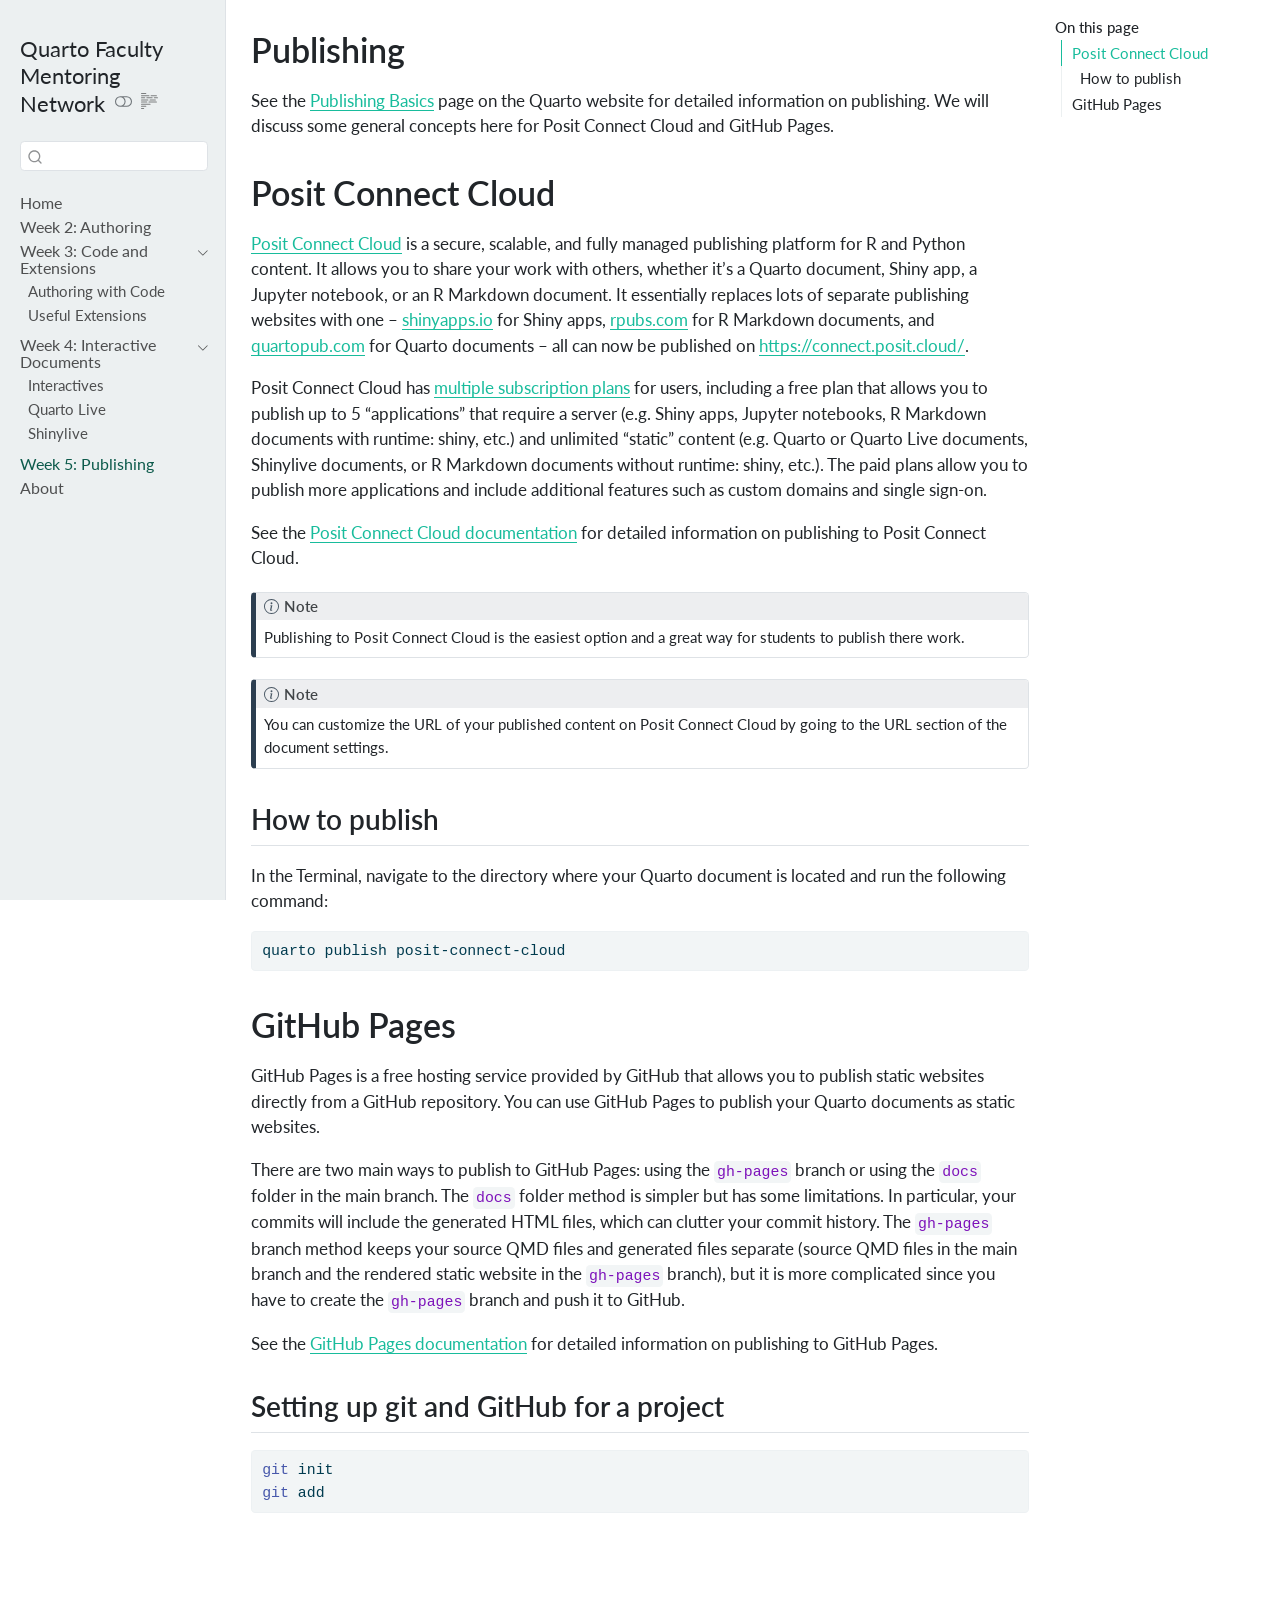
<file: publishing.html>
<!DOCTYPE html>
<html xmlns="http://www.w3.org/1999/xhtml" lang="en" xml:lang="en"><head>

<meta charset="utf-8">
<meta name="generator" content="quarto-1.9.36">

<meta name="viewport" content="width=device-width, initial-scale=1.0, user-scalable=yes">


<title>Publishing – Quarto Faculty Mentoring Network</title>
<style>
/* Default styles provided by pandoc.
** See https://pandoc.org/MANUAL.html#variables-for-html for config info.
*/
code{white-space: pre-wrap;}
span.smallcaps{font-variant: small-caps;}
div.columns{display: flex; gap: min(4vw, 1.5em);}
div.column{flex: auto; overflow-x: auto;}
div.hanging-indent{margin-left: 1.5em; text-indent: -1.5em;}
ul.task-list{list-style: none;}
ul.task-list li input[type="checkbox"] {
  width: 0.8em;
  margin: 0 0.8em 0.2em -1em; /* quarto-specific, see https://github.com/quarto-dev/quarto-cli/issues/4556 */ 
  vertical-align: middle;
}
/* CSS for syntax highlighting */
html { -webkit-text-size-adjust: 100%; }
pre > code.sourceCode { white-space: pre; position: relative; }
pre > code.sourceCode > span { display: inline-block; line-height: 1.25; }
pre > code.sourceCode > span:empty { height: 1.2em; }
.sourceCode { overflow: visible; }
code.sourceCode > span { color: inherit; text-decoration: inherit; }
div.sourceCode { margin: 1em 0; }
pre.sourceCode { margin: 0; }
@media screen {
div.sourceCode { overflow: auto; }
}
@media print {
pre > code.sourceCode { white-space: pre-wrap; }
pre > code.sourceCode > span { text-indent: -5em; padding-left: 5em; }
}
pre.numberSource code
  { counter-reset: source-line 0; }
pre.numberSource code > span
  { position: relative; left: -4em; counter-increment: source-line; }
pre.numberSource code > span > a:first-child::before
  { content: counter(source-line);
    position: relative; left: -1em; text-align: right; vertical-align: baseline;
    border: none; display: inline-block;
    -webkit-touch-callout: none; -webkit-user-select: none;
    -khtml-user-select: none; -moz-user-select: none;
    -ms-user-select: none; user-select: none;
    padding: 0 4px; width: 4em;
  }
pre.numberSource { margin-left: 3em;  padding-left: 4px; }
div.sourceCode
  {   }
@media screen {
pre > code.sourceCode > span > a:first-child::before { text-decoration: underline; }
}
</style>


<script src="site_libs/quarto-nav/quarto-nav.js"></script>
<script src="site_libs/quarto-nav/headroom.min.js"></script>
<script src="site_libs/clipboard/clipboard.min.js"></script>
<script src="site_libs/quarto-search/autocomplete.umd.js"></script>
<script src="site_libs/quarto-search/fuse.min.js"></script>
<script src="site_libs/quarto-search/quarto-search.js"></script>
<meta name="quarto:offset" content="./">
<script src="site_libs/quarto-html/quarto.js" type="module"></script>
<script src="site_libs/quarto-html/tabsets/tabsets.js" type="module"></script>
<script src="site_libs/quarto-html/popper.min.js"></script>
<script src="site_libs/quarto-html/tippy.umd.min.js"></script>
<script src="site_libs/quarto-html/anchor.min.js"></script>
<link href="site_libs/quarto-html/tippy.css" rel="stylesheet">
<link href="site_libs/quarto-html/quarto-syntax-highlighting-845c23b38eaddc0f92fda52bfe77a8c8.css" rel="stylesheet" class="quarto-color-scheme" id="quarto-text-highlighting-styles">
<link href="site_libs/quarto-html/quarto-syntax-highlighting-dark-f418161beb48e0141c760e455f12af2c.css" rel="stylesheet" class="quarto-color-scheme quarto-color-alternate" id="quarto-text-highlighting-styles">
<script src="site_libs/bootstrap/bootstrap.min.js"></script>
<link href="site_libs/bootstrap/bootstrap-icons.css" rel="stylesheet">
<link href="site_libs/bootstrap/bootstrap-afa47df0b9d33c5abd1bced1eaab4b8f.min.css" rel="stylesheet" append-hash="true" class="quarto-color-scheme" id="quarto-bootstrap" data-mode="light">
<link href="site_libs/bootstrap/bootstrap-dark-ad5070471fd92383d90ec7a425ee2c80.min.css" rel="stylesheet" append-hash="true" class="quarto-color-scheme quarto-color-alternate" id="quarto-bootstrap" data-mode="dark">
<script id="quarto-search-options" type="application/json">{
  "location": "sidebar",
  "copy-button": false,
  "collapse-after": 3,
  "panel-placement": "start",
  "type": "textbox",
  "limit": 50,
  "keyboard-shortcut": [
    "f",
    "/",
    "s"
  ],
  "show-item-context": false,
  "language": {
    "search-no-results-text": "No results",
    "search-matching-documents-text": "matching documents",
    "search-copy-link-title": "Copy link to search",
    "search-hide-matches-text": "Hide additional matches",
    "search-more-match-text": "more match in this document",
    "search-more-matches-text": "more matches in this document",
    "search-clear-button-title": "Clear",
    "search-text-placeholder": "",
    "search-detached-cancel-button-title": "Cancel",
    "search-submit-button-title": "Submit",
    "search-label": "Search"
  }
}</script>
<script async="" src="https://hypothes.is/embed.js"></script>
<script>
  window.document.addEventListener("DOMContentLoaded", function (_event) {
    document.body.classList.add('hypothesis-enabled');
  });
</script>


<link rel="stylesheet" href="styles.css">
</head>

<body class="nav-sidebar docked quarto-dark"><script id="quarto-html-before-body" type="application/javascript">
    const toggleBodyColorMode = (bsSheetEl) => {
      const mode = bsSheetEl.getAttribute("data-mode");
      const bodyEl = window.document.querySelector("body");
      if (mode === "dark") {
        bodyEl.classList.add("quarto-dark");
        bodyEl.classList.remove("quarto-light");
      } else {
        bodyEl.classList.add("quarto-light");
        bodyEl.classList.remove("quarto-dark");
      }
    }
    const toggleBodyColorPrimary = () => {
      const bsSheetEl = window.document.querySelector("link#quarto-bootstrap:not([rel=disabled-stylesheet])");
      if (bsSheetEl) {
        toggleBodyColorMode(bsSheetEl);
      }
    }
    const setColorSchemeToggle = (alternate) => {
      const toggles = window.document.querySelectorAll('.quarto-color-scheme-toggle');
      for (let i=0; i < toggles.length; i++) {
        const toggle = toggles[i];
        if (toggle) {
          if (alternate) {
            toggle.classList.add("alternate");
          } else {
            toggle.classList.remove("alternate");
          }
        }
      }
    };
    const toggleColorMode = (alternate) => {
      // Switch the stylesheets
      const primaryStylesheets = window.document.querySelectorAll('link.quarto-color-scheme:not(.quarto-color-alternate)');
      const alternateStylesheets = window.document.querySelectorAll('link.quarto-color-scheme.quarto-color-alternate');
      manageTransitions('#quarto-margin-sidebar .nav-link', false);
      if (alternate) {
        // note: dark is layered on light, we don't disable primary!
        enableStylesheet(alternateStylesheets);
        for (const sheetNode of alternateStylesheets) {
          if (sheetNode.id === "quarto-bootstrap") {
            toggleBodyColorMode(sheetNode);
          }
        }
      } else {
        disableStylesheet(alternateStylesheets);
        enableStylesheet(primaryStylesheets)
        toggleBodyColorPrimary();
      }
      manageTransitions('#quarto-margin-sidebar .nav-link', true);
      // Switch the toggles
      setColorSchemeToggle(alternate)
      // Hack to workaround the fact that safari doesn't
      // properly recolor the scrollbar when toggling (#1455)
      if (navigator.userAgent.indexOf('Safari') > 0 && navigator.userAgent.indexOf('Chrome') == -1) {
        manageTransitions("body", false);
        window.scrollTo(0, 1);
        setTimeout(() => {
          window.scrollTo(0, 0);
          manageTransitions("body", true);
        }, 40);
      }
    }
    const disableStylesheet = (stylesheets) => {
      for (let i=0; i < stylesheets.length; i++) {
        const stylesheet = stylesheets[i];
        stylesheet.rel = 'disabled-stylesheet';
      }
    }
    const enableStylesheet = (stylesheets) => {
      for (let i=0; i < stylesheets.length; i++) {
        const stylesheet = stylesheets[i];
        if(stylesheet.rel !== 'stylesheet') { // for Chrome, which will still FOUC without this check
          stylesheet.rel = 'stylesheet';
        }
      }
    }
    const manageTransitions = (selector, allowTransitions) => {
      const els = window.document.querySelectorAll(selector);
      for (let i=0; i < els.length; i++) {
        const el = els[i];
        if (allowTransitions) {
          el.classList.remove('notransition');
        } else {
          el.classList.add('notransition');
        }
      }
    }
    const isFileUrl = () => {
      return window.location.protocol === 'file:';
    }
    const hasAlternateSentinel = () => {
      let styleSentinel = getColorSchemeSentinel();
      if (styleSentinel !== null) {
        return styleSentinel === "alternate";
      } else {
        return false;
      }
    }
    const setStyleSentinel = (alternate) => {
      const value = alternate ? "alternate" : "default";
      if (!isFileUrl()) {
        window.localStorage.setItem("quarto-color-scheme", value);
      } else {
        localAlternateSentinel = value;
      }
    }
    const getColorSchemeSentinel = () => {
      if (!isFileUrl()) {
        const storageValue = window.localStorage.getItem("quarto-color-scheme");
        return storageValue != null ? storageValue : localAlternateSentinel;
      } else {
        return localAlternateSentinel;
      }
    }
    const toggleGiscusIfUsed = (isAlternate, darkModeDefault) => {
      const baseTheme = document.querySelector('#giscus-base-theme')?.value ?? 'light';
      const alternateTheme = document.querySelector('#giscus-alt-theme')?.value ?? 'dark';
      let newTheme = '';
      if(authorPrefersDark) {
        newTheme = isAlternate ? baseTheme : alternateTheme;
      } else {
        newTheme = isAlternate ? alternateTheme : baseTheme;
      }
      const changeGiscusTheme = () => {
        // From: https://github.com/giscus/giscus/issues/336
        const sendMessage = (message) => {
          const iframe = document.querySelector('iframe.giscus-frame');
          if (!iframe) return;
          iframe.contentWindow.postMessage({ giscus: message }, 'https://giscus.app');
        }
        sendMessage({
          setConfig: {
            theme: newTheme
          }
        });
      }
      const isGiscussLoaded = window.document.querySelector('iframe.giscus-frame') !== null;
      if (isGiscussLoaded) {
        changeGiscusTheme();
      }
    };
    const authorPrefersDark = true;
    const queryPrefersDark = window.matchMedia('(prefers-color-scheme: dark)');
    const darkModeDefault = queryPrefersDark.matches;
    let localAlternateSentinel = darkModeDefault ? 'alternate' : 'default';
    // Dark / light mode switch
    window.quartoToggleColorScheme = () => {
      // Read the current dark / light value
      let toAlternate = !hasAlternateSentinel();
      toggleColorMode(toAlternate);
      setStyleSentinel(toAlternate);
      toggleGiscusIfUsed(toAlternate, darkModeDefault);
      window.dispatchEvent(new Event('resize'));
    };
    queryPrefersDark.addEventListener("change", e => {
      if(window.localStorage.getItem("quarto-color-scheme") !== null)
        return;
      const alternate = e.matches
      toggleColorMode(alternate);
      localAlternateSentinel = e.matches ? 'alternate' : 'default'; // this is used alongside local storage!
      toggleGiscusIfUsed(alternate, darkModeDefault);
    });
    // Switch to dark mode if need be
    if (hasAlternateSentinel()) {
      toggleColorMode(true);
    } else {
      toggleColorMode(false);
    }
  </script>

<div id="quarto-search-results"></div>
  <header id="quarto-header" class="headroom fixed-top">
  <nav class="quarto-secondary-nav">
    <div class="container-fluid d-flex">
      <button type="button" class="quarto-btn-toggle btn" data-bs-toggle="collapse" role="button" data-bs-target=".quarto-sidebar-collapse-item" aria-controls="quarto-sidebar" aria-expanded="false" aria-label="Toggle sidebar navigation" onclick="if (window.quartoToggleHeadroom) { window.quartoToggleHeadroom(); }">
        <i class="bi bi-layout-text-sidebar-reverse"></i>
      </button>
        <nav class="quarto-page-breadcrumbs" aria-label="breadcrumb"><ol class="breadcrumb"><li class="breadcrumb-item"><a href="./publishing.html">Week 5: Publishing</a></li></ol></nav>
        <a class="flex-grow-1" role="navigation" data-bs-toggle="collapse" data-bs-target=".quarto-sidebar-collapse-item" aria-controls="quarto-sidebar" aria-expanded="false" aria-label="Toggle sidebar navigation" onclick="if (window.quartoToggleHeadroom) { window.quartoToggleHeadroom(); }">      
        </a>
      <button type="button" class="btn quarto-search-button" aria-label="Search" onclick="window.quartoOpenSearch();">
        <i class="bi bi-search"></i>
      </button>
    </div>
  </nav>
</header>
<!-- content -->
<div id="quarto-content" class="quarto-container page-columns page-rows-contents page-layout-article">
<!-- sidebar -->
  <nav id="quarto-sidebar" class="sidebar collapse collapse-horizontal quarto-sidebar-collapse-item sidebar-navigation docked overflow-auto">
    <div class="pt-lg-2 mt-2 text-left sidebar-header">
    <div class="sidebar-title mb-0 py-0">
      <a href="./">Quarto Faculty Mentoring Network</a> 
        <div class="sidebar-tools-main">
  <a href="" class="quarto-color-scheme-toggle quarto-navigation-tool  px-1" onclick="window.quartoToggleColorScheme(); return false;" title="Toggle dark mode"><i class="bi"></i></a>
  <a href="" class="quarto-reader-toggle quarto-navigation-tool px-1" onclick="window.quartoToggleReader(); return false;" title="Toggle reader mode">
  <div class="quarto-reader-toggle-btn">
  <i class="bi"></i>
  </div>
</a>
</div>
    </div>
      </div>
        <div class="mt-2 flex-shrink-0 align-items-center">
        <div class="sidebar-search">
        <div id="quarto-search" class="" title="Search"></div>
        </div>
        </div>
    <div class="sidebar-menu-container"> 
    <ul class="list-unstyled mt-1">
        <li class="sidebar-item">
  <div class="sidebar-item-container"> 
  <a href="./index.html" class="sidebar-item-text sidebar-link">
 <span class="menu-text">Home</span></a>
  </div>
</li>
        <li class="sidebar-item">
  <div class="sidebar-item-container"> 
  <a href="./authoring.html" class="sidebar-item-text sidebar-link">
 <span class="menu-text">Week 2: Authoring</span></a>
  </div>
</li>
        <li class="sidebar-item sidebar-item-section">
      <div class="sidebar-item-container"> 
            <a class="sidebar-item-text sidebar-link text-start" data-bs-toggle="collapse" data-bs-target="#quarto-sidebar-section-1" role="navigation" aria-expanded="true">
 <span class="menu-text">Week 3: Code and Extensions</span></a>
          <a class="sidebar-item-toggle text-start" data-bs-toggle="collapse" data-bs-target="#quarto-sidebar-section-1" role="navigation" aria-expanded="true" aria-label="Toggle section">
            <i class="bi bi-chevron-right ms-2"></i>
          </a> 
      </div>
      <ul id="quarto-sidebar-section-1" class="collapse list-unstyled sidebar-section depth1 show">  
          <li class="sidebar-item">
  <div class="sidebar-item-container"> 
  <a href="./authoring_code.html" class="sidebar-item-text sidebar-link">
 <span class="menu-text">Authoring with Code</span></a>
  </div>
</li>
          <li class="sidebar-item">
  <div class="sidebar-item-container"> 
  <a href="./extensions.html" class="sidebar-item-text sidebar-link">
 <span class="menu-text">Useful Extensions</span></a>
  </div>
</li>
      </ul>
  </li>
        <li class="sidebar-item sidebar-item-section">
      <div class="sidebar-item-container"> 
            <a class="sidebar-item-text sidebar-link text-start" data-bs-toggle="collapse" data-bs-target="#quarto-sidebar-section-2" role="navigation" aria-expanded="true">
 <span class="menu-text">Week 4: Interactive Documents</span></a>
          <a class="sidebar-item-toggle text-start" data-bs-toggle="collapse" data-bs-target="#quarto-sidebar-section-2" role="navigation" aria-expanded="true" aria-label="Toggle section">
            <i class="bi bi-chevron-right ms-2"></i>
          </a> 
      </div>
      <ul id="quarto-sidebar-section-2" class="collapse list-unstyled sidebar-section depth1 show">  
          <li class="sidebar-item">
  <div class="sidebar-item-container"> 
  <a href="./interactives.html" class="sidebar-item-text sidebar-link">
 <span class="menu-text">Interactives</span></a>
  </div>
</li>
          <li class="sidebar-item">
  <div class="sidebar-item-container"> 
  <a href="./quarto_live.html" class="sidebar-item-text sidebar-link">
 <span class="menu-text">Quarto Live</span></a>
  </div>
</li>
          <li class="sidebar-item">
  <div class="sidebar-item-container"> 
  <a href="./shinylive.html" class="sidebar-item-text sidebar-link">
 <span class="menu-text">Shinylive</span></a>
  </div>
</li>
      </ul>
  </li>
        <li class="sidebar-item">
  <div class="sidebar-item-container"> 
  <a href="./publishing.html" class="sidebar-item-text sidebar-link active">
 <span class="menu-text">Week 5: Publishing</span></a>
  </div>
</li>
        <li class="sidebar-item">
  <div class="sidebar-item-container"> 
  <a href="./about.html" class="sidebar-item-text sidebar-link">
 <span class="menu-text">About</span></a>
  </div>
</li>
    </ul>
    </div>
</nav>
<div id="quarto-sidebar-glass" class="quarto-sidebar-collapse-item" data-bs-toggle="collapse" data-bs-target=".quarto-sidebar-collapse-item"></div>
<!-- margin-sidebar -->
    <div id="quarto-margin-sidebar" class="sidebar margin-sidebar">
        <nav id="TOC" role="doc-toc" class="toc-active">
    <h2 id="toc-title">On this page</h2>
   
  <ul>
  <li><a href="#posit-connect-cloud" id="toc-posit-connect-cloud" class="nav-link active" data-scroll-target="#posit-connect-cloud">Posit Connect Cloud</a>
  <ul class="collapse">
  <li><a href="#how-to-publish" id="toc-how-to-publish" class="nav-link" data-scroll-target="#how-to-publish">How to publish</a></li>
  </ul></li>
  <li><a href="#github-pages" id="toc-github-pages" class="nav-link" data-scroll-target="#github-pages">GitHub Pages</a>
  <ul class="collapse">
  <li><a href="#setting-up-git-and-github-for-a-project" id="toc-setting-up-git-and-github-for-a-project" class="nav-link" data-scroll-target="#setting-up-git-and-github-for-a-project">Setting up git and GitHub for a project</a></li>
  </ul></li>
  </ul>
</nav>
    </div>
<!-- main -->
<main class="content" id="quarto-document-content">


<header id="title-block-header" class="quarto-title-block default">
<div class="quarto-title">
<h1 class="title">Publishing</h1>
</div>



<div class="quarto-title-meta">

    
  
    
  </div>
  


</header>


<p>See the <a href="https://quarto.org/docs/publishing/">Publishing Basics</a> page on the Quarto website for detailed information on publishing. We will discuss some general concepts here for Posit Connect Cloud and GitHub Pages.</p>
<section id="posit-connect-cloud" class="level1">
<h1>Posit Connect Cloud</h1>
<p><a href="https://connect.posit.cloud/">Posit Connect Cloud</a> is a secure, scalable, and fully managed publishing platform for R and Python content. It allows you to share your work with others, whether it’s a Quarto document, Shiny app, a Jupyter notebook, or an R Markdown document. It essentially replaces lots of separate publishing websites with one – <a href="https://shinyapps.io">shinyapps.io</a> for Shiny apps, <a href="https://rpubs.com">rpubs.com</a> for R Markdown documents, and <a href="https://quartopub.com/">quartopub.com</a> for Quarto documents – all can now be published on <a href="https://connect.posit.cloud/">https://connect.posit.cloud/</a>.</p>
<p>Posit Connect Cloud has <a href="https://connect.posit.cloud/plans">multiple subscription plans</a> for users, including a free plan that allows you to publish up to 5 “applications” that require a server (e.g.&nbsp;Shiny apps, Jupyter notebooks, R Markdown documents with runtime: shiny, etc.) and unlimited “static” content (e.g.&nbsp;Quarto or Quarto Live documents, Shinylive documents, or R Markdown documents without runtime: shiny, etc.). The paid plans allow you to publish more applications and include additional features such as custom domains and single sign-on.</p>
<p>See the <a href="https://quarto.org/docs/publishing/posit-connect-cloud.html">Posit Connect Cloud documentation</a> for detailed information on publishing to Posit Connect Cloud.</p>
<div class="callout callout-style-default callout-note callout-titled">
<div class="callout-header d-flex align-content-center">
<div class="callout-icon-container">
<i class="callout-icon"></i>
</div>
<div class="callout-title-container flex-fill">
Note
</div>
</div>
<div class="callout-body-container callout-body">
<p>Publishing to Posit Connect Cloud is the easiest option and a great way for students to publish there work.</p>
</div>
</div>
<div class="callout callout-style-default callout-note callout-titled">
<div class="callout-header d-flex align-content-center">
<div class="callout-icon-container">
<i class="callout-icon"></i>
</div>
<div class="callout-title-container flex-fill">
Note
</div>
</div>
<div class="callout-body-container callout-body">
<p>You can customize the URL of your published content on Posit Connect Cloud by going to the URL section of the document settings.</p>
</div>
</div>
<section id="how-to-publish" class="level2">
<h2 class="anchored" data-anchor-id="how-to-publish">How to publish</h2>
<p>In the Terminal, navigate to the directory where your Quarto document is located and run the following command:</p>
<div class="code-copy-outer-scaffold"><div class="sourceCode" id="cb1"><pre class="sourceCode bash code-with-copy"><code class="sourceCode bash"><span id="cb1-1"><a href="#cb1-1" aria-hidden="true" tabindex="-1"></a><span class="ex">quarto</span> publish posit-connect-cloud</span></code></pre></div><button title="Copy to Clipboard" class="code-copy-button"><i class="bi"></i></button></div>
</section>
</section>
<section id="github-pages" class="level1">
<h1>GitHub Pages</h1>
<p>GitHub Pages is a free hosting service provided by GitHub that allows you to publish static websites directly from a GitHub repository. You can use GitHub Pages to publish your Quarto documents as static websites.</p>
<p>There are two main ways to publish to GitHub Pages: using the <code>gh-pages</code> branch or using the <code>docs</code> folder in the main branch. The <code>docs</code> folder method is simpler but has some limitations. In particular, your commits will include the generated HTML files, which can clutter your commit history. The <code>gh-pages</code> branch method keeps your source QMD files and generated files separate (source QMD files in the main branch and the rendered static website in the <code>gh-pages</code> branch), but it is more complicated since you have to create the <code>gh-pages</code> branch and push it to GitHub.</p>
<p>See the <a href="https://quarto.org/docs/publishing/github-pages.html">GitHub Pages documentation</a> for detailed information on publishing to GitHub Pages.</p>
<section id="setting-up-git-and-github-for-a-project" class="level2">
<h2 class="anchored" data-anchor-id="setting-up-git-and-github-for-a-project">Setting up git and GitHub for a project</h2>
<div class="code-copy-outer-scaffold"><div class="sourceCode" id="cb2"><pre class="sourceCode bash code-with-copy"><code class="sourceCode bash"><span id="cb2-1"><a href="#cb2-1" aria-hidden="true" tabindex="-1"></a><span class="fu">git</span> init</span>
<span id="cb2-2"><a href="#cb2-2" aria-hidden="true" tabindex="-1"></a><span class="fu">git</span> add </span></code></pre></div><button title="Copy to Clipboard" class="code-copy-button"><i class="bi"></i></button></div>


</section>
</section>

</main> <!-- /main -->
<script id="quarto-html-after-body" type="application/javascript">
  window.document.addEventListener("DOMContentLoaded", function (event) {
    // Ensure there is a toggle, if there isn't float one in the top right
    if (window.document.querySelector('.quarto-color-scheme-toggle') === null) {
      const a = window.document.createElement('a');
      a.classList.add('top-right');
      a.classList.add('quarto-color-scheme-toggle');
      a.href = "";
      a.onclick = function() { try { window.quartoToggleColorScheme(); } catch {} return false; };
      const i = window.document.createElement("i");
      i.classList.add('bi');
      a.appendChild(i);
      window.document.body.appendChild(a);
    }
    setColorSchemeToggle(hasAlternateSentinel())
    const icon = "";
    const anchorJS = new window.AnchorJS();
    anchorJS.options = {
      placement: 'right',
      icon: icon
    };
    anchorJS.add('.anchored');
    const isCodeAnnotation = (el) => {
      for (const clz of el.classList) {
        if (clz.startsWith('code-annotation-')) {                     
          return true;
        }
      }
      return false;
    }
    const onCopySuccess = function(e) {
      // button target
      const button = e.trigger;
      // don't keep focus
      button.blur();
      // flash "checked"
      button.classList.add('code-copy-button-checked');
      var currentTitle = button.getAttribute("title");
      button.setAttribute("title", "Copied!");
      let tooltip;
      if (window.bootstrap) {
        button.setAttribute("data-bs-toggle", "tooltip");
        button.setAttribute("data-bs-placement", "left");
        button.setAttribute("data-bs-title", "Copied!");
        tooltip = new bootstrap.Tooltip(button, 
          { trigger: "manual", 
            customClass: "code-copy-button-tooltip",
            offset: [0, -8]});
        tooltip.show();    
      }
      setTimeout(function() {
        if (tooltip) {
          tooltip.hide();
          button.removeAttribute("data-bs-title");
          button.removeAttribute("data-bs-toggle");
          button.removeAttribute("data-bs-placement");
        }
        button.setAttribute("title", currentTitle);
        button.classList.remove('code-copy-button-checked');
      }, 1000);
      // clear code selection
      e.clearSelection();
    }
    const getTextToCopy = function(trigger) {
      const outerScaffold = trigger.parentElement.cloneNode(true);
      const codeEl = outerScaffold.querySelector('code');
      for (const childEl of codeEl.children) {
        if (isCodeAnnotation(childEl)) {
          childEl.remove();
        }
      }
      return codeEl.innerText;
    }
    const clipboard = new window.ClipboardJS('.code-copy-button:not([data-in-quarto-modal])', {
      text: getTextToCopy
    });
    clipboard.on('success', onCopySuccess);
    if (window.document.getElementById('quarto-embedded-source-code-modal')) {
      const clipboardModal = new window.ClipboardJS('.code-copy-button[data-in-quarto-modal]', {
        text: getTextToCopy,
        container: window.document.getElementById('quarto-embedded-source-code-modal')
      });
      clipboardModal.on('success', onCopySuccess);
    }
      var localhostRegex = new RegExp(/^(?:http|https):\/\/localhost\:?[0-9]*\//);
      var mailtoRegex = new RegExp(/^mailto:/);
        var filterRegex = new RegExp("https:\/\/mdlama\.github\.io\/quartofmn\/");
      var isInternal = (href) => {
          return filterRegex.test(href) || localhostRegex.test(href) || mailtoRegex.test(href);
      }
      // Inspect non-navigation links and adorn them if external
     var links = window.document.querySelectorAll('a[href]:not(.nav-link):not(.navbar-brand):not(.toc-action):not(.sidebar-link):not(.sidebar-item-toggle):not(.pagination-link):not(.no-external):not([aria-hidden]):not(.dropdown-item):not(.quarto-navigation-tool):not(.about-link)');
      for (var i=0; i<links.length; i++) {
        const link = links[i];
        if (!isInternal(link.href)) {
          // undo the damage that might have been done by quarto-nav.js in the case of
          // links that we want to consider external
          if (link.dataset.originalHref !== undefined) {
            link.href = link.dataset.originalHref;
          }
        }
      }
    function tippyHover(el, contentFn, onTriggerFn, onUntriggerFn) {
      const config = {
        allowHTML: true,
        maxWidth: 500,
        delay: 100,
        arrow: false,
        appendTo: function(el) {
            return el.parentElement;
        },
        interactive: true,
        interactiveBorder: 10,
        theme: 'quarto',
        placement: 'bottom-start',
      };
      if (contentFn) {
        config.content = contentFn;
      }
      if (onTriggerFn) {
        config.onTrigger = onTriggerFn;
      }
      if (onUntriggerFn) {
        config.onUntrigger = onUntriggerFn;
      }
      window.tippy(el, config); 
    }
    const noterefs = window.document.querySelectorAll('a[role="doc-noteref"]');
    for (var i=0; i<noterefs.length; i++) {
      const ref = noterefs[i];
      tippyHover(ref, function() {
        // use id or data attribute instead here
        let href = ref.getAttribute('data-footnote-href') || ref.getAttribute('href');
        try { href = new URL(href).hash; } catch {}
        const id = href.replace(/^#\/?/, "");
        const note = window.document.getElementById(id);
        if (note) {
          return note.innerHTML;
        } else {
          return "";
        }
      });
    }
    const xrefs = window.document.querySelectorAll('a.quarto-xref');
    const processXRef = (id, note) => {
      // Strip column container classes
      const stripColumnClz = (el) => {
        el.classList.remove("page-full", "page-columns");
        if (el.children) {
          for (const child of el.children) {
            stripColumnClz(child);
          }
        }
      }
      stripColumnClz(note)
      if (id === null || id.startsWith('sec-')) {
        // Special case sections, only their first couple elements
        const container = document.createElement("div");
        if (note.children && note.children.length > 2) {
          container.appendChild(note.children[0].cloneNode(true));
          for (let i = 1; i < note.children.length; i++) {
            const child = note.children[i];
            if (child.tagName === "P" && child.innerText === "") {
              continue;
            } else {
              container.appendChild(child.cloneNode(true));
              break;
            }
          }
          if (window.Quarto?.typesetMath) {
            window.Quarto.typesetMath(container);
          }
          return container.innerHTML
        } else {
          if (window.Quarto?.typesetMath) {
            window.Quarto.typesetMath(note);
          }
          return note.innerHTML;
        }
      } else {
        // Remove any anchor links if they are present
        const anchorLink = note.querySelector('a.anchorjs-link');
        if (anchorLink) {
          anchorLink.remove();
        }
        if (window.Quarto?.typesetMath) {
          window.Quarto.typesetMath(note);
        }
        if (note.classList.contains("callout")) {
          return note.outerHTML;
        } else {
          return note.innerHTML;
        }
      }
    }
    for (var i=0; i<xrefs.length; i++) {
      const xref = xrefs[i];
      tippyHover(xref, undefined, function(instance) {
        instance.disable();
        let url = xref.getAttribute('href');
        let hash = undefined; 
        if (url.startsWith('#')) {
          hash = url;
        } else {
          try { hash = new URL(url).hash; } catch {}
        }
        if (hash) {
          const id = hash.replace(/^#\/?/, "");
          const note = window.document.getElementById(id);
          if (note !== null) {
            try {
              const html = processXRef(id, note.cloneNode(true));
              instance.setContent(html);
            } finally {
              instance.enable();
              instance.show();
            }
          } else {
            // See if we can fetch this
            fetch(url.split('#')[0])
            .then(res => res.text())
            .then(html => {
              const parser = new DOMParser();
              const htmlDoc = parser.parseFromString(html, "text/html");
              const note = htmlDoc.getElementById(id);
              if (note !== null) {
                const html = processXRef(id, note);
                instance.setContent(html);
              } 
            }).finally(() => {
              instance.enable();
              instance.show();
            });
          }
        } else {
          // See if we can fetch a full url (with no hash to target)
          // This is a special case and we should probably do some content thinning / targeting
          fetch(url)
          .then(res => res.text())
          .then(html => {
            const parser = new DOMParser();
            const htmlDoc = parser.parseFromString(html, "text/html");
            const note = htmlDoc.querySelector('main.content');
            if (note !== null) {
              // This should only happen for chapter cross references
              // (since there is no id in the URL)
              // remove the first header
              if (note.children.length > 0 && note.children[0].tagName === "HEADER") {
                note.children[0].remove();
              }
              const html = processXRef(null, note);
              instance.setContent(html);
            } 
          }).finally(() => {
            instance.enable();
            instance.show();
          });
        }
      }, function(instance) {
      });
    }
        let selectedAnnoteEl;
        const selectorForAnnotation = ( cell, annotation) => {
          let cellAttr = 'data-code-cell="' + cell + '"';
          let lineAttr = 'data-code-annotation="' +  annotation + '"';
          const selector = 'span[' + cellAttr + '][' + lineAttr + ']';
          return selector;
        }
        const selectCodeLines = (annoteEl) => {
          const doc = window.document;
          const targetCell = annoteEl.getAttribute("data-target-cell");
          const targetAnnotation = annoteEl.getAttribute("data-target-annotation");
          const annoteSpan = window.document.querySelector(selectorForAnnotation(targetCell, targetAnnotation));
          const lines = annoteSpan.getAttribute("data-code-lines").split(",");
          const lineIds = lines.map((line) => {
            return targetCell + "-" + line;
          })
          let top = null;
          let height = null;
          let parent = null;
          if (lineIds.length > 0) {
              //compute the position of the single el (top and bottom and make a div)
              const el = window.document.getElementById(lineIds[0]);
              top = el.offsetTop;
              height = el.offsetHeight;
              parent = el.parentElement.parentElement;
            if (lineIds.length > 1) {
              const lastEl = window.document.getElementById(lineIds[lineIds.length - 1]);
              const bottom = lastEl.offsetTop + lastEl.offsetHeight;
              height = bottom - top;
            }
            if (top !== null && height !== null && parent !== null) {
              // cook up a div (if necessary) and position it 
              let div = window.document.getElementById("code-annotation-line-highlight");
              if (div === null) {
                div = window.document.createElement("div");
                div.setAttribute("id", "code-annotation-line-highlight");
                div.style.position = 'absolute';
                parent.appendChild(div);
              }
              div.style.top = top - 2 + "px";
              div.style.height = height + 4 + "px";
              div.style.left = 0;
              let gutterDiv = window.document.getElementById("code-annotation-line-highlight-gutter");
              if (gutterDiv === null) {
                gutterDiv = window.document.createElement("div");
                gutterDiv.setAttribute("id", "code-annotation-line-highlight-gutter");
                gutterDiv.style.position = 'absolute';
                const codeCell = window.document.getElementById(targetCell);
                const gutter = codeCell.querySelector('.code-annotation-gutter');
                gutter.appendChild(gutterDiv);
              }
              gutterDiv.style.top = top - 2 + "px";
              gutterDiv.style.height = height + 4 + "px";
            }
            selectedAnnoteEl = annoteEl;
          }
        };
        const unselectCodeLines = () => {
          const elementsIds = ["code-annotation-line-highlight", "code-annotation-line-highlight-gutter"];
          elementsIds.forEach((elId) => {
            const div = window.document.getElementById(elId);
            if (div) {
              div.remove();
            }
          });
          selectedAnnoteEl = undefined;
        };
          // Handle positioning of the toggle
      window.addEventListener(
        "resize",
        throttle(() => {
          elRect = undefined;
          if (selectedAnnoteEl) {
            selectCodeLines(selectedAnnoteEl);
          }
        }, 10)
      );
      function throttle(fn, ms) {
      let throttle = false;
      let timer;
        return (...args) => {
          if(!throttle) { // first call gets through
              fn.apply(this, args);
              throttle = true;
          } else { // all the others get throttled
              if(timer) clearTimeout(timer); // cancel #2
              timer = setTimeout(() => {
                fn.apply(this, args);
                timer = throttle = false;
              }, ms);
          }
        };
      }
        // Attach click handler to the DT
        const annoteDls = window.document.querySelectorAll('dt[data-target-cell]');
        for (const annoteDlNode of annoteDls) {
          annoteDlNode.addEventListener('click', (event) => {
            const clickedEl = event.target;
            if (clickedEl !== selectedAnnoteEl) {
              unselectCodeLines();
              const activeEl = window.document.querySelector('dt[data-target-cell].code-annotation-active');
              if (activeEl) {
                activeEl.classList.remove('code-annotation-active');
              }
              selectCodeLines(clickedEl);
              clickedEl.classList.add('code-annotation-active');
            } else {
              // Unselect the line
              unselectCodeLines();
              clickedEl.classList.remove('code-annotation-active');
            }
          });
        }
    const findCites = (el) => {
      const parentEl = el.parentElement;
      if (parentEl) {
        const cites = parentEl.dataset.cites;
        if (cites) {
          return {
            el,
            cites: cites.split(' ')
          };
        } else {
          return findCites(el.parentElement)
        }
      } else {
        return undefined;
      }
    };
    var bibliorefs = window.document.querySelectorAll('a[role="doc-biblioref"]');
    for (var i=0; i<bibliorefs.length; i++) {
      const ref = bibliorefs[i];
      const citeInfo = findCites(ref);
      if (citeInfo) {
        tippyHover(citeInfo.el, function() {
          var popup = window.document.createElement('div');
          citeInfo.cites.forEach(function(cite) {
            var citeDiv = window.document.createElement('div');
            citeDiv.classList.add('hanging-indent');
            citeDiv.classList.add('csl-entry');
            var biblioDiv = window.document.getElementById('ref-' + cite);
            if (biblioDiv) {
              citeDiv.innerHTML = biblioDiv.innerHTML;
            }
            popup.appendChild(citeDiv);
          });
          return popup.innerHTML;
        });
      }
    }
  });
  </script>
<input type="hidden" id="giscus-base-theme" value="dark">
<input type="hidden" id="giscus-alt-theme" value="light">
<script>
  function loadGiscus() {
    // Function to get the theme based on body class
    const getTheme = () => {
      let baseTheme = document.getElementById('giscus-base-theme').value;
      let altTheme = document.getElementById('giscus-alt-theme').value;
      if (authorPrefersDark) {
          [baseTheme, altTheme] = [altTheme, baseTheme];
      }
      return document.body.classList.contains('quarto-dark') ? altTheme : baseTheme;
    };
    const script = document.createElement("script");
    script.src = "https://giscus.app/client.js";
    script.async = true;
    script.dataset.repo = "mdlama/quartofmn";
    script.dataset.repoId = "R_kgDORgEd_g";
    script.dataset.category = "General";
    script.dataset.categoryId = "DIC_kwDORgEd_s4C4vjc";
    script.dataset.mapping = "title";
    script.dataset.reactionsEnabled = "1";
    script.dataset.emitMetadata = "0";
    script.dataset.inputPosition = "top";
    script.dataset.theme = getTheme();
    script.dataset.lang = "en";
    script.crossOrigin = "anonymous";
    // Append the script to the desired div instead of at the end of the body
    document.getElementById("quarto-content").appendChild(script);
  }
  loadGiscus();
</script>
</div> <!-- /content -->




</body></html>
</file>
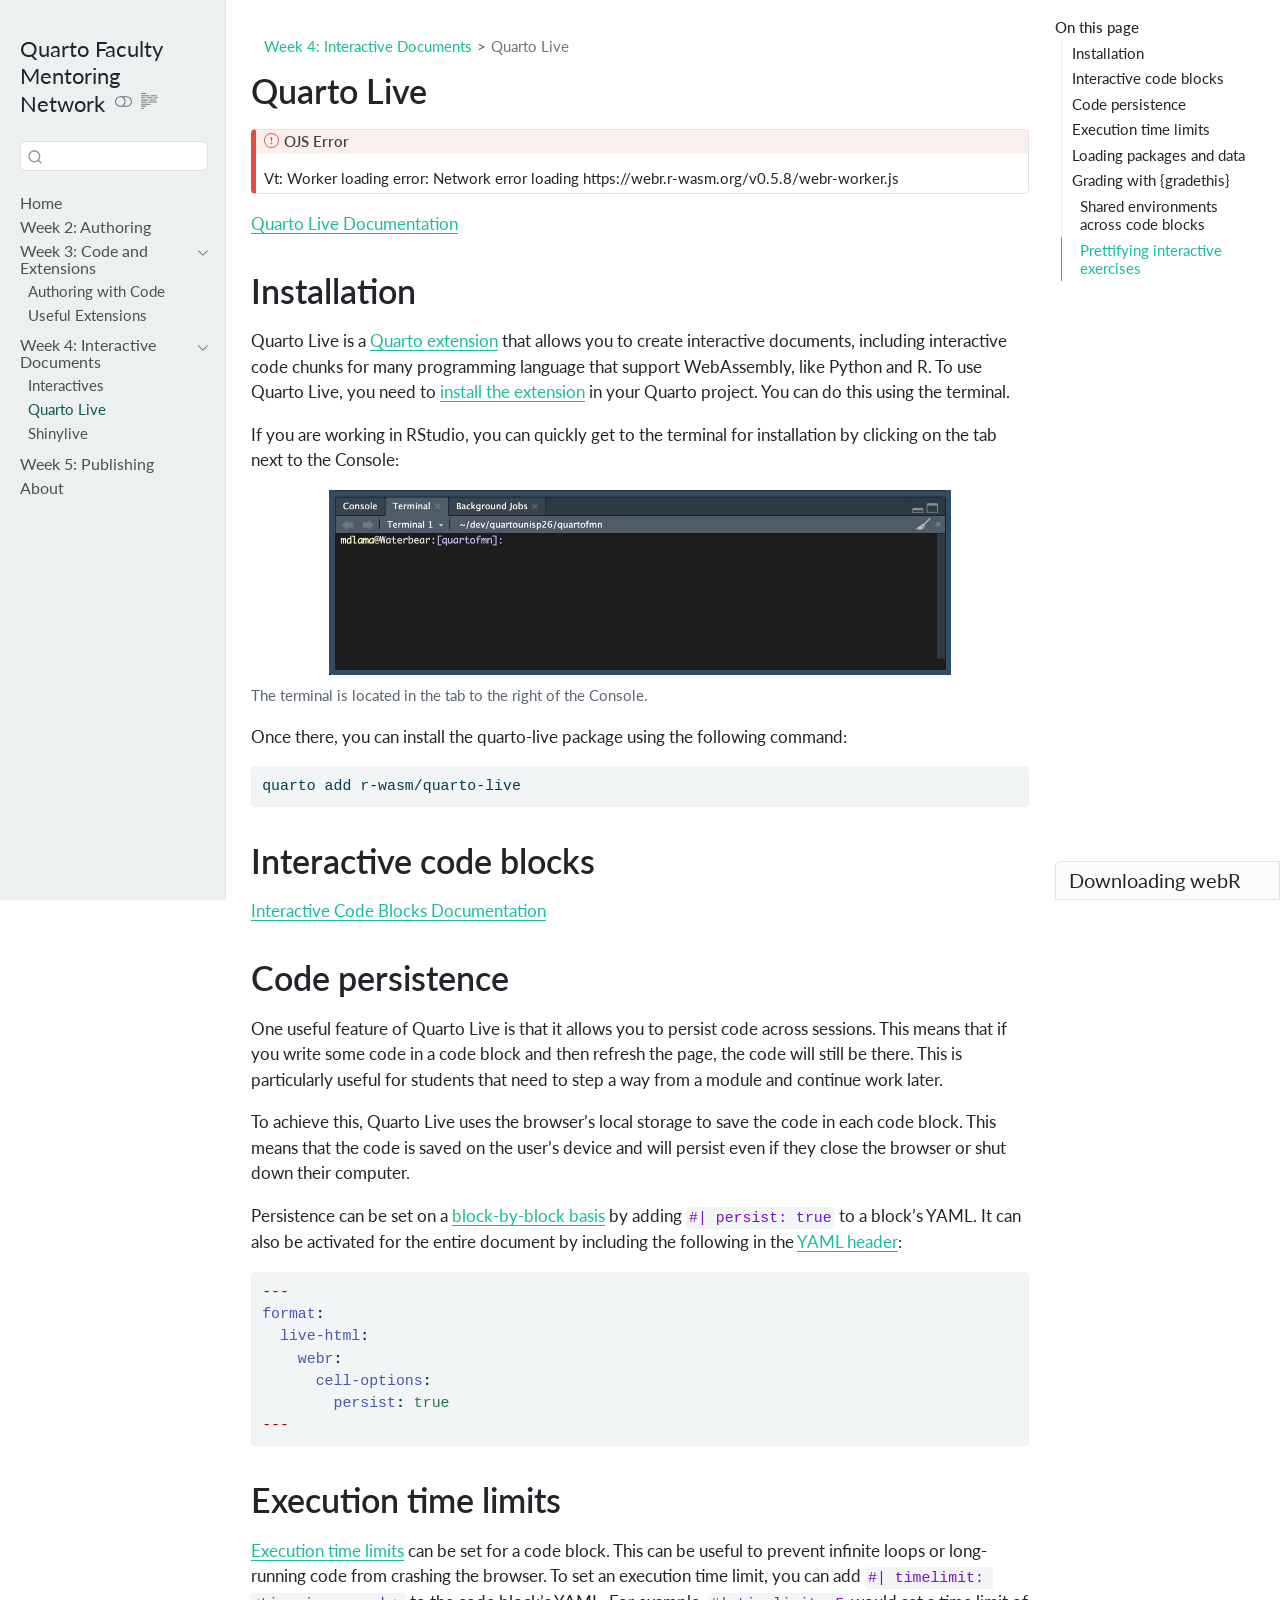
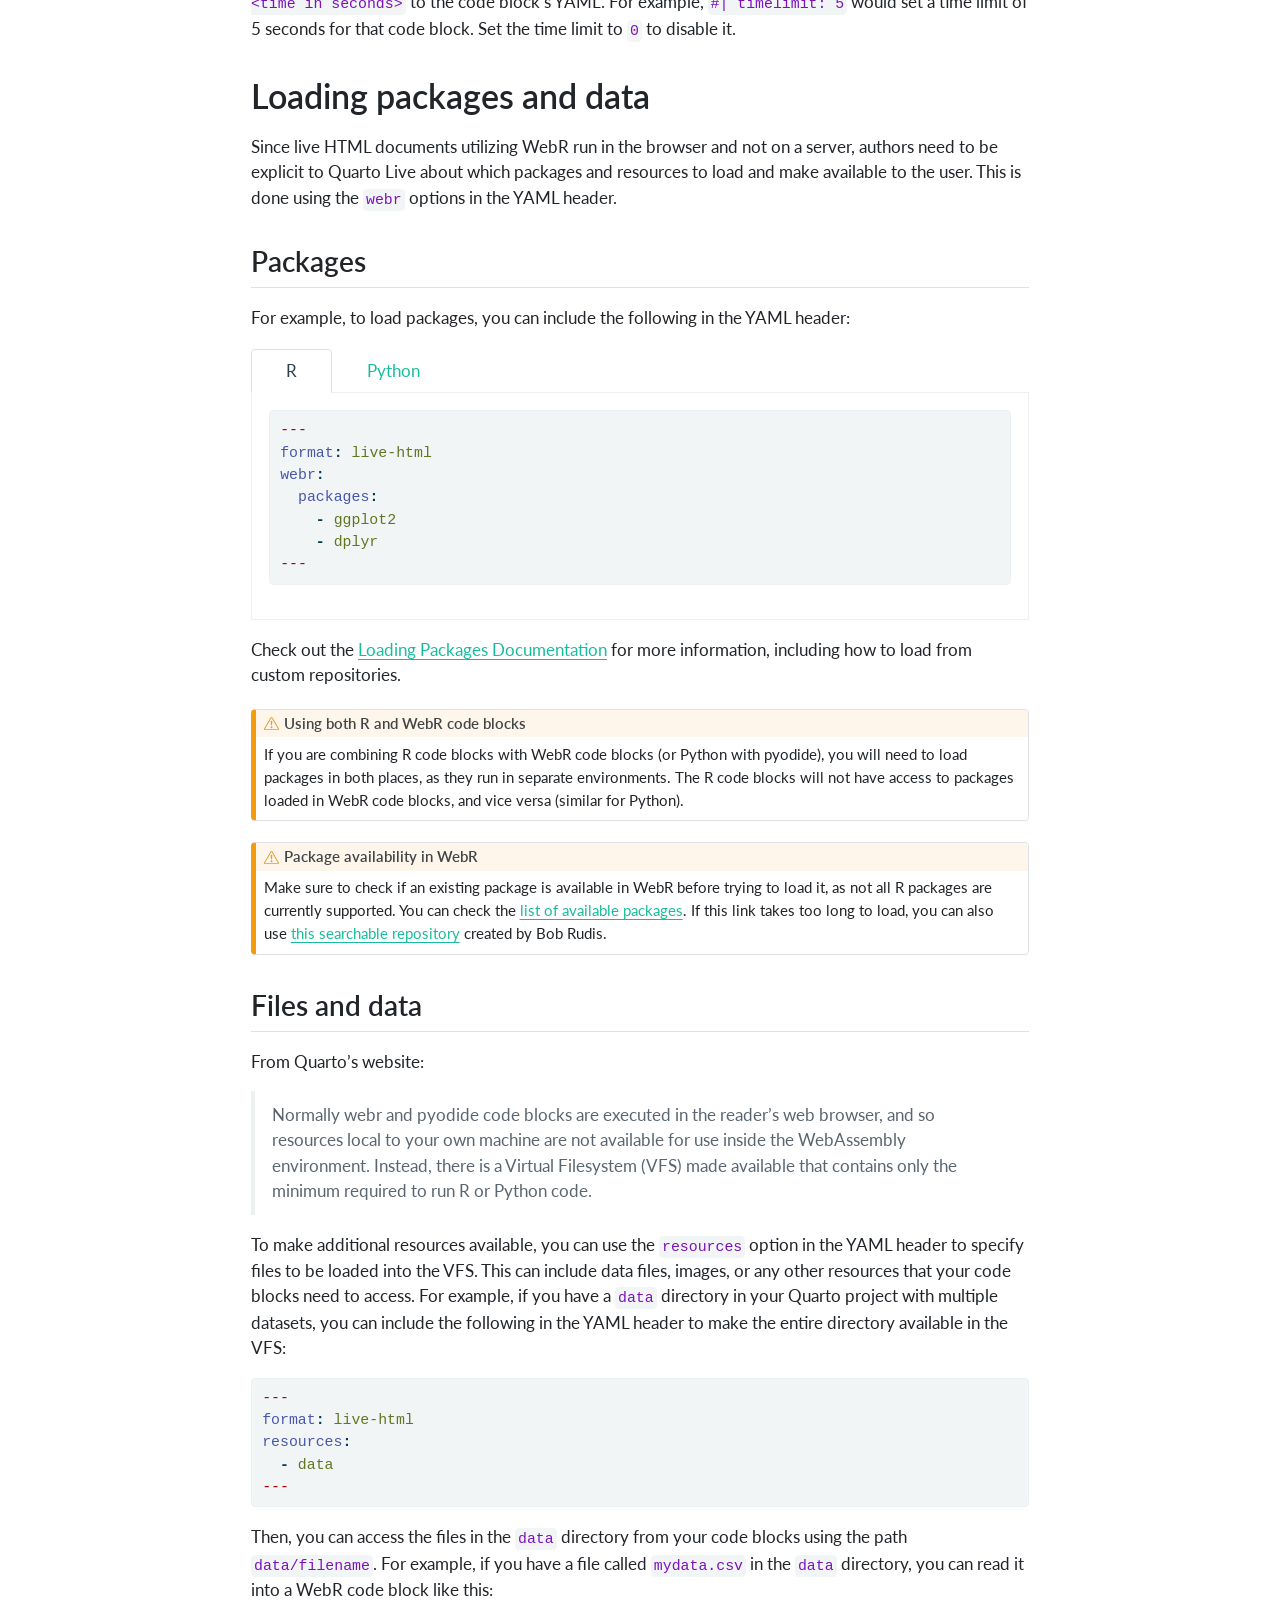
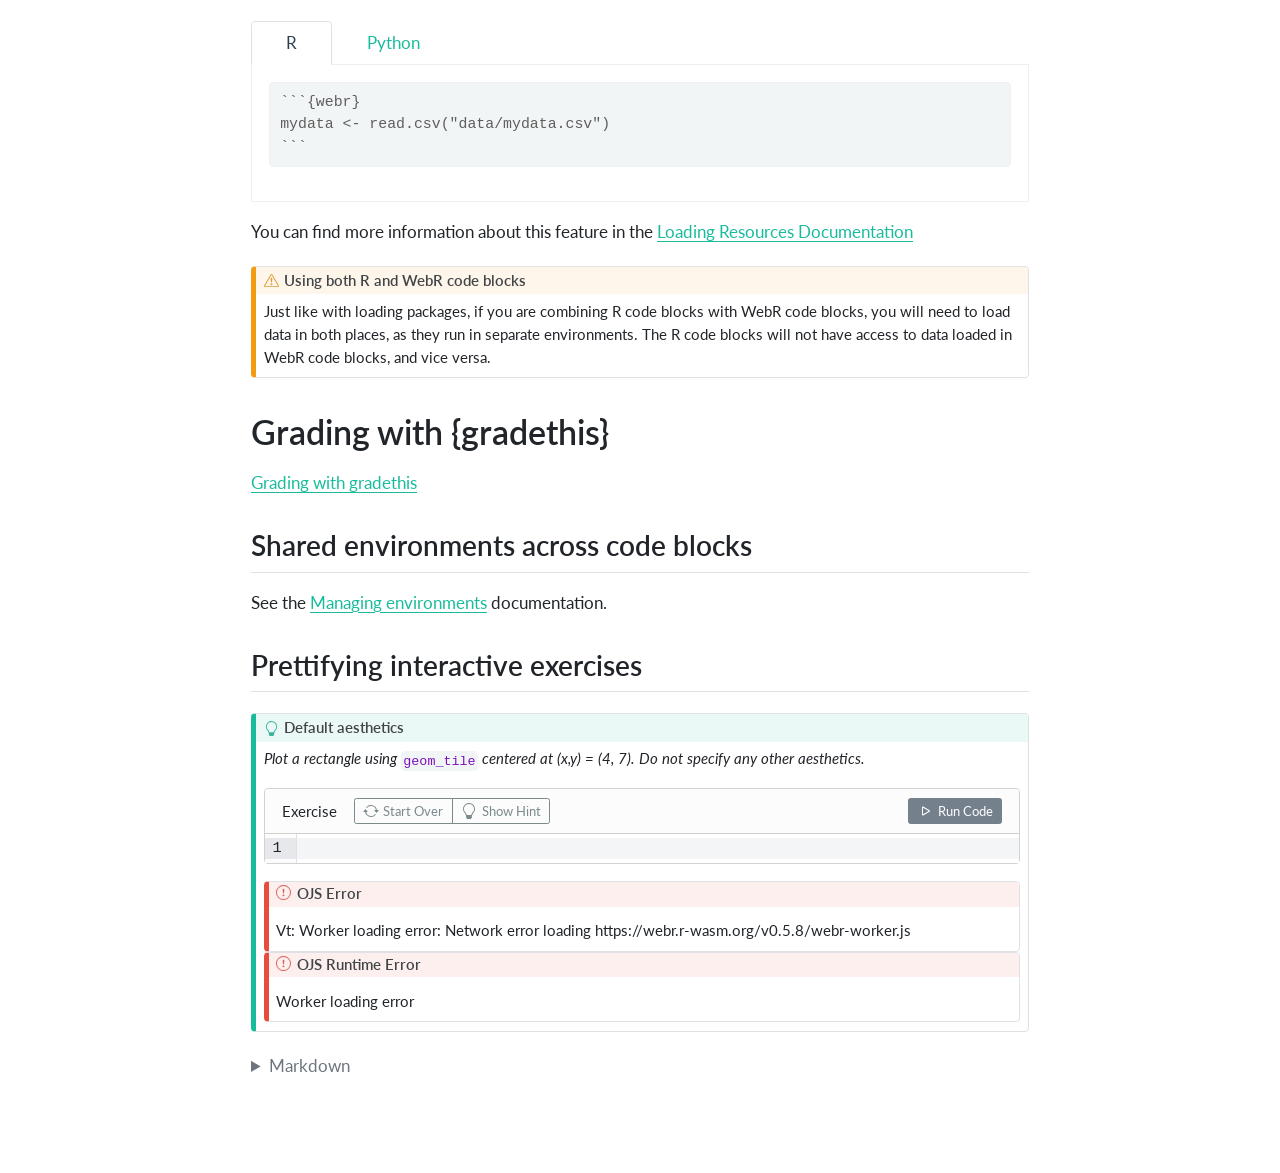
<file: quarto_live.html>
<!DOCTYPE html>
<html xmlns="http://www.w3.org/1999/xhtml" lang="en" xml:lang="en"><head>

<meta charset="utf-8">
<meta name="generator" content="quarto-1.9.36">

<meta name="viewport" content="width=device-width, initial-scale=1.0, user-scalable=yes">


<title>Quarto Live – Quarto Faculty Mentoring Network</title>
<style>
/* Default styles provided by pandoc.
** See https://pandoc.org/MANUAL.html#variables-for-html for config info.
*/
code{white-space: pre-wrap;}
span.smallcaps{font-variant: small-caps;}
div.columns{display: flex; gap: min(4vw, 1.5em);}
div.column{flex: auto; overflow-x: auto;}
div.hanging-indent{margin-left: 1.5em; text-indent: -1.5em;}
ul.task-list{list-style: none;}
ul.task-list li input[type="checkbox"] {
  width: 0.8em;
  margin: 0 0.8em 0.2em -1em; /* quarto-specific, see https://github.com/quarto-dev/quarto-cli/issues/4556 */ 
  vertical-align: middle;
}
/* CSS for syntax highlighting */
html { -webkit-text-size-adjust: 100%; }
pre > code.sourceCode { white-space: pre; position: relative; }
pre > code.sourceCode > span { display: inline-block; line-height: 1.25; }
pre > code.sourceCode > span:empty { height: 1.2em; }
.sourceCode { overflow: visible; }
code.sourceCode > span { color: inherit; text-decoration: inherit; }
div.sourceCode { margin: 1em 0; }
pre.sourceCode { margin: 0; }
@media screen {
div.sourceCode { overflow: auto; }
}
@media print {
pre > code.sourceCode { white-space: pre-wrap; }
pre > code.sourceCode > span { text-indent: -5em; padding-left: 5em; }
}
pre.numberSource code
  { counter-reset: source-line 0; }
pre.numberSource code > span
  { position: relative; left: -4em; counter-increment: source-line; }
pre.numberSource code > span > a:first-child::before
  { content: counter(source-line);
    position: relative; left: -1em; text-align: right; vertical-align: baseline;
    border: none; display: inline-block;
    -webkit-touch-callout: none; -webkit-user-select: none;
    -khtml-user-select: none; -moz-user-select: none;
    -ms-user-select: none; user-select: none;
    padding: 0 4px; width: 4em;
  }
pre.numberSource { margin-left: 3em;  padding-left: 4px; }
div.sourceCode
  {   }
@media screen {
pre > code.sourceCode > span > a:first-child::before { text-decoration: underline; }
}
</style>


<script src="site_libs/quarto-nav/quarto-nav.js"></script>
<script src="site_libs/quarto-nav/headroom.min.js"></script>
<script src="site_libs/clipboard/clipboard.min.js"></script>
<script src="site_libs/quarto-search/autocomplete.umd.js"></script>
<script src="site_libs/quarto-search/fuse.min.js"></script>
<script src="site_libs/quarto-search/quarto-search.js"></script>
<meta name="quarto:offset" content="./">
<script src="site_libs/quarto-html/quarto.js" type="module"></script>
<script src="site_libs/quarto-html/tabsets/tabsets.js" type="module"></script>
<script src="site_libs/quarto-html/popper.min.js"></script>
<script src="site_libs/quarto-html/tippy.umd.min.js"></script>
<script src="site_libs/quarto-html/anchor.min.js"></script>
<link href="site_libs/quarto-html/tippy.css" rel="stylesheet">
<link href="site_libs/quarto-html/quarto-syntax-highlighting-845c23b38eaddc0f92fda52bfe77a8c8.css" rel="stylesheet" class="quarto-color-scheme" id="quarto-text-highlighting-styles">
<link href="site_libs/quarto-html/quarto-syntax-highlighting-dark-f418161beb48e0141c760e455f12af2c.css" rel="stylesheet" class="quarto-color-scheme quarto-color-alternate" id="quarto-text-highlighting-styles">
<script src="site_libs/bootstrap/bootstrap.min.js"></script>
<link href="site_libs/bootstrap/bootstrap-icons.css" rel="stylesheet">
<link href="site_libs/bootstrap/bootstrap-afa47df0b9d33c5abd1bced1eaab4b8f.min.css" rel="stylesheet" append-hash="true" class="quarto-color-scheme" id="quarto-bootstrap" data-mode="light">
<link href="site_libs/bootstrap/bootstrap-dark-ad5070471fd92383d90ec7a425ee2c80.min.css" rel="stylesheet" append-hash="true" class="quarto-color-scheme quarto-color-alternate" id="quarto-bootstrap" data-mode="dark">
<script src="site_libs/quarto-contrib/live-runtime/live-runtime.js" type="module"></script>
<link href="site_libs/quarto-contrib/live-runtime/live-runtime.css" rel="stylesheet">
<script src="site_libs/quarto-contrib/glightbox/glightbox.min.js"></script>
<link href="site_libs/quarto-contrib/glightbox/glightbox.min.css" rel="stylesheet">
<link href="site_libs/quarto-contrib/glightbox/lightbox.css" rel="stylesheet">
<script id="quarto-search-options" type="application/json">{
  "location": "sidebar",
  "copy-button": false,
  "collapse-after": 3,
  "panel-placement": "start",
  "type": "textbox",
  "limit": 50,
  "keyboard-shortcut": [
    "f",
    "/",
    "s"
  ],
  "show-item-context": false,
  "language": {
    "search-no-results-text": "No results",
    "search-matching-documents-text": "matching documents",
    "search-copy-link-title": "Copy link to search",
    "search-hide-matches-text": "Hide additional matches",
    "search-more-match-text": "more match in this document",
    "search-more-matches-text": "more matches in this document",
    "search-clear-button-title": "Clear",
    "search-text-placeholder": "",
    "search-detached-cancel-button-title": "Cancel",
    "search-submit-button-title": "Submit",
    "search-label": "Search"
  }
}</script>
<script async="" src="https://hypothes.is/embed.js"></script>
<script>
  window.document.addEventListener("DOMContentLoaded", function (_event) {
    document.body.classList.add('hypothesis-enabled');
  });
</script>
<script type="module" src="site_libs/quarto-ojs/quarto-ojs-runtime.js"></script>
<link href="site_libs/quarto-ojs/quarto-ojs.css" rel="stylesheet">
<link href="site_libs/pagedtable-1.1/css/pagedtable.css" rel="stylesheet">
<script src="site_libs/pagedtable-1.1/js/pagedtable.js"></script>


<link rel="stylesheet" href="styles.css">
</head>

<body class="nav-sidebar docked quarto-dark"><script id="quarto-html-before-body" type="application/javascript">
    const toggleBodyColorMode = (bsSheetEl) => {
      const mode = bsSheetEl.getAttribute("data-mode");
      const bodyEl = window.document.querySelector("body");
      if (mode === "dark") {
        bodyEl.classList.add("quarto-dark");
        bodyEl.classList.remove("quarto-light");
      } else {
        bodyEl.classList.add("quarto-light");
        bodyEl.classList.remove("quarto-dark");
      }
    }
    const toggleBodyColorPrimary = () => {
      const bsSheetEl = window.document.querySelector("link#quarto-bootstrap:not([rel=disabled-stylesheet])");
      if (bsSheetEl) {
        toggleBodyColorMode(bsSheetEl);
      }
    }
    const setColorSchemeToggle = (alternate) => {
      const toggles = window.document.querySelectorAll('.quarto-color-scheme-toggle');
      for (let i=0; i < toggles.length; i++) {
        const toggle = toggles[i];
        if (toggle) {
          if (alternate) {
            toggle.classList.add("alternate");
          } else {
            toggle.classList.remove("alternate");
          }
        }
      }
    };
    const toggleColorMode = (alternate) => {
      // Switch the stylesheets
      const primaryStylesheets = window.document.querySelectorAll('link.quarto-color-scheme:not(.quarto-color-alternate)');
      const alternateStylesheets = window.document.querySelectorAll('link.quarto-color-scheme.quarto-color-alternate');
      manageTransitions('#quarto-margin-sidebar .nav-link', false);
      if (alternate) {
        // note: dark is layered on light, we don't disable primary!
        enableStylesheet(alternateStylesheets);
        for (const sheetNode of alternateStylesheets) {
          if (sheetNode.id === "quarto-bootstrap") {
            toggleBodyColorMode(sheetNode);
          }
        }
      } else {
        disableStylesheet(alternateStylesheets);
        enableStylesheet(primaryStylesheets)
        toggleBodyColorPrimary();
      }
      manageTransitions('#quarto-margin-sidebar .nav-link', true);
      // Switch the toggles
      setColorSchemeToggle(alternate)
      // Hack to workaround the fact that safari doesn't
      // properly recolor the scrollbar when toggling (#1455)
      if (navigator.userAgent.indexOf('Safari') > 0 && navigator.userAgent.indexOf('Chrome') == -1) {
        manageTransitions("body", false);
        window.scrollTo(0, 1);
        setTimeout(() => {
          window.scrollTo(0, 0);
          manageTransitions("body", true);
        }, 40);
      }
    }
    const disableStylesheet = (stylesheets) => {
      for (let i=0; i < stylesheets.length; i++) {
        const stylesheet = stylesheets[i];
        stylesheet.rel = 'disabled-stylesheet';
      }
    }
    const enableStylesheet = (stylesheets) => {
      for (let i=0; i < stylesheets.length; i++) {
        const stylesheet = stylesheets[i];
        if(stylesheet.rel !== 'stylesheet') { // for Chrome, which will still FOUC without this check
          stylesheet.rel = 'stylesheet';
        }
      }
    }
    const manageTransitions = (selector, allowTransitions) => {
      const els = window.document.querySelectorAll(selector);
      for (let i=0; i < els.length; i++) {
        const el = els[i];
        if (allowTransitions) {
          el.classList.remove('notransition');
        } else {
          el.classList.add('notransition');
        }
      }
    }
    const isFileUrl = () => {
      return window.location.protocol === 'file:';
    }
    const hasAlternateSentinel = () => {
      let styleSentinel = getColorSchemeSentinel();
      if (styleSentinel !== null) {
        return styleSentinel === "alternate";
      } else {
        return false;
      }
    }
    const setStyleSentinel = (alternate) => {
      const value = alternate ? "alternate" : "default";
      if (!isFileUrl()) {
        window.localStorage.setItem("quarto-color-scheme", value);
      } else {
        localAlternateSentinel = value;
      }
    }
    const getColorSchemeSentinel = () => {
      if (!isFileUrl()) {
        const storageValue = window.localStorage.getItem("quarto-color-scheme");
        return storageValue != null ? storageValue : localAlternateSentinel;
      } else {
        return localAlternateSentinel;
      }
    }
    const toggleGiscusIfUsed = (isAlternate, darkModeDefault) => {
      const baseTheme = document.querySelector('#giscus-base-theme')?.value ?? 'light';
      const alternateTheme = document.querySelector('#giscus-alt-theme')?.value ?? 'dark';
      let newTheme = '';
      if(authorPrefersDark) {
        newTheme = isAlternate ? baseTheme : alternateTheme;
      } else {
        newTheme = isAlternate ? alternateTheme : baseTheme;
      }
      const changeGiscusTheme = () => {
        // From: https://github.com/giscus/giscus/issues/336
        const sendMessage = (message) => {
          const iframe = document.querySelector('iframe.giscus-frame');
          if (!iframe) return;
          iframe.contentWindow.postMessage({ giscus: message }, 'https://giscus.app');
        }
        sendMessage({
          setConfig: {
            theme: newTheme
          }
        });
      }
      const isGiscussLoaded = window.document.querySelector('iframe.giscus-frame') !== null;
      if (isGiscussLoaded) {
        changeGiscusTheme();
      }
    };
    const authorPrefersDark = true;
    const queryPrefersDark = window.matchMedia('(prefers-color-scheme: dark)');
    const darkModeDefault = queryPrefersDark.matches;
    let localAlternateSentinel = darkModeDefault ? 'alternate' : 'default';
    // Dark / light mode switch
    window.quartoToggleColorScheme = () => {
      // Read the current dark / light value
      let toAlternate = !hasAlternateSentinel();
      toggleColorMode(toAlternate);
      setStyleSentinel(toAlternate);
      toggleGiscusIfUsed(toAlternate, darkModeDefault);
      window.dispatchEvent(new Event('resize'));
    };
    queryPrefersDark.addEventListener("change", e => {
      if(window.localStorage.getItem("quarto-color-scheme") !== null)
        return;
      const alternate = e.matches
      toggleColorMode(alternate);
      localAlternateSentinel = e.matches ? 'alternate' : 'default'; // this is used alongside local storage!
      toggleGiscusIfUsed(alternate, darkModeDefault);
    });
    // Switch to dark mode if need be
    if (hasAlternateSentinel()) {
      toggleColorMode(true);
    } else {
      toggleColorMode(false);
    }
  </script>

<div id="quarto-search-results"></div>
  <header id="quarto-header" class="headroom fixed-top">
  <nav class="quarto-secondary-nav">
    <div class="container-fluid d-flex">
      <button type="button" class="quarto-btn-toggle btn" data-bs-toggle="collapse" role="button" data-bs-target=".quarto-sidebar-collapse-item" aria-controls="quarto-sidebar" aria-expanded="false" aria-label="Toggle sidebar navigation" onclick="if (window.quartoToggleHeadroom) { window.quartoToggleHeadroom(); }">
        <i class="bi bi-layout-text-sidebar-reverse"></i>
      </button>
        <nav class="quarto-page-breadcrumbs" aria-label="breadcrumb"><ol class="breadcrumb"><li class="breadcrumb-item"><a href="./interactives.html">Week 4: Interactive Documents</a></li><li class="breadcrumb-item"><a href="./quarto_live.html">Quarto Live</a></li></ol></nav>
        <a class="flex-grow-1" role="navigation" data-bs-toggle="collapse" data-bs-target=".quarto-sidebar-collapse-item" aria-controls="quarto-sidebar" aria-expanded="false" aria-label="Toggle sidebar navigation" onclick="if (window.quartoToggleHeadroom) { window.quartoToggleHeadroom(); }">      
        </a>
      <button type="button" class="btn quarto-search-button" aria-label="Search" onclick="window.quartoOpenSearch();">
        <i class="bi bi-search"></i>
      </button>
    </div>
  </nav>
</header>
<!-- content -->
<div id="quarto-content" class="quarto-container page-columns page-rows-contents page-layout-article">
<!-- sidebar -->
  <nav id="quarto-sidebar" class="sidebar collapse collapse-horizontal quarto-sidebar-collapse-item sidebar-navigation docked overflow-auto">
    <div class="pt-lg-2 mt-2 text-left sidebar-header">
    <div class="sidebar-title mb-0 py-0">
      <a href="./">Quarto Faculty Mentoring Network</a> 
        <div class="sidebar-tools-main">
  <a href="" class="quarto-color-scheme-toggle quarto-navigation-tool  px-1" onclick="window.quartoToggleColorScheme(); return false;" title="Toggle dark mode"><i class="bi"></i></a>
  <a href="" class="quarto-reader-toggle quarto-navigation-tool px-1" onclick="window.quartoToggleReader(); return false;" title="Toggle reader mode">
  <div class="quarto-reader-toggle-btn">
  <i class="bi"></i>
  </div>
</a>
</div>
    </div>
      </div>
        <div class="mt-2 flex-shrink-0 align-items-center">
        <div class="sidebar-search">
        <div id="quarto-search" class="" title="Search"></div>
        </div>
        </div>
    <div class="sidebar-menu-container"> 
    <ul class="list-unstyled mt-1">
        <li class="sidebar-item">
  <div class="sidebar-item-container"> 
  <a href="./index.html" class="sidebar-item-text sidebar-link">
 <span class="menu-text">Home</span></a>
  </div>
</li>
        <li class="sidebar-item">
  <div class="sidebar-item-container"> 
  <a href="./authoring.html" class="sidebar-item-text sidebar-link">
 <span class="menu-text">Week 2: Authoring</span></a>
  </div>
</li>
        <li class="sidebar-item sidebar-item-section">
      <div class="sidebar-item-container"> 
            <a class="sidebar-item-text sidebar-link text-start" data-bs-toggle="collapse" data-bs-target="#quarto-sidebar-section-1" role="navigation" aria-expanded="true">
 <span class="menu-text">Week 3: Code and Extensions</span></a>
          <a class="sidebar-item-toggle text-start" data-bs-toggle="collapse" data-bs-target="#quarto-sidebar-section-1" role="navigation" aria-expanded="true" aria-label="Toggle section">
            <i class="bi bi-chevron-right ms-2"></i>
          </a> 
      </div>
      <ul id="quarto-sidebar-section-1" class="collapse list-unstyled sidebar-section depth1 show">  
          <li class="sidebar-item">
  <div class="sidebar-item-container"> 
  <a href="./authoring_code.html" class="sidebar-item-text sidebar-link">
 <span class="menu-text">Authoring with Code</span></a>
  </div>
</li>
          <li class="sidebar-item">
  <div class="sidebar-item-container"> 
  <a href="./extensions.html" class="sidebar-item-text sidebar-link">
 <span class="menu-text">Useful Extensions</span></a>
  </div>
</li>
      </ul>
  </li>
        <li class="sidebar-item sidebar-item-section">
      <div class="sidebar-item-container"> 
            <a class="sidebar-item-text sidebar-link text-start" data-bs-toggle="collapse" data-bs-target="#quarto-sidebar-section-2" role="navigation" aria-expanded="true">
 <span class="menu-text">Week 4: Interactive Documents</span></a>
          <a class="sidebar-item-toggle text-start" data-bs-toggle="collapse" data-bs-target="#quarto-sidebar-section-2" role="navigation" aria-expanded="true" aria-label="Toggle section">
            <i class="bi bi-chevron-right ms-2"></i>
          </a> 
      </div>
      <ul id="quarto-sidebar-section-2" class="collapse list-unstyled sidebar-section depth1 show">  
          <li class="sidebar-item">
  <div class="sidebar-item-container"> 
  <a href="./interactives.html" class="sidebar-item-text sidebar-link">
 <span class="menu-text">Interactives</span></a>
  </div>
</li>
          <li class="sidebar-item">
  <div class="sidebar-item-container"> 
  <a href="./quarto_live.html" class="sidebar-item-text sidebar-link active">
 <span class="menu-text">Quarto Live</span></a>
  </div>
</li>
          <li class="sidebar-item">
  <div class="sidebar-item-container"> 
  <a href="./shinylive.html" class="sidebar-item-text sidebar-link">
 <span class="menu-text">Shinylive</span></a>
  </div>
</li>
      </ul>
  </li>
        <li class="sidebar-item">
  <div class="sidebar-item-container"> 
  <a href="./publishing.html" class="sidebar-item-text sidebar-link">
 <span class="menu-text">Week 5: Publishing</span></a>
  </div>
</li>
        <li class="sidebar-item">
  <div class="sidebar-item-container"> 
  <a href="./about.html" class="sidebar-item-text sidebar-link">
 <span class="menu-text">About</span></a>
  </div>
</li>
    </ul>
    </div>
</nav>
<div id="quarto-sidebar-glass" class="quarto-sidebar-collapse-item" data-bs-toggle="collapse" data-bs-target=".quarto-sidebar-collapse-item"></div>
<!-- margin-sidebar -->
    <div id="quarto-margin-sidebar" class="sidebar margin-sidebar">
        <nav id="TOC" role="doc-toc" class="toc-active">
    <h2 id="toc-title">On this page</h2>
   
  <ul>
  <li><a href="#installation" id="toc-installation" class="nav-link active" data-scroll-target="#installation">Installation</a></li>
  <li><a href="#interactive-code-blocks" id="toc-interactive-code-blocks" class="nav-link" data-scroll-target="#interactive-code-blocks">Interactive code blocks</a></li>
  <li><a href="#code-persistence" id="toc-code-persistence" class="nav-link" data-scroll-target="#code-persistence">Code persistence</a></li>
  <li><a href="#execution-time-limits" id="toc-execution-time-limits" class="nav-link" data-scroll-target="#execution-time-limits">Execution time limits</a></li>
  <li><a href="#loading-packages-and-data" id="toc-loading-packages-and-data" class="nav-link" data-scroll-target="#loading-packages-and-data">Loading packages and data</a>
  <ul class="collapse">
  <li><a href="#packages" id="toc-packages" class="nav-link" data-scroll-target="#packages">Packages</a></li>
  <li><a href="#files-and-data" id="toc-files-and-data" class="nav-link" data-scroll-target="#files-and-data">Files and data</a></li>
  </ul></li>
  <li><a href="#grading-with-gradethis" id="toc-grading-with-gradethis" class="nav-link" data-scroll-target="#grading-with-gradethis">Grading with {gradethis}</a>
  <ul class="collapse">
  <li><a href="#shared-environments-across-code-blocks" id="toc-shared-environments-across-code-blocks" class="nav-link" data-scroll-target="#shared-environments-across-code-blocks">Shared environments across code blocks</a></li>
  <li><a href="#prettifying-interactive-exercises" id="toc-prettifying-interactive-exercises" class="nav-link" data-scroll-target="#prettifying-interactive-exercises">Prettifying interactive exercises</a></li>
  </ul></li>
  </ul>
</nav>
    </div>
<!-- main -->
<main class="content" id="quarto-document-content">


<header id="title-block-header" class="quarto-title-block default"><nav class="quarto-page-breadcrumbs quarto-title-breadcrumbs d-none d-lg-block" aria-label="breadcrumb"><ol class="breadcrumb"><li class="breadcrumb-item"><a href="./interactives.html">Week 4: Interactive Documents</a></li><li class="breadcrumb-item"><a href="./quarto_live.html">Quarto Live</a></li></ol></nav>
<div class="quarto-title">
<h1 class="title">Quarto Live</h1>
</div>



<div class="quarto-title-meta">

    
  
    
  </div>
  


</header>


<div class="cell" data-edit="false">
<div>
<div id="webr-1" class="exercise-cell">

</div>
<script type="webr-1-contents">
[base64]
</script>
</div>
</div>
<p><a href="https://r-wasm.github.io/quarto-live/">Quarto Live Documentation</a></p>
<section id="installation" class="level1">
<h1>Installation</h1>
<p>Quarto Live is a <a href="https://quarto.org/docs/extensions/">Quarto extension</a> that allows you to create interactive documents, including interactive code chunks for many programming language that support WebAssembly, like Python and R. To use Quarto Live, you need to <a href="https://r-wasm.github.io/quarto-live/getting_started/installation.html">install the extension</a> in your Quarto project. You can do this using the terminal.</p>
<p>If you are working in RStudio, you can quickly get to the terminal for installation by clicking on the tab next to the Console:</p>
<div class="quarto-figure quarto-figure-center">
<figure class="figure">
<p><a href="images/RStudioTerminal.png" class="lightbox" data-gallery="quarto-lightbox-gallery-1" title="The terminal is located in the tab to the right of the Console."><img src="images/RStudioTerminal.png" class="img-fluid figure-img" style="width:80.0%" alt="The terminal is located in the tab to the right of the Console."></a></p>
<figcaption>The terminal is located in the tab to the right of the Console.</figcaption>
</figure>
</div>
<p>Once there, you can install the quarto-live package using the following command:</p>
<div class="code-copy-outer-scaffold"><div class="sourceCode" id="cb1"><pre class="sourceCode bash code-with-copy"><code class="sourceCode bash"><span id="cb1-1"><a href="#cb1-1" aria-hidden="true" tabindex="-1"></a><span class="ex">quarto</span> add r-wasm/quarto-live</span></code></pre></div><button title="Copy to Clipboard" class="code-copy-button"><i class="bi"></i></button></div>
</section>
<section id="interactive-code-blocks" class="level1">
<h1>Interactive code blocks</h1>
<p><a href="https://r-wasm.github.io/quarto-live/getting_started/editor.html">Interactive Code Blocks Documentation</a></p>
</section>
<section id="code-persistence" class="level1">
<h1>Code persistence</h1>
<p>One useful feature of Quarto Live is that it allows you to persist code across sessions. This means that if you write some code in a code block and then refresh the page, the code will still be there. This is particularly useful for students that need to step a way from a module and continue work later.</p>
<p>To achieve this, Quarto Live uses the browser’s local storage to save the code in each code block. This means that the code is saved on the user’s device and will persist even if they close the browser or shut down their computer.</p>
<p>Persistence can be set on a <a href="https://r-wasm.github.io/quarto-live/getting_started/editor.html#storing-and-recalling-code">block-by-block basis</a> by adding <code>#| persist: true</code> to a block’s YAML. It can also be activated for the entire document by including the following in the <a href="https://r-wasm.github.io/quarto-live/reference/document-yaml.html">YAML header</a>:</p>
<div class="code-copy-outer-scaffold"><div class="sourceCode" id="cb2"><pre class="sourceCode yaml code-with-copy"><code class="sourceCode yaml"><span id="cb2-1"><a href="#cb2-1" aria-hidden="true" tabindex="-1"></a><span class="pp">---</span></span>
<span id="cb2-2"><a href="#cb2-2" aria-hidden="true" tabindex="-1"></a><span class="fu">format</span><span class="kw">:</span><span class="at"> </span></span>
<span id="cb2-3"><a href="#cb2-3" aria-hidden="true" tabindex="-1"></a><span class="at">  </span><span class="fu">live-html</span><span class="kw">:</span></span>
<span id="cb2-4"><a href="#cb2-4" aria-hidden="true" tabindex="-1"></a><span class="at">    </span><span class="fu">webr</span><span class="kw">:</span></span>
<span id="cb2-5"><a href="#cb2-5" aria-hidden="true" tabindex="-1"></a><span class="at">      </span><span class="fu">cell-options</span><span class="kw">:</span></span>
<span id="cb2-6"><a href="#cb2-6" aria-hidden="true" tabindex="-1"></a><span class="at">        </span><span class="fu">persist</span><span class="kw">:</span><span class="at"> </span><span class="ch">true</span></span>
<span id="cb2-7"><a href="#cb2-7" aria-hidden="true" tabindex="-1"></a><span class="pp">---</span></span></code></pre></div><button title="Copy to Clipboard" class="code-copy-button"><i class="bi"></i></button></div>
</section>
<section id="execution-time-limits" class="level1">
<h1>Execution time limits</h1>
<p><a href="https://r-wasm.github.io/quarto-live/getting_started/editor.html#execution-time-limit">Execution time limits</a> can be set for a code block. This can be useful to prevent infinite loops or long-running code from crashing the browser. To set an execution time limit, you can add <code>#| timelimit: &lt;time in seconds&gt;</code> to the code block’s YAML. For example, <code>#| timelimit: 5</code> would set a time limit of 5 seconds for that code block. Set the time limit to <code>0</code> to disable it.</p>
</section>
<section id="loading-packages-and-data" class="level1">
<h1>Loading packages and data</h1>
<p>Since live HTML documents utilizing WebR run in the browser and not on a server, authors need to be explicit to Quarto Live about which packages and resources to load and make available to the user. This is done using the <code>webr</code> options in the YAML header.</p>
<section id="packages" class="level2">
<h2 class="anchored" data-anchor-id="packages">Packages</h2>
<p>For example, to load packages, you can include the following in the YAML header:</p>
<div class="tabset-margin-container"></div><div class="panel-tabset">
<ul class="nav nav-tabs" role="tablist"><li class="nav-item" role="presentation"><a class="nav-link active" id="tabset-1-1-tab" data-bs-toggle="tab" data-bs-target="#tabset-1-1" role="tab" aria-controls="tabset-1-1" aria-selected="true" href="" aria-current="page">R</a></li><li class="nav-item" role="presentation"><a class="nav-link" id="tabset-1-2-tab" data-bs-toggle="tab" data-bs-target="#tabset-1-2" role="tab" aria-controls="tabset-1-2" aria-selected="false" href="">Python</a></li></ul>
<div class="tab-content">
<div id="tabset-1-1" class="tab-pane active" role="tabpanel" aria-labelledby="tabset-1-1-tab">
<div class="code-copy-outer-scaffold"><div class="sourceCode" id="cb3"><pre class="sourceCode yaml code-with-copy"><code class="sourceCode yaml"><span id="cb3-1"><a href="#cb3-1" aria-hidden="true" tabindex="-1"></a><span class="pp">---</span></span>
<span id="cb3-2"><a href="#cb3-2" aria-hidden="true" tabindex="-1"></a><span class="fu">format</span><span class="kw">:</span><span class="at"> live-html</span></span>
<span id="cb3-3"><a href="#cb3-3" aria-hidden="true" tabindex="-1"></a><span class="fu">webr</span><span class="kw">:</span></span>
<span id="cb3-4"><a href="#cb3-4" aria-hidden="true" tabindex="-1"></a><span class="at">  </span><span class="fu">packages</span><span class="kw">:</span></span>
<span id="cb3-5"><a href="#cb3-5" aria-hidden="true" tabindex="-1"></a><span class="at">    </span><span class="kw">-</span><span class="at"> ggplot2</span></span>
<span id="cb3-6"><a href="#cb3-6" aria-hidden="true" tabindex="-1"></a><span class="at">    </span><span class="kw">-</span><span class="at"> dplyr</span></span>
<span id="cb3-7"><a href="#cb3-7" aria-hidden="true" tabindex="-1"></a><span class="pp">---</span></span></code></pre></div><button title="Copy to Clipboard" class="code-copy-button"><i class="bi"></i></button></div>
</div>
<div id="tabset-1-2" class="tab-pane" role="tabpanel" aria-labelledby="tabset-1-2-tab">
<div class="code-copy-outer-scaffold"><div class="sourceCode" id="cb4"><pre class="sourceCode yaml code-with-copy"><code class="sourceCode yaml"><span id="cb4-1"><a href="#cb4-1" aria-hidden="true" tabindex="-1"></a><span class="pp">---</span></span>
<span id="cb4-2"><a href="#cb4-2" aria-hidden="true" tabindex="-1"></a><span class="fu">format</span><span class="kw">:</span><span class="at"> live-html</span></span>
<span id="cb4-3"><a href="#cb4-3" aria-hidden="true" tabindex="-1"></a><span class="fu">pyodide</span><span class="kw">:</span></span>
<span id="cb4-4"><a href="#cb4-4" aria-hidden="true" tabindex="-1"></a><span class="at">  </span><span class="fu">packages</span><span class="kw">:</span></span>
<span id="cb4-5"><a href="#cb4-5" aria-hidden="true" tabindex="-1"></a><span class="at">    </span><span class="kw">-</span><span class="at"> matplotlib</span></span>
<span id="cb4-6"><a href="#cb4-6" aria-hidden="true" tabindex="-1"></a><span class="at">    </span><span class="kw">-</span><span class="at"> numpy</span></span>
<span id="cb4-7"><a href="#cb4-7" aria-hidden="true" tabindex="-1"></a><span class="at">    </span><span class="kw">-</span><span class="at"> seaborn</span></span>
<span id="cb4-8"><a href="#cb4-8" aria-hidden="true" tabindex="-1"></a><span class="pp">---</span></span></code></pre></div><button title="Copy to Clipboard" class="code-copy-button"><i class="bi"></i></button></div>
</div>
</div>
</div>
<p>Check out the <a href="https://r-wasm.github.io/quarto-live/getting_started/packages.html">Loading Packages Documentation</a> for more information, including how to load from custom repositories.</p>
<div class="callout callout-style-default callout-warning callout-titled" title="Using both R and WebR code blocks">
<div class="callout-header d-flex align-content-center">
<div class="callout-icon-container">
<i class="callout-icon"></i>
</div>
<div class="callout-title-container flex-fill">
<span class="screen-reader-only">Warning</span>Using both R and WebR code blocks
</div>
</div>
<div class="callout-body-container callout-body">
<p>If you are combining R code blocks with WebR code blocks (or Python with pyodide), you will need to load packages in both places, as they run in separate environments. The R code blocks will not have access to packages loaded in WebR code blocks, and vice versa (similar for Python).</p>
</div>
</div>
<div class="callout callout-style-default callout-warning callout-titled" title="Package availability in WebR">
<div class="callout-header d-flex align-content-center">
<div class="callout-icon-container">
<i class="callout-icon"></i>
</div>
<div class="callout-title-container flex-fill">
<span class="screen-reader-only">Warning</span>Package availability in WebR
</div>
</div>
<div class="callout-body-container callout-body">
<p>Make sure to check if an existing package is available in WebR before trying to load it, as not all R packages are currently supported. You can check the <a href="https://repo.r-wasm.org/">list of available packages</a>. If this link takes too long to load, you can also use <a href="https://rud.is/w/webr-pkgs/">this searchable repository</a> created by Bob Rudis.</p>
</div>
</div>
</section>
<section id="files-and-data" class="level2">
<h2 class="anchored" data-anchor-id="files-and-data">Files and data</h2>
<p>From Quarto’s website:</p>
<blockquote class="blockquote">
<p>Normally webr and pyodide code blocks are executed in the reader’s web browser, and so resources local to your own machine are not available for use inside the WebAssembly environment. Instead, there is a Virtual Filesystem (VFS) made available that contains only the minimum required to run R or Python code.</p>
</blockquote>
<p>To make additional resources available, you can use the <code>resources</code> option in the YAML header to specify files to be loaded into the VFS. This can include data files, images, or any other resources that your code blocks need to access. For example, if you have a <code>data</code> directory in your Quarto project with multiple datasets, you can include the following in the YAML header to make the entire directory available in the VFS:</p>
<div class="code-copy-outer-scaffold"><div class="sourceCode" id="cb5"><pre class="sourceCode yaml code-with-copy"><code class="sourceCode yaml"><span id="cb5-1"><a href="#cb5-1" aria-hidden="true" tabindex="-1"></a><span class="pp">---</span></span>
<span id="cb5-2"><a href="#cb5-2" aria-hidden="true" tabindex="-1"></a><span class="fu">format</span><span class="kw">:</span><span class="at"> live-html</span></span>
<span id="cb5-3"><a href="#cb5-3" aria-hidden="true" tabindex="-1"></a><span class="fu">resources</span><span class="kw">:</span></span>
<span id="cb5-4"><a href="#cb5-4" aria-hidden="true" tabindex="-1"></a><span class="at">  </span><span class="kw">-</span><span class="at"> data</span></span>
<span id="cb5-5"><a href="#cb5-5" aria-hidden="true" tabindex="-1"></a><span class="pp">---</span></span></code></pre></div><button title="Copy to Clipboard" class="code-copy-button"><i class="bi"></i></button></div>
<p>Then, you can access the files in the <code>data</code> directory from your code blocks using the path <code>data/filename</code>. For example, if you have a file called <code>mydata.csv</code> in the <code>data</code> directory, you can read it into a WebR code block like this:</p>
<div class="tabset-margin-container"></div><div class="panel-tabset">
<ul class="nav nav-tabs" role="tablist"><li class="nav-item" role="presentation"><a class="nav-link active" id="tabset-2-1-tab" data-bs-toggle="tab" data-bs-target="#tabset-2-1" role="tab" aria-controls="tabset-2-1" aria-selected="true" href="">R</a></li><li class="nav-item" role="presentation"><a class="nav-link" id="tabset-2-2-tab" data-bs-toggle="tab" data-bs-target="#tabset-2-2" role="tab" aria-controls="tabset-2-2" aria-selected="false" href="">Python</a></li></ul>
<div class="tab-content">
<div id="tabset-2-1" class="tab-pane active" role="tabpanel" aria-labelledby="tabset-2-1-tab">
<div class="code-copy-outer-scaffold"><div class="sourceCode" id="cb6"><pre class="sourceCode markdown code-with-copy"><code class="sourceCode markdown"><span id="cb6-1"><a href="#cb6-1" aria-hidden="true" tabindex="-1"></a><span class="in">```{webr}</span></span>
<span id="cb6-2"><a href="#cb6-2" aria-hidden="true" tabindex="-1"></a><span class="in">mydata &lt;- read.csv("data/mydata.csv")</span></span>
<span id="cb6-3"><a href="#cb6-3" aria-hidden="true" tabindex="-1"></a><span class="in">```</span></span></code></pre></div><button title="Copy to Clipboard" class="code-copy-button"><i class="bi"></i></button></div>
</div>
<div id="tabset-2-2" class="tab-pane" role="tabpanel" aria-labelledby="tabset-2-2-tab">
<div class="code-copy-outer-scaffold"><div class="sourceCode" id="cb7"><pre class="sourceCode markdown code-with-copy"><code class="sourceCode markdown"><span id="cb7-1"><a href="#cb7-1" aria-hidden="true" tabindex="-1"></a><span class="in">```{pyodide}</span></span>
<span id="cb7-2"><a href="#cb7-2" aria-hidden="true" tabindex="-1"></a><span class="im">import</span> pandas <span class="im">as</span> pd</span>
<span id="cb7-3"><a href="#cb7-3" aria-hidden="true" tabindex="-1"></a>mydata <span class="op">=</span> pd.read_csv(<span class="st">"data/mydata.csv"</span>)</span>
<span id="cb7-4"><a href="#cb7-4" aria-hidden="true" tabindex="-1"></a><span class="in">```</span></span></code></pre></div><button title="Copy to Clipboard" class="code-copy-button"><i class="bi"></i></button></div>
</div>
</div>
</div>
<p>You can find more information about this feature in the <a href="https://r-wasm.github.io/quarto-live/other/resources.html">Loading Resources Documentation</a></p>
<div class="callout callout-style-default callout-warning callout-titled" title="Using both R and WebR code blocks">
<div class="callout-header d-flex align-content-center">
<div class="callout-icon-container">
<i class="callout-icon"></i>
</div>
<div class="callout-title-container flex-fill">
<span class="screen-reader-only">Warning</span>Using both R and WebR code blocks
</div>
</div>
<div class="callout-body-container callout-body">
<p>Just like with loading packages, if you are combining R code blocks with WebR code blocks, you will need to load data in both places, as they run in separate environments. The R code blocks will not have access to data loaded in WebR code blocks, and vice versa.</p>
</div>
</div>
</section>
</section>
<section id="grading-with-gradethis" class="level1">
<h1>Grading with {gradethis}</h1>
<p><a href="https://r-wasm.github.io/quarto-live/exercises/gradethis.html">Grading with gradethis</a></p>
<section id="shared-environments-across-code-blocks" class="level2">
<h2 class="anchored" data-anchor-id="shared-environments-across-code-blocks">Shared environments across code blocks</h2>
<p>See the <a href="https://r-wasm.github.io/quarto-live/exercises/environments.html">Managing environments</a> documentation.</p>
</section>
<section id="prettifying-interactive-exercises" class="level2">
<h2 class="anchored" data-anchor-id="prettifying-interactive-exercises">Prettifying interactive exercises</h2>
<div class="callout callout-style-default callout-tip callout-titled" title="Default aesthetics">
<div class="callout-header d-flex align-content-center">
<div class="callout-icon-container">
<i class="callout-icon"></i>
</div>
<div class="callout-title-container flex-fill">
<span class="screen-reader-only">Tip</span>Default aesthetics
</div>
</div>
<div class="callout-body-container callout-body">
<p><em>Plot a rectangle using</em> <code>geom_tile</code> <em>centered at (x,y) = (4, 7). Do not specify any other aesthetics.</em></p>
<div class="cell" data-exercise="one-tile-ex-1" data-autorun="false">
<div>
<div id="webr-2" class="exercise-cell">

</div>
<script type="webr-2-contents">
eyJhdHRyIjp7ImF1dG9ydW4iOmZhbHNlLCJlZGl0Ijp0cnVlLCJldmFsIjp0cnVlLCJleGVyY2lzZSI6Im9uZS10aWxlLWV4LTEifSwiY29kZSI6IiJ9
</script>
</div>
</div>
<div class="hint webr-ojs-exercise exercise-hint d-none" data-exercise="one-tile-ex-1">
<div class="callout callout-style-default callout-note callout-titled">
<div class="callout-header d-flex align-content-center" data-bs-toggle="collapse" data-bs-target=".callout-4-contents" aria-controls="callout-4" aria-expanded="true" aria-label="Toggle callout">
<div class="callout-icon-container">
<i class="callout-icon"></i>
</div>
<div class="callout-title-container flex-fill">
<span class="screen-reader-only">Note</span>Hint 1
</div>
<div class="callout-btn-toggle d-inline-block border-0 py-1 ps-1 pe-0 float-end"><i class="callout-toggle"></i></div>
</div>
<div id="callout-4" class="callout-4-contents callout-collapse collapse show">
<div class="callout-body-container callout-body">
<div class="code-copy-outer-scaffold"><div class="sourceCode" id="annotated-cell-9"><pre class="sourceCode r code-annotation-code code-with-copy code-annotated"><code class="sourceCode r"><a class="code-annotation-anchor" data-target-cell="annotated-cell-9" data-target-annotation="1" onclick="event.preventDefault();">1</a><span id="annotated-cell-9-1" class="code-annotation-target"><a href="#annotated-cell-9-1" aria-hidden="true" tabindex="-1"></a><span class="fu">ggplot</span>() <span class="sc">+</span></span>
<span id="annotated-cell-9-2"><a href="#annotated-cell-9-2" aria-hidden="true" tabindex="-1"></a>  <span class="fu">geom_tile</span>(___)</span><div class="code-annotation-gutter-bg"></div><div class="code-annotation-gutter"></div></code></pre></div><button title="Copy to Clipboard" class="code-copy-button"><i class="bi"></i></button></div>
<dl class="code-annotation-container-grid">
<dt data-target-cell="annotated-cell-9" data-target-annotation="1">1</dt>
<dd>
<span data-code-cell="annotated-cell-9" data-code-lines="1" data-code-annotation="1">Add the <code>geom_tile</code> geom and specify the aesthetics by using the <code>aes()</code> function and assigning it to the <code>mapping</code> argument of <code>geom_tile</code>.</span>
</dd>
</dl>
</div>
</div>
</div>
</div>
<div class="hint webr-ojs-exercise exercise-hint d-none" data-exercise="one-tile-ex-1">
<div class="callout callout-style-default callout-note callout-titled">
<div class="callout-header d-flex align-content-center" data-bs-toggle="collapse" data-bs-target=".callout-5-contents" aria-controls="callout-5" aria-expanded="true" aria-label="Toggle callout">
<div class="callout-icon-container">
<i class="callout-icon"></i>
</div>
<div class="callout-title-container flex-fill">
<span class="screen-reader-only">Note</span>Hint 2
</div>
<div class="callout-btn-toggle d-inline-block border-0 py-1 ps-1 pe-0 float-end"><i class="callout-toggle"></i></div>
</div>
<div id="callout-5" class="callout-5-contents callout-collapse collapse show">
<div class="callout-body-container callout-body">
<div class="code-copy-outer-scaffold"><div class="sourceCode" id="annotated-cell-10"><pre class="sourceCode r code-annotation-code code-with-copy code-annotated"><code class="sourceCode r"><a class="code-annotation-anchor" data-target-cell="annotated-cell-10" data-target-annotation="1" onclick="event.preventDefault();">1</a><span id="annotated-cell-10-1" class="code-annotation-target"><a href="#annotated-cell-10-1" aria-hidden="true" tabindex="-1"></a><span class="fu">ggplot</span>() <span class="sc">+</span></span>
<a class="code-annotation-anchor" data-target-cell="annotated-cell-10" data-target-annotation="2" onclick="event.preventDefault();">2</a><span id="annotated-cell-10-2" class="code-annotation-target"><a href="#annotated-cell-10-2" aria-hidden="true" tabindex="-1"></a>  <span class="fu">geom_tile</span>(<span class="at">mapping =</span> <span class="fu">aes</span>(___))</span><div class="code-annotation-gutter-bg"></div><div class="code-annotation-gutter"></div></code></pre></div><button title="Copy to Clipboard" class="code-copy-button"><i class="bi"></i></button></div>
<dl class="code-annotation-container-grid">
<dt data-target-cell="annotated-cell-10" data-target-annotation="1">1</dt>
<dd>
<span data-code-cell="annotated-cell-10" data-code-lines="1" data-code-annotation="1">Add the <code>geom_tile</code> geom and specify the aesthetics by using the <code>aes()</code> function and assigning it to the <code>mapping</code> argument of <code>geom_tile</code>.</span>
</dd>
<dt data-target-cell="annotated-cell-10" data-target-annotation="2">2</dt>
<dd>
<span data-code-cell="annotated-cell-10" data-code-lines="2" data-code-annotation="2">Specify the x and y aesthetics as arguments to the <code>aes()</code> function, assigning them their appropriate values.</span>
</dd>
</dl>
</div>
</div>
</div>
</div>
<div class="webr-ojs-exercise exercise-solution d-none" data-exercise="one-tile-ex-1">
<div class="callout callout-style-default callout-tip callout-titled">
<div class="callout-header d-flex align-content-center" data-bs-toggle="collapse" data-bs-target=".callout-6-contents" aria-controls="callout-6" aria-expanded="true" aria-label="Toggle callout">
<div class="callout-icon-container">
<i class="callout-icon"></i>
</div>
<div class="callout-title-container flex-fill">
<span class="screen-reader-only">Tip</span>Solution
</div>
<div class="callout-btn-toggle d-inline-block border-0 py-1 ps-1 pe-0 float-end"><i class="callout-toggle"></i></div>
</div>
<div id="callout-6" class="callout-6-contents callout-collapse collapse show">
<div class="callout-body-container callout-body">
<div class="cell" data-exercise="one-tile-ex-1" data-solution="true">
<div class="webr-ojs-exercise exercise-solution d-none" data-exercise="one-tile-ex-1">
<code id="interpolate-4" class="solution-code d-none">ggplot() + #&lt;1&gt;
  geom_tile(mapping = aes(x = 4, y = 7)) #&lt;2&gt;</code>
<div class="code-copy-outer-scaffold"><div class="sourceCode cell-code" id="interpolate-5"><pre class="sourceCode r code-annotation-code code-with-copy code-annotated"><code class="sourceCode r"><a class="code-annotation-anchor" data-target-cell="interpolate-5" data-target-annotation="1" onclick="event.preventDefault();">1</a><span id="interpolate-5-1" class="code-annotation-target"><a href="#interpolate-5-1" aria-hidden="true" tabindex="-1"></a><span class="fu">ggplot</span>() <span class="sc">+</span></span>
<a class="code-annotation-anchor" data-target-cell="interpolate-5" data-target-annotation="2" onclick="event.preventDefault();">2</a><span id="interpolate-5-2" class="code-annotation-target"><a href="#interpolate-5-2" aria-hidden="true" tabindex="-1"></a>  <span class="fu">geom_tile</span>(<span class="at">mapping =</span> <span class="fu">aes</span>(<span class="at">x =</span> <span class="dv">4</span>, <span class="at">y =</span> <span class="dv">7</span>))</span><div class="code-annotation-gutter-bg"></div><div class="code-annotation-gutter"></div></code></pre></div><button title="Copy to Clipboard" class="code-copy-button"><i class="bi"></i></button></div>
</div>
<div class="cell-annotation">
<dl class="code-annotation-container-grid">
<dt data-target-cell="interpolate-5" data-target-annotation="1">1</dt>
<dd>
<span data-code-cell="interpolate-5" data-code-lines="1" data-code-annotation="1">Add the <code>geom_tile</code> geom and specify the aesthetics by using the <code>aes()</code> function and assigning it to the <code>mapping</code> argument of <code>geom_tile</code>.</span>
</dd>
<dt data-target-cell="interpolate-5" data-target-annotation="2">2</dt>
<dd>
<span data-code-cell="interpolate-5" data-code-lines="2" data-code-annotation="2">Specify the x and y aesthetics as arguments to the <code>aes()</code> function, assigning them their appropriate values.</span>
</dd>
</dl>
</div>
</div>
<div class="cell" data-exercise="one-tile-ex-1" data-check="true">
<script type="exercise-check-one-tile-ex-1-contents">
eyJhdHRyIjp7ImNoZWNrIjp0cnVlLCJlZGl0Ijp0cnVlLCJldmFsIjp0cnVlLCJleGVyY2lzZSI6Im9uZS10aWxlLWV4LTEifSwiY29kZSI6ImdyYWRldGhpczo6Z3JhZGVfdGhpc19jb2RlKCkifQ==
</script>
</div>
</div>
</div>
</div>
</div>
</div>
</div>
<details>
<summary>
Markdown
</summary>
<div class="code-copy-outer-scaffold"><div class="sourceCode" id="cb8"><pre class="sourceCode markdown code-with-copy"><code class="sourceCode markdown"><span id="cb8-1"><a href="#cb8-1" aria-hidden="true" tabindex="-1"></a>::: {.callout-tip title="Default aesthetics"}</span>
<span id="cb8-2"><a href="#cb8-2" aria-hidden="true" tabindex="-1"></a>*Plot a rectangle using* `geom_tile` *centered at (x,y) = (4, 7). Do not specify any other aesthetics.*</span>
<span id="cb8-3"><a href="#cb8-3" aria-hidden="true" tabindex="-1"></a></span>
<span id="cb8-4"><a href="#cb8-4" aria-hidden="true" tabindex="-1"></a></span>
<span id="cb8-5"><a href="#cb8-5" aria-hidden="true" tabindex="-1"></a><span class="in">```{webr}</span></span>
<span id="cb8-6"><a href="#cb8-6" aria-hidden="true" tabindex="-1"></a><span class="in">#| exercise: one-tile-ex-1</span></span>
<span id="cb8-7"><a href="#cb8-7" aria-hidden="true" tabindex="-1"></a><span class="in">#| autorun: FALSE</span></span>
<span id="cb8-8"><a href="#cb8-8" aria-hidden="true" tabindex="-1"></a></span>
<span id="cb8-9"><a href="#cb8-9" aria-hidden="true" tabindex="-1"></a><span class="in">```</span></span>
<span id="cb8-10"><a href="#cb8-10" aria-hidden="true" tabindex="-1"></a></span>
<span id="cb8-11"><a href="#cb8-11" aria-hidden="true" tabindex="-1"></a>::: { .hint exercise="one-tile-ex-1"}</span>
<span id="cb8-12"><a href="#cb8-12" aria-hidden="true" tabindex="-1"></a>::: { .callout-note collapse="false"}</span>
<span id="cb8-13"><a href="#cb8-13" aria-hidden="true" tabindex="-1"></a><span class="fu">## Hint 1</span></span>
<span id="cb8-14"><a href="#cb8-14" aria-hidden="true" tabindex="-1"></a></span>
<span id="cb8-15"><a href="#cb8-15" aria-hidden="true" tabindex="-1"></a><span class="in">```{r}</span></span>
<span id="cb8-16"><a href="#cb8-16" aria-hidden="true" tabindex="-1"></a><span class="fu">ggplot</span>() <span class="sc">+</span>       <span class="co">#&lt;1&gt;</span></span>
<span id="cb8-17"><a href="#cb8-17" aria-hidden="true" tabindex="-1"></a>  <span class="fu">geom_tile</span>(___) <span class="co">#&lt;2&gt;</span></span>
<span id="cb8-18"><a href="#cb8-18" aria-hidden="true" tabindex="-1"></a><span class="in">```</span></span>
<span id="cb8-19"><a href="#cb8-19" aria-hidden="true" tabindex="-1"></a><span class="ss">1. </span>Add the <span class="in">`geom_tile`</span> geom and specify the aesthetics by using the <span class="in">`aes()`</span> function and assigning it to the <span class="in">`mapping`</span> argument of <span class="in">`geom_tile`</span>.</span>
<span id="cb8-20"><a href="#cb8-20" aria-hidden="true" tabindex="-1"></a></span>
<span id="cb8-21"><a href="#cb8-21" aria-hidden="true" tabindex="-1"></a>:::</span>
<span id="cb8-22"><a href="#cb8-22" aria-hidden="true" tabindex="-1"></a>:::</span>
<span id="cb8-23"><a href="#cb8-23" aria-hidden="true" tabindex="-1"></a></span>
<span id="cb8-24"><a href="#cb8-24" aria-hidden="true" tabindex="-1"></a>::: { .hint exercise="one-tile-ex-1"}</span>
<span id="cb8-25"><a href="#cb8-25" aria-hidden="true" tabindex="-1"></a>::: { .callout-note collapse="false"}</span>
<span id="cb8-26"><a href="#cb8-26" aria-hidden="true" tabindex="-1"></a><span class="fu">## Hint 2</span></span>
<span id="cb8-27"><a href="#cb8-27" aria-hidden="true" tabindex="-1"></a></span>
<span id="cb8-28"><a href="#cb8-28" aria-hidden="true" tabindex="-1"></a><span class="in">```{r}</span></span>
<span id="cb8-29"><a href="#cb8-29" aria-hidden="true" tabindex="-1"></a><span class="fu">ggplot</span>() <span class="sc">+</span> <span class="co">#&lt;1&gt;</span></span>
<span id="cb8-30"><a href="#cb8-30" aria-hidden="true" tabindex="-1"></a>  <span class="fu">geom_tile</span>(<span class="at">mapping =</span> <span class="fu">aes</span>(___)) <span class="co">#&lt;2&gt;</span></span>
<span id="cb8-31"><a href="#cb8-31" aria-hidden="true" tabindex="-1"></a><span class="in">```</span></span>
<span id="cb8-32"><a href="#cb8-32" aria-hidden="true" tabindex="-1"></a><span class="ss">1. </span>Add the <span class="in">`geom_tile`</span> geom and specify the aesthetics by using the <span class="in">`aes()`</span> function and assigning it to the <span class="in">`mapping`</span> argument of <span class="in">`geom_tile`</span>.</span>
<span id="cb8-33"><a href="#cb8-33" aria-hidden="true" tabindex="-1"></a><span class="ss">2. </span>Specify the x and y aesthetics as arguments to the <span class="in">`aes()`</span> function, assigning them their appropriate values.</span>
<span id="cb8-34"><a href="#cb8-34" aria-hidden="true" tabindex="-1"></a>:::</span>
<span id="cb8-35"><a href="#cb8-35" aria-hidden="true" tabindex="-1"></a>:::</span>
<span id="cb8-36"><a href="#cb8-36" aria-hidden="true" tabindex="-1"></a></span>
<span id="cb8-37"><a href="#cb8-37" aria-hidden="true" tabindex="-1"></a>::: { .solution exercise="one-tile-ex-1"}</span>
<span id="cb8-38"><a href="#cb8-38" aria-hidden="true" tabindex="-1"></a>::: { .callout-tip collapse="false"}</span>
<span id="cb8-39"><a href="#cb8-39" aria-hidden="true" tabindex="-1"></a></span>
<span id="cb8-40"><a href="#cb8-40" aria-hidden="true" tabindex="-1"></a><span class="fu">## Solution</span></span>
<span id="cb8-41"><a href="#cb8-41" aria-hidden="true" tabindex="-1"></a></span>
<span id="cb8-42"><a href="#cb8-42" aria-hidden="true" tabindex="-1"></a><span class="in">```{webr}</span></span>
<span id="cb8-43"><a href="#cb8-43" aria-hidden="true" tabindex="-1"></a><span class="in">#| exercise: one-tile-ex-1</span></span>
<span id="cb8-44"><a href="#cb8-44" aria-hidden="true" tabindex="-1"></a><span class="in">#| solution: TRUE</span></span>
<span id="cb8-45"><a href="#cb8-45" aria-hidden="true" tabindex="-1"></a><span class="in">ggplot() + #&lt;1&gt;</span></span>
<span id="cb8-46"><a href="#cb8-46" aria-hidden="true" tabindex="-1"></a><span class="in">  geom_tile(mapping = aes(x = 4, y = 7)) #&lt;2&gt;</span></span>
<span id="cb8-47"><a href="#cb8-47" aria-hidden="true" tabindex="-1"></a><span class="in">```</span></span>
<span id="cb8-48"><a href="#cb8-48" aria-hidden="true" tabindex="-1"></a><span class="ss">1. </span>Add the <span class="in">`geom_tile`</span> geom and specify the aesthetics by using the <span class="in">`aes()`</span> function and assigning it to the <span class="in">`mapping`</span> argument of <span class="in">`geom_tile`</span>.</span>
<span id="cb8-49"><a href="#cb8-49" aria-hidden="true" tabindex="-1"></a><span class="ss">2. </span>Specify the x and y aesthetics as arguments to the <span class="in">`aes()`</span> function, assigning them their appropriate values.</span>
<span id="cb8-50"><a href="#cb8-50" aria-hidden="true" tabindex="-1"></a></span>
<span id="cb8-51"><a href="#cb8-51" aria-hidden="true" tabindex="-1"></a><span class="in">```{webr}</span></span>
<span id="cb8-52"><a href="#cb8-52" aria-hidden="true" tabindex="-1"></a><span class="in">#| exercise: one-tile-ex-1</span></span>
<span id="cb8-53"><a href="#cb8-53" aria-hidden="true" tabindex="-1"></a><span class="in">#| check: TRUE</span></span>
<span id="cb8-54"><a href="#cb8-54" aria-hidden="true" tabindex="-1"></a><span class="in">gradethis::grade_this_code()</span></span>
<span id="cb8-55"><a href="#cb8-55" aria-hidden="true" tabindex="-1"></a><span class="in">```</span></span>
<span id="cb8-56"><a href="#cb8-56" aria-hidden="true" tabindex="-1"></a></span>
<span id="cb8-57"><a href="#cb8-57" aria-hidden="true" tabindex="-1"></a>:::</span>
<span id="cb8-58"><a href="#cb8-58" aria-hidden="true" tabindex="-1"></a>:::</span>
<span id="cb8-59"><a href="#cb8-59" aria-hidden="true" tabindex="-1"></a>:::</span></code></pre></div><button title="Copy to Clipboard" class="code-copy-button"><i class="bi"></i></button></div>
</details>


<script type="webr-data">
[base64]
</script>
<script type="ojs-module-contents">
[base64]
</script>
<div id="exercise-loading-indicator" class="exercise-loading-indicator d-none d-flex align-items-center gap-2">
<div id="exercise-loading-status" class="d-flex gap-2">

</div>
<div class="spinner-grow spinner-grow-sm">

</div>
</div>
<script type="vfs-file">
W10=
</script>
</section>
</section>

</main> <!-- /main -->
<script type="ojs-module-contents">
eyJjb250ZW50cyI6W119
</script>
<script type="module">
if (window.location.protocol === "file:") { alert("The OJS runtime does not work with file:// URLs. Please use a web server to view this document."); }
window._ojs.paths.runtimeToDoc = "../..";
window._ojs.paths.runtimeToRoot = "../..";
window._ojs.paths.docToRoot = "";
window._ojs.selfContained = false;
window._ojs.runtime.interpretFromScriptTags();
</script>
<script id="quarto-html-after-body" type="application/javascript">
  window.document.addEventListener("DOMContentLoaded", function (event) {
    // Ensure there is a toggle, if there isn't float one in the top right
    if (window.document.querySelector('.quarto-color-scheme-toggle') === null) {
      const a = window.document.createElement('a');
      a.classList.add('top-right');
      a.classList.add('quarto-color-scheme-toggle');
      a.href = "";
      a.onclick = function() { try { window.quartoToggleColorScheme(); } catch {} return false; };
      const i = window.document.createElement("i");
      i.classList.add('bi');
      a.appendChild(i);
      window.document.body.appendChild(a);
    }
    setColorSchemeToggle(hasAlternateSentinel())
    const icon = "";
    const anchorJS = new window.AnchorJS();
    anchorJS.options = {
      placement: 'right',
      icon: icon
    };
    anchorJS.add('.anchored');
    const isCodeAnnotation = (el) => {
      for (const clz of el.classList) {
        if (clz.startsWith('code-annotation-')) {                     
          return true;
        }
      }
      return false;
    }
    const onCopySuccess = function(e) {
      // button target
      const button = e.trigger;
      // don't keep focus
      button.blur();
      // flash "checked"
      button.classList.add('code-copy-button-checked');
      var currentTitle = button.getAttribute("title");
      button.setAttribute("title", "Copied!");
      let tooltip;
      if (window.bootstrap) {
        button.setAttribute("data-bs-toggle", "tooltip");
        button.setAttribute("data-bs-placement", "left");
        button.setAttribute("data-bs-title", "Copied!");
        tooltip = new bootstrap.Tooltip(button, 
          { trigger: "manual", 
            customClass: "code-copy-button-tooltip",
            offset: [0, -8]});
        tooltip.show();    
      }
      setTimeout(function() {
        if (tooltip) {
          tooltip.hide();
          button.removeAttribute("data-bs-title");
          button.removeAttribute("data-bs-toggle");
          button.removeAttribute("data-bs-placement");
        }
        button.setAttribute("title", currentTitle);
        button.classList.remove('code-copy-button-checked');
      }, 1000);
      // clear code selection
      e.clearSelection();
    }
    const getTextToCopy = function(trigger) {
      const outerScaffold = trigger.parentElement.cloneNode(true);
      const codeEl = outerScaffold.querySelector('code');
      for (const childEl of codeEl.children) {
        if (isCodeAnnotation(childEl)) {
          childEl.remove();
        }
      }
      return codeEl.innerText;
    }
    const clipboard = new window.ClipboardJS('.code-copy-button:not([data-in-quarto-modal])', {
      text: getTextToCopy
    });
    clipboard.on('success', onCopySuccess);
    if (window.document.getElementById('quarto-embedded-source-code-modal')) {
      const clipboardModal = new window.ClipboardJS('.code-copy-button[data-in-quarto-modal]', {
        text: getTextToCopy,
        container: window.document.getElementById('quarto-embedded-source-code-modal')
      });
      clipboardModal.on('success', onCopySuccess);
    }
      var localhostRegex = new RegExp(/^(?:http|https):\/\/localhost\:?[0-9]*\//);
      var mailtoRegex = new RegExp(/^mailto:/);
        var filterRegex = new RegExp("https:\/\/mdlama\.github\.io\/quartofmn\/");
      var isInternal = (href) => {
          return filterRegex.test(href) || localhostRegex.test(href) || mailtoRegex.test(href);
      }
      // Inspect non-navigation links and adorn them if external
     var links = window.document.querySelectorAll('a[href]:not(.nav-link):not(.navbar-brand):not(.toc-action):not(.sidebar-link):not(.sidebar-item-toggle):not(.pagination-link):not(.no-external):not([aria-hidden]):not(.dropdown-item):not(.quarto-navigation-tool):not(.about-link)');
      for (var i=0; i<links.length; i++) {
        const link = links[i];
        if (!isInternal(link.href)) {
          // undo the damage that might have been done by quarto-nav.js in the case of
          // links that we want to consider external
          if (link.dataset.originalHref !== undefined) {
            link.href = link.dataset.originalHref;
          }
        }
      }
    function tippyHover(el, contentFn, onTriggerFn, onUntriggerFn) {
      const config = {
        allowHTML: true,
        maxWidth: 500,
        delay: 100,
        arrow: false,
        appendTo: function(el) {
            return el.parentElement;
        },
        interactive: true,
        interactiveBorder: 10,
        theme: 'quarto',
        placement: 'bottom-start',
      };
      if (contentFn) {
        config.content = contentFn;
      }
      if (onTriggerFn) {
        config.onTrigger = onTriggerFn;
      }
      if (onUntriggerFn) {
        config.onUntrigger = onUntriggerFn;
      }
      window.tippy(el, config); 
    }
    const noterefs = window.document.querySelectorAll('a[role="doc-noteref"]');
    for (var i=0; i<noterefs.length; i++) {
      const ref = noterefs[i];
      tippyHover(ref, function() {
        // use id or data attribute instead here
        let href = ref.getAttribute('data-footnote-href') || ref.getAttribute('href');
        try { href = new URL(href).hash; } catch {}
        const id = href.replace(/^#\/?/, "");
        const note = window.document.getElementById(id);
        if (note) {
          return note.innerHTML;
        } else {
          return "";
        }
      });
    }
    const xrefs = window.document.querySelectorAll('a.quarto-xref');
    const processXRef = (id, note) => {
      // Strip column container classes
      const stripColumnClz = (el) => {
        el.classList.remove("page-full", "page-columns");
        if (el.children) {
          for (const child of el.children) {
            stripColumnClz(child);
          }
        }
      }
      stripColumnClz(note)
      if (id === null || id.startsWith('sec-')) {
        // Special case sections, only their first couple elements
        const container = document.createElement("div");
        if (note.children && note.children.length > 2) {
          container.appendChild(note.children[0].cloneNode(true));
          for (let i = 1; i < note.children.length; i++) {
            const child = note.children[i];
            if (child.tagName === "P" && child.innerText === "") {
              continue;
            } else {
              container.appendChild(child.cloneNode(true));
              break;
            }
          }
          if (window.Quarto?.typesetMath) {
            window.Quarto.typesetMath(container);
          }
          return container.innerHTML
        } else {
          if (window.Quarto?.typesetMath) {
            window.Quarto.typesetMath(note);
          }
          return note.innerHTML;
        }
      } else {
        // Remove any anchor links if they are present
        const anchorLink = note.querySelector('a.anchorjs-link');
        if (anchorLink) {
          anchorLink.remove();
        }
        if (window.Quarto?.typesetMath) {
          window.Quarto.typesetMath(note);
        }
        if (note.classList.contains("callout")) {
          return note.outerHTML;
        } else {
          return note.innerHTML;
        }
      }
    }
    for (var i=0; i<xrefs.length; i++) {
      const xref = xrefs[i];
      tippyHover(xref, undefined, function(instance) {
        instance.disable();
        let url = xref.getAttribute('href');
        let hash = undefined; 
        if (url.startsWith('#')) {
          hash = url;
        } else {
          try { hash = new URL(url).hash; } catch {}
        }
        if (hash) {
          const id = hash.replace(/^#\/?/, "");
          const note = window.document.getElementById(id);
          if (note !== null) {
            try {
              const html = processXRef(id, note.cloneNode(true));
              instance.setContent(html);
            } finally {
              instance.enable();
              instance.show();
            }
          } else {
            // See if we can fetch this
            fetch(url.split('#')[0])
            .then(res => res.text())
            .then(html => {
              const parser = new DOMParser();
              const htmlDoc = parser.parseFromString(html, "text/html");
              const note = htmlDoc.getElementById(id);
              if (note !== null) {
                const html = processXRef(id, note);
                instance.setContent(html);
              } 
            }).finally(() => {
              instance.enable();
              instance.show();
            });
          }
        } else {
          // See if we can fetch a full url (with no hash to target)
          // This is a special case and we should probably do some content thinning / targeting
          fetch(url)
          .then(res => res.text())
          .then(html => {
            const parser = new DOMParser();
            const htmlDoc = parser.parseFromString(html, "text/html");
            const note = htmlDoc.querySelector('main.content');
            if (note !== null) {
              // This should only happen for chapter cross references
              // (since there is no id in the URL)
              // remove the first header
              if (note.children.length > 0 && note.children[0].tagName === "HEADER") {
                note.children[0].remove();
              }
              const html = processXRef(null, note);
              instance.setContent(html);
            } 
          }).finally(() => {
            instance.enable();
            instance.show();
          });
        }
      }, function(instance) {
      });
    }
        let selectedAnnoteEl;
        const selectorForAnnotation = ( cell, annotation) => {
          let cellAttr = 'data-code-cell="' + cell + '"';
          let lineAttr = 'data-code-annotation="' +  annotation + '"';
          const selector = 'span[' + cellAttr + '][' + lineAttr + ']';
          return selector;
        }
        const selectCodeLines = (annoteEl) => {
          const doc = window.document;
          const targetCell = annoteEl.getAttribute("data-target-cell");
          const targetAnnotation = annoteEl.getAttribute("data-target-annotation");
          const annoteSpan = window.document.querySelector(selectorForAnnotation(targetCell, targetAnnotation));
          const lines = annoteSpan.getAttribute("data-code-lines").split(",");
          const lineIds = lines.map((line) => {
            return targetCell + "-" + line;
          })
          let top = null;
          let height = null;
          let parent = null;
          if (lineIds.length > 0) {
              //compute the position of the single el (top and bottom and make a div)
              const el = window.document.getElementById(lineIds[0]);
              top = el.offsetTop;
              height = el.offsetHeight;
              parent = el.parentElement.parentElement;
            if (lineIds.length > 1) {
              const lastEl = window.document.getElementById(lineIds[lineIds.length - 1]);
              const bottom = lastEl.offsetTop + lastEl.offsetHeight;
              height = bottom - top;
            }
            if (top !== null && height !== null && parent !== null) {
              // cook up a div (if necessary) and position it 
              let div = window.document.getElementById("code-annotation-line-highlight");
              if (div === null) {
                div = window.document.createElement("div");
                div.setAttribute("id", "code-annotation-line-highlight");
                div.style.position = 'absolute';
                parent.appendChild(div);
              }
              div.style.top = top - 2 + "px";
              div.style.height = height + 4 + "px";
              div.style.left = 0;
              let gutterDiv = window.document.getElementById("code-annotation-line-highlight-gutter");
              if (gutterDiv === null) {
                gutterDiv = window.document.createElement("div");
                gutterDiv.setAttribute("id", "code-annotation-line-highlight-gutter");
                gutterDiv.style.position = 'absolute';
                const codeCell = window.document.getElementById(targetCell);
                const gutter = codeCell.querySelector('.code-annotation-gutter');
                gutter.appendChild(gutterDiv);
              }
              gutterDiv.style.top = top - 2 + "px";
              gutterDiv.style.height = height + 4 + "px";
            }
            selectedAnnoteEl = annoteEl;
          }
        };
        const unselectCodeLines = () => {
          const elementsIds = ["code-annotation-line-highlight", "code-annotation-line-highlight-gutter"];
          elementsIds.forEach((elId) => {
            const div = window.document.getElementById(elId);
            if (div) {
              div.remove();
            }
          });
          selectedAnnoteEl = undefined;
        };
          // Handle positioning of the toggle
      window.addEventListener(
        "resize",
        throttle(() => {
          elRect = undefined;
          if (selectedAnnoteEl) {
            selectCodeLines(selectedAnnoteEl);
          }
        }, 10)
      );
      function throttle(fn, ms) {
      let throttle = false;
      let timer;
        return (...args) => {
          if(!throttle) { // first call gets through
              fn.apply(this, args);
              throttle = true;
          } else { // all the others get throttled
              if(timer) clearTimeout(timer); // cancel #2
              timer = setTimeout(() => {
                fn.apply(this, args);
                timer = throttle = false;
              }, ms);
          }
        };
      }
        // Attach click handler to the DT
        const annoteDls = window.document.querySelectorAll('dt[data-target-cell]');
        for (const annoteDlNode of annoteDls) {
          annoteDlNode.addEventListener('click', (event) => {
            const clickedEl = event.target;
            if (clickedEl !== selectedAnnoteEl) {
              unselectCodeLines();
              const activeEl = window.document.querySelector('dt[data-target-cell].code-annotation-active');
              if (activeEl) {
                activeEl.classList.remove('code-annotation-active');
              }
              selectCodeLines(clickedEl);
              clickedEl.classList.add('code-annotation-active');
            } else {
              // Unselect the line
              unselectCodeLines();
              clickedEl.classList.remove('code-annotation-active');
            }
          });
        }
    const findCites = (el) => {
      const parentEl = el.parentElement;
      if (parentEl) {
        const cites = parentEl.dataset.cites;
        if (cites) {
          return {
            el,
            cites: cites.split(' ')
          };
        } else {
          return findCites(el.parentElement)
        }
      } else {
        return undefined;
      }
    };
    var bibliorefs = window.document.querySelectorAll('a[role="doc-biblioref"]');
    for (var i=0; i<bibliorefs.length; i++) {
      const ref = bibliorefs[i];
      const citeInfo = findCites(ref);
      if (citeInfo) {
        tippyHover(citeInfo.el, function() {
          var popup = window.document.createElement('div');
          citeInfo.cites.forEach(function(cite) {
            var citeDiv = window.document.createElement('div');
            citeDiv.classList.add('hanging-indent');
            citeDiv.classList.add('csl-entry');
            var biblioDiv = window.document.getElementById('ref-' + cite);
            if (biblioDiv) {
              citeDiv.innerHTML = biblioDiv.innerHTML;
            }
            popup.appendChild(citeDiv);
          });
          return popup.innerHTML;
        });
      }
    }
  });
  </script>
<input type="hidden" id="giscus-base-theme" value="dark">
<input type="hidden" id="giscus-alt-theme" value="light">
<script>
  function loadGiscus() {
    // Function to get the theme based on body class
    const getTheme = () => {
      let baseTheme = document.getElementById('giscus-base-theme').value;
      let altTheme = document.getElementById('giscus-alt-theme').value;
      if (authorPrefersDark) {
          [baseTheme, altTheme] = [altTheme, baseTheme];
      }
      return document.body.classList.contains('quarto-dark') ? altTheme : baseTheme;
    };
    const script = document.createElement("script");
    script.src = "https://giscus.app/client.js";
    script.async = true;
    script.dataset.repo = "mdlama/quartofmn";
    script.dataset.repoId = "R_kgDORgEd_g";
    script.dataset.category = "General";
    script.dataset.categoryId = "DIC_kwDORgEd_s4C4vjc";
    script.dataset.mapping = "title";
    script.dataset.reactionsEnabled = "1";
    script.dataset.emitMetadata = "0";
    script.dataset.inputPosition = "top";
    script.dataset.theme = getTheme();
    script.dataset.lang = "en";
    script.crossOrigin = "anonymous";
    // Append the script to the desired div instead of at the end of the body
    document.getElementById("quarto-content").appendChild(script);
  }
  loadGiscus();
</script>
</div> <!-- /content -->
<script>var lightboxQuarto = GLightbox({"closeEffect":"zoom","descPosition":"bottom","loop":false,"openEffect":"zoom","selector":".lightbox"});
(function() {
  let previousOnload = window.onload;
  window.onload = () => {
    if (previousOnload) {
      previousOnload();
    }
    lightboxQuarto.on('slide_before_load', (data) => {
      const { slideIndex, slideNode, slideConfig, player, trigger } = data;
      const href = trigger.getAttribute('href');
      if (href !== null) {
        const imgEl = window.document.querySelector(`a[href="${href}"] img`);
        if (imgEl !== null) {
          const srcAttr = imgEl.getAttribute("src");
          if (srcAttr && srcAttr.startsWith("data:")) {
            slideConfig.href = srcAttr;
          }
        }
      } 
    });
  
    lightboxQuarto.on('slide_after_load', (data) => {
      const { slideIndex, slideNode, slideConfig, player, trigger } = data;
      if (window.Quarto?.typesetMath) {
        window.Quarto.typesetMath(slideNode);
      }
    });
  
  };
  
})();
          </script>




</body></html>
</file>
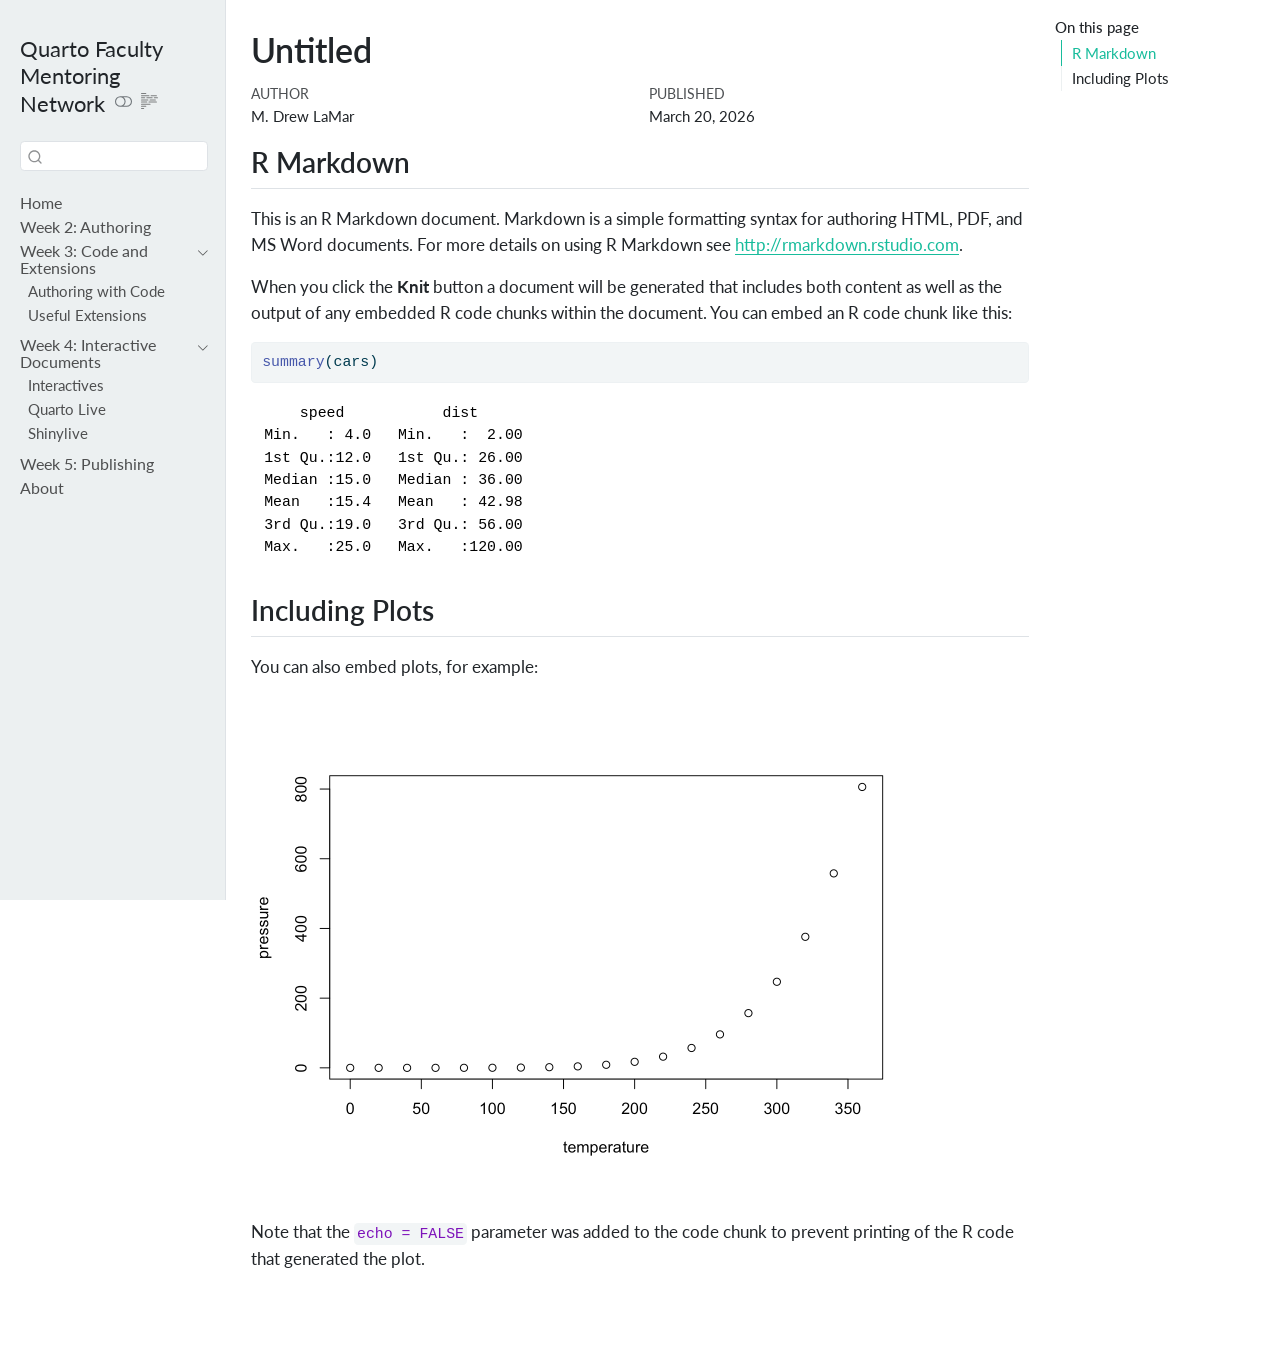
<file: Untitled.html>
<!DOCTYPE html>
<html xmlns="http://www.w3.org/1999/xhtml" lang="en" xml:lang="en"><head>
<script src="site_libs/quarto-nav/quarto-nav.js"></script>
<script src="site_libs/quarto-nav/headroom.min.js"></script>
<script src="site_libs/clipboard/clipboard.min.js"></script>
<script src="site_libs/quarto-search/autocomplete.umd.js"></script>
<script src="site_libs/quarto-search/fuse.min.js"></script>
<script src="site_libs/quarto-search/quarto-search.js"></script>
<meta name="quarto:offset" content="./">
<script src="site_libs/quarto-html/quarto.js" type="module"></script>
<script src="site_libs/quarto-html/tabsets/tabsets.js" type="module"></script>
<script src="site_libs/quarto-html/popper.min.js"></script>
<script src="site_libs/quarto-html/tippy.umd.min.js"></script>
<script src="site_libs/quarto-html/anchor.min.js"></script>
<link href="site_libs/quarto-html/tippy.css" rel="stylesheet">
<link href="site_libs/quarto-html/quarto-syntax-highlighting-845c23b38eaddc0f92fda52bfe77a8c8.css" rel="stylesheet" class="quarto-color-scheme" id="quarto-text-highlighting-styles">
<link href="site_libs/quarto-html/quarto-syntax-highlighting-dark-f418161beb48e0141c760e455f12af2c.css" rel="stylesheet" class="quarto-color-scheme quarto-color-alternate" id="quarto-text-highlighting-styles">
<script src="site_libs/bootstrap/bootstrap.min.js"></script>
<link href="site_libs/bootstrap/bootstrap-icons.css" rel="stylesheet">
<link href="site_libs/bootstrap/bootstrap-afa47df0b9d33c5abd1bced1eaab4b8f.min.css" rel="stylesheet" append-hash="true" class="quarto-color-scheme" id="quarto-bootstrap" data-mode="light">
<link href="site_libs/bootstrap/bootstrap-dark-ad5070471fd92383d90ec7a425ee2c80.min.css" rel="stylesheet" append-hash="true" class="quarto-color-scheme quarto-color-alternate" id="quarto-bootstrap" data-mode="dark">
<script src="site_libs/quarto-contrib/glightbox/glightbox.min.js"></script>
<link href="site_libs/quarto-contrib/glightbox/glightbox.min.css" rel="stylesheet">
<link href="site_libs/quarto-contrib/glightbox/lightbox.css" rel="stylesheet"><meta charset="utf-8">
<meta name="generator" content="quarto-1.9.36">

<meta name="viewport" content="width=device-width, initial-scale=1.0, user-scalable=yes">

<meta name="author" content="M. Drew LaMar">
<meta name="dcterms.date" content="2026-03-20">

<title>Untitled – Quarto Faculty Mentoring Network</title>
<style>
/* Default styles provided by pandoc.
** See https://pandoc.org/MANUAL.html#variables-for-html for config info.
*/
code{white-space: pre-wrap;}
span.smallcaps{font-variant: small-caps;}
div.columns{display: flex; gap: min(4vw, 1.5em);}
div.column{flex: auto; overflow-x: auto;}
div.hanging-indent{margin-left: 1.5em; text-indent: -1.5em;}
ul.task-list{list-style: none;}
ul.task-list li input[type="checkbox"] {
  width: 0.8em;
  margin: 0 0.8em 0.2em -1em; /* quarto-specific, see https://github.com/quarto-dev/quarto-cli/issues/4556 */ 
  vertical-align: middle;
}
/* CSS for syntax highlighting */
html { -webkit-text-size-adjust: 100%; }
pre > code.sourceCode { white-space: pre; position: relative; }
pre > code.sourceCode > span { display: inline-block; line-height: 1.25; }
pre > code.sourceCode > span:empty { height: 1.2em; }
.sourceCode { overflow: visible; }
code.sourceCode > span { color: inherit; text-decoration: inherit; }
div.sourceCode { margin: 1em 0; }
pre.sourceCode { margin: 0; }
@media screen {
div.sourceCode { overflow: auto; }
}
@media print {
pre > code.sourceCode { white-space: pre-wrap; }
pre > code.sourceCode > span { text-indent: -5em; padding-left: 5em; }
}
pre.numberSource code
  { counter-reset: source-line 0; }
pre.numberSource code > span
  { position: relative; left: -4em; counter-increment: source-line; }
pre.numberSource code > span > a:first-child::before
  { content: counter(source-line);
    position: relative; left: -1em; text-align: right; vertical-align: baseline;
    border: none; display: inline-block;
    -webkit-touch-callout: none; -webkit-user-select: none;
    -khtml-user-select: none; -moz-user-select: none;
    -ms-user-select: none; user-select: none;
    padding: 0 4px; width: 4em;
  }
pre.numberSource { margin-left: 3em;  padding-left: 4px; }
div.sourceCode
  {   }
@media screen {
pre > code.sourceCode > span > a:first-child::before { text-decoration: underline; }
}
</style>


<script src="site_libs/quarto-nav/quarto-nav.js"></script>
<script src="site_libs/quarto-nav/headroom.min.js"></script>
<script src="site_libs/clipboard/clipboard.min.js"></script>
<script src="site_libs/quarto-search/autocomplete.umd.js"></script>
<script src="site_libs/quarto-search/fuse.min.js"></script>
<script src="site_libs/quarto-search/quarto-search.js"></script>
<meta name="quarto:offset" content="./">
<script src="site_libs/quarto-html/quarto.js" type="module"></script>
<script src="site_libs/quarto-html/tabsets/tabsets.js" type="module"></script>
<script src="site_libs/quarto-html/popper.min.js"></script>
<script src="site_libs/quarto-html/tippy.umd.min.js"></script>
<script src="site_libs/quarto-html/anchor.min.js"></script>
<link href="site_libs/quarto-html/tippy.css" rel="stylesheet">
<link href="site_libs/quarto-html/quarto-syntax-highlighting-845c23b38eaddc0f92fda52bfe77a8c8.css" rel="stylesheet" class="quarto-color-scheme" id="quarto-text-highlighting-styles">
<link href="site_libs/quarto-html/quarto-syntax-highlighting-dark-f418161beb48e0141c760e455f12af2c.css" rel="stylesheet" class="quarto-color-scheme quarto-color-alternate" id="quarto-text-highlighting-styles">
<script src="site_libs/bootstrap/bootstrap.min.js"></script>
<link href="site_libs/bootstrap/bootstrap-icons.css" rel="stylesheet">
<link href="site_libs/bootstrap/bootstrap-afa47df0b9d33c5abd1bced1eaab4b8f.min.css" rel="stylesheet" append-hash="true" class="quarto-color-scheme" id="quarto-bootstrap" data-mode="light">
<link href="site_libs/bootstrap/bootstrap-dark-ad5070471fd92383d90ec7a425ee2c80.min.css" rel="stylesheet" append-hash="true" class="quarto-color-scheme quarto-color-alternate" id="quarto-bootstrap" data-mode="dark">
<script src="site_libs/quarto-contrib/live-runtime/live-runtime.js" type="module"></script>
<link href="site_libs/quarto-contrib/live-runtime/live-runtime.css" rel="stylesheet">
<script src="site_libs/quarto-contrib/glightbox/glightbox.min.js"></script>
<link href="site_libs/quarto-contrib/glightbox/glightbox.min.css" rel="stylesheet">
<link href="site_libs/quarto-contrib/glightbox/lightbox.css" rel="stylesheet">
<script id="quarto-search-options" type="application/json">{
  "location": "sidebar",
  "copy-button": false,
  "collapse-after": 3,
  "panel-placement": "start",
  "type": "textbox",
  "limit": 50,
  "keyboard-shortcut": [
    "f",
    "/",
    "s"
  ],
  "show-item-context": false,
  "language": {
    "search-no-results-text": "No results",
    "search-matching-documents-text": "matching documents",
    "search-copy-link-title": "Copy link to search",
    "search-hide-matches-text": "Hide additional matches",
    "search-more-match-text": "more match in this document",
    "search-more-matches-text": "more matches in this document",
    "search-clear-button-title": "Clear",
    "search-text-placeholder": "",
    "search-detached-cancel-button-title": "Cancel",
    "search-submit-button-title": "Submit",
    "search-label": "Search"
  }
}</script>
<script async="" src="https://hypothes.is/embed.js"></script>
<script>
  window.document.addEventListener("DOMContentLoaded", function (_event) {
    document.body.classList.add('hypothesis-enabled');
  });
</script>
<script type="module" src="site_libs/quarto-ojs/quarto-ojs-runtime.js"></script>
<link href="site_libs/quarto-ojs/quarto-ojs.css" rel="stylesheet">
<link href="site_libs/pagedtable-1.1/css/pagedtable.css" rel="stylesheet">
<script src="site_libs/pagedtable-1.1/js/pagedtable.js"></script>


<link rel="stylesheet" href="styles.css">
</head>

<body class="nav-sidebar docked quarto-dark"><script id="quarto-html-before-body" type="application/javascript">
    const toggleBodyColorMode = (bsSheetEl) => {
      const mode = bsSheetEl.getAttribute("data-mode");
      const bodyEl = window.document.querySelector("body");
      if (mode === "dark") {
        bodyEl.classList.add("quarto-dark");
        bodyEl.classList.remove("quarto-light");
      } else {
        bodyEl.classList.add("quarto-light");
        bodyEl.classList.remove("quarto-dark");
      }
    }
    const toggleBodyColorPrimary = () => {
      const bsSheetEl = window.document.querySelector("link#quarto-bootstrap:not([rel=disabled-stylesheet])");
      if (bsSheetEl) {
        toggleBodyColorMode(bsSheetEl);
      }
    }
    const setColorSchemeToggle = (alternate) => {
      const toggles = window.document.querySelectorAll('.quarto-color-scheme-toggle');
      for (let i=0; i < toggles.length; i++) {
        const toggle = toggles[i];
        if (toggle) {
          if (alternate) {
            toggle.classList.add("alternate");
          } else {
            toggle.classList.remove("alternate");
          }
        }
      }
    };
    const toggleColorMode = (alternate) => {
      // Switch the stylesheets
      const primaryStylesheets = window.document.querySelectorAll('link.quarto-color-scheme:not(.quarto-color-alternate)');
      const alternateStylesheets = window.document.querySelectorAll('link.quarto-color-scheme.quarto-color-alternate');
      manageTransitions('#quarto-margin-sidebar .nav-link', false);
      if (alternate) {
        // note: dark is layered on light, we don't disable primary!
        enableStylesheet(alternateStylesheets);
        for (const sheetNode of alternateStylesheets) {
          if (sheetNode.id === "quarto-bootstrap") {
            toggleBodyColorMode(sheetNode);
          }
        }
      } else {
        disableStylesheet(alternateStylesheets);
        enableStylesheet(primaryStylesheets)
        toggleBodyColorPrimary();
      }
      manageTransitions('#quarto-margin-sidebar .nav-link', true);
      // Switch the toggles
      setColorSchemeToggle(alternate)
      // Hack to workaround the fact that safari doesn't
      // properly recolor the scrollbar when toggling (#1455)
      if (navigator.userAgent.indexOf('Safari') > 0 && navigator.userAgent.indexOf('Chrome') == -1) {
        manageTransitions("body", false);
        window.scrollTo(0, 1);
        setTimeout(() => {
          window.scrollTo(0, 0);
          manageTransitions("body", true);
        }, 40);
      }
    }
    const disableStylesheet = (stylesheets) => {
      for (let i=0; i < stylesheets.length; i++) {
        const stylesheet = stylesheets[i];
        stylesheet.rel = 'disabled-stylesheet';
      }
    }
    const enableStylesheet = (stylesheets) => {
      for (let i=0; i < stylesheets.length; i++) {
        const stylesheet = stylesheets[i];
        if(stylesheet.rel !== 'stylesheet') { // for Chrome, which will still FOUC without this check
          stylesheet.rel = 'stylesheet';
        }
      }
    }
    const manageTransitions = (selector, allowTransitions) => {
      const els = window.document.querySelectorAll(selector);
      for (let i=0; i < els.length; i++) {
        const el = els[i];
        if (allowTransitions) {
          el.classList.remove('notransition');
        } else {
          el.classList.add('notransition');
        }
      }
    }
    const isFileUrl = () => {
      return window.location.protocol === 'file:';
    }
    const hasAlternateSentinel = () => {
      let styleSentinel = getColorSchemeSentinel();
      if (styleSentinel !== null) {
        return styleSentinel === "alternate";
      } else {
        return false;
      }
    }
    const setStyleSentinel = (alternate) => {
      const value = alternate ? "alternate" : "default";
      if (!isFileUrl()) {
        window.localStorage.setItem("quarto-color-scheme", value);
      } else {
        localAlternateSentinel = value;
      }
    }
    const getColorSchemeSentinel = () => {
      if (!isFileUrl()) {
        const storageValue = window.localStorage.getItem("quarto-color-scheme");
        return storageValue != null ? storageValue : localAlternateSentinel;
      } else {
        return localAlternateSentinel;
      }
    }
    const toggleGiscusIfUsed = (isAlternate, darkModeDefault) => {
      const baseTheme = document.querySelector('#giscus-base-theme')?.value ?? 'light';
      const alternateTheme = document.querySelector('#giscus-alt-theme')?.value ?? 'dark';
      let newTheme = '';
      if(authorPrefersDark) {
        newTheme = isAlternate ? baseTheme : alternateTheme;
      } else {
        newTheme = isAlternate ? alternateTheme : baseTheme;
      }
      const changeGiscusTheme = () => {
        // From: https://github.com/giscus/giscus/issues/336
        const sendMessage = (message) => {
          const iframe = document.querySelector('iframe.giscus-frame');
          if (!iframe) return;
          iframe.contentWindow.postMessage({ giscus: message }, 'https://giscus.app');
        }
        sendMessage({
          setConfig: {
            theme: newTheme
          }
        });
      }
      const isGiscussLoaded = window.document.querySelector('iframe.giscus-frame') !== null;
      if (isGiscussLoaded) {
        changeGiscusTheme();
      }
    };
    const authorPrefersDark = true;
    const queryPrefersDark = window.matchMedia('(prefers-color-scheme: dark)');
    const darkModeDefault = queryPrefersDark.matches;
    let localAlternateSentinel = darkModeDefault ? 'alternate' : 'default';
    // Dark / light mode switch
    window.quartoToggleColorScheme = () => {
      // Read the current dark / light value
      let toAlternate = !hasAlternateSentinel();
      toggleColorMode(toAlternate);
      setStyleSentinel(toAlternate);
      toggleGiscusIfUsed(toAlternate, darkModeDefault);
      window.dispatchEvent(new Event('resize'));
    };
    queryPrefersDark.addEventListener("change", e => {
      if(window.localStorage.getItem("quarto-color-scheme") !== null)
        return;
      const alternate = e.matches
      toggleColorMode(alternate);
      localAlternateSentinel = e.matches ? 'alternate' : 'default'; // this is used alongside local storage!
      toggleGiscusIfUsed(alternate, darkModeDefault);
    });
    // Switch to dark mode if need be
    if (hasAlternateSentinel()) {
      toggleColorMode(true);
    } else {
      toggleColorMode(false);
    }
  </script>

<div id="quarto-search-results"></div>
  <header id="quarto-header" class="headroom fixed-top">
  <nav class="quarto-secondary-nav">
    <div class="container-fluid d-flex">
      <button type="button" class="quarto-btn-toggle btn" data-bs-toggle="collapse" role="button" data-bs-target=".quarto-sidebar-collapse-item" aria-controls="quarto-sidebar" aria-expanded="false" aria-label="Toggle sidebar navigation" onclick="if (window.quartoToggleHeadroom) { window.quartoToggleHeadroom(); }">
        <i class="bi bi-layout-text-sidebar-reverse"></i>
      </button>
        <nav class="quarto-page-breadcrumbs" aria-label="breadcrumb"><ol class="breadcrumb"><li class="breadcrumb-item">
      Quarto Faculty Mentoring Network
      </li></ol></nav>
        <a class="flex-grow-1" role="navigation" data-bs-toggle="collapse" data-bs-target=".quarto-sidebar-collapse-item" aria-controls="quarto-sidebar" aria-expanded="false" aria-label="Toggle sidebar navigation" onclick="if (window.quartoToggleHeadroom) { window.quartoToggleHeadroom(); }">      
        </a>
      <button type="button" class="btn quarto-search-button" aria-label="Search" onclick="window.quartoOpenSearch();">
        <i class="bi bi-search"></i>
      </button>
    </div>
  </nav>
</header>
<!-- content -->
<div id="quarto-content" class="quarto-container page-columns page-rows-contents page-layout-article">
<!-- sidebar -->
  <nav id="quarto-sidebar" class="sidebar collapse collapse-horizontal quarto-sidebar-collapse-item sidebar-navigation docked overflow-auto">
    <div class="pt-lg-2 mt-2 text-left sidebar-header">
    <div class="sidebar-title mb-0 py-0">
      <a href="./">Quarto Faculty Mentoring Network</a> 
        <div class="sidebar-tools-main">
  <a href="" class="quarto-color-scheme-toggle quarto-navigation-tool  px-1" onclick="window.quartoToggleColorScheme(); return false;" title="Toggle dark mode"><i class="bi"></i></a>
  <a href="" class="quarto-reader-toggle quarto-navigation-tool px-1" onclick="window.quartoToggleReader(); return false;" title="Toggle reader mode">
  <div class="quarto-reader-toggle-btn">
  <i class="bi"></i>
  </div>
</a>
</div>
    </div>
      </div>
        <div class="mt-2 flex-shrink-0 align-items-center">
        <div class="sidebar-search">
        <div id="quarto-search" class="" title="Search"></div>
        </div>
        </div>
    <div class="sidebar-menu-container"> 
    <ul class="list-unstyled mt-1">
        <li class="sidebar-item">
  <div class="sidebar-item-container"> 
  <a href="./index.html" class="sidebar-item-text sidebar-link">
 <span class="menu-text">Home</span></a>
  </div>
</li>
        <li class="sidebar-item">
  <div class="sidebar-item-container"> 
  <a href="./authoring.html" class="sidebar-item-text sidebar-link">
 <span class="menu-text">Week 2: Authoring</span></a>
  </div>
</li>
        <li class="sidebar-item sidebar-item-section">
      <div class="sidebar-item-container"> 
            <a class="sidebar-item-text sidebar-link text-start" data-bs-toggle="collapse" data-bs-target="#quarto-sidebar-section-1" role="navigation" aria-expanded="true">
 <span class="menu-text">Week 3: Code and Extensions</span></a>
          <a class="sidebar-item-toggle text-start" data-bs-toggle="collapse" data-bs-target="#quarto-sidebar-section-1" role="navigation" aria-expanded="true" aria-label="Toggle section">
            <i class="bi bi-chevron-right ms-2"></i>
          </a> 
      </div>
      <ul id="quarto-sidebar-section-1" class="collapse list-unstyled sidebar-section depth1 show">  
          <li class="sidebar-item">
  <div class="sidebar-item-container"> 
  <a href="./authoring_code.html" class="sidebar-item-text sidebar-link">
 <span class="menu-text">Authoring with Code</span></a>
  </div>
</li>
          <li class="sidebar-item">
  <div class="sidebar-item-container"> 
  <a href="./extensions.html" class="sidebar-item-text sidebar-link">
 <span class="menu-text">Useful Extensions</span></a>
  </div>
</li>
      </ul>
  </li>
        <li class="sidebar-item sidebar-item-section">
      <div class="sidebar-item-container"> 
            <a class="sidebar-item-text sidebar-link text-start" data-bs-toggle="collapse" data-bs-target="#quarto-sidebar-section-2" role="navigation" aria-expanded="true">
 <span class="menu-text">Week 4: Interactive Documents</span></a>
          <a class="sidebar-item-toggle text-start" data-bs-toggle="collapse" data-bs-target="#quarto-sidebar-section-2" role="navigation" aria-expanded="true" aria-label="Toggle section">
            <i class="bi bi-chevron-right ms-2"></i>
          </a> 
      </div>
      <ul id="quarto-sidebar-section-2" class="collapse list-unstyled sidebar-section depth1 show">  
          <li class="sidebar-item">
  <div class="sidebar-item-container"> 
  <a href="./interactives.html" class="sidebar-item-text sidebar-link">
 <span class="menu-text">Interactives</span></a>
  </div>
</li>
          <li class="sidebar-item">
  <div class="sidebar-item-container"> 
  <a href="./quarto_live.html" class="sidebar-item-text sidebar-link">
 <span class="menu-text">Quarto Live</span></a>
  </div>
</li>
          <li class="sidebar-item">
  <div class="sidebar-item-container"> 
  <a href="./shinylive.html" class="sidebar-item-text sidebar-link">
 <span class="menu-text">Shinylive</span></a>
  </div>
</li>
      </ul>
  </li>
        <li class="sidebar-item">
  <div class="sidebar-item-container"> 
  <a href="./publishing.html" class="sidebar-item-text sidebar-link">
 <span class="menu-text">Week 5: Publishing</span></a>
  </div>
</li>
        <li class="sidebar-item">
  <div class="sidebar-item-container"> 
  <a href="./about.html" class="sidebar-item-text sidebar-link">
 <span class="menu-text">About</span></a>
  </div>
</li>
    </ul>
    </div>
</nav>
<div id="quarto-sidebar-glass" class="quarto-sidebar-collapse-item" data-bs-toggle="collapse" data-bs-target=".quarto-sidebar-collapse-item"></div>
<!-- margin-sidebar -->
    <div id="quarto-margin-sidebar" class="sidebar margin-sidebar">
        <nav id="TOC" role="doc-toc" class="toc-active">
    <h2 id="toc-title">On this page</h2>
   
  <ul>
  <li><a href="#r-markdown" id="toc-r-markdown" class="nav-link active" data-scroll-target="#r-markdown">R Markdown</a></li>
  <li><a href="#including-plots" id="toc-including-plots" class="nav-link" data-scroll-target="#including-plots">Including Plots</a></li>
  </ul>
</nav>
    </div>
<!-- main -->
<main class="content" id="quarto-document-content">


<header id="title-block-header" class="quarto-title-block default">
<div class="quarto-title">
<h1 class="title">Untitled</h1>
</div>



<div class="quarto-title-meta">

    <div>
    <div class="quarto-title-meta-heading">Author</div>
    <div class="quarto-title-meta-contents">
             <p>M. Drew LaMar </p>
          </div>
  </div>
    
    <div>
    <div class="quarto-title-meta-heading">Published</div>
    <div class="quarto-title-meta-contents">
      <p class="date">March 20, 2026</p>
    </div>
  </div>
  
    
  </div>
  


</header>


<section id="r-markdown" class="level2">
<h2 class="anchored" data-anchor-id="r-markdown">R Markdown</h2>
<p>This is an R Markdown document. Markdown is a simple formatting syntax for authoring HTML, PDF, and MS Word documents. For more details on using R Markdown see <a href="http://rmarkdown.rstudio.com" class="uri">http://rmarkdown.rstudio.com</a>.</p>
<p>When you click the <strong>Knit</strong> button a document will be generated that includes both content as well as the output of any embedded R code chunks within the document. You can embed an R code chunk like this:</p>
<div class="cell">
<div class="code-copy-outer-scaffold"><div class="code-copy-outer-scaffold"><div class="sourceCode cell-code" id="cb1"><pre class="sourceCode r code-with-copy"><code class="sourceCode r"><span id="cb1-1"><a href="#cb1-1" aria-hidden="true" tabindex="-1"></a><span class="fu">summary</span>(cars)</span></code></pre></div><button title="Copy to Clipboard" class="code-copy-button"><i class="bi"></i></button></div><button title="Copy to Clipboard" class="code-copy-button"><i class="bi"></i></button></div>
<div class="cell-output cell-output-stdout">
<pre><code>     speed           dist       
 Min.   : 4.0   Min.   :  2.00  
 1st Qu.:12.0   1st Qu.: 26.00  
 Median :15.0   Median : 36.00  
 Mean   :15.4   Mean   : 42.98  
 3rd Qu.:19.0   3rd Qu.: 56.00  
 Max.   :25.0   Max.   :120.00  </code></pre>
</div>
</div>
</section>
<section id="including-plots" class="level2">
<h2 class="anchored" data-anchor-id="including-plots">Including Plots</h2>
<p>You can also embed plots, for example:</p>
<div class="cell">
<div class="cell-output-display">
<div>
<figure class="figure">
<p><a href="Untitled_files/figure-html/pressure-1.png" class="lightbox" data-gallery="quarto-lightbox-gallery-1"><img src="Untitled_files/figure-html/pressure-1.png" class="img-fluid figure-img" width="672"></a></p>
</figure>
</div>
</div>
</div>
<p>Note that the <code>echo = FALSE</code> parameter was added to the code chunk to prevent printing of the R code that generated the plot.</p>


<script type="ojs-module-contents">
eyJjb250ZW50cyI6W119
</script>
<div id="exercise-loading-indicator" class="exercise-loading-indicator d-none d-flex align-items-center gap-2">
<div id="exercise-loading-status" class="d-flex gap-2">

</div>
<div class="spinner-grow spinner-grow-sm">

</div>
</div>
<script type="vfs-file">
W10=
</script>
</section>

</main> <!-- /main -->
<script type="ojs-module-contents">
eyJjb250ZW50cyI6W119
</script>
<script type="module">
if (window.location.protocol === "file:") { alert("The OJS runtime does not work with file:// URLs. Please use a web server to view this document."); }
window._ojs.paths.runtimeToDoc = "../..";
window._ojs.paths.runtimeToRoot = "../..";
window._ojs.paths.docToRoot = "";
window._ojs.selfContained = false;
window._ojs.runtime.interpretFromScriptTags();
</script>
<script id="quarto-html-after-body" type="application/javascript">
  window.document.addEventListener("DOMContentLoaded", function (event) {
    // Ensure there is a toggle, if there isn't float one in the top right
    if (window.document.querySelector('.quarto-color-scheme-toggle') === null) {
      const a = window.document.createElement('a');
      a.classList.add('top-right');
      a.classList.add('quarto-color-scheme-toggle');
      a.href = "";
      a.onclick = function() { try { window.quartoToggleColorScheme(); } catch {} return false; };
      const i = window.document.createElement("i");
      i.classList.add('bi');
      a.appendChild(i);
      window.document.body.appendChild(a);
    }
    setColorSchemeToggle(hasAlternateSentinel())
    const icon = "";
    const anchorJS = new window.AnchorJS();
    anchorJS.options = {
      placement: 'right',
      icon: icon
    };
    anchorJS.add('.anchored');
    const isCodeAnnotation = (el) => {
      for (const clz of el.classList) {
        if (clz.startsWith('code-annotation-')) {                     
          return true;
        }
      }
      return false;
    }
    const onCopySuccess = function(e) {
      // button target
      const button = e.trigger;
      // don't keep focus
      button.blur();
      // flash "checked"
      button.classList.add('code-copy-button-checked');
      var currentTitle = button.getAttribute("title");
      button.setAttribute("title", "Copied!");
      let tooltip;
      if (window.bootstrap) {
        button.setAttribute("data-bs-toggle", "tooltip");
        button.setAttribute("data-bs-placement", "left");
        button.setAttribute("data-bs-title", "Copied!");
        tooltip = new bootstrap.Tooltip(button, 
          { trigger: "manual", 
            customClass: "code-copy-button-tooltip",
            offset: [0, -8]});
        tooltip.show();    
      }
      setTimeout(function() {
        if (tooltip) {
          tooltip.hide();
          button.removeAttribute("data-bs-title");
          button.removeAttribute("data-bs-toggle");
          button.removeAttribute("data-bs-placement");
        }
        button.setAttribute("title", currentTitle);
        button.classList.remove('code-copy-button-checked');
      }, 1000);
      // clear code selection
      e.clearSelection();
    }
    const getTextToCopy = function(trigger) {
      const outerScaffold = trigger.parentElement.cloneNode(true);
      const codeEl = outerScaffold.querySelector('code');
      for (const childEl of codeEl.children) {
        if (isCodeAnnotation(childEl)) {
          childEl.remove();
        }
      }
      return codeEl.innerText;
    }
    const clipboard = new window.ClipboardJS('.code-copy-button:not([data-in-quarto-modal])', {
      text: getTextToCopy
    });
    clipboard.on('success', onCopySuccess);
    if (window.document.getElementById('quarto-embedded-source-code-modal')) {
      const clipboardModal = new window.ClipboardJS('.code-copy-button[data-in-quarto-modal]', {
        text: getTextToCopy,
        container: window.document.getElementById('quarto-embedded-source-code-modal')
      });
      clipboardModal.on('success', onCopySuccess);
    }
      var localhostRegex = new RegExp(/^(?:http|https):\/\/localhost\:?[0-9]*\//);
      var mailtoRegex = new RegExp(/^mailto:/);
        var filterRegex = new RegExp("https:\/\/mdlama\.github\.io\/quartofmn\/");
      var isInternal = (href) => {
          return filterRegex.test(href) || localhostRegex.test(href) || mailtoRegex.test(href);
      }
      // Inspect non-navigation links and adorn them if external
     var links = window.document.querySelectorAll('a[href]:not(.nav-link):not(.navbar-brand):not(.toc-action):not(.sidebar-link):not(.sidebar-item-toggle):not(.pagination-link):not(.no-external):not([aria-hidden]):not(.dropdown-item):not(.quarto-navigation-tool):not(.about-link)');
      for (var i=0; i<links.length; i++) {
        const link = links[i];
        if (!isInternal(link.href)) {
          // undo the damage that might have been done by quarto-nav.js in the case of
          // links that we want to consider external
          if (link.dataset.originalHref !== undefined) {
            link.href = link.dataset.originalHref;
          }
        }
      }
    function tippyHover(el, contentFn, onTriggerFn, onUntriggerFn) {
      const config = {
        allowHTML: true,
        maxWidth: 500,
        delay: 100,
        arrow: false,
        appendTo: function(el) {
            return el.parentElement;
        },
        interactive: true,
        interactiveBorder: 10,
        theme: 'quarto',
        placement: 'bottom-start',
      };
      if (contentFn) {
        config.content = contentFn;
      }
      if (onTriggerFn) {
        config.onTrigger = onTriggerFn;
      }
      if (onUntriggerFn) {
        config.onUntrigger = onUntriggerFn;
      }
      window.tippy(el, config); 
    }
    const noterefs = window.document.querySelectorAll('a[role="doc-noteref"]');
    for (var i=0; i<noterefs.length; i++) {
      const ref = noterefs[i];
      tippyHover(ref, function() {
        // use id or data attribute instead here
        let href = ref.getAttribute('data-footnote-href') || ref.getAttribute('href');
        try { href = new URL(href).hash; } catch {}
        const id = href.replace(/^#\/?/, "");
        const note = window.document.getElementById(id);
        if (note) {
          return note.innerHTML;
        } else {
          return "";
        }
      });
    }
    const xrefs = window.document.querySelectorAll('a.quarto-xref');
    const processXRef = (id, note) => {
      // Strip column container classes
      const stripColumnClz = (el) => {
        el.classList.remove("page-full", "page-columns");
        if (el.children) {
          for (const child of el.children) {
            stripColumnClz(child);
          }
        }
      }
      stripColumnClz(note)
      if (id === null || id.startsWith('sec-')) {
        // Special case sections, only their first couple elements
        const container = document.createElement("div");
        if (note.children && note.children.length > 2) {
          container.appendChild(note.children[0].cloneNode(true));
          for (let i = 1; i < note.children.length; i++) {
            const child = note.children[i];
            if (child.tagName === "P" && child.innerText === "") {
              continue;
            } else {
              container.appendChild(child.cloneNode(true));
              break;
            }
          }
          if (window.Quarto?.typesetMath) {
            window.Quarto.typesetMath(container);
          }
          return container.innerHTML
        } else {
          if (window.Quarto?.typesetMath) {
            window.Quarto.typesetMath(note);
          }
          return note.innerHTML;
        }
      } else {
        // Remove any anchor links if they are present
        const anchorLink = note.querySelector('a.anchorjs-link');
        if (anchorLink) {
          anchorLink.remove();
        }
        if (window.Quarto?.typesetMath) {
          window.Quarto.typesetMath(note);
        }
        if (note.classList.contains("callout")) {
          return note.outerHTML;
        } else {
          return note.innerHTML;
        }
      }
    }
    for (var i=0; i<xrefs.length; i++) {
      const xref = xrefs[i];
      tippyHover(xref, undefined, function(instance) {
        instance.disable();
        let url = xref.getAttribute('href');
        let hash = undefined; 
        if (url.startsWith('#')) {
          hash = url;
        } else {
          try { hash = new URL(url).hash; } catch {}
        }
        if (hash) {
          const id = hash.replace(/^#\/?/, "");
          const note = window.document.getElementById(id);
          if (note !== null) {
            try {
              const html = processXRef(id, note.cloneNode(true));
              instance.setContent(html);
            } finally {
              instance.enable();
              instance.show();
            }
          } else {
            // See if we can fetch this
            fetch(url.split('#')[0])
            .then(res => res.text())
            .then(html => {
              const parser = new DOMParser();
              const htmlDoc = parser.parseFromString(html, "text/html");
              const note = htmlDoc.getElementById(id);
              if (note !== null) {
                const html = processXRef(id, note);
                instance.setContent(html);
              } 
            }).finally(() => {
              instance.enable();
              instance.show();
            });
          }
        } else {
          // See if we can fetch a full url (with no hash to target)
          // This is a special case and we should probably do some content thinning / targeting
          fetch(url)
          .then(res => res.text())
          .then(html => {
            const parser = new DOMParser();
            const htmlDoc = parser.parseFromString(html, "text/html");
            const note = htmlDoc.querySelector('main.content');
            if (note !== null) {
              // This should only happen for chapter cross references
              // (since there is no id in the URL)
              // remove the first header
              if (note.children.length > 0 && note.children[0].tagName === "HEADER") {
                note.children[0].remove();
              }
              const html = processXRef(null, note);
              instance.setContent(html);
            } 
          }).finally(() => {
            instance.enable();
            instance.show();
          });
        }
      }, function(instance) {
      });
    }
        let selectedAnnoteEl;
        const selectorForAnnotation = ( cell, annotation) => {
          let cellAttr = 'data-code-cell="' + cell + '"';
          let lineAttr = 'data-code-annotation="' +  annotation + '"';
          const selector = 'span[' + cellAttr + '][' + lineAttr + ']';
          return selector;
        }
        const selectCodeLines = (annoteEl) => {
          const doc = window.document;
          const targetCell = annoteEl.getAttribute("data-target-cell");
          const targetAnnotation = annoteEl.getAttribute("data-target-annotation");
          const annoteSpan = window.document.querySelector(selectorForAnnotation(targetCell, targetAnnotation));
          const lines = annoteSpan.getAttribute("data-code-lines").split(",");
          const lineIds = lines.map((line) => {
            return targetCell + "-" + line;
          })
          let top = null;
          let height = null;
          let parent = null;
          if (lineIds.length > 0) {
              //compute the position of the single el (top and bottom and make a div)
              const el = window.document.getElementById(lineIds[0]);
              top = el.offsetTop;
              height = el.offsetHeight;
              parent = el.parentElement.parentElement;
            if (lineIds.length > 1) {
              const lastEl = window.document.getElementById(lineIds[lineIds.length - 1]);
              const bottom = lastEl.offsetTop + lastEl.offsetHeight;
              height = bottom - top;
            }
            if (top !== null && height !== null && parent !== null) {
              // cook up a div (if necessary) and position it 
              let div = window.document.getElementById("code-annotation-line-highlight");
              if (div === null) {
                div = window.document.createElement("div");
                div.setAttribute("id", "code-annotation-line-highlight");
                div.style.position = 'absolute';
                parent.appendChild(div);
              }
              div.style.top = top - 2 + "px";
              div.style.height = height + 4 + "px";
              div.style.left = 0;
              let gutterDiv = window.document.getElementById("code-annotation-line-highlight-gutter");
              if (gutterDiv === null) {
                gutterDiv = window.document.createElement("div");
                gutterDiv.setAttribute("id", "code-annotation-line-highlight-gutter");
                gutterDiv.style.position = 'absolute';
                const codeCell = window.document.getElementById(targetCell);
                const gutter = codeCell.querySelector('.code-annotation-gutter');
                gutter.appendChild(gutterDiv);
              }
              gutterDiv.style.top = top - 2 + "px";
              gutterDiv.style.height = height + 4 + "px";
            }
            selectedAnnoteEl = annoteEl;
          }
        };
        const unselectCodeLines = () => {
          const elementsIds = ["code-annotation-line-highlight", "code-annotation-line-highlight-gutter"];
          elementsIds.forEach((elId) => {
            const div = window.document.getElementById(elId);
            if (div) {
              div.remove();
            }
          });
          selectedAnnoteEl = undefined;
        };
          // Handle positioning of the toggle
      window.addEventListener(
        "resize",
        throttle(() => {
          elRect = undefined;
          if (selectedAnnoteEl) {
            selectCodeLines(selectedAnnoteEl);
          }
        }, 10)
      );
      function throttle(fn, ms) {
      let throttle = false;
      let timer;
        return (...args) => {
          if(!throttle) { // first call gets through
              fn.apply(this, args);
              throttle = true;
          } else { // all the others get throttled
              if(timer) clearTimeout(timer); // cancel #2
              timer = setTimeout(() => {
                fn.apply(this, args);
                timer = throttle = false;
              }, ms);
          }
        };
      }
        // Attach click handler to the DT
        const annoteDls = window.document.querySelectorAll('dt[data-target-cell]');
        for (const annoteDlNode of annoteDls) {
          annoteDlNode.addEventListener('click', (event) => {
            const clickedEl = event.target;
            if (clickedEl !== selectedAnnoteEl) {
              unselectCodeLines();
              const activeEl = window.document.querySelector('dt[data-target-cell].code-annotation-active');
              if (activeEl) {
                activeEl.classList.remove('code-annotation-active');
              }
              selectCodeLines(clickedEl);
              clickedEl.classList.add('code-annotation-active');
            } else {
              // Unselect the line
              unselectCodeLines();
              clickedEl.classList.remove('code-annotation-active');
            }
          });
        }
    const findCites = (el) => {
      const parentEl = el.parentElement;
      if (parentEl) {
        const cites = parentEl.dataset.cites;
        if (cites) {
          return {
            el,
            cites: cites.split(' ')
          };
        } else {
          return findCites(el.parentElement)
        }
      } else {
        return undefined;
      }
    };
    var bibliorefs = window.document.querySelectorAll('a[role="doc-biblioref"]');
    for (var i=0; i<bibliorefs.length; i++) {
      const ref = bibliorefs[i];
      const citeInfo = findCites(ref);
      if (citeInfo) {
        tippyHover(citeInfo.el, function() {
          var popup = window.document.createElement('div');
          citeInfo.cites.forEach(function(cite) {
            var citeDiv = window.document.createElement('div');
            citeDiv.classList.add('hanging-indent');
            citeDiv.classList.add('csl-entry');
            var biblioDiv = window.document.getElementById('ref-' + cite);
            if (biblioDiv) {
              citeDiv.innerHTML = biblioDiv.innerHTML;
            }
            popup.appendChild(citeDiv);
          });
          return popup.innerHTML;
        });
      }
    }
  });
  </script>
<input type="hidden" id="giscus-base-theme" value="dark">
<input type="hidden" id="giscus-alt-theme" value="light">
<script>
  function loadGiscus() {
    // Function to get the theme based on body class
    const getTheme = () => {
      let baseTheme = document.getElementById('giscus-base-theme').value;
      let altTheme = document.getElementById('giscus-alt-theme').value;
      if (authorPrefersDark) {
          [baseTheme, altTheme] = [altTheme, baseTheme];
      }
      return document.body.classList.contains('quarto-dark') ? altTheme : baseTheme;
    };
    const script = document.createElement("script");
    script.src = "https://giscus.app/client.js";
    script.async = true;
    script.dataset.repo = "mdlama/quartofmn";
    script.dataset.repoId = "R_kgDORgEd_g";
    script.dataset.category = "General";
    script.dataset.categoryId = "DIC_kwDORgEd_s4C4vjc";
    script.dataset.mapping = "title";
    script.dataset.reactionsEnabled = "1";
    script.dataset.emitMetadata = "0";
    script.dataset.inputPosition = "top";
    script.dataset.theme = getTheme();
    script.dataset.lang = "en";
    script.crossOrigin = "anonymous";
    // Append the script to the desired div instead of at the end of the body
    document.getElementById("quarto-content").appendChild(script);
  }
  loadGiscus();
</script>
</div> <!-- /content -->
<script>var lightboxQuarto = GLightbox({"closeEffect":"zoom","descPosition":"bottom","loop":false,"openEffect":"zoom","selector":".lightbox"});
(function() {
  let previousOnload = window.onload;
  window.onload = () => {
    if (previousOnload) {
      previousOnload();
    }
    lightboxQuarto.on('slide_before_load', (data) => {
      const { slideIndex, slideNode, slideConfig, player, trigger } = data;
      const href = trigger.getAttribute('href');
      if (href !== null) {
        const imgEl = window.document.querySelector(`a[href="${href}"] img`);
        if (imgEl !== null) {
          const srcAttr = imgEl.getAttribute("src");
          if (srcAttr && srcAttr.startsWith("data:")) {
            slideConfig.href = srcAttr;
          }
        }
      } 
    });
  
    lightboxQuarto.on('slide_after_load', (data) => {
      const { slideIndex, slideNode, slideConfig, player, trigger } = data;
      if (window.Quarto?.typesetMath) {
        window.Quarto.typesetMath(slideNode);
      }
    });
  
  };
  
})();
          </script>




</body></html>
</file>
<file: site_libs/quarto-html/tippy.css>
.tippy-box[data-animation=fade][data-state=hidden]{opacity:0}[data-tippy-root]{max-width:calc(100vw - 10px)}.tippy-box{position:relative;background-color:#333;color:#fff;border-radius:4px;font-size:14px;line-height:1.4;white-space:normal;outline:0;transition-property:transform,visibility,opacity}.tippy-box[data-placement^=top]>.tippy-arrow{bottom:0}.tippy-box[data-placement^=top]>.tippy-arrow:before{bottom:-7px;left:0;border-width:8px 8px 0;border-top-color:initial;transform-origin:center top}.tippy-box[data-placement^=bottom]>.tippy-arrow{top:0}.tippy-box[data-placement^=bottom]>.tippy-arrow:before{top:-7px;left:0;border-width:0 8px 8px;border-bottom-color:initial;transform-origin:center bottom}.tippy-box[data-placement^=left]>.tippy-arrow{right:0}.tippy-box[data-placement^=left]>.tippy-arrow:before{border-width:8px 0 8px 8px;border-left-color:initial;right:-7px;transform-origin:center left}.tippy-box[data-placement^=right]>.tippy-arrow{left:0}.tippy-box[data-placement^=right]>.tippy-arrow:before{left:-7px;border-width:8px 8px 8px 0;border-right-color:initial;transform-origin:center right}.tippy-box[data-inertia][data-state=visible]{transition-timing-function:cubic-bezier(.54,1.5,.38,1.11)}.tippy-arrow{width:16px;height:16px;color:#333}.tippy-arrow:before{content:"";position:absolute;border-color:transparent;border-style:solid}.tippy-content{position:relative;padding:5px 9px;z-index:1}
</file>
<file: site_libs/quarto-html/quarto-syntax-highlighting-845c23b38eaddc0f92fda52bfe77a8c8.css>
/* quarto syntax highlight colors */
:root {
  --quarto-hl-ot-color: #003B4F;
  --quarto-hl-at-color: #657422;
  --quarto-hl-ss-color: #20794D;
  --quarto-hl-an-color: #5E5E5E;
  --quarto-hl-fu-color: #4758AB;
  --quarto-hl-st-color: #20794D;
  --quarto-hl-cf-color: #003B4F;
  --quarto-hl-op-color: #5E5E5E;
  --quarto-hl-er-color: #AD0000;
  --quarto-hl-bn-color: #AD0000;
  --quarto-hl-al-color: #AD0000;
  --quarto-hl-va-color: #111111;
  --quarto-hl-bu-color: inherit;
  --quarto-hl-ex-color: inherit;
  --quarto-hl-pp-color: #AD0000;
  --quarto-hl-in-color: #5E5E5E;
  --quarto-hl-vs-color: #20794D;
  --quarto-hl-wa-color: #5E5E5E;
  --quarto-hl-do-color: #5E5E5E;
  --quarto-hl-im-color: #00769E;
  --quarto-hl-ch-color: #20794D;
  --quarto-hl-dt-color: #AD0000;
  --quarto-hl-fl-color: #AD0000;
  --quarto-hl-co-color: #5E5E5E;
  --quarto-hl-cv-color: #5E5E5E;
  --quarto-hl-cn-color: #8f5902;
  --quarto-hl-sc-color: #5E5E5E;
  --quarto-hl-dv-color: #AD0000;
  --quarto-hl-kw-color: #003B4F;
}

/* other quarto variables */
:root {
  --quarto-font-monospace: SFMono-Regular, Menlo, Monaco, Consolas, "Liberation Mono", "Courier New", monospace;
}

/* syntax highlight based on Pandoc's rules */
pre > code.sourceCode > span {
  color: #003B4F;
}

code.sourceCode > span {
  color: #003B4F;
}

div.sourceCode,
div.sourceCode pre.sourceCode {
  color: #003B4F;
}

/* Normal */
code span {
  color: #003B4F;
}

/* Alert */
code span.al {
  color: #AD0000;
  font-style: inherit;
}

/* Annotation */
code span.an {
  color: #5E5E5E;
  font-style: inherit;
}

/* Attribute */
code span.at {
  color: #657422;
  font-style: inherit;
}

/* BaseN */
code span.bn {
  color: #AD0000;
  font-style: inherit;
}

/* BuiltIn */
code span.bu {
  font-style: inherit;
}

/* ControlFlow */
code span.cf {
  color: #003B4F;
  font-weight: bold;
  font-style: inherit;
}

/* Char */
code span.ch {
  color: #20794D;
  font-style: inherit;
}

/* Constant */
code span.cn {
  color: #8f5902;
  font-style: inherit;
}

/* Comment */
code span.co {
  color: #5E5E5E;
  font-style: inherit;
}

/* CommentVar */
code span.cv {
  color: #5E5E5E;
  font-style: italic;
}

/* Documentation */
code span.do {
  color: #5E5E5E;
  font-style: italic;
}

/* DataType */
code span.dt {
  color: #AD0000;
  font-style: inherit;
}

/* DecVal */
code span.dv {
  color: #AD0000;
  font-style: inherit;
}

/* Error */
code span.er {
  color: #AD0000;
  font-style: inherit;
}

/* Extension */
code span.ex {
  font-style: inherit;
}

/* Float */
code span.fl {
  color: #AD0000;
  font-style: inherit;
}

/* Function */
code span.fu {
  color: #4758AB;
  font-style: inherit;
}

/* Import */
code span.im {
  color: #00769E;
  font-style: inherit;
}

/* Information */
code span.in {
  color: #5E5E5E;
  font-style: inherit;
}

/* Keyword */
code span.kw {
  color: #003B4F;
  font-weight: bold;
  font-style: inherit;
}

/* Operator */
code span.op {
  color: #5E5E5E;
  font-style: inherit;
}

/* Other */
code span.ot {
  color: #003B4F;
  font-style: inherit;
}

/* Preprocessor */
code span.pp {
  color: #AD0000;
  font-style: inherit;
}

/* SpecialChar */
code span.sc {
  color: #5E5E5E;
  font-style: inherit;
}

/* SpecialString */
code span.ss {
  color: #20794D;
  font-style: inherit;
}

/* String */
code span.st {
  color: #20794D;
  font-style: inherit;
}

/* Variable */
code span.va {
  color: #111111;
  font-style: inherit;
}

/* VerbatimString */
code span.vs {
  color: #20794D;
  font-style: inherit;
}

/* Warning */
code span.wa {
  color: #5E5E5E;
  font-style: italic;
}

.prevent-inlining {
  content: "</";
}

/*# sourceMappingURL=ac89f0bb514bba72461919f78549e31c.css.map */
</file>
<file: site_libs/quarto-html/quarto-syntax-highlighting-dark-f418161beb48e0141c760e455f12af2c.css>
/* quarto syntax highlight colors */
:root {
  --quarto-hl-al-color: #f07178;
  --quarto-hl-an-color: #d4d0ab;
  --quarto-hl-at-color: #00e0e0;
  --quarto-hl-bn-color: #d4d0ab;
  --quarto-hl-bu-color: #abe338;
  --quarto-hl-ch-color: #abe338;
  --quarto-hl-co-color: #f8f8f2;
  --quarto-hl-cv-color: #ffd700;
  --quarto-hl-cn-color: #ffd700;
  --quarto-hl-cf-color: #ffa07a;
  --quarto-hl-dt-color: #ffa07a;
  --quarto-hl-dv-color: #d4d0ab;
  --quarto-hl-do-color: #f8f8f2;
  --quarto-hl-er-color: #f07178;
  --quarto-hl-ex-color: #00e0e0;
  --quarto-hl-fl-color: #d4d0ab;
  --quarto-hl-fu-color: #ffa07a;
  --quarto-hl-im-color: #abe338;
  --quarto-hl-in-color: #d4d0ab;
  --quarto-hl-kw-color: #ffa07a;
  --quarto-hl-op-color: #ffa07a;
  --quarto-hl-ot-color: #00e0e0;
  --quarto-hl-pp-color: #dcc6e0;
  --quarto-hl-re-color: #00e0e0;
  --quarto-hl-sc-color: #abe338;
  --quarto-hl-ss-color: #abe338;
  --quarto-hl-st-color: #abe338;
  --quarto-hl-va-color: #00e0e0;
  --quarto-hl-vs-color: #abe338;
  --quarto-hl-wa-color: #dcc6e0;
}

/* other quarto variables */
:root {
  --quarto-font-monospace: SFMono-Regular, Menlo, Monaco, Consolas, "Liberation Mono", "Courier New", monospace;
}

/* syntax highlight based on Pandoc's rules */
pre > code.sourceCode > span {
  color: #f8f8f2;
}

code.sourceCode > span {
  color: #f8f8f2;
}

div.sourceCode,
div.sourceCode pre.sourceCode {
  color: #f8f8f2;
}

/* Normal */
code span {
  color: #f8f8f2;
}

/* Alert */
code span.al {
  color: #f07178;
}

/* Annotation */
code span.an {
  color: #d4d0ab;
}

/* Attribute */
code span.at {
  color: #00e0e0;
}

/* BaseN */
code span.bn {
  color: #d4d0ab;
}

/* BuiltIn */
code span.bu {
  color: #abe338;
}

/* ControlFlow */
code span.cf {
  font-weight: bold;
  color: #ffa07a;
}

/* Char */
code span.ch {
  color: #abe338;
}

/* Constant */
code span.cn {
  color: #ffd700;
}

/* Comment */
code span.co {
  font-style: italic;
  color: #f8f8f2;
}

/* CommentVar */
code span.cv {
  color: #ffd700;
}

/* Documentation */
code span.do {
  color: #f8f8f2;
}

/* DataType */
code span.dt {
  color: #ffa07a;
}

/* DecVal */
code span.dv {
  color: #d4d0ab;
}

/* Error */
code span.er {
  color: #f07178;
  text-decoration: underline;
}

/* Extension */
code span.ex {
  font-weight: bold;
  color: #00e0e0;
}

/* Float */
code span.fl {
  color: #d4d0ab;
}

/* Function */
code span.fu {
  color: #ffa07a;
}

/* Import */
code span.im {
  color: #abe338;
}

/* Information */
code span.in {
  color: #d4d0ab;
}

/* Keyword */
code span.kw {
  font-weight: bold;
  color: #ffa07a;
}

/* Operator */
code span.op {
  color: #ffa07a;
}

/* Other */
code span.ot {
  color: #00e0e0;
}

/* Preprocessor */
code span.pp {
  color: #dcc6e0;
}

/* RegionMarker */
code span.re {
  background-color: #f8f8f2;
  color: #00e0e0;
}

/* SpecialChar */
code span.sc {
  color: #abe338;
}

/* SpecialString */
code span.ss {
  color: #abe338;
}

/* String */
code span.st {
  color: #abe338;
}

/* Variable */
code span.va {
  color: #00e0e0;
}

/* VerbatimString */
code span.vs {
  color: #abe338;
}

/* Warning */
code span.wa {
  color: #dcc6e0;
}

.prevent-inlining {
  content: "</";
}

/*# sourceMappingURL=378c2a0cc31455d06730fbe37c8f3789.css.map */
</file>
<file: styles.css>
/* css styles */
</file>
<file: site_libs/pagedtable-1.1/css/pagedtable.css>
.pagedtable {
  overflow: auto;
  padding-left: 8px;
  padding-right: 8px;
}

.pagedtable-wrapper {
  border: 1px solid #ccc;
  border-radius: 4px;
  margin-bottom: 10px;
}

.pagedtable table {
  width: 100%;
  max-width: 100%;
  margin: 0;
}

.pagedtable th {
  padding: 0 5px 0 5px;
  border: none;
  border-bottom: 2px solid #dddddd;

  min-width: 45px;
}

.pagedtable-empty th {
  display: none;
}

.pagedtable td {
  padding: 0 4px 0 4px;
}

.pagedtable .even {
  background-color: rgba(140, 140, 140, 0.1);
}

.pagedtable-padding-col {
  display: none;
}

.pagedtable a {
  -webkit-touch-callout: none;
  -webkit-user-select: none;
  -khtml-user-select: none;
  -moz-user-select: none;
  -ms-user-select: none;
  user-select: none;
}

.pagedtable-index-nav {
  cursor: pointer;
  padding: 0 5px 0 5px;
  float: right;
  border: 0;
}

.pagedtable-index-nav-disabled {
  cursor: default;
  text-decoration: none;
  color: #999;
}

a.pagedtable-index-nav-disabled:hover {
  text-decoration: none;
  color: #999;
}

.pagedtable-indexes {
  cursor: pointer;
  float: right;
  border: 0;
}

.pagedtable-index-current {
  cursor: default;
  text-decoration: none;
  font-weight: bold;
  color: #333;
  border: 0;
}

a.pagedtable-index-current:hover {
  text-decoration: none;
  font-weight: bold;
  color: #333;
}

.pagedtable-index {
  width: 30px;
  display: inline-block;
  text-align: center;
  border: 0;
}

.pagedtable-index-separator-left {
  display: inline-block;
  color: #333;
  font-size: 9px;
  padding: 0 0 0 0;
  cursor: default;
}

.pagedtable-index-separator-right {
  display: inline-block;
  color: #333;
  font-size: 9px;
  padding: 0 4px 0 0;
  cursor: default;
}

.pagedtable-footer {
  padding-top: 4px;
  padding-bottom: 5px;
}

.pagedtable-not-empty .pagedtable-footer {
  border-top: 2px solid #dddddd;
}

.pagedtable-info {
  overflow: hidden;
  color: #999;
  white-space: nowrap;
  text-overflow: ellipsis;
}

.pagedtable-header-name {
  overflow: hidden;
  text-overflow: ellipsis;
}

.pagedtable-header-type {
  color: #999;
  font-weight: 400;
}

.pagedtable-na-cell {
  font-style: italic;
  opacity: 0.3;
}
</file>
<file: site_libs/quarto-diagram/mermaid.css>
.mermaidTooltip {
  position: absolute;
  text-align: center;
  max-width: 200px;
  padding: 2px;
  font-family: "trebuchet ms", verdana, arial;
  font-size: 12px;
  background: #ffffde;
  border: 1px solid #aaaa33;
  border-radius: 2px;
  pointer-events: none;
  z-index: 1000;
}
</file>
<file: site_libs/quarto-contrib/live-runtime/live-runtime.css>
.quarto-light{--exercise-main-color: var(--bs-body-color, var(--r-main-color, #212529));--exercise-main-bg: var(--bs-body-bg, var(--r-background-color, #ffffff));--exercise-primary-rgb: var(--bs-primary-rgb, 13, 110, 253);--exercise-gray: var(--bs-gray-300, #dee2e6);--exercise-cap-bg: var(--bs-light-bg-subtle, #f8f8f8);--exercise-line-bg: rgba(var(--exercise-primary-rgb), .05);--exercise-line-gutter-bg: rgba(var(--exercise-primary-rgb), .1);--exercise-code-block-color: var(--quarto-scss-export-code-block-color, var(--exercise-main-color));--exercise-code-block-bg: var(--quarto-scss-export-code-block-bg, var(--exercise-main-bg))}.quarto-dark{--exercise-main-color: var(--bs-body-color, var(--r-main-color, #ffffff));--exercise-main-bg: var(--bs-body-bg, var(--r-background-color, #222222));--exercise-primary-rgb: var(--bs-primary-rgb, 55, 90, 127);--exercise-gray: var(--bs-gray-700, #434343);--exercise-cap-bg: var(--bs-card-cap-bg, #505050);--exercise-line-bg: rgba(var(--exercise-primary-rgb), .2);--exercise-line-gutter-bg: rgba(var(--exercise-primary-rgb), .4);--exercise-code-block-color: var(--quarto-scss-export-code-block-color, var(--exercise-main-color));--exercise-code-block-bg: var(--quarto-scss-export-code-block-bg, var(--exercise-main-bg))}.webr-ojs-exercise.exercise-solution,.webr-ojs-exercise.exercise-hint{border:var(--exercise-gray) 1px solid;border-radius:5px;padding:1rem}.exercise-hint .exercise-hint,.exercise-solution .exercise-solution{border:none;padding:0}.webr-ojs-exercise.exercise-solution>.callout,.webr-ojs-exercise.exercise-hint>.callout{margin:-1rem;border:0}#exercise-loading-indicator{position:fixed;bottom:0;right:0;font-size:1.2rem;padding:.2rem .75rem;border:1px solid var(--exercise-gray);background-color:var(--exercise-cap-bg);border-top-left-radius:5px}#exercise-loading-indicator>.spinner-grow{min-width:1rem}.exercise-loading-details+.exercise-loading-details:before{content:"/ "}@media only screen and (max-width: 576px){#exercise-loading-indicator{font-size:.8rem;padding:.1rem .5rem}#exercise-loading-indicator>.spinner-grow{min-width:.66rem}#exercise-loading-indicator .gap-2{gap:.2rem!important}#exercise-loading-indicator .spinner-grow{--bs-spinner-width: .66rem;--bs-spinner-height: .66rem}}.btn.btn-exercise-editor:disabled,.btn.btn-exercise-editor.disabled,.btn-exercise-editor fieldset:disabled .btn{transition:opacity .5s}.card.exercise-editor .card-header a.btn{--bs-btn-padding-x: .5rem;--bs-btn-padding-y: .15rem;--bs-btn-font-size: .75rem}.quarto-dark .card.exercise-editor .card-header .btn.btn-outline-dark{--bs-btn-color: #f8f8f8;--bs-btn-border-color: #f8f8f8;--bs-btn-hover-color: #000;--bs-btn-hover-bg: #f8f8f8;--bs-btn-hover-border-color: #f8f8f8;--bs-btn-focus-shadow-rgb: 248, 248, 248;--bs-btn-active-color: #000;--bs-btn-active-bg: #f8f8f8;--bs-btn-active-border-color: #f8f8f8;--bs-btn-active-shadow: inset 0 3px 5px rgba(0, 0, 0, .125);--bs-btn-disabled-color: #f8f8f8;--bs-btn-disabled-bg: transparent;--bs-btn-disabled-border-color: #f8f8f8;--bs-btn-bg: transparent;--bs-gradient: none}.card.exercise-editor{--exercise-min-lines: 0;--exercise-max-lines: infinity;--exercise-font-size: var(--bs-body-font-size, 1rem)}.card.exercise-editor .card-header{padding:.5rem 1rem;background-color:var(--exercise-cap-bg);border-bottom:1px solid rgba(0,0,0,.175)}.card.exercise-editor .cm-editor{color:var(--exercise-code-block-color);background-color:var(--exercise-code-block-bg);max-height:calc(var(--exercise-max-lines) * 1.4 * var(--exercise-font-size) + 8px)}.card.exercise-editor .cm-content{caret-color:var(--exercise-code-block-color)}.card.exercise-editor .cm-cursor,.card.exercise-editor .cm-dropCursor{border-left-color:var(--exercise-code-block-color)}.card.exercise-editor .cm-focused .cm-selectionBackgroundm .cm-selectionBackground,.card.exercise-editor .cm-content ::selection{background-color:rgba(var(--exercise-primary-rgb),.1)}.card.exercise-editor .cm-activeLine{background-color:var(--exercise-line-bg)}.card.exercise-editor .cm-activeLineGutter{background-color:var(--exercise-line-gutter-bg)}.card.exercise-editor .cm-gutters{background-color:var(--exercise-cap-bg);color:var(--exercise-main-color);border-right:1px solid var(--exercise-gray)}.card.exercise-editor .cm-content,.card.exercise-editor .cm-gutter{min-height:calc(var(--exercise-min-lines) * 1.4 * var(--exercise-font-size) + 8px)}.card.exercise-editor .cm-scroller{line-height:1.4;overflow:auto}:root{--exercise-editor-hl-al: var(--quarto-hl-al-color, #AD0000);--exercise-editor-hl-an: var(--quarto-hl-an-color, #5E5E5E);--exercise-editor-hl-at: var(--quarto-hl-at-color, #657422);--exercise-editor-hl-bn: var(--quarto-hl-bn-color, #AD0000);--exercise-editor-hl-ch: var(--quarto-hl-ch-color, #20794D);--exercise-editor-hl-co: var(--quarto-hl-co-color, #5E5E5E);--exercise-editor-hl-cv: var(--quarto-hl-cv-color, #5E5E5E);--exercise-editor-hl-cn: var(--quarto-hl-cn-color, #8f5902);--exercise-editor-hl-cf: var(--quarto-hl-cf-color, #003B4F);--exercise-editor-hl-dt: var(--quarto-hl-dt-color, #AD0000);--exercise-editor-hl-dv: var(--quarto-hl-dv-color, #AD0000);--exercise-editor-hl-do: var(--quarto-hl-do-color, #5E5E5E);--exercise-editor-hl-er: var(--quarto-hl-er-color, #AD0000);--exercise-editor-hl-fl: var(--quarto-hl-fl-color, #AD0000);--exercise-editor-hl-fu: var(--quarto-hl-fu-color, #4758AB);--exercise-editor-hl-im: var(--quarto-hl-im-color, #00769E);--exercise-editor-hl-in: var(--quarto-hl-in-color, #5E5E5E);--exercise-editor-hl-kw: var(--quarto-hl-kw-color, #003B4F);--exercise-editor-hl-op: var(--quarto-hl-op-color, #5E5E5E);--exercise-editor-hl-ot: var(--quarto-hl-ot-color, #003B4F);--exercise-editor-hl-pp: var(--quarto-hl-pp-color, #AD0000);--exercise-editor-hl-sc: var(--quarto-hl-sc-color, #5E5E5E);--exercise-editor-hl-ss: var(--quarto-hl-ss-color, #20794D);--exercise-editor-hl-st: var(--quarto-hl-st-color, #20794D);--exercise-editor-hl-va: var(--quarto-hl-va-color, #111111);--exercise-editor-hl-vs: var(--quarto-hl-vs-color, #20794D);--exercise-editor-hl-wa: var(--quarto-hl-wa-color, #5E5E5E)}*[data-bs-theme=dark]{--exercise-editor-hl-al: var(--quarto-hl-al-color, #f07178);--exercise-editor-hl-an: var(--quarto-hl-an-color, #d4d0ab);--exercise-editor-hl-at: var(--quarto-hl-at-color, #00e0e0);--exercise-editor-hl-bn: var(--quarto-hl-bn-color, #d4d0ab);--exercise-editor-hl-bu: var(--quarto-hl-bu-color, #abe338);--exercise-editor-hl-ch: var(--quarto-hl-ch-color, #abe338);--exercise-editor-hl-co: var(--quarto-hl-co-color, #f8f8f2);--exercise-editor-hl-cv: var(--quarto-hl-cv-color, #ffd700);--exercise-editor-hl-cn: var(--quarto-hl-cn-color, #ffd700);--exercise-editor-hl-cf: var(--quarto-hl-cf-color, #ffa07a);--exercise-editor-hl-dt: var(--quarto-hl-dt-color, #ffa07a);--exercise-editor-hl-dv: var(--quarto-hl-dv-color, #d4d0ab);--exercise-editor-hl-do: var(--quarto-hl-do-color, #f8f8f2);--exercise-editor-hl-er: var(--quarto-hl-er-color, #f07178);--exercise-editor-hl-ex: var(--quarto-hl-ex-color, #00e0e0);--exercise-editor-hl-fl: var(--quarto-hl-fl-color, #d4d0ab);--exercise-editor-hl-fu: var(--quarto-hl-fu-color, #ffa07a);--exercise-editor-hl-im: var(--quarto-hl-im-color, #abe338);--exercise-editor-hl-in: var(--quarto-hl-in-color, #d4d0ab);--exercise-editor-hl-kw: var(--quarto-hl-kw-color, #ffa07a);--exercise-editor-hl-op: var(--quarto-hl-op-color, #ffa07a);--exercise-editor-hl-ot: var(--quarto-hl-ot-color, #00e0e0);--exercise-editor-hl-pp: var(--quarto-hl-pp-color, #dcc6e0);--exercise-editor-hl-re: var(--quarto-hl-re-color, #00e0e0);--exercise-editor-hl-sc: var(--quarto-hl-sc-color, #abe338);--exercise-editor-hl-ss: var(--quarto-hl-ss-color, #abe338);--exercise-editor-hl-st: var(--quarto-hl-st-color, #abe338);--exercise-editor-hl-va: var(--quarto-hl-va-color, #00e0e0);--exercise-editor-hl-vs: var(--quarto-hl-vs-color, #abe338);--exercise-editor-hl-wa: var(--quarto-hl-wa-color, #dcc6e0)}pre>code.sourceCode span.tok-keyword,.exercise-editor-body>.cm-editor span.tok-keyword{color:var(--exercise-editor-hl-kw)}pre>code.sourceCode span.tok-operator,.exercise-editor-body>.cm-editor span.tok-operator{color:var(--exercise-editor-hl-op)}pre>code.sourceCode span.tok-definitionOperator,.exercise-editor-body>.cm-editor span.tok-definitionOperator{color:var(--exercise-editor-hl-ot)}pre>code.sourceCode span.tok-compareOperator,.exercise-editor-body>.cm-editor span.tok-compareOperator{color:var(--exercise-editor-hl-ot)}pre>code.sourceCode span.tok-attributeName,.exercise-editor-body>.cm-editor span.tok-attributeName{color:var(--exercise-editor-hl-at)}pre>code.sourceCode span.tok-controlKeyword,.exercise-editor-body>.cm-editor span.tok-controlKeyword{color:var(--exercise-editor-hl-cf)}pre>code.sourceCode span.tok-comment,.exercise-editor-body>.cm-editor span.tok-comment{color:var(--exercise-editor-hl-co)}pre>code.sourceCode span.tok-string,.exercise-editor-body>.cm-editor span.tok-string{color:var(--exercise-editor-hl-st)}pre>code.sourceCode span.tok-string2,.exercise-editor-body>.cm-editor span.tok-string2{color:var(--exercise-editor-hl-ss)}pre>code.sourceCode span.tok-variableName,.exercise-editor-body>.cm-editor span.tok-variableName{color:var(--exercise-editor-hl-va)}pre>code.sourceCode span.tok-bool,pre>code.sourceCode span.tok-literal,pre>code.sourceCode span.tok-separator,.exercise-editor-body>.cm-editor span.tok-bool,.exercise-editor-body>.cm-editor span.tok-literal,.exercise-editor-body>.cm-editor span.tok-separator{color:var(--exercise-editor-hl-cn)}pre>code.sourceCode span.tok-bool,pre>code.sourceCode span.tok-literal,.exercise-editor-body>.cm-editor span.tok-bool,.exercise-editor-body>.cm-editor span.tok-literal{color:var(--exercise-editor-hl-cn)}pre>code.sourceCode span.tok-number,pre>code.sourceCode span.tok-integer,.exercise-editor-body>.cm-editor span.tok-number,.exercise-editor-body>.cm-editor span.tok-integer{color:var(--exercise-editor-hl-dv)}pre>code.sourceCode span.tok-function-variableName,.exercise-editor-body>.cm-editor span.tok-function-variableName{color:var(--exercise-editor-hl-fu)}pre>code.sourceCode span.tok-function-attributeName,.exercise-editor-body>.cm-editor span.tok-function-attributeName{color:var(--exercise-editor-hl-at)}div.exercise-cell-output.cell-output-stdout pre code,div.exercise-cell-output.cell-output-stderr pre code{white-space:pre-wrap;word-wrap:break-word}div.exercise-cell-output.cell-output-stderr pre code{color:var(--exercise-editor-hl-er, #AD0000)}div.cell-output-pyodide table{border:none;margin:0 auto 1em}div.cell-output-pyodide thead{border-bottom:1px solid var(--exercise-main-color)}div.cell-output-pyodide td,div.cell-output-pyodide th,div.cell-output-pyodide tr{padding:.5em;line-height:normal}div.cell-output-pyodide th{font-weight:700}div.cell-output-display canvas{background-color:#fff}.tab-pane>.exercise-tab-pane-header+div.webr-ojs-exercise{margin-top:1em}.alert .exercise-feedback p:last-child{margin-bottom:0}.alert.exercise-grade{animation-duration:.25s;animation-name:exercise-grade-slidein}@keyframes exercise-grade-slidein{0%{transform:translateY(10px);opacity:0}to{transform:translateY(0);opacity:1}}.alert.exercise-grade p:last-child{margin-bottom:0}.alert.exercise-grade pre{white-space:pre-wrap;color:inherit}.observablehq pre>code.sourceCode{white-space:pre;position:relative}.observablehq div.sourceCode{margin:1em 0!important}.observablehq pre.sourceCode{margin:0!important}@media screen{.observablehq div.sourceCode{overflow:auto}}@media print{.observablehq pre>code.sourceCode{white-space:pre-wrap}.observablehq pre>code.sourceCode>span{text-indent:-5em;padding-left:5em}}.reveal .d-none{display:none!important}.reveal .d-flex{display:flex!important}.reveal .card.exercise-editor .justify-content-between{justify-content:space-between!important}.reveal .card.exercise-editor .align-items-center{align-items:center!important}.reveal .card.exercise-editor .gap-1{gap:.25rem!important}.reveal .card.exercise-editor .gap-2{gap:.5rem!important}.reveal .card.exercise-editor .gap-3{gap:.75rem!important}.reveal .card.exercise-editor{--exercise-font-size: 1.3rem;margin:1rem 0;border:1px solid rgba(0,0,0,.175);border-radius:.375rem;font-size:var(--exercise-font-size);overflow:hidden}.reveal .card.exercise-editor .card-header{padding:.5rem 1rem;background-color:var(--exercise-cap-bg);border-bottom:1px solid rgba(0,0,0,.175)}.reveal .cell-output-webr.cell-output-display,.reveal .cell-output-pyodide.cell-output-display{text-align:center}.quarto-light .reveal .btn.btn-exercise-editor.btn-primary{--exercise-btn-bg: var(--bs-btn-bg, #0d6efd);--exercise-btn-color: var(--bs-btn-color, #ffffff);--exercise-btn-border-color: var(--bs-btn-border-color, #0d6efd);--exercise-btn-hover-border-color: var(--bs-btn-hover-border-color, #0b5ed7);--exercise-btn-hover-bg: var(--bs-btn-hover-bg, #0b5ed7);--exercise-btn-hover-color: var(--bs-btn-hover-color, #ffffff)}.quarto-dark .reveal .btn.btn-exercise-editor.btn-primary{--exercise-btn-bg: var(--bs-btn-bg, #375a7f);--exercise-btn-color: var(--bs-btn-color, #ffffff);--exercise-btn-border-color: var(--bs-btn-border-color, #375a7f);--exercise-btn-hover-border-color: var(--bs-btn-hover-border-color, #2c4866);--exercise-btn-hover-bg: var(--bs-btn-hover-bg, #2c4866);--exercise-btn-hover-color: var(--bs-btn-hover-color, #ffffff)}.quarto-light .reveal .btn.btn-exercise-editor.btn-outline-dark{--exercise-btn-bg: var(--bs-btn-bg, transparent);--exercise-btn-color: var(--bs-btn-color, #333);--exercise-btn-border-color: var(--bs-btn-border-color, #333);--exercise-btn-hover-border-color: var(--bs-btn-hover-border-color, #333);--exercise-btn-hover-bg: var(--bs-btn-hover-bg, #333);--exercise-btn-hover-color: var(--bs-btn-hover-color, #ffffff)}.quarto-dark .reveal .btn.btn-exercise-editor.btn-outline-dark{--exercise-btn-bg: var(--bs-btn-bg, transparent);--exercise-btn-color: var(--bs-btn-color, #f8f8f8);--exercise-btn-border-color: var(--bs-btn-border-color, #f8f8f8);--exercise-btn-hover-border-color: var(--bs-btn-hover-border-color, #f8f8f8);--exercise-btn-hover-bg: var(--bs-btn-hover-bg, #f8f8f8);--exercise-btn-hover-color: var(--bs-btn-hover-color, #000000)}@media only screen and (max-width: 576px){:not(.reveal) .card-header .btn-exercise-editor>.btn-label-exercise-editor{max-width:0px;margin-left:-4px;overflow:hidden;transition:max-width .2s ease-in,margin-left .05s ease-out .2s}:not(.reveal) .card-header .btn-exercise-editor:hover>.btn-label-exercise-editor{position:inherit;max-width:80px;margin-left:0;transition:max-width .2s ease-out .05s,margin-left .05s ease-in}}.reveal .card.exercise-editor .btn-group{border-radius:.375rem;position:relative;display:inline-flex;vertical-align:middle}.reveal .card.exercise-editor .btn-group>.btn{position:relative;flex:1 1 auto}.reveal .card.exercise-editor .btn-group>:not(.btn-check:first-child)+.btn,.reveal .card.exercise-editor .btn-group>.btn-group:not(:first-child){margin-left:-1px}.reveal .card.exercise-editor .btn-group>.btn:not(:last-child):not(.dropdown-toggle),.reveal .card.exercise-editor .btn-group>.btn.dropdown-toggle-split:first-child,.reveal .card.exercise-editor .btn-group>.btn-group:not(:last-child)>.btn{border-top-right-radius:0;border-bottom-right-radius:0}.reveal .card.exercise-editor .btn-group>.btn:nth-child(n+3),.reveal .card.exercise-editor .btn-group>:not(.btn-check)+.btn,.reveal .card.exercise-editor .btn-group>.btn-group:not(:first-child)>.btn{border-top-left-radius:0;border-bottom-left-radius:0}.reveal .btn.btn-exercise-editor{display:inline-block;padding:.25rem .5rem;font-size:1rem;color:var(--exercise-btn-color);background-color:var(--exercise-btn-bg);text-align:center;text-decoration:none;vertical-align:middle;cursor:pointer;user-select:none;border:1px solid var(--exercise-btn-border-color);border-radius:.375rem;transition:color .15s ease-in-out,background-color .15s ease-in-out,border-color .15s ease-in-out,box-shadow .15s ease-in-out}.reveal .btn.btn-exercise-editor:hover{color:var(--exercise-btn-hover-color);background-color:var(--exercise-btn-hover-bg);border-color:var(--exercise-btn-hover-border-color)}.reveal .btn.btn-exercise-editor:disabled,.reveal .btn.btn-exercise-editor.disabled,.reveal .btn-exercise-editor fieldset:disabled .btn{pointer-events:none;opacity:.65}.reveal .card.exercise-editor .spinner-grow{background-color:currentcolor;opacity:0;display:inline-block;width:1.5rem;height:1.5rem;vertical-align:-.125em;border-radius:50%;animation:.75s linear infinite spinner-grow}.reveal .cell-output-container pre code{overflow:auto;max-height:initial}.reveal .alert.exercise-grade{font-size:.55em;position:relative;padding:1rem;margin:1rem 0;border-radius:.25rem;color:var(--exercise-alert-color);background-color:var(--exercise-alert-bg);border:1px solid var(--exercise-alert-border-color)}.reveal .alert.exercise-grade .alert-link{font-weight:700;color:var(--exercise-alert-link-color)}.quarto-light .reveal .exercise-grade.alert-info{--exercise-alert-color: #055160;--exercise-alert-bg: #cff4fc;--exercise-alert-border-color: #9eeaf9;--exercise-alert-link-color: #055160}.quarto-light .reveal .exercise-grade.alert-success{--exercise-alert-color: #0a3622;--exercise-alert-bg: #d1e7dd;--exercise-alert-border-color: #a3cfbb;--exercise-alert-link-color: #0a3622}.quarto-light .reveal .exercise-grade.alert-warning{--exercise-alert-color: #664d03;--exercise-alert-bg: #fff3cd;--exercise-alert-border-color: #ffe69c;--exercise-alert-link-color: #664d03}.quarto-light .reveal .exercise-grade.alert-danger{--exercise-alert-color: #58151c;--exercise-alert-bg: #f8d7da;--exercise-alert-border-color: #f1aeb5;--exercise-alert-link-color: #58151c}.quarto-dark .reveal .exercise-grade.alert-info{--exercise-alert-color: #ffffff;--exercise-alert-bg: #3498db;--exercise-alert-border-color: #3498db;--exercise-alert-link-color: #ffffff}.quarto-dark .reveal .exercise-grade.alert-success{--exercise-alert-color: #ffffff;--exercise-alert-bg: #00bc8c;--exercise-alert-border-color: #00bc8c;--exercise-alert-link-color: #ffffff}.quarto-dark .reveal .exercise-grade.alert-warning{--exercise-alert-color: #ffffff;--exercise-alert-bg: #f39c12;--exercise-alert-border-color: #f39c12;--exercise-alert-link-color: #ffffff}.quarto-dark .reveal .exercise-grade.alert-danger{--exercise-alert-color: #ffffff;--exercise-alert-bg: #e74c3c;--exercise-alert-border-color: #e74c3c;--exercise-alert-link-color: #ffffff}
</file>
<file: site_libs/quarto-ojs/quarto-ojs.css>
span.ojs-inline span div {
  display: inline-block;
}

/* add some breathing room between display outputs and text especially */
div.cell + section,
div.cell + h1,
div.cell + h2,
div.cell + h3,
div.cell + h4,
div.cell + h5,
div.cell + h6,
div.cell + p {
  margin-top: 1rem;
}

div[nodetype="declaration"]:not([data-output="all"])
  div.observablehq:not(observablehq--error) {
  display: none;
}

/* mimic bootstrap behavior which is always correct in observablehq outputs */
.observablehq a:not([href]):not([class]),
.observablehq a:not([href]):not([class]):hover {
  color: inherit;
  text-decoration: none;
}

.observablehq .observablehq--inspect {
  --code-fallback: Consolas, monaco, monospace;
  font-family: var(--bs-font-monospace, var(--code-fallback));
  font-size: 0.8em;
}

.observablehq--field {
  margin-left: 1rem;
}

.observablehq--caret {
  margin-right: 2px;
  vertical-align: baseline;
}

.observablehq--collapsed,
.observablehq--expanded.observablehq--inspect a {
  cursor: pointer;
}

/* classes directly from observable's runtime */
.observablehq--key,
.observablehq--index {
  color: var(--quarto-hl-dt-color);
}

.observablehq--string {
  color: var(--quarto-hl-st-color);
}

.observablehq--bigint,
.observablehq--date,
.observablehq--number,
.observablehq--regexp,
.observablehq--symbol {
  color: var(--quarto-hl-dv-color);
}

.observablehq--null,
.observablehq--boolean,
.observablehq--undefined,
.observablehq--keyword {
  color: var(--quarto-hl-kw-color);
}

/* In addition, their import statements specifically come highlighted by hljs.
   (probably some legacy feature of theirs?) We handle those here as well. 

   Just to be on the safe side, we select on observable's 'md-pre'
   class as well, in case someone else uses hljs and wishes to put
   their own highlighting.

   TODO Note that to make our highlighting consistent, we're
   overriding the "im" class to present like a keyword. I should make
   sure this looks right everywhere, but I don't know how to test it
   comprehensively.
*/

code.javascript span.im {
  color: var(--quarto-hl-kw-color);
}

pre.observablehq--md-pre span.hljs-keyword {
  color: var(--quarto-hl-kw-color);
}

pre.observablehq--md-pre span.hljs-string {
  color: var(--quarto-hl-st-color);
}

pre.observablehq--md-pre .span.hljs-date,
pre.observablehq--md-pre .span.hljs-number,
pre.observablehq--md-pre .span.hljs-regexp,
pre.observablehq--md-pre .span.hljs-symbol {
  color: var(--quarto-hl-dv-color);
}

/* Other general niceties, but it's possible that we should do this on a page-by-page basis */

input {
  vertical-align: middle;
}

input[type="radio"],
input[type="checkbox"] {
  margin: 0px 0px 3px 0px;
}

.observable-in-a-box-waiting-for-module-import {
  visibility: hidden;
}

/* play nicely w/ sidebar layout */
.panel-sidebar .observablehq > form[class^="oi-"] {
  flex-wrap: wrap !important;
}

/* likely that this only makes sense with bootstrap. TODO check with charles */
.observablehq table {
  font-size: 0.9em !important;
}

.quarto-ojs-hide {
  display: none;
}

.quarto-ojs-error-pinpoint {
  border-bottom: 2px dotted #e51400;
  font-weight: 700;
  cursor: pointer;
}

code span.quarto-ojs-error-pinpoint {
  color: inherit;
}

.observablehq--error .observablehq--inspect {
  font-size: 0.875em !important;
}

.observablehq--error .callout {
  margin-bottom: 0;
  margin-top: 0;
}

/* this counteracts the negative margin which observablehq uses in their tables at runtime */
.quarto-ojs-table-fixup {
  padding-left: 14px;
}

div.observablehq input[type="date"] {
  border-style: solid;
  padding: 0.8em 0.5em 0.8em 0.5em;
  border-color: rgba(220, 220, 220, 0.3);
}
</file>
